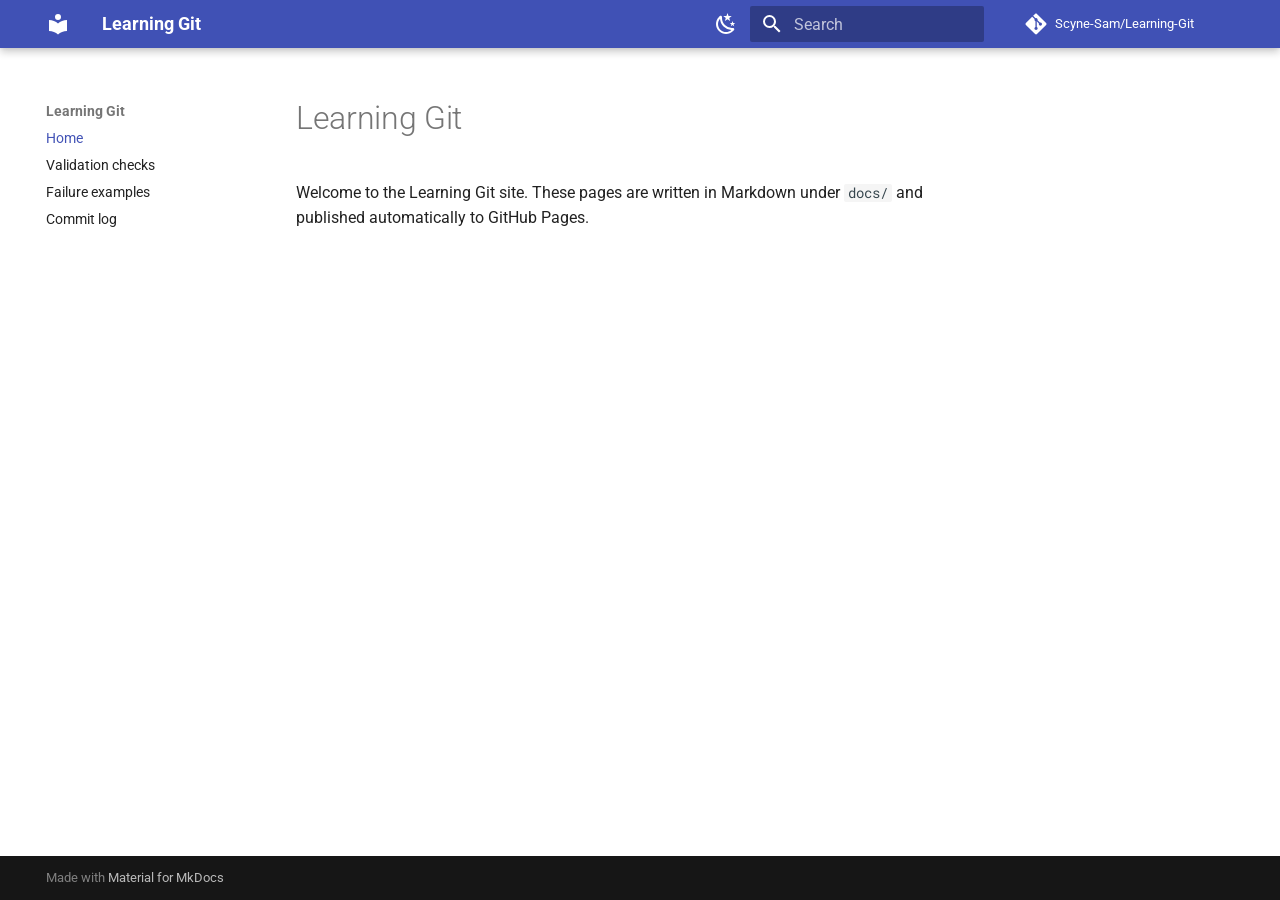
<file: index.html>
<!doctype html>
<html lang="en" class="no-js">
  <head>
    
      <meta charset="utf-8">
      <meta name="viewport" content="width=device-width,initial-scale=1">
      
        <meta name="description" content="Notes and exercises for learning Git">
      
      
      
        <link rel="canonical" href="https://scyne-sam.github.io/Learning-Git/">
      
      
      
        <link rel="next" href="validation/">
      
      
        
      
      
      <link rel="icon" href="assets/images/favicon.png">
      <meta name="generator" content="mkdocs-1.6.1, mkdocs-material-9.7.7">
    
    
      
        <title>Learning Git</title>
      
    
    
      <link rel="stylesheet" href="assets/stylesheets/main.ec1eaa64.min.css">
      
        
        <link rel="stylesheet" href="assets/stylesheets/palette.ab4e12ef.min.css">
      
      


    
    
      
    
    
      
        
        
        <link rel="preconnect" href="https://fonts.gstatic.com" crossorigin>
        <link rel="stylesheet" href="https://fonts.googleapis.com/css?family=Roboto:300,300i,400,400i,700,700i%7CRoboto+Mono:400,400i,700,700i&display=fallback">
        <style>:root{--md-text-font:"Roboto";--md-code-font:"Roboto Mono"}</style>
      
    
    
      <link rel="stylesheet" href="stylesheets/status.css">
    
    <script>__md_scope=new URL(".",location),__md_hash=e=>[...e].reduce(((e,_)=>(e<<5)-e+_.charCodeAt(0)),0),__md_get=(e,_=localStorage,t=__md_scope)=>JSON.parse(_.getItem(t.pathname+"."+e)),__md_set=(e,_,t=localStorage,a=__md_scope)=>{try{t.setItem(a.pathname+"."+e,JSON.stringify(_))}catch(e){}}</script>
    
      

    
    
  </head>
  
  
    
    
      
    
    
    
    
    <body dir="ltr" data-md-color-scheme="default" data-md-color-primary="indigo" data-md-color-accent="indigo">
  
    
    <input class="md-toggle" data-md-toggle="drawer" type="checkbox" id="__drawer" autocomplete="off">
    <input class="md-toggle" data-md-toggle="search" type="checkbox" id="__search" autocomplete="off">
    <label class="md-overlay" for="__drawer"></label>
    <div data-md-component="skip">
      
        
        <a href="#learning-git" class="md-skip">
          Skip to content
        </a>
      
    </div>
    <div data-md-component="announce">
      
    </div>
    
    
      

  

<header class="md-header md-header--shadow" data-md-component="header">
  <nav class="md-header__inner md-grid" aria-label="Header">
    <a href="." title="Learning Git" class="md-header__button md-logo" aria-label="Learning Git" data-md-component="logo">
      
  
  <svg xmlns="http://www.w3.org/2000/svg" viewBox="0 0 24 24"><path d="M12 8a3 3 0 0 0 3-3 3 3 0 0 0-3-3 3 3 0 0 0-3 3 3 3 0 0 0 3 3m0 3.54C9.64 9.35 6.5 8 3 8v11c3.5 0 6.64 1.35 9 3.54 2.36-2.19 5.5-3.54 9-3.54V8c-3.5 0-6.64 1.35-9 3.54"/></svg>

    </a>
    <label class="md-header__button md-icon" for="__drawer">
      
      <svg xmlns="http://www.w3.org/2000/svg" viewBox="0 0 24 24"><path d="M3 6h18v2H3zm0 5h18v2H3zm0 5h18v2H3z"/></svg>
    </label>
    <div class="md-header__title" data-md-component="header-title">
      <div class="md-header__ellipsis">
        <div class="md-header__topic">
          <span class="md-ellipsis">
            Learning Git
          </span>
        </div>
        <div class="md-header__topic" data-md-component="header-topic">
          <span class="md-ellipsis">
            
              Home
            
          </span>
        </div>
      </div>
    </div>
    
      
        <form class="md-header__option" data-md-component="palette">
  
    
    
    
    <input class="md-option" data-md-color-media="(prefers-color-scheme: light)" data-md-color-scheme="default" data-md-color-primary="indigo" data-md-color-accent="indigo"  aria-label="Switch to dark mode"  type="radio" name="__palette" id="__palette_0">
    
      <label class="md-header__button md-icon" title="Switch to dark mode" for="__palette_1" hidden>
        <svg xmlns="http://www.w3.org/2000/svg" viewBox="0 0 24 24"><path d="m17.75 4.09-2.53 1.94.91 3.06-2.63-1.81-2.63 1.81.91-3.06-2.53-1.94L12.44 4l1.06-3 1.06 3zm3.5 6.91-1.64 1.25.59 1.98-1.7-1.17-1.7 1.17.59-1.98L15.75 11l2.06-.05L18.5 9l.69 1.95zm-2.28 4.95c.83-.08 1.72 1.1 1.19 1.85-.32.45-.66.87-1.08 1.27C15.17 23 8.84 23 4.94 19.07c-3.91-3.9-3.91-10.24 0-14.14.4-.4.82-.76 1.27-1.08.75-.53 1.93.36 1.85 1.19-.27 2.86.69 5.83 2.89 8.02a9.96 9.96 0 0 0 8.02 2.89m-1.64 2.02a12.08 12.08 0 0 1-7.8-3.47c-2.17-2.19-3.33-5-3.49-7.82-2.81 3.14-2.7 7.96.31 10.98 3.02 3.01 7.84 3.12 10.98.31"/></svg>
      </label>
    
  
    
    
    
    <input class="md-option" data-md-color-media="(prefers-color-scheme: dark)" data-md-color-scheme="slate" data-md-color-primary="indigo" data-md-color-accent="indigo"  aria-label="Switch to light mode"  type="radio" name="__palette" id="__palette_1">
    
      <label class="md-header__button md-icon" title="Switch to light mode" for="__palette_0" hidden>
        <svg xmlns="http://www.w3.org/2000/svg" viewBox="0 0 24 24"><path d="M12 7a5 5 0 0 1 5 5 5 5 0 0 1-5 5 5 5 0 0 1-5-5 5 5 0 0 1 5-5m0 2a3 3 0 0 0-3 3 3 3 0 0 0 3 3 3 3 0 0 0 3-3 3 3 0 0 0-3-3m0-7 2.39 3.42C13.65 5.15 12.84 5 12 5s-1.65.15-2.39.42zM3.34 7l4.16-.35A7.2 7.2 0 0 0 5.94 8.5c-.44.74-.69 1.5-.83 2.29zm.02 10 1.76-3.77a7.131 7.131 0 0 0 2.38 4.14zM20.65 7l-1.77 3.79a7.02 7.02 0 0 0-2.38-4.15zm-.01 10-4.14.36c.59-.51 1.12-1.14 1.54-1.86.42-.73.69-1.5.83-2.29zM12 22l-2.41-3.44c.74.27 1.55.44 2.41.44.82 0 1.63-.17 2.37-.44z"/></svg>
      </label>
    
  
</form>
      
    
    
      <script>var palette=__md_get("__palette");if(palette&&palette.color){if("(prefers-color-scheme)"===palette.color.media){var media=matchMedia("(prefers-color-scheme: light)"),input=document.querySelector(media.matches?"[data-md-color-media='(prefers-color-scheme: light)']":"[data-md-color-media='(prefers-color-scheme: dark)']");palette.color.media=input.getAttribute("data-md-color-media"),palette.color.scheme=input.getAttribute("data-md-color-scheme"),palette.color.primary=input.getAttribute("data-md-color-primary"),palette.color.accent=input.getAttribute("data-md-color-accent")}for(var[key,value]of Object.entries(palette.color))document.body.setAttribute("data-md-color-"+key,value)}</script>
    
    
    
      
      
        <label class="md-header__button md-icon" for="__search">
          
          <svg xmlns="http://www.w3.org/2000/svg" viewBox="0 0 24 24"><path d="M9.5 3A6.5 6.5 0 0 1 16 9.5c0 1.61-.59 3.09-1.56 4.23l.27.27h.79l5 5-1.5 1.5-5-5v-.79l-.27-.27A6.52 6.52 0 0 1 9.5 16 6.5 6.5 0 0 1 3 9.5 6.5 6.5 0 0 1 9.5 3m0 2C7 5 5 7 5 9.5S7 14 9.5 14 14 12 14 9.5 12 5 9.5 5"/></svg>
        </label>
        <div class="md-search" data-md-component="search" role="dialog">
  <label class="md-search__overlay" for="__search"></label>
  <div class="md-search__inner" role="search">
    <form class="md-search__form" name="search">
      <input type="text" class="md-search__input" name="query" aria-label="Search" placeholder="Search" autocapitalize="off" autocorrect="off" autocomplete="off" spellcheck="false" data-md-component="search-query" required>
      <label class="md-search__icon md-icon" for="__search">
        
        <svg xmlns="http://www.w3.org/2000/svg" viewBox="0 0 24 24"><path d="M9.5 3A6.5 6.5 0 0 1 16 9.5c0 1.61-.59 3.09-1.56 4.23l.27.27h.79l5 5-1.5 1.5-5-5v-.79l-.27-.27A6.52 6.52 0 0 1 9.5 16 6.5 6.5 0 0 1 3 9.5 6.5 6.5 0 0 1 9.5 3m0 2C7 5 5 7 5 9.5S7 14 9.5 14 14 12 14 9.5 12 5 9.5 5"/></svg>
        
        <svg xmlns="http://www.w3.org/2000/svg" viewBox="0 0 24 24"><path d="M20 11v2H8l5.5 5.5-1.42 1.42L4.16 12l7.92-7.92L13.5 5.5 8 11z"/></svg>
      </label>
      <nav class="md-search__options" aria-label="Search">
        
        <button type="reset" class="md-search__icon md-icon" title="Clear" aria-label="Clear" tabindex="-1">
          
          <svg xmlns="http://www.w3.org/2000/svg" viewBox="0 0 24 24"><path d="M19 6.41 17.59 5 12 10.59 6.41 5 5 6.41 10.59 12 5 17.59 6.41 19 12 13.41 17.59 19 19 17.59 13.41 12z"/></svg>
        </button>
      </nav>
      
    </form>
    <div class="md-search__output">
      <div class="md-search__scrollwrap" tabindex="0" data-md-scrollfix>
        <div class="md-search-result" data-md-component="search-result">
          <div class="md-search-result__meta">
            Initializing search
          </div>
          <ol class="md-search-result__list" role="presentation"></ol>
        </div>
      </div>
    </div>
  </div>
</div>
      
    
    
      <div class="md-header__source">
        <a href="https://github.com/Scyne-Sam/Learning-Git" title="Go to repository" class="md-source" data-md-component="source">
  <div class="md-source__icon md-icon">
    
    <svg xmlns="http://www.w3.org/2000/svg" viewBox="0 0 448 512"><!--! Font Awesome Free 7.1.0 by @fontawesome - https://fontawesome.com License - https://fontawesome.com/license/free (Icons: CC BY 4.0, Fonts: SIL OFL 1.1, Code: MIT License) Copyright 2025 Fonticons, Inc.--><path d="M439.6 236.1 244 40.5c-5.4-5.5-12.8-8.5-20.4-8.5s-15 3-20.4 8.4L162.5 81l51.5 51.5c27.1-9.1 52.7 16.8 43.4 43.7l49.7 49.7c34.2-11.8 61.2 31 35.5 56.7-26.5 26.5-70.2-2.9-56-37.3L240.3 199v121.9c25.3 12.5 22.3 41.8 9.1 55-6.4 6.4-15.2 10.1-24.3 10.1s-17.8-3.6-24.3-10.1c-17.6-17.6-11.1-46.9 11.2-56v-123c-20.8-8.5-24.6-30.7-18.6-45L142.6 101 8.5 235.1C3 240.6 0 247.9 0 255.5s3 15 8.5 20.4l195.6 195.7c5.4 5.4 12.7 8.4 20.4 8.4s15-3 20.4-8.4l194.7-194.7c5.4-5.4 8.4-12.8 8.4-20.4s-3-15-8.4-20.4"/></svg>
  </div>
  <div class="md-source__repository">
    Scyne-Sam/Learning-Git
  </div>
</a>
      </div>
    
  </nav>
  
</header>
    
    <div class="md-container" data-md-component="container">
      
      
        
          
        
      
      <main class="md-main" data-md-component="main">
        <div class="md-main__inner md-grid">
          
            
              
              <div class="md-sidebar md-sidebar--primary" data-md-component="sidebar" data-md-type="navigation" >
                <div class="md-sidebar__scrollwrap">
                  <div class="md-sidebar__inner">
                    



<nav class="md-nav md-nav--primary" aria-label="Navigation" data-md-level="0">
  <label class="md-nav__title" for="__drawer">
    <a href="." title="Learning Git" class="md-nav__button md-logo" aria-label="Learning Git" data-md-component="logo">
      
  
  <svg xmlns="http://www.w3.org/2000/svg" viewBox="0 0 24 24"><path d="M12 8a3 3 0 0 0 3-3 3 3 0 0 0-3-3 3 3 0 0 0-3 3 3 3 0 0 0 3 3m0 3.54C9.64 9.35 6.5 8 3 8v11c3.5 0 6.64 1.35 9 3.54 2.36-2.19 5.5-3.54 9-3.54V8c-3.5 0-6.64 1.35-9 3.54"/></svg>

    </a>
    Learning Git
  </label>
  
    <div class="md-nav__source">
      <a href="https://github.com/Scyne-Sam/Learning-Git" title="Go to repository" class="md-source" data-md-component="source">
  <div class="md-source__icon md-icon">
    
    <svg xmlns="http://www.w3.org/2000/svg" viewBox="0 0 448 512"><!--! Font Awesome Free 7.1.0 by @fontawesome - https://fontawesome.com License - https://fontawesome.com/license/free (Icons: CC BY 4.0, Fonts: SIL OFL 1.1, Code: MIT License) Copyright 2025 Fonticons, Inc.--><path d="M439.6 236.1 244 40.5c-5.4-5.5-12.8-8.5-20.4-8.5s-15 3-20.4 8.4L162.5 81l51.5 51.5c27.1-9.1 52.7 16.8 43.4 43.7l49.7 49.7c34.2-11.8 61.2 31 35.5 56.7-26.5 26.5-70.2-2.9-56-37.3L240.3 199v121.9c25.3 12.5 22.3 41.8 9.1 55-6.4 6.4-15.2 10.1-24.3 10.1s-17.8-3.6-24.3-10.1c-17.6-17.6-11.1-46.9 11.2-56v-123c-20.8-8.5-24.6-30.7-18.6-45L142.6 101 8.5 235.1C3 240.6 0 247.9 0 255.5s3 15 8.5 20.4l195.6 195.7c5.4 5.4 12.7 8.4 20.4 8.4s15-3 20.4-8.4l194.7-194.7c5.4-5.4 8.4-12.8 8.4-20.4s-3-15-8.4-20.4"/></svg>
  </div>
  <div class="md-source__repository">
    Scyne-Sam/Learning-Git
  </div>
</a>
    </div>
  
  <ul class="md-nav__list" data-md-scrollfix>
    
      
      
  
  
    
  
  
  
    <li class="md-nav__item md-nav__item--active">
      
      <input class="md-nav__toggle md-toggle" type="checkbox" id="__toc">
      
      
        
      
      
      <a href="." class="md-nav__link md-nav__link--active">
        
  
  
  <span class="md-ellipsis">
    
  
    Home
  

    
  </span>
  
  

      </a>
      
    </li>
  

    
      
      
  
  
  
  
    <li class="md-nav__item">
      <a href="validation/" class="md-nav__link">
        
  
  
  <span class="md-ellipsis">
    
  
    Validation checks
  

    
  </span>
  
  

      </a>
    </li>
  

    
      
      
  
  
  
  
    <li class="md-nav__item">
      <a href="failures/" class="md-nav__link">
        
  
  
  <span class="md-ellipsis">
    
  
    Failure examples
  

    
  </span>
  
  

      </a>
    </li>
  

    
      
      
  
  
  
  
    <li class="md-nav__item">
      <a href="commits/" class="md-nav__link">
        
  
  
  <span class="md-ellipsis">
    
  
    Commit log
  

    
  </span>
  
  

      </a>
    </li>
  

    
  </ul>
</nav>
                  </div>
                </div>
              </div>
            
            
              
              <div class="md-sidebar md-sidebar--secondary" data-md-component="sidebar" data-md-type="toc" >
                <div class="md-sidebar__scrollwrap">
                  <div class="md-sidebar__inner">
                    

<nav class="md-nav md-nav--secondary" aria-label="Table of contents">
  
  
  
    
  
  
</nav>
                  </div>
                </div>
              </div>
            
          
          
            <div class="md-content" data-md-component="content">
              
              <article class="md-content__inner md-typeset">
                
                  


  
  


<h1 id="learning-git">Learning Git<a class="headerlink" href="#learning-git" title="Permanent link">&para;</a></h1>
<p>Welcome to the Learning Git site. These pages are written in Markdown under <code>docs/</code>
and published automatically to GitHub Pages.</p>












                
              </article>
            </div>
          
          
<script>var target=document.getElementById(location.hash.slice(1));target&&target.name&&(target.checked=target.name.startsWith("__tabbed_"))</script>
        </div>
        
          <button type="button" class="md-top md-icon" data-md-component="top" hidden>
  
  <svg xmlns="http://www.w3.org/2000/svg" viewBox="0 0 24 24"><path d="M13 20h-2V8l-5.5 5.5-1.42-1.42L12 4.16l7.92 7.92-1.42 1.42L13 8z"/></svg>
  Back to top
</button>
        
      </main>
      
        <footer class="md-footer">
  
  <div class="md-footer-meta md-typeset">
    <div class="md-footer-meta__inner md-grid">
      <div class="md-copyright">
  
  
    Made with
    <a href="https://squidfunk.github.io/mkdocs-material/" target="_blank" rel="noopener">
      Material for MkDocs
    </a>
  
</div>
      
    </div>
  </div>
</footer>
      
    </div>
    <div class="md-dialog" data-md-component="dialog">
      <div class="md-dialog__inner md-typeset"></div>
    </div>
    
    
    
      
      
      <script id="__config" type="application/json">{"annotate": null, "base": ".", "features": ["navigation.instant", "navigation.tracking", "navigation.top", "content.code.copy", "search.highlight"], "search": "assets/javascripts/workers/search.2c215733.min.js", "tags": null, "translations": {"clipboard.copied": "Copied to clipboard", "clipboard.copy": "Copy to clipboard", "search.result.more.one": "1 more on this page", "search.result.more.other": "# more on this page", "search.result.none": "No matching documents", "search.result.one": "1 matching document", "search.result.other": "# matching documents", "search.result.placeholder": "Type to start searching", "search.result.term.missing": "Missing", "select.version": "Select version"}, "version": null}</script>
    
    
      <script src="assets/javascripts/bundle.d7400e89.min.js"></script>
      
    
  </body>
</html>
</file>
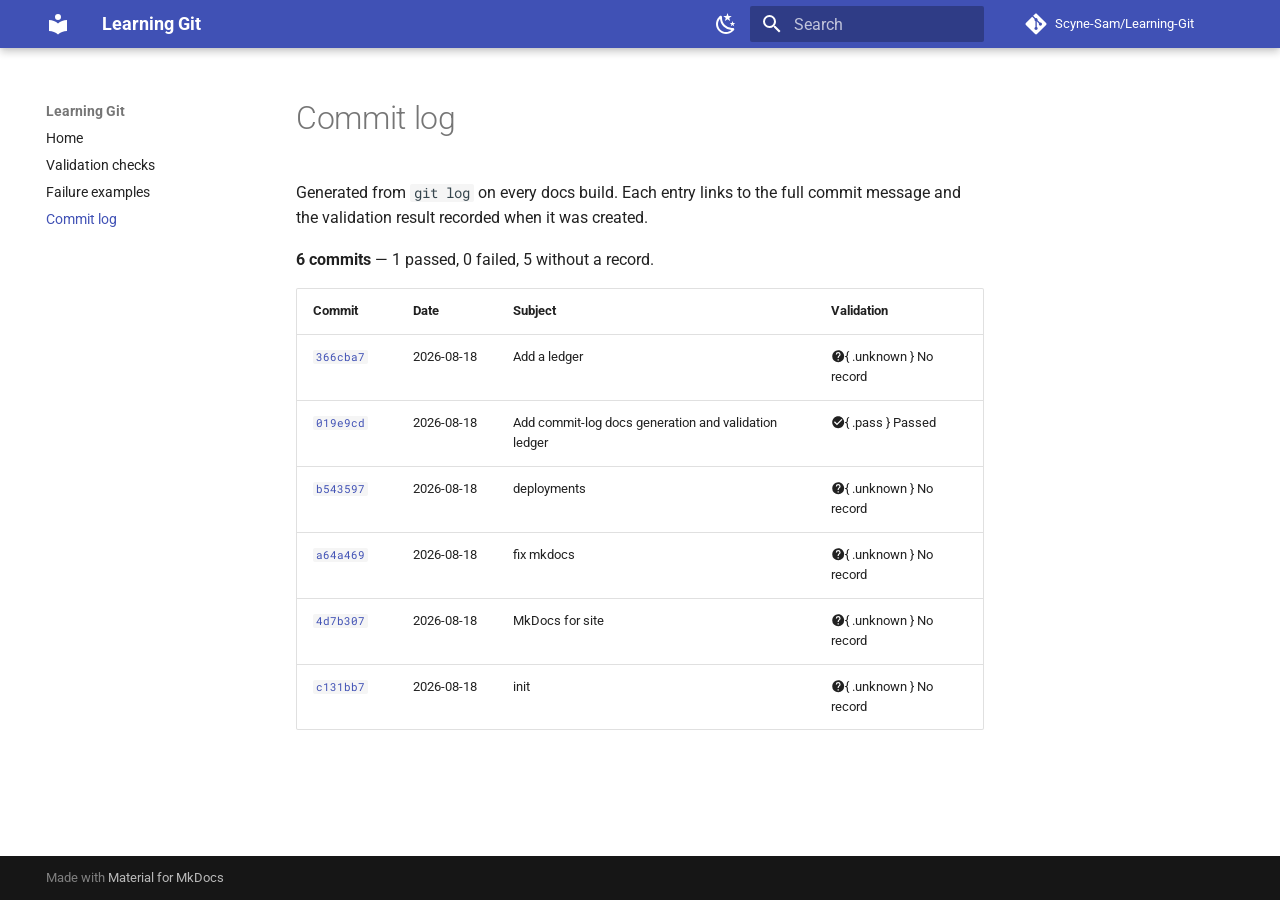
<file: commits/index.html>
<!doctype html>
<html lang="en" class="no-js">
  <head>
    
      <meta charset="utf-8">
      <meta name="viewport" content="width=device-width,initial-scale=1">
      
        <meta name="description" content="Notes and exercises for learning Git">
      
      
      
        <link rel="canonical" href="https://scyne-sam.github.io/Learning-Git/commits/">
      
      
        <link rel="prev" href="../failures/">
      
      
      
        
      
      
      <link rel="icon" href="../assets/images/favicon.png">
      <meta name="generator" content="mkdocs-1.6.1, mkdocs-material-9.7.7">
    
    
      
        <title>Commit log - Learning Git</title>
      
    
    
      <link rel="stylesheet" href="../assets/stylesheets/main.ec1eaa64.min.css">
      
        
        <link rel="stylesheet" href="../assets/stylesheets/palette.ab4e12ef.min.css">
      
      


    
    
      
    
    
      
        
        
        <link rel="preconnect" href="https://fonts.gstatic.com" crossorigin>
        <link rel="stylesheet" href="https://fonts.googleapis.com/css?family=Roboto:300,300i,400,400i,700,700i%7CRoboto+Mono:400,400i,700,700i&display=fallback">
        <style>:root{--md-text-font:"Roboto";--md-code-font:"Roboto Mono"}</style>
      
    
    
      <link rel="stylesheet" href="../stylesheets/status.css">
    
    <script>__md_scope=new URL("..",location),__md_hash=e=>[...e].reduce(((e,_)=>(e<<5)-e+_.charCodeAt(0)),0),__md_get=(e,_=localStorage,t=__md_scope)=>JSON.parse(_.getItem(t.pathname+"."+e)),__md_set=(e,_,t=localStorage,a=__md_scope)=>{try{t.setItem(a.pathname+"."+e,JSON.stringify(_))}catch(e){}}</script>
    
      

    
    
  </head>
  
  
    
    
      
    
    
    
    
    <body dir="ltr" data-md-color-scheme="default" data-md-color-primary="indigo" data-md-color-accent="indigo">
  
    
    <input class="md-toggle" data-md-toggle="drawer" type="checkbox" id="__drawer" autocomplete="off">
    <input class="md-toggle" data-md-toggle="search" type="checkbox" id="__search" autocomplete="off">
    <label class="md-overlay" for="__drawer"></label>
    <div data-md-component="skip">
      
        
        <a href="#commit-log" class="md-skip">
          Skip to content
        </a>
      
    </div>
    <div data-md-component="announce">
      
    </div>
    
    
      

  

<header class="md-header md-header--shadow" data-md-component="header">
  <nav class="md-header__inner md-grid" aria-label="Header">
    <a href=".." title="Learning Git" class="md-header__button md-logo" aria-label="Learning Git" data-md-component="logo">
      
  
  <svg xmlns="http://www.w3.org/2000/svg" viewBox="0 0 24 24"><path d="M12 8a3 3 0 0 0 3-3 3 3 0 0 0-3-3 3 3 0 0 0-3 3 3 3 0 0 0 3 3m0 3.54C9.64 9.35 6.5 8 3 8v11c3.5 0 6.64 1.35 9 3.54 2.36-2.19 5.5-3.54 9-3.54V8c-3.5 0-6.64 1.35-9 3.54"/></svg>

    </a>
    <label class="md-header__button md-icon" for="__drawer">
      
      <svg xmlns="http://www.w3.org/2000/svg" viewBox="0 0 24 24"><path d="M3 6h18v2H3zm0 5h18v2H3zm0 5h18v2H3z"/></svg>
    </label>
    <div class="md-header__title" data-md-component="header-title">
      <div class="md-header__ellipsis">
        <div class="md-header__topic">
          <span class="md-ellipsis">
            Learning Git
          </span>
        </div>
        <div class="md-header__topic" data-md-component="header-topic">
          <span class="md-ellipsis">
            
              Commit log
            
          </span>
        </div>
      </div>
    </div>
    
      
        <form class="md-header__option" data-md-component="palette">
  
    
    
    
    <input class="md-option" data-md-color-media="(prefers-color-scheme: light)" data-md-color-scheme="default" data-md-color-primary="indigo" data-md-color-accent="indigo"  aria-label="Switch to dark mode"  type="radio" name="__palette" id="__palette_0">
    
      <label class="md-header__button md-icon" title="Switch to dark mode" for="__palette_1" hidden>
        <svg xmlns="http://www.w3.org/2000/svg" viewBox="0 0 24 24"><path d="m17.75 4.09-2.53 1.94.91 3.06-2.63-1.81-2.63 1.81.91-3.06-2.53-1.94L12.44 4l1.06-3 1.06 3zm3.5 6.91-1.64 1.25.59 1.98-1.7-1.17-1.7 1.17.59-1.98L15.75 11l2.06-.05L18.5 9l.69 1.95zm-2.28 4.95c.83-.08 1.72 1.1 1.19 1.85-.32.45-.66.87-1.08 1.27C15.17 23 8.84 23 4.94 19.07c-3.91-3.9-3.91-10.24 0-14.14.4-.4.82-.76 1.27-1.08.75-.53 1.93.36 1.85 1.19-.27 2.86.69 5.83 2.89 8.02a9.96 9.96 0 0 0 8.02 2.89m-1.64 2.02a12.08 12.08 0 0 1-7.8-3.47c-2.17-2.19-3.33-5-3.49-7.82-2.81 3.14-2.7 7.96.31 10.98 3.02 3.01 7.84 3.12 10.98.31"/></svg>
      </label>
    
  
    
    
    
    <input class="md-option" data-md-color-media="(prefers-color-scheme: dark)" data-md-color-scheme="slate" data-md-color-primary="indigo" data-md-color-accent="indigo"  aria-label="Switch to light mode"  type="radio" name="__palette" id="__palette_1">
    
      <label class="md-header__button md-icon" title="Switch to light mode" for="__palette_0" hidden>
        <svg xmlns="http://www.w3.org/2000/svg" viewBox="0 0 24 24"><path d="M12 7a5 5 0 0 1 5 5 5 5 0 0 1-5 5 5 5 0 0 1-5-5 5 5 0 0 1 5-5m0 2a3 3 0 0 0-3 3 3 3 0 0 0 3 3 3 3 0 0 0 3-3 3 3 0 0 0-3-3m0-7 2.39 3.42C13.65 5.15 12.84 5 12 5s-1.65.15-2.39.42zM3.34 7l4.16-.35A7.2 7.2 0 0 0 5.94 8.5c-.44.74-.69 1.5-.83 2.29zm.02 10 1.76-3.77a7.131 7.131 0 0 0 2.38 4.14zM20.65 7l-1.77 3.79a7.02 7.02 0 0 0-2.38-4.15zm-.01 10-4.14.36c.59-.51 1.12-1.14 1.54-1.86.42-.73.69-1.5.83-2.29zM12 22l-2.41-3.44c.74.27 1.55.44 2.41.44.82 0 1.63-.17 2.37-.44z"/></svg>
      </label>
    
  
</form>
      
    
    
      <script>var palette=__md_get("__palette");if(palette&&palette.color){if("(prefers-color-scheme)"===palette.color.media){var media=matchMedia("(prefers-color-scheme: light)"),input=document.querySelector(media.matches?"[data-md-color-media='(prefers-color-scheme: light)']":"[data-md-color-media='(prefers-color-scheme: dark)']");palette.color.media=input.getAttribute("data-md-color-media"),palette.color.scheme=input.getAttribute("data-md-color-scheme"),palette.color.primary=input.getAttribute("data-md-color-primary"),palette.color.accent=input.getAttribute("data-md-color-accent")}for(var[key,value]of Object.entries(palette.color))document.body.setAttribute("data-md-color-"+key,value)}</script>
    
    
    
      
      
        <label class="md-header__button md-icon" for="__search">
          
          <svg xmlns="http://www.w3.org/2000/svg" viewBox="0 0 24 24"><path d="M9.5 3A6.5 6.5 0 0 1 16 9.5c0 1.61-.59 3.09-1.56 4.23l.27.27h.79l5 5-1.5 1.5-5-5v-.79l-.27-.27A6.52 6.52 0 0 1 9.5 16 6.5 6.5 0 0 1 3 9.5 6.5 6.5 0 0 1 9.5 3m0 2C7 5 5 7 5 9.5S7 14 9.5 14 14 12 14 9.5 12 5 9.5 5"/></svg>
        </label>
        <div class="md-search" data-md-component="search" role="dialog">
  <label class="md-search__overlay" for="__search"></label>
  <div class="md-search__inner" role="search">
    <form class="md-search__form" name="search">
      <input type="text" class="md-search__input" name="query" aria-label="Search" placeholder="Search" autocapitalize="off" autocorrect="off" autocomplete="off" spellcheck="false" data-md-component="search-query" required>
      <label class="md-search__icon md-icon" for="__search">
        
        <svg xmlns="http://www.w3.org/2000/svg" viewBox="0 0 24 24"><path d="M9.5 3A6.5 6.5 0 0 1 16 9.5c0 1.61-.59 3.09-1.56 4.23l.27.27h.79l5 5-1.5 1.5-5-5v-.79l-.27-.27A6.52 6.52 0 0 1 9.5 16 6.5 6.5 0 0 1 3 9.5 6.5 6.5 0 0 1 9.5 3m0 2C7 5 5 7 5 9.5S7 14 9.5 14 14 12 14 9.5 12 5 9.5 5"/></svg>
        
        <svg xmlns="http://www.w3.org/2000/svg" viewBox="0 0 24 24"><path d="M20 11v2H8l5.5 5.5-1.42 1.42L4.16 12l7.92-7.92L13.5 5.5 8 11z"/></svg>
      </label>
      <nav class="md-search__options" aria-label="Search">
        
        <button type="reset" class="md-search__icon md-icon" title="Clear" aria-label="Clear" tabindex="-1">
          
          <svg xmlns="http://www.w3.org/2000/svg" viewBox="0 0 24 24"><path d="M19 6.41 17.59 5 12 10.59 6.41 5 5 6.41 10.59 12 5 17.59 6.41 19 12 13.41 17.59 19 19 17.59 13.41 12z"/></svg>
        </button>
      </nav>
      
    </form>
    <div class="md-search__output">
      <div class="md-search__scrollwrap" tabindex="0" data-md-scrollfix>
        <div class="md-search-result" data-md-component="search-result">
          <div class="md-search-result__meta">
            Initializing search
          </div>
          <ol class="md-search-result__list" role="presentation"></ol>
        </div>
      </div>
    </div>
  </div>
</div>
      
    
    
      <div class="md-header__source">
        <a href="https://github.com/Scyne-Sam/Learning-Git" title="Go to repository" class="md-source" data-md-component="source">
  <div class="md-source__icon md-icon">
    
    <svg xmlns="http://www.w3.org/2000/svg" viewBox="0 0 448 512"><!--! Font Awesome Free 7.1.0 by @fontawesome - https://fontawesome.com License - https://fontawesome.com/license/free (Icons: CC BY 4.0, Fonts: SIL OFL 1.1, Code: MIT License) Copyright 2025 Fonticons, Inc.--><path d="M439.6 236.1 244 40.5c-5.4-5.5-12.8-8.5-20.4-8.5s-15 3-20.4 8.4L162.5 81l51.5 51.5c27.1-9.1 52.7 16.8 43.4 43.7l49.7 49.7c34.2-11.8 61.2 31 35.5 56.7-26.5 26.5-70.2-2.9-56-37.3L240.3 199v121.9c25.3 12.5 22.3 41.8 9.1 55-6.4 6.4-15.2 10.1-24.3 10.1s-17.8-3.6-24.3-10.1c-17.6-17.6-11.1-46.9 11.2-56v-123c-20.8-8.5-24.6-30.7-18.6-45L142.6 101 8.5 235.1C3 240.6 0 247.9 0 255.5s3 15 8.5 20.4l195.6 195.7c5.4 5.4 12.7 8.4 20.4 8.4s15-3 20.4-8.4l194.7-194.7c5.4-5.4 8.4-12.8 8.4-20.4s-3-15-8.4-20.4"/></svg>
  </div>
  <div class="md-source__repository">
    Scyne-Sam/Learning-Git
  </div>
</a>
      </div>
    
  </nav>
  
</header>
    
    <div class="md-container" data-md-component="container">
      
      
        
          
        
      
      <main class="md-main" data-md-component="main">
        <div class="md-main__inner md-grid">
          
            
              
              <div class="md-sidebar md-sidebar--primary" data-md-component="sidebar" data-md-type="navigation" >
                <div class="md-sidebar__scrollwrap">
                  <div class="md-sidebar__inner">
                    



<nav class="md-nav md-nav--primary" aria-label="Navigation" data-md-level="0">
  <label class="md-nav__title" for="__drawer">
    <a href=".." title="Learning Git" class="md-nav__button md-logo" aria-label="Learning Git" data-md-component="logo">
      
  
  <svg xmlns="http://www.w3.org/2000/svg" viewBox="0 0 24 24"><path d="M12 8a3 3 0 0 0 3-3 3 3 0 0 0-3-3 3 3 0 0 0-3 3 3 3 0 0 0 3 3m0 3.54C9.64 9.35 6.5 8 3 8v11c3.5 0 6.64 1.35 9 3.54 2.36-2.19 5.5-3.54 9-3.54V8c-3.5 0-6.64 1.35-9 3.54"/></svg>

    </a>
    Learning Git
  </label>
  
    <div class="md-nav__source">
      <a href="https://github.com/Scyne-Sam/Learning-Git" title="Go to repository" class="md-source" data-md-component="source">
  <div class="md-source__icon md-icon">
    
    <svg xmlns="http://www.w3.org/2000/svg" viewBox="0 0 448 512"><!--! Font Awesome Free 7.1.0 by @fontawesome - https://fontawesome.com License - https://fontawesome.com/license/free (Icons: CC BY 4.0, Fonts: SIL OFL 1.1, Code: MIT License) Copyright 2025 Fonticons, Inc.--><path d="M439.6 236.1 244 40.5c-5.4-5.5-12.8-8.5-20.4-8.5s-15 3-20.4 8.4L162.5 81l51.5 51.5c27.1-9.1 52.7 16.8 43.4 43.7l49.7 49.7c34.2-11.8 61.2 31 35.5 56.7-26.5 26.5-70.2-2.9-56-37.3L240.3 199v121.9c25.3 12.5 22.3 41.8 9.1 55-6.4 6.4-15.2 10.1-24.3 10.1s-17.8-3.6-24.3-10.1c-17.6-17.6-11.1-46.9 11.2-56v-123c-20.8-8.5-24.6-30.7-18.6-45L142.6 101 8.5 235.1C3 240.6 0 247.9 0 255.5s3 15 8.5 20.4l195.6 195.7c5.4 5.4 12.7 8.4 20.4 8.4s15-3 20.4-8.4l194.7-194.7c5.4-5.4 8.4-12.8 8.4-20.4s-3-15-8.4-20.4"/></svg>
  </div>
  <div class="md-source__repository">
    Scyne-Sam/Learning-Git
  </div>
</a>
    </div>
  
  <ul class="md-nav__list" data-md-scrollfix>
    
      
      
  
  
  
  
    <li class="md-nav__item">
      <a href=".." class="md-nav__link">
        
  
  
  <span class="md-ellipsis">
    
  
    Home
  

    
  </span>
  
  

      </a>
    </li>
  

    
      
      
  
  
  
  
    <li class="md-nav__item">
      <a href="../validation/" class="md-nav__link">
        
  
  
  <span class="md-ellipsis">
    
  
    Validation checks
  

    
  </span>
  
  

      </a>
    </li>
  

    
      
      
  
  
  
  
    <li class="md-nav__item">
      <a href="../failures/" class="md-nav__link">
        
  
  
  <span class="md-ellipsis">
    
  
    Failure examples
  

    
  </span>
  
  

      </a>
    </li>
  

    
      
      
  
  
    
  
  
  
    <li class="md-nav__item md-nav__item--active">
      
      <input class="md-nav__toggle md-toggle" type="checkbox" id="__toc">
      
      
        
      
      
      <a href="./" class="md-nav__link md-nav__link--active">
        
  
  
  <span class="md-ellipsis">
    
  
    Commit log
  

    
  </span>
  
  

      </a>
      
    </li>
  

    
  </ul>
</nav>
                  </div>
                </div>
              </div>
            
            
              
              <div class="md-sidebar md-sidebar--secondary" data-md-component="sidebar" data-md-type="toc" >
                <div class="md-sidebar__scrollwrap">
                  <div class="md-sidebar__inner">
                    

<nav class="md-nav md-nav--secondary" aria-label="Table of contents">
  
  
  
    
  
  
</nav>
                  </div>
                </div>
              </div>
            
          
          
            <div class="md-content" data-md-component="content">
              
              <article class="md-content__inner md-typeset">
                
                  


  
  


<h1 id="commit-log">Commit log<a class="headerlink" href="#commit-log" title="Permanent link">&para;</a></h1>
<p>Generated from <code>git log</code> on every docs build. Each entry links to the full
commit message and the validation result recorded when it was created.</p>
<p><strong>6 commits</strong> — 1 passed, 0 failed, 5 without a record.</p>
<table>
<thead>
<tr>
<th>Commit</th>
<th>Date</th>
<th>Subject</th>
<th>Validation</th>
</tr>
</thead>
<tbody>
<tr>
<td><a href="366cba7/"><code>366cba7</code></a></td>
<td>2026-08-18</td>
<td>Add a ledger</td>
<td><span class="twemoji"><svg xmlns="http://www.w3.org/2000/svg" viewBox="0 0 24 24"><path d="m15.07 11.25-.9.92C13.45 12.89 13 13.5 13 15h-2v-.5c0-1.11.45-2.11 1.17-2.83l1.24-1.26c.37-.36.59-.86.59-1.41a2 2 0 0 0-2-2 2 2 0 0 0-2 2H8a4 4 0 0 1 4-4 4 4 0 0 1 4 4 3.2 3.2 0 0 1-.93 2.25M13 19h-2v-2h2M12 2A10 10 0 0 0 2 12a10 10 0 0 0 10 10 10 10 0 0 0 10-10c0-5.53-4.5-10-10-10"/></svg></span>{ .unknown } No record</td>
</tr>
<tr>
<td><a href="019e9cd/"><code>019e9cd</code></a></td>
<td>2026-08-18</td>
<td>Add commit-log docs generation and validation ledger</td>
<td><span class="twemoji"><svg xmlns="http://www.w3.org/2000/svg" viewBox="0 0 24 24"><path d="M12 2C6.5 2 2 6.5 2 12s4.5 10 10 10 10-4.5 10-10S17.5 2 12 2m-2 15-5-5 1.41-1.41L10 14.17l7.59-7.59L19 8z"/></svg></span>{ .pass } Passed</td>
</tr>
<tr>
<td><a href="b543597/"><code>b543597</code></a></td>
<td>2026-08-18</td>
<td>deployments</td>
<td><span class="twemoji"><svg xmlns="http://www.w3.org/2000/svg" viewBox="0 0 24 24"><path d="m15.07 11.25-.9.92C13.45 12.89 13 13.5 13 15h-2v-.5c0-1.11.45-2.11 1.17-2.83l1.24-1.26c.37-.36.59-.86.59-1.41a2 2 0 0 0-2-2 2 2 0 0 0-2 2H8a4 4 0 0 1 4-4 4 4 0 0 1 4 4 3.2 3.2 0 0 1-.93 2.25M13 19h-2v-2h2M12 2A10 10 0 0 0 2 12a10 10 0 0 0 10 10 10 10 0 0 0 10-10c0-5.53-4.5-10-10-10"/></svg></span>{ .unknown } No record</td>
</tr>
<tr>
<td><a href="a64a469/"><code>a64a469</code></a></td>
<td>2026-08-18</td>
<td>fix mkdocs</td>
<td><span class="twemoji"><svg xmlns="http://www.w3.org/2000/svg" viewBox="0 0 24 24"><path d="m15.07 11.25-.9.92C13.45 12.89 13 13.5 13 15h-2v-.5c0-1.11.45-2.11 1.17-2.83l1.24-1.26c.37-.36.59-.86.59-1.41a2 2 0 0 0-2-2 2 2 0 0 0-2 2H8a4 4 0 0 1 4-4 4 4 0 0 1 4 4 3.2 3.2 0 0 1-.93 2.25M13 19h-2v-2h2M12 2A10 10 0 0 0 2 12a10 10 0 0 0 10 10 10 10 0 0 0 10-10c0-5.53-4.5-10-10-10"/></svg></span>{ .unknown } No record</td>
</tr>
<tr>
<td><a href="4d7b307/"><code>4d7b307</code></a></td>
<td>2026-08-18</td>
<td>MkDocs for site</td>
<td><span class="twemoji"><svg xmlns="http://www.w3.org/2000/svg" viewBox="0 0 24 24"><path d="m15.07 11.25-.9.92C13.45 12.89 13 13.5 13 15h-2v-.5c0-1.11.45-2.11 1.17-2.83l1.24-1.26c.37-.36.59-.86.59-1.41a2 2 0 0 0-2-2 2 2 0 0 0-2 2H8a4 4 0 0 1 4-4 4 4 0 0 1 4 4 3.2 3.2 0 0 1-.93 2.25M13 19h-2v-2h2M12 2A10 10 0 0 0 2 12a10 10 0 0 0 10 10 10 10 0 0 0 10-10c0-5.53-4.5-10-10-10"/></svg></span>{ .unknown } No record</td>
</tr>
<tr>
<td><a href="c131bb7/"><code>c131bb7</code></a></td>
<td>2026-08-18</td>
<td>init</td>
<td><span class="twemoji"><svg xmlns="http://www.w3.org/2000/svg" viewBox="0 0 24 24"><path d="m15.07 11.25-.9.92C13.45 12.89 13 13.5 13 15h-2v-.5c0-1.11.45-2.11 1.17-2.83l1.24-1.26c.37-.36.59-.86.59-1.41a2 2 0 0 0-2-2 2 2 0 0 0-2 2H8a4 4 0 0 1 4-4 4 4 0 0 1 4 4 3.2 3.2 0 0 1-.93 2.25M13 19h-2v-2h2M12 2A10 10 0 0 0 2 12a10 10 0 0 0 10 10 10 10 0 0 0 10-10c0-5.53-4.5-10-10-10"/></svg></span>{ .unknown } No record</td>
</tr>
</tbody>
</table>












                
              </article>
            </div>
          
          
<script>var target=document.getElementById(location.hash.slice(1));target&&target.name&&(target.checked=target.name.startsWith("__tabbed_"))</script>
        </div>
        
          <button type="button" class="md-top md-icon" data-md-component="top" hidden>
  
  <svg xmlns="http://www.w3.org/2000/svg" viewBox="0 0 24 24"><path d="M13 20h-2V8l-5.5 5.5-1.42-1.42L12 4.16l7.92 7.92-1.42 1.42L13 8z"/></svg>
  Back to top
</button>
        
      </main>
      
        <footer class="md-footer">
  
  <div class="md-footer-meta md-typeset">
    <div class="md-footer-meta__inner md-grid">
      <div class="md-copyright">
  
  
    Made with
    <a href="https://squidfunk.github.io/mkdocs-material/" target="_blank" rel="noopener">
      Material for MkDocs
    </a>
  
</div>
      
    </div>
  </div>
</footer>
      
    </div>
    <div class="md-dialog" data-md-component="dialog">
      <div class="md-dialog__inner md-typeset"></div>
    </div>
    
    
    
      
      
      <script id="__config" type="application/json">{"annotate": null, "base": "..", "features": ["navigation.instant", "navigation.tracking", "navigation.top", "content.code.copy", "search.highlight"], "search": "../assets/javascripts/workers/search.2c215733.min.js", "tags": null, "translations": {"clipboard.copied": "Copied to clipboard", "clipboard.copy": "Copy to clipboard", "search.result.more.one": "1 more on this page", "search.result.more.other": "# more on this page", "search.result.none": "No matching documents", "search.result.one": "1 matching document", "search.result.other": "# matching documents", "search.result.placeholder": "Type to start searching", "search.result.term.missing": "Missing", "select.version": "Select version"}, "version": null}</script>
    
    
      <script src="../assets/javascripts/bundle.d7400e89.min.js"></script>
      
    
  </body>
</html>
</file>
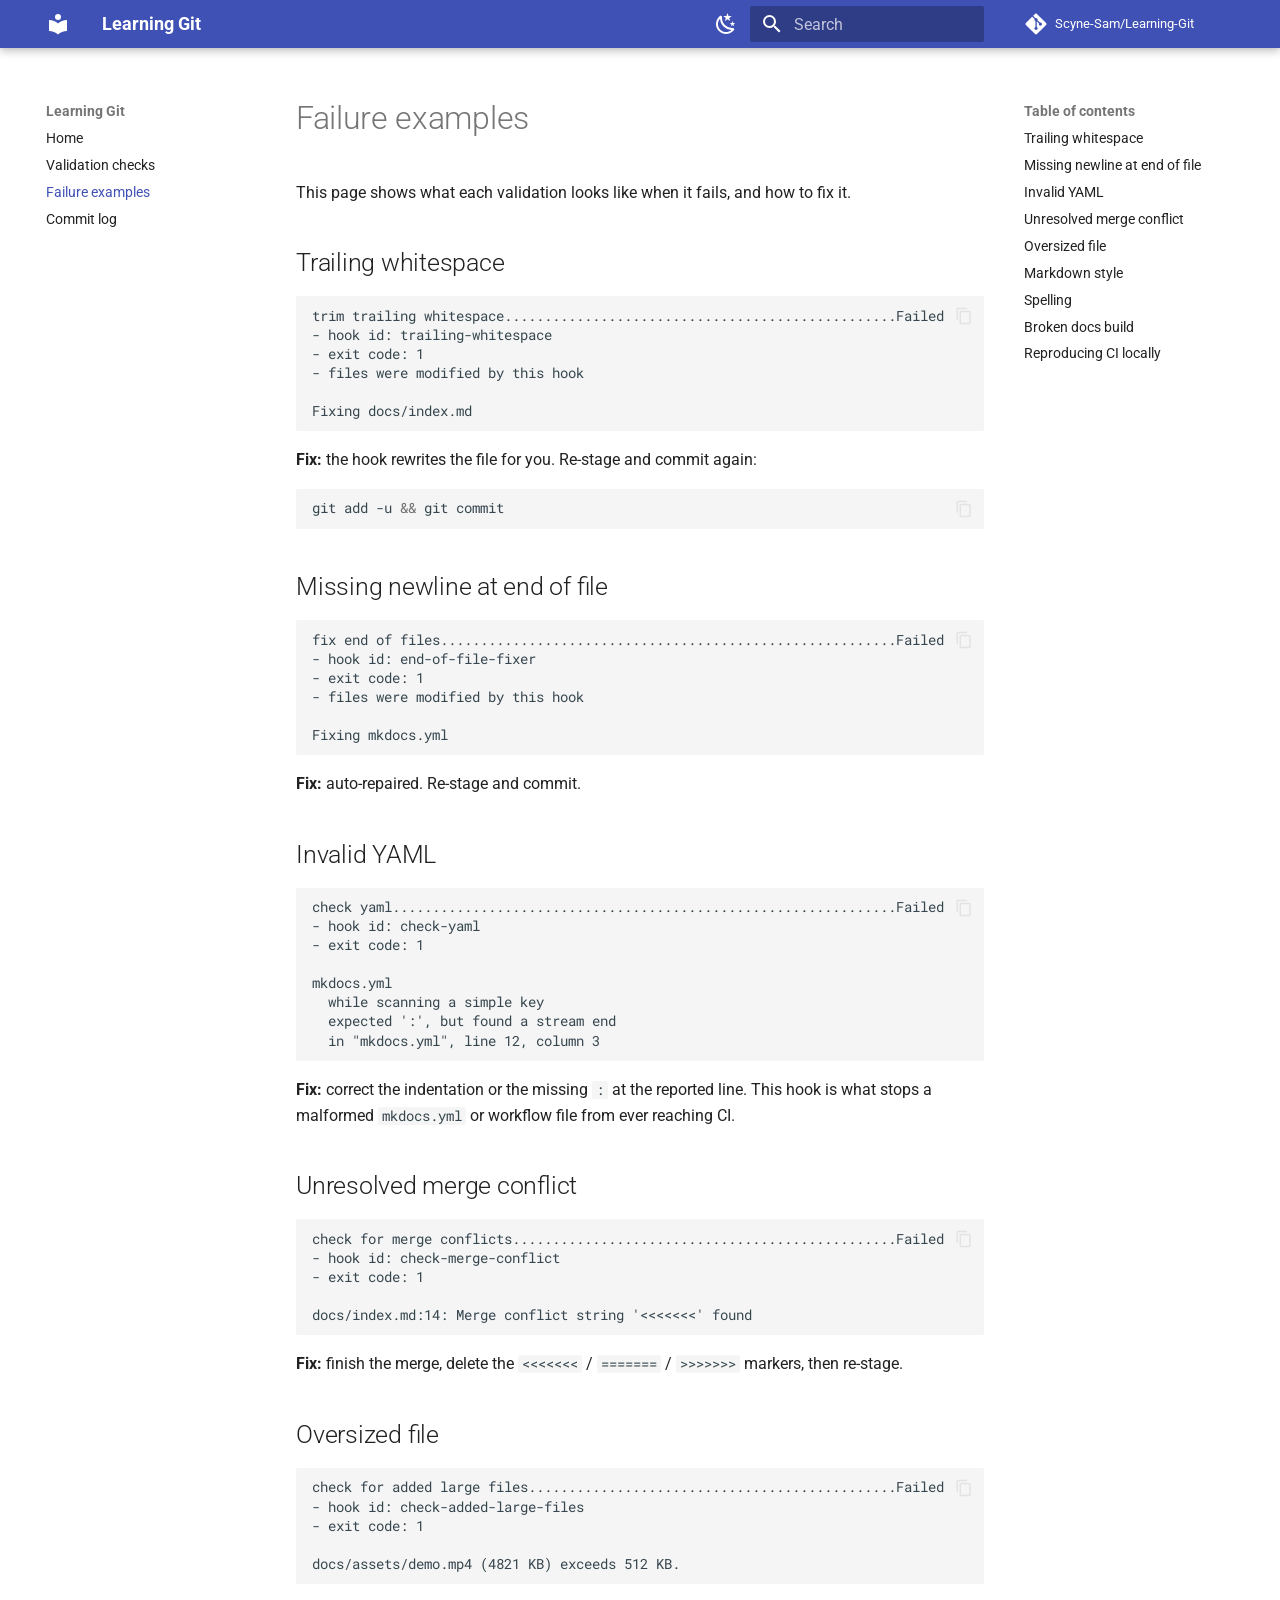
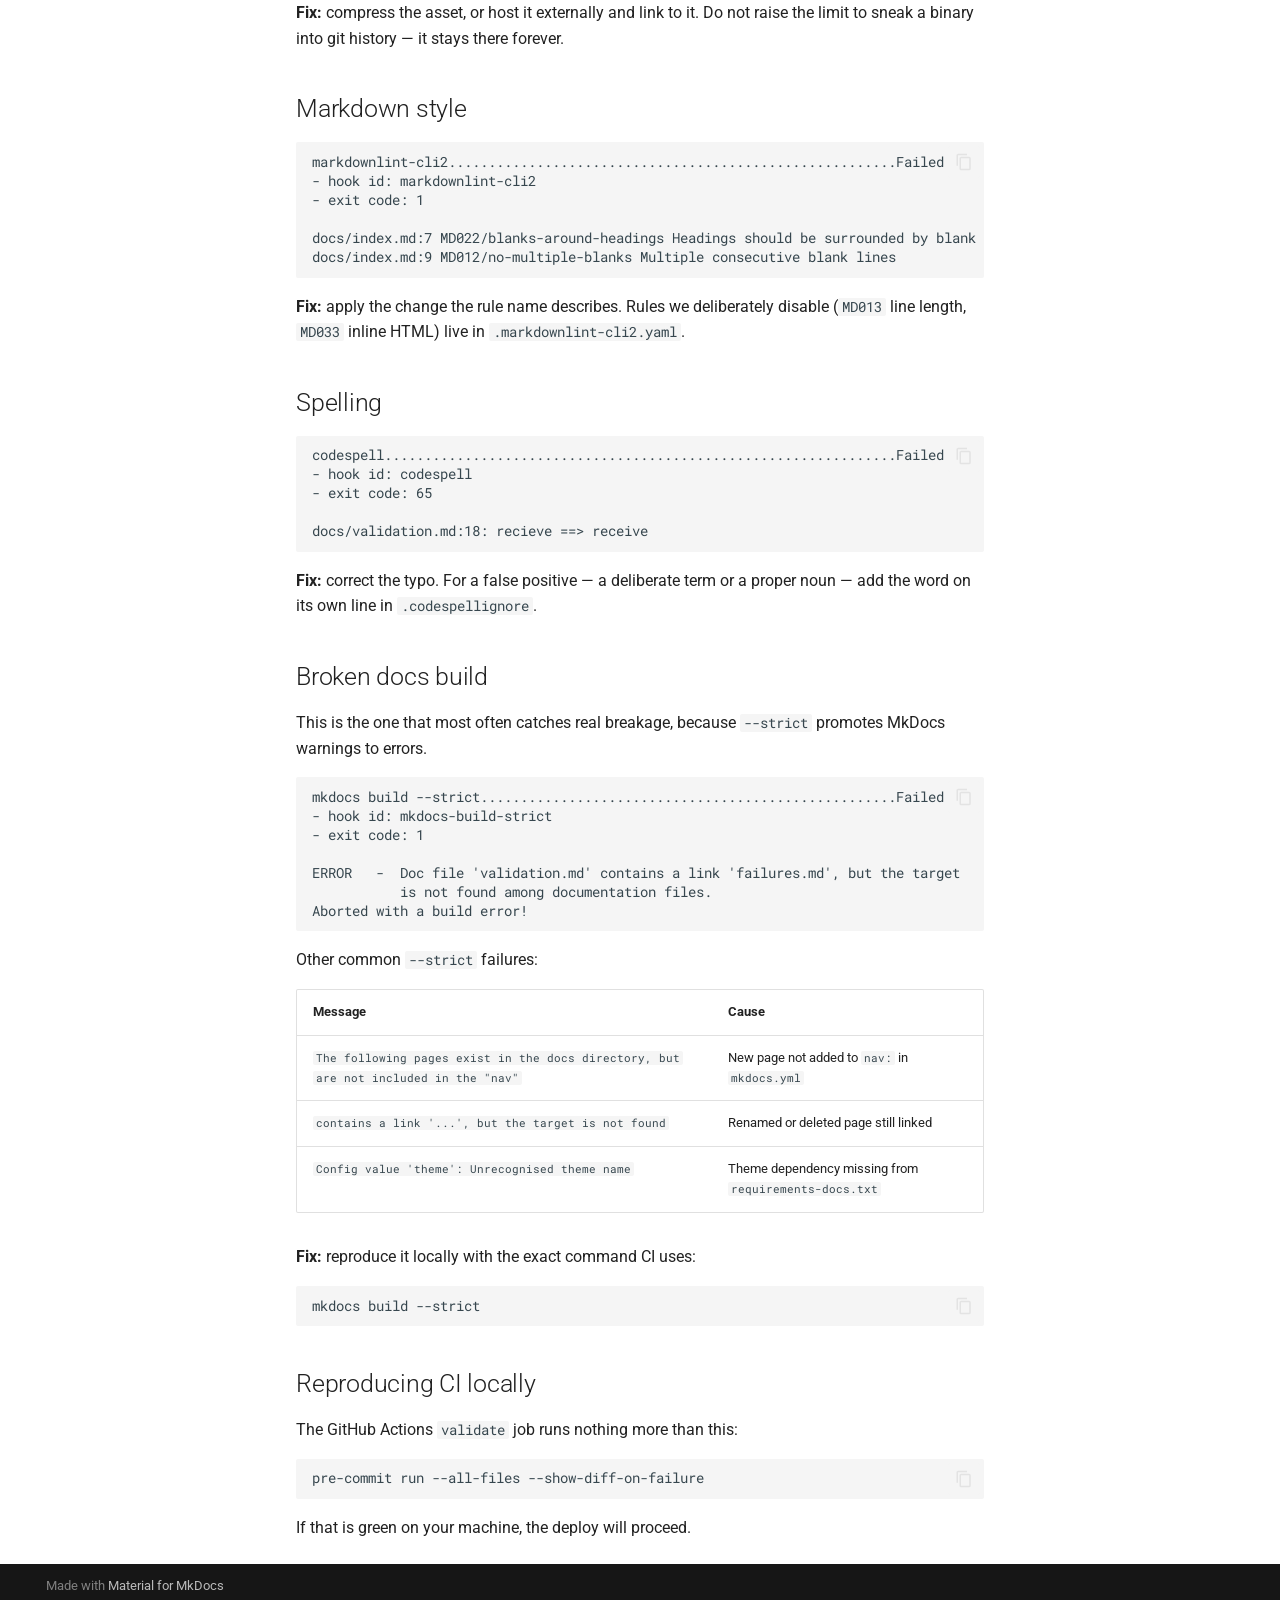
<file: failures/index.html>
<!doctype html>
<html lang="en" class="no-js">
  <head>
    
      <meta charset="utf-8">
      <meta name="viewport" content="width=device-width,initial-scale=1">
      
        <meta name="description" content="Notes and exercises for learning Git">
      
      
      
        <link rel="canonical" href="https://scyne-sam.github.io/Learning-Git/failures/">
      
      
        <link rel="prev" href="../validation/">
      
      
        <link rel="next" href="../commits/">
      
      
        
      
      
      <link rel="icon" href="../assets/images/favicon.png">
      <meta name="generator" content="mkdocs-1.6.1, mkdocs-material-9.7.7">
    
    
      
        <title>Failure examples - Learning Git</title>
      
    
    
      <link rel="stylesheet" href="../assets/stylesheets/main.ec1eaa64.min.css">
      
        
        <link rel="stylesheet" href="../assets/stylesheets/palette.ab4e12ef.min.css">
      
      


    
    
      
    
    
      
        
        
        <link rel="preconnect" href="https://fonts.gstatic.com" crossorigin>
        <link rel="stylesheet" href="https://fonts.googleapis.com/css?family=Roboto:300,300i,400,400i,700,700i%7CRoboto+Mono:400,400i,700,700i&display=fallback">
        <style>:root{--md-text-font:"Roboto";--md-code-font:"Roboto Mono"}</style>
      
    
    
      <link rel="stylesheet" href="../stylesheets/status.css">
    
    <script>__md_scope=new URL("..",location),__md_hash=e=>[...e].reduce(((e,_)=>(e<<5)-e+_.charCodeAt(0)),0),__md_get=(e,_=localStorage,t=__md_scope)=>JSON.parse(_.getItem(t.pathname+"."+e)),__md_set=(e,_,t=localStorage,a=__md_scope)=>{try{t.setItem(a.pathname+"."+e,JSON.stringify(_))}catch(e){}}</script>
    
      

    
    
  </head>
  
  
    
    
      
    
    
    
    
    <body dir="ltr" data-md-color-scheme="default" data-md-color-primary="indigo" data-md-color-accent="indigo">
  
    
    <input class="md-toggle" data-md-toggle="drawer" type="checkbox" id="__drawer" autocomplete="off">
    <input class="md-toggle" data-md-toggle="search" type="checkbox" id="__search" autocomplete="off">
    <label class="md-overlay" for="__drawer"></label>
    <div data-md-component="skip">
      
        
        <a href="#failure-examples" class="md-skip">
          Skip to content
        </a>
      
    </div>
    <div data-md-component="announce">
      
    </div>
    
    
      

  

<header class="md-header md-header--shadow" data-md-component="header">
  <nav class="md-header__inner md-grid" aria-label="Header">
    <a href=".." title="Learning Git" class="md-header__button md-logo" aria-label="Learning Git" data-md-component="logo">
      
  
  <svg xmlns="http://www.w3.org/2000/svg" viewBox="0 0 24 24"><path d="M12 8a3 3 0 0 0 3-3 3 3 0 0 0-3-3 3 3 0 0 0-3 3 3 3 0 0 0 3 3m0 3.54C9.64 9.35 6.5 8 3 8v11c3.5 0 6.64 1.35 9 3.54 2.36-2.19 5.5-3.54 9-3.54V8c-3.5 0-6.64 1.35-9 3.54"/></svg>

    </a>
    <label class="md-header__button md-icon" for="__drawer">
      
      <svg xmlns="http://www.w3.org/2000/svg" viewBox="0 0 24 24"><path d="M3 6h18v2H3zm0 5h18v2H3zm0 5h18v2H3z"/></svg>
    </label>
    <div class="md-header__title" data-md-component="header-title">
      <div class="md-header__ellipsis">
        <div class="md-header__topic">
          <span class="md-ellipsis">
            Learning Git
          </span>
        </div>
        <div class="md-header__topic" data-md-component="header-topic">
          <span class="md-ellipsis">
            
              Failure examples
            
          </span>
        </div>
      </div>
    </div>
    
      
        <form class="md-header__option" data-md-component="palette">
  
    
    
    
    <input class="md-option" data-md-color-media="(prefers-color-scheme: light)" data-md-color-scheme="default" data-md-color-primary="indigo" data-md-color-accent="indigo"  aria-label="Switch to dark mode"  type="radio" name="__palette" id="__palette_0">
    
      <label class="md-header__button md-icon" title="Switch to dark mode" for="__palette_1" hidden>
        <svg xmlns="http://www.w3.org/2000/svg" viewBox="0 0 24 24"><path d="m17.75 4.09-2.53 1.94.91 3.06-2.63-1.81-2.63 1.81.91-3.06-2.53-1.94L12.44 4l1.06-3 1.06 3zm3.5 6.91-1.64 1.25.59 1.98-1.7-1.17-1.7 1.17.59-1.98L15.75 11l2.06-.05L18.5 9l.69 1.95zm-2.28 4.95c.83-.08 1.72 1.1 1.19 1.85-.32.45-.66.87-1.08 1.27C15.17 23 8.84 23 4.94 19.07c-3.91-3.9-3.91-10.24 0-14.14.4-.4.82-.76 1.27-1.08.75-.53 1.93.36 1.85 1.19-.27 2.86.69 5.83 2.89 8.02a9.96 9.96 0 0 0 8.02 2.89m-1.64 2.02a12.08 12.08 0 0 1-7.8-3.47c-2.17-2.19-3.33-5-3.49-7.82-2.81 3.14-2.7 7.96.31 10.98 3.02 3.01 7.84 3.12 10.98.31"/></svg>
      </label>
    
  
    
    
    
    <input class="md-option" data-md-color-media="(prefers-color-scheme: dark)" data-md-color-scheme="slate" data-md-color-primary="indigo" data-md-color-accent="indigo"  aria-label="Switch to light mode"  type="radio" name="__palette" id="__palette_1">
    
      <label class="md-header__button md-icon" title="Switch to light mode" for="__palette_0" hidden>
        <svg xmlns="http://www.w3.org/2000/svg" viewBox="0 0 24 24"><path d="M12 7a5 5 0 0 1 5 5 5 5 0 0 1-5 5 5 5 0 0 1-5-5 5 5 0 0 1 5-5m0 2a3 3 0 0 0-3 3 3 3 0 0 0 3 3 3 3 0 0 0 3-3 3 3 0 0 0-3-3m0-7 2.39 3.42C13.65 5.15 12.84 5 12 5s-1.65.15-2.39.42zM3.34 7l4.16-.35A7.2 7.2 0 0 0 5.94 8.5c-.44.74-.69 1.5-.83 2.29zm.02 10 1.76-3.77a7.131 7.131 0 0 0 2.38 4.14zM20.65 7l-1.77 3.79a7.02 7.02 0 0 0-2.38-4.15zm-.01 10-4.14.36c.59-.51 1.12-1.14 1.54-1.86.42-.73.69-1.5.83-2.29zM12 22l-2.41-3.44c.74.27 1.55.44 2.41.44.82 0 1.63-.17 2.37-.44z"/></svg>
      </label>
    
  
</form>
      
    
    
      <script>var palette=__md_get("__palette");if(palette&&palette.color){if("(prefers-color-scheme)"===palette.color.media){var media=matchMedia("(prefers-color-scheme: light)"),input=document.querySelector(media.matches?"[data-md-color-media='(prefers-color-scheme: light)']":"[data-md-color-media='(prefers-color-scheme: dark)']");palette.color.media=input.getAttribute("data-md-color-media"),palette.color.scheme=input.getAttribute("data-md-color-scheme"),palette.color.primary=input.getAttribute("data-md-color-primary"),palette.color.accent=input.getAttribute("data-md-color-accent")}for(var[key,value]of Object.entries(palette.color))document.body.setAttribute("data-md-color-"+key,value)}</script>
    
    
    
      
      
        <label class="md-header__button md-icon" for="__search">
          
          <svg xmlns="http://www.w3.org/2000/svg" viewBox="0 0 24 24"><path d="M9.5 3A6.5 6.5 0 0 1 16 9.5c0 1.61-.59 3.09-1.56 4.23l.27.27h.79l5 5-1.5 1.5-5-5v-.79l-.27-.27A6.52 6.52 0 0 1 9.5 16 6.5 6.5 0 0 1 3 9.5 6.5 6.5 0 0 1 9.5 3m0 2C7 5 5 7 5 9.5S7 14 9.5 14 14 12 14 9.5 12 5 9.5 5"/></svg>
        </label>
        <div class="md-search" data-md-component="search" role="dialog">
  <label class="md-search__overlay" for="__search"></label>
  <div class="md-search__inner" role="search">
    <form class="md-search__form" name="search">
      <input type="text" class="md-search__input" name="query" aria-label="Search" placeholder="Search" autocapitalize="off" autocorrect="off" autocomplete="off" spellcheck="false" data-md-component="search-query" required>
      <label class="md-search__icon md-icon" for="__search">
        
        <svg xmlns="http://www.w3.org/2000/svg" viewBox="0 0 24 24"><path d="M9.5 3A6.5 6.5 0 0 1 16 9.5c0 1.61-.59 3.09-1.56 4.23l.27.27h.79l5 5-1.5 1.5-5-5v-.79l-.27-.27A6.52 6.52 0 0 1 9.5 16 6.5 6.5 0 0 1 3 9.5 6.5 6.5 0 0 1 9.5 3m0 2C7 5 5 7 5 9.5S7 14 9.5 14 14 12 14 9.5 12 5 9.5 5"/></svg>
        
        <svg xmlns="http://www.w3.org/2000/svg" viewBox="0 0 24 24"><path d="M20 11v2H8l5.5 5.5-1.42 1.42L4.16 12l7.92-7.92L13.5 5.5 8 11z"/></svg>
      </label>
      <nav class="md-search__options" aria-label="Search">
        
        <button type="reset" class="md-search__icon md-icon" title="Clear" aria-label="Clear" tabindex="-1">
          
          <svg xmlns="http://www.w3.org/2000/svg" viewBox="0 0 24 24"><path d="M19 6.41 17.59 5 12 10.59 6.41 5 5 6.41 10.59 12 5 17.59 6.41 19 12 13.41 17.59 19 19 17.59 13.41 12z"/></svg>
        </button>
      </nav>
      
    </form>
    <div class="md-search__output">
      <div class="md-search__scrollwrap" tabindex="0" data-md-scrollfix>
        <div class="md-search-result" data-md-component="search-result">
          <div class="md-search-result__meta">
            Initializing search
          </div>
          <ol class="md-search-result__list" role="presentation"></ol>
        </div>
      </div>
    </div>
  </div>
</div>
      
    
    
      <div class="md-header__source">
        <a href="https://github.com/Scyne-Sam/Learning-Git" title="Go to repository" class="md-source" data-md-component="source">
  <div class="md-source__icon md-icon">
    
    <svg xmlns="http://www.w3.org/2000/svg" viewBox="0 0 448 512"><!--! Font Awesome Free 7.1.0 by @fontawesome - https://fontawesome.com License - https://fontawesome.com/license/free (Icons: CC BY 4.0, Fonts: SIL OFL 1.1, Code: MIT License) Copyright 2025 Fonticons, Inc.--><path d="M439.6 236.1 244 40.5c-5.4-5.5-12.8-8.5-20.4-8.5s-15 3-20.4 8.4L162.5 81l51.5 51.5c27.1-9.1 52.7 16.8 43.4 43.7l49.7 49.7c34.2-11.8 61.2 31 35.5 56.7-26.5 26.5-70.2-2.9-56-37.3L240.3 199v121.9c25.3 12.5 22.3 41.8 9.1 55-6.4 6.4-15.2 10.1-24.3 10.1s-17.8-3.6-24.3-10.1c-17.6-17.6-11.1-46.9 11.2-56v-123c-20.8-8.5-24.6-30.7-18.6-45L142.6 101 8.5 235.1C3 240.6 0 247.9 0 255.5s3 15 8.5 20.4l195.6 195.7c5.4 5.4 12.7 8.4 20.4 8.4s15-3 20.4-8.4l194.7-194.7c5.4-5.4 8.4-12.8 8.4-20.4s-3-15-8.4-20.4"/></svg>
  </div>
  <div class="md-source__repository">
    Scyne-Sam/Learning-Git
  </div>
</a>
      </div>
    
  </nav>
  
</header>
    
    <div class="md-container" data-md-component="container">
      
      
        
          
        
      
      <main class="md-main" data-md-component="main">
        <div class="md-main__inner md-grid">
          
            
              
              <div class="md-sidebar md-sidebar--primary" data-md-component="sidebar" data-md-type="navigation" >
                <div class="md-sidebar__scrollwrap">
                  <div class="md-sidebar__inner">
                    



<nav class="md-nav md-nav--primary" aria-label="Navigation" data-md-level="0">
  <label class="md-nav__title" for="__drawer">
    <a href=".." title="Learning Git" class="md-nav__button md-logo" aria-label="Learning Git" data-md-component="logo">
      
  
  <svg xmlns="http://www.w3.org/2000/svg" viewBox="0 0 24 24"><path d="M12 8a3 3 0 0 0 3-3 3 3 0 0 0-3-3 3 3 0 0 0-3 3 3 3 0 0 0 3 3m0 3.54C9.64 9.35 6.5 8 3 8v11c3.5 0 6.64 1.35 9 3.54 2.36-2.19 5.5-3.54 9-3.54V8c-3.5 0-6.64 1.35-9 3.54"/></svg>

    </a>
    Learning Git
  </label>
  
    <div class="md-nav__source">
      <a href="https://github.com/Scyne-Sam/Learning-Git" title="Go to repository" class="md-source" data-md-component="source">
  <div class="md-source__icon md-icon">
    
    <svg xmlns="http://www.w3.org/2000/svg" viewBox="0 0 448 512"><!--! Font Awesome Free 7.1.0 by @fontawesome - https://fontawesome.com License - https://fontawesome.com/license/free (Icons: CC BY 4.0, Fonts: SIL OFL 1.1, Code: MIT License) Copyright 2025 Fonticons, Inc.--><path d="M439.6 236.1 244 40.5c-5.4-5.5-12.8-8.5-20.4-8.5s-15 3-20.4 8.4L162.5 81l51.5 51.5c27.1-9.1 52.7 16.8 43.4 43.7l49.7 49.7c34.2-11.8 61.2 31 35.5 56.7-26.5 26.5-70.2-2.9-56-37.3L240.3 199v121.9c25.3 12.5 22.3 41.8 9.1 55-6.4 6.4-15.2 10.1-24.3 10.1s-17.8-3.6-24.3-10.1c-17.6-17.6-11.1-46.9 11.2-56v-123c-20.8-8.5-24.6-30.7-18.6-45L142.6 101 8.5 235.1C3 240.6 0 247.9 0 255.5s3 15 8.5 20.4l195.6 195.7c5.4 5.4 12.7 8.4 20.4 8.4s15-3 20.4-8.4l194.7-194.7c5.4-5.4 8.4-12.8 8.4-20.4s-3-15-8.4-20.4"/></svg>
  </div>
  <div class="md-source__repository">
    Scyne-Sam/Learning-Git
  </div>
</a>
    </div>
  
  <ul class="md-nav__list" data-md-scrollfix>
    
      
      
  
  
  
  
    <li class="md-nav__item">
      <a href=".." class="md-nav__link">
        
  
  
  <span class="md-ellipsis">
    
  
    Home
  

    
  </span>
  
  

      </a>
    </li>
  

    
      
      
  
  
  
  
    <li class="md-nav__item">
      <a href="../validation/" class="md-nav__link">
        
  
  
  <span class="md-ellipsis">
    
  
    Validation checks
  

    
  </span>
  
  

      </a>
    </li>
  

    
      
      
  
  
    
  
  
  
    <li class="md-nav__item md-nav__item--active">
      
      <input class="md-nav__toggle md-toggle" type="checkbox" id="__toc">
      
      
        
      
      
        <label class="md-nav__link md-nav__link--active" for="__toc">
          
  
  
  <span class="md-ellipsis">
    
  
    Failure examples
  

    
  </span>
  
  

          <span class="md-nav__icon md-icon"></span>
        </label>
      
      <a href="./" class="md-nav__link md-nav__link--active">
        
  
  
  <span class="md-ellipsis">
    
  
    Failure examples
  

    
  </span>
  
  

      </a>
      
        

<nav class="md-nav md-nav--secondary" aria-label="Table of contents">
  
  
  
    
  
  
    <label class="md-nav__title" for="__toc">
      <span class="md-nav__icon md-icon"></span>
      Table of contents
    </label>
    <ul class="md-nav__list" data-md-component="toc" data-md-scrollfix>
      
        <li class="md-nav__item">
  <a href="#trailing-whitespace" class="md-nav__link">
    <span class="md-ellipsis">
      
        Trailing whitespace
      
    </span>
  </a>
  
</li>
      
        <li class="md-nav__item">
  <a href="#missing-newline-at-end-of-file" class="md-nav__link">
    <span class="md-ellipsis">
      
        Missing newline at end of file
      
    </span>
  </a>
  
</li>
      
        <li class="md-nav__item">
  <a href="#invalid-yaml" class="md-nav__link">
    <span class="md-ellipsis">
      
        Invalid YAML
      
    </span>
  </a>
  
</li>
      
        <li class="md-nav__item">
  <a href="#unresolved-merge-conflict" class="md-nav__link">
    <span class="md-ellipsis">
      
        Unresolved merge conflict
      
    </span>
  </a>
  
</li>
      
        <li class="md-nav__item">
  <a href="#oversized-file" class="md-nav__link">
    <span class="md-ellipsis">
      
        Oversized file
      
    </span>
  </a>
  
</li>
      
        <li class="md-nav__item">
  <a href="#markdown-style" class="md-nav__link">
    <span class="md-ellipsis">
      
        Markdown style
      
    </span>
  </a>
  
</li>
      
        <li class="md-nav__item">
  <a href="#spelling" class="md-nav__link">
    <span class="md-ellipsis">
      
        Spelling
      
    </span>
  </a>
  
</li>
      
        <li class="md-nav__item">
  <a href="#broken-docs-build" class="md-nav__link">
    <span class="md-ellipsis">
      
        Broken docs build
      
    </span>
  </a>
  
</li>
      
        <li class="md-nav__item">
  <a href="#reproducing-ci-locally" class="md-nav__link">
    <span class="md-ellipsis">
      
        Reproducing CI locally
      
    </span>
  </a>
  
</li>
      
    </ul>
  
</nav>
      
    </li>
  

    
      
      
  
  
  
  
    <li class="md-nav__item">
      <a href="../commits/" class="md-nav__link">
        
  
  
  <span class="md-ellipsis">
    
  
    Commit log
  

    
  </span>
  
  

      </a>
    </li>
  

    
  </ul>
</nav>
                  </div>
                </div>
              </div>
            
            
              
              <div class="md-sidebar md-sidebar--secondary" data-md-component="sidebar" data-md-type="toc" >
                <div class="md-sidebar__scrollwrap">
                  <div class="md-sidebar__inner">
                    

<nav class="md-nav md-nav--secondary" aria-label="Table of contents">
  
  
  
    
  
  
    <label class="md-nav__title" for="__toc">
      <span class="md-nav__icon md-icon"></span>
      Table of contents
    </label>
    <ul class="md-nav__list" data-md-component="toc" data-md-scrollfix>
      
        <li class="md-nav__item">
  <a href="#trailing-whitespace" class="md-nav__link">
    <span class="md-ellipsis">
      
        Trailing whitespace
      
    </span>
  </a>
  
</li>
      
        <li class="md-nav__item">
  <a href="#missing-newline-at-end-of-file" class="md-nav__link">
    <span class="md-ellipsis">
      
        Missing newline at end of file
      
    </span>
  </a>
  
</li>
      
        <li class="md-nav__item">
  <a href="#invalid-yaml" class="md-nav__link">
    <span class="md-ellipsis">
      
        Invalid YAML
      
    </span>
  </a>
  
</li>
      
        <li class="md-nav__item">
  <a href="#unresolved-merge-conflict" class="md-nav__link">
    <span class="md-ellipsis">
      
        Unresolved merge conflict
      
    </span>
  </a>
  
</li>
      
        <li class="md-nav__item">
  <a href="#oversized-file" class="md-nav__link">
    <span class="md-ellipsis">
      
        Oversized file
      
    </span>
  </a>
  
</li>
      
        <li class="md-nav__item">
  <a href="#markdown-style" class="md-nav__link">
    <span class="md-ellipsis">
      
        Markdown style
      
    </span>
  </a>
  
</li>
      
        <li class="md-nav__item">
  <a href="#spelling" class="md-nav__link">
    <span class="md-ellipsis">
      
        Spelling
      
    </span>
  </a>
  
</li>
      
        <li class="md-nav__item">
  <a href="#broken-docs-build" class="md-nav__link">
    <span class="md-ellipsis">
      
        Broken docs build
      
    </span>
  </a>
  
</li>
      
        <li class="md-nav__item">
  <a href="#reproducing-ci-locally" class="md-nav__link">
    <span class="md-ellipsis">
      
        Reproducing CI locally
      
    </span>
  </a>
  
</li>
      
    </ul>
  
</nav>
                  </div>
                </div>
              </div>
            
          
          
            <div class="md-content" data-md-component="content">
              
              <article class="md-content__inner md-typeset">
                
                  


  
  


<h1 id="failure-examples">Failure examples<a class="headerlink" href="#failure-examples" title="Permanent link">&para;</a></h1>
<p>This page shows what each validation looks like when it fails, and how to fix it.</p>
<h2 id="trailing-whitespace">Trailing whitespace<a class="headerlink" href="#trailing-whitespace" title="Permanent link">&para;</a></h2>
<div class="highlight"><pre><span></span><code>trim trailing whitespace.................................................Failed
- hook id: trailing-whitespace
- exit code: 1
- files were modified by this hook

Fixing docs/index.md
</code></pre></div>
<p><strong>Fix:</strong> the hook rewrites the file for you. Re-stage and commit again:</p>
<div class="highlight"><pre><span></span><code>git<span class="w"> </span>add<span class="w"> </span>-u<span class="w"> </span><span class="o">&amp;&amp;</span><span class="w"> </span>git<span class="w"> </span>commit
</code></pre></div>
<h2 id="missing-newline-at-end-of-file">Missing newline at end of file<a class="headerlink" href="#missing-newline-at-end-of-file" title="Permanent link">&para;</a></h2>
<div class="highlight"><pre><span></span><code>fix end of files.........................................................Failed
- hook id: end-of-file-fixer
- exit code: 1
- files were modified by this hook

Fixing mkdocs.yml
</code></pre></div>
<p><strong>Fix:</strong> auto-repaired. Re-stage and commit.</p>
<h2 id="invalid-yaml">Invalid YAML<a class="headerlink" href="#invalid-yaml" title="Permanent link">&para;</a></h2>
<div class="highlight"><pre><span></span><code>check yaml...............................................................Failed
- hook id: check-yaml
- exit code: 1

mkdocs.yml
  while scanning a simple key
  expected ':', but found a stream end
  in "mkdocs.yml", line 12, column 3
</code></pre></div>
<p><strong>Fix:</strong> correct the indentation or the missing <code>:</code> at the reported line. This hook is
what stops a malformed <code>mkdocs.yml</code> or workflow file from ever reaching CI.</p>
<h2 id="unresolved-merge-conflict">Unresolved merge conflict<a class="headerlink" href="#unresolved-merge-conflict" title="Permanent link">&para;</a></h2>
<div class="highlight"><pre><span></span><code>check for merge conflicts................................................Failed
- hook id: check-merge-conflict
- exit code: 1

docs/index.md:14: Merge conflict string '&lt;&lt;&lt;&lt;&lt;&lt;&lt;' found
</code></pre></div>
<p><strong>Fix:</strong> finish the merge, delete the <code>&lt;&lt;&lt;&lt;&lt;&lt;&lt;</code> / <code>=======</code> / <code>&gt;&gt;&gt;&gt;&gt;&gt;&gt;</code> markers, then
re-stage.</p>
<h2 id="oversized-file">Oversized file<a class="headerlink" href="#oversized-file" title="Permanent link">&para;</a></h2>
<div class="highlight"><pre><span></span><code>check for added large files..............................................Failed
- hook id: check-added-large-files
- exit code: 1

docs/assets/demo.mp4 (4821 KB) exceeds 512 KB.
</code></pre></div>
<p><strong>Fix:</strong> compress the asset, or host it externally and link to it. Do not raise the
limit to sneak a binary into git history — it stays there forever.</p>
<h2 id="markdown-style">Markdown style<a class="headerlink" href="#markdown-style" title="Permanent link">&para;</a></h2>
<div class="highlight"><pre><span></span><code>markdownlint-cli2........................................................Failed
- hook id: markdownlint-cli2
- exit code: 1

docs/index.md:7 MD022/blanks-around-headings Headings should be surrounded by blank lines
docs/index.md:9 MD012/no-multiple-blanks Multiple consecutive blank lines
</code></pre></div>
<p><strong>Fix:</strong> apply the change the rule name describes. Rules we deliberately disable
(<code>MD013</code> line length, <code>MD033</code> inline HTML) live in <code>.markdownlint-cli2.yaml</code>.</p>
<h2 id="spelling">Spelling<a class="headerlink" href="#spelling" title="Permanent link">&para;</a></h2>
<div class="highlight"><pre><span></span><code>codespell................................................................Failed
- hook id: codespell
- exit code: 65

docs/validation.md:18: recieve ==&gt; receive
</code></pre></div>
<p><strong>Fix:</strong> correct the typo. For a false positive — a deliberate term or a proper noun —
add the word on its own line in <code>.codespellignore</code>.</p>
<h2 id="broken-docs-build">Broken docs build<a class="headerlink" href="#broken-docs-build" title="Permanent link">&para;</a></h2>
<p>This is the one that most often catches real breakage, because <code>--strict</code> promotes
MkDocs warnings to errors.</p>
<div class="highlight"><pre><span></span><code>mkdocs build --strict....................................................Failed
- hook id: mkdocs-build-strict
- exit code: 1

ERROR   -  Doc file 'validation.md' contains a link 'failures.md', but the target
           is not found among documentation files.
Aborted with a build error!
</code></pre></div>
<p>Other common <code>--strict</code> failures:</p>
<table>
<thead>
<tr>
<th>Message</th>
<th>Cause</th>
</tr>
</thead>
<tbody>
<tr>
<td><code>The following pages exist in the docs directory, but are not included in the "nav"</code></td>
<td>New page not added to <code>nav:</code> in <code>mkdocs.yml</code></td>
</tr>
<tr>
<td><code>contains a link '...', but the target is not found</code></td>
<td>Renamed or deleted page still linked</td>
</tr>
<tr>
<td><code>Config value 'theme': Unrecognised theme name</code></td>
<td>Theme dependency missing from <code>requirements-docs.txt</code></td>
</tr>
</tbody>
</table>
<p><strong>Fix:</strong> reproduce it locally with the exact command CI uses:</p>
<div class="highlight"><pre><span></span><code>mkdocs<span class="w"> </span>build<span class="w"> </span>--strict
</code></pre></div>
<h2 id="reproducing-ci-locally">Reproducing CI locally<a class="headerlink" href="#reproducing-ci-locally" title="Permanent link">&para;</a></h2>
<p>The GitHub Actions <code>validate</code> job runs nothing more than this:</p>
<div class="highlight"><pre><span></span><code>pre-commit<span class="w"> </span>run<span class="w"> </span>--all-files<span class="w"> </span>--show-diff-on-failure
</code></pre></div>
<p>If that is green on your machine, the deploy will proceed.</p>












                
              </article>
            </div>
          
          
<script>var target=document.getElementById(location.hash.slice(1));target&&target.name&&(target.checked=target.name.startsWith("__tabbed_"))</script>
        </div>
        
          <button type="button" class="md-top md-icon" data-md-component="top" hidden>
  
  <svg xmlns="http://www.w3.org/2000/svg" viewBox="0 0 24 24"><path d="M13 20h-2V8l-5.5 5.5-1.42-1.42L12 4.16l7.92 7.92-1.42 1.42L13 8z"/></svg>
  Back to top
</button>
        
      </main>
      
        <footer class="md-footer">
  
  <div class="md-footer-meta md-typeset">
    <div class="md-footer-meta__inner md-grid">
      <div class="md-copyright">
  
  
    Made with
    <a href="https://squidfunk.github.io/mkdocs-material/" target="_blank" rel="noopener">
      Material for MkDocs
    </a>
  
</div>
      
    </div>
  </div>
</footer>
      
    </div>
    <div class="md-dialog" data-md-component="dialog">
      <div class="md-dialog__inner md-typeset"></div>
    </div>
    
    
    
      
      
      <script id="__config" type="application/json">{"annotate": null, "base": "..", "features": ["navigation.instant", "navigation.tracking", "navigation.top", "content.code.copy", "search.highlight"], "search": "../assets/javascripts/workers/search.2c215733.min.js", "tags": null, "translations": {"clipboard.copied": "Copied to clipboard", "clipboard.copy": "Copy to clipboard", "search.result.more.one": "1 more on this page", "search.result.more.other": "# more on this page", "search.result.none": "No matching documents", "search.result.one": "1 matching document", "search.result.other": "# matching documents", "search.result.placeholder": "Type to start searching", "search.result.term.missing": "Missing", "select.version": "Select version"}, "version": null}</script>
    
    
      <script src="../assets/javascripts/bundle.d7400e89.min.js"></script>
      
    
  </body>
</html>
</file>
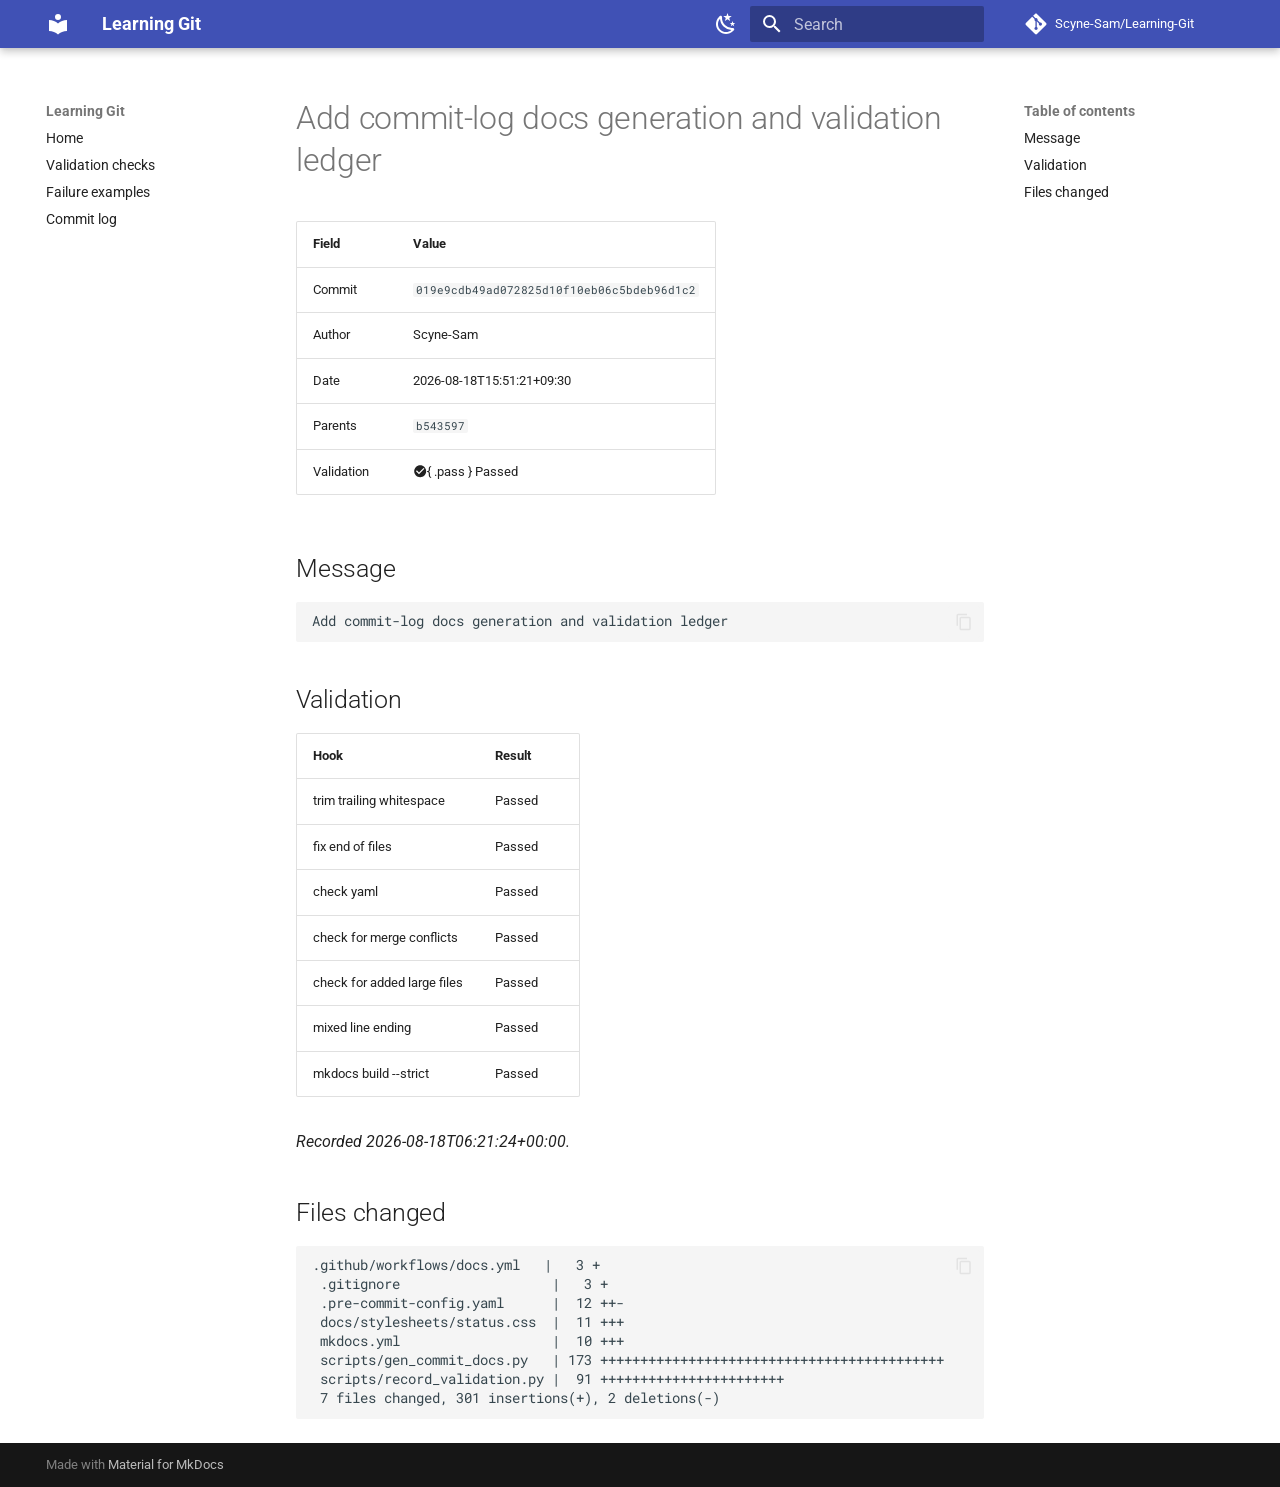
<file: commits/019e9cd/index.html>
<!doctype html>
<html lang="en" class="no-js">
  <head>
    
      <meta charset="utf-8">
      <meta name="viewport" content="width=device-width,initial-scale=1">
      
        <meta name="description" content="Notes and exercises for learning Git">
      
      
      
        <link rel="canonical" href="https://scyne-sam.github.io/Learning-Git/commits/019e9cd/">
      
      
      
      
        
      
      
      <link rel="icon" href="../../assets/images/favicon.png">
      <meta name="generator" content="mkdocs-1.6.1, mkdocs-material-9.7.7">
    
    
      
        <title>Add commit-log docs generation and validation ledger - Learning Git</title>
      
    
    
      <link rel="stylesheet" href="../../assets/stylesheets/main.ec1eaa64.min.css">
      
        
        <link rel="stylesheet" href="../../assets/stylesheets/palette.ab4e12ef.min.css">
      
      


    
    
      
    
    
      
        
        
        <link rel="preconnect" href="https://fonts.gstatic.com" crossorigin>
        <link rel="stylesheet" href="https://fonts.googleapis.com/css?family=Roboto:300,300i,400,400i,700,700i%7CRoboto+Mono:400,400i,700,700i&display=fallback">
        <style>:root{--md-text-font:"Roboto";--md-code-font:"Roboto Mono"}</style>
      
    
    
      <link rel="stylesheet" href="../../stylesheets/status.css">
    
    <script>__md_scope=new URL("../..",location),__md_hash=e=>[...e].reduce(((e,_)=>(e<<5)-e+_.charCodeAt(0)),0),__md_get=(e,_=localStorage,t=__md_scope)=>JSON.parse(_.getItem(t.pathname+"."+e)),__md_set=(e,_,t=localStorage,a=__md_scope)=>{try{t.setItem(a.pathname+"."+e,JSON.stringify(_))}catch(e){}}</script>
    
      

    
    
  </head>
  
  
    
    
      
    
    
    
    
    <body dir="ltr" data-md-color-scheme="default" data-md-color-primary="indigo" data-md-color-accent="indigo">
  
    
    <input class="md-toggle" data-md-toggle="drawer" type="checkbox" id="__drawer" autocomplete="off">
    <input class="md-toggle" data-md-toggle="search" type="checkbox" id="__search" autocomplete="off">
    <label class="md-overlay" for="__drawer"></label>
    <div data-md-component="skip">
      
        
        <a href="#add-commit-log-docs-generation-and-validation-ledger" class="md-skip">
          Skip to content
        </a>
      
    </div>
    <div data-md-component="announce">
      
    </div>
    
    
      

  

<header class="md-header md-header--shadow" data-md-component="header">
  <nav class="md-header__inner md-grid" aria-label="Header">
    <a href="../.." title="Learning Git" class="md-header__button md-logo" aria-label="Learning Git" data-md-component="logo">
      
  
  <svg xmlns="http://www.w3.org/2000/svg" viewBox="0 0 24 24"><path d="M12 8a3 3 0 0 0 3-3 3 3 0 0 0-3-3 3 3 0 0 0-3 3 3 3 0 0 0 3 3m0 3.54C9.64 9.35 6.5 8 3 8v11c3.5 0 6.64 1.35 9 3.54 2.36-2.19 5.5-3.54 9-3.54V8c-3.5 0-6.64 1.35-9 3.54"/></svg>

    </a>
    <label class="md-header__button md-icon" for="__drawer">
      
      <svg xmlns="http://www.w3.org/2000/svg" viewBox="0 0 24 24"><path d="M3 6h18v2H3zm0 5h18v2H3zm0 5h18v2H3z"/></svg>
    </label>
    <div class="md-header__title" data-md-component="header-title">
      <div class="md-header__ellipsis">
        <div class="md-header__topic">
          <span class="md-ellipsis">
            Learning Git
          </span>
        </div>
        <div class="md-header__topic" data-md-component="header-topic">
          <span class="md-ellipsis">
            
              Add commit-log docs generation and validation ledger
            
          </span>
        </div>
      </div>
    </div>
    
      
        <form class="md-header__option" data-md-component="palette">
  
    
    
    
    <input class="md-option" data-md-color-media="(prefers-color-scheme: light)" data-md-color-scheme="default" data-md-color-primary="indigo" data-md-color-accent="indigo"  aria-label="Switch to dark mode"  type="radio" name="__palette" id="__palette_0">
    
      <label class="md-header__button md-icon" title="Switch to dark mode" for="__palette_1" hidden>
        <svg xmlns="http://www.w3.org/2000/svg" viewBox="0 0 24 24"><path d="m17.75 4.09-2.53 1.94.91 3.06-2.63-1.81-2.63 1.81.91-3.06-2.53-1.94L12.44 4l1.06-3 1.06 3zm3.5 6.91-1.64 1.25.59 1.98-1.7-1.17-1.7 1.17.59-1.98L15.75 11l2.06-.05L18.5 9l.69 1.95zm-2.28 4.95c.83-.08 1.72 1.1 1.19 1.85-.32.45-.66.87-1.08 1.27C15.17 23 8.84 23 4.94 19.07c-3.91-3.9-3.91-10.24 0-14.14.4-.4.82-.76 1.27-1.08.75-.53 1.93.36 1.85 1.19-.27 2.86.69 5.83 2.89 8.02a9.96 9.96 0 0 0 8.02 2.89m-1.64 2.02a12.08 12.08 0 0 1-7.8-3.47c-2.17-2.19-3.33-5-3.49-7.82-2.81 3.14-2.7 7.96.31 10.98 3.02 3.01 7.84 3.12 10.98.31"/></svg>
      </label>
    
  
    
    
    
    <input class="md-option" data-md-color-media="(prefers-color-scheme: dark)" data-md-color-scheme="slate" data-md-color-primary="indigo" data-md-color-accent="indigo"  aria-label="Switch to light mode"  type="radio" name="__palette" id="__palette_1">
    
      <label class="md-header__button md-icon" title="Switch to light mode" for="__palette_0" hidden>
        <svg xmlns="http://www.w3.org/2000/svg" viewBox="0 0 24 24"><path d="M12 7a5 5 0 0 1 5 5 5 5 0 0 1-5 5 5 5 0 0 1-5-5 5 5 0 0 1 5-5m0 2a3 3 0 0 0-3 3 3 3 0 0 0 3 3 3 3 0 0 0 3-3 3 3 0 0 0-3-3m0-7 2.39 3.42C13.65 5.15 12.84 5 12 5s-1.65.15-2.39.42zM3.34 7l4.16-.35A7.2 7.2 0 0 0 5.94 8.5c-.44.74-.69 1.5-.83 2.29zm.02 10 1.76-3.77a7.131 7.131 0 0 0 2.38 4.14zM20.65 7l-1.77 3.79a7.02 7.02 0 0 0-2.38-4.15zm-.01 10-4.14.36c.59-.51 1.12-1.14 1.54-1.86.42-.73.69-1.5.83-2.29zM12 22l-2.41-3.44c.74.27 1.55.44 2.41.44.82 0 1.63-.17 2.37-.44z"/></svg>
      </label>
    
  
</form>
      
    
    
      <script>var palette=__md_get("__palette");if(palette&&palette.color){if("(prefers-color-scheme)"===palette.color.media){var media=matchMedia("(prefers-color-scheme: light)"),input=document.querySelector(media.matches?"[data-md-color-media='(prefers-color-scheme: light)']":"[data-md-color-media='(prefers-color-scheme: dark)']");palette.color.media=input.getAttribute("data-md-color-media"),palette.color.scheme=input.getAttribute("data-md-color-scheme"),palette.color.primary=input.getAttribute("data-md-color-primary"),palette.color.accent=input.getAttribute("data-md-color-accent")}for(var[key,value]of Object.entries(palette.color))document.body.setAttribute("data-md-color-"+key,value)}</script>
    
    
    
      
      
        <label class="md-header__button md-icon" for="__search">
          
          <svg xmlns="http://www.w3.org/2000/svg" viewBox="0 0 24 24"><path d="M9.5 3A6.5 6.5 0 0 1 16 9.5c0 1.61-.59 3.09-1.56 4.23l.27.27h.79l5 5-1.5 1.5-5-5v-.79l-.27-.27A6.52 6.52 0 0 1 9.5 16 6.5 6.5 0 0 1 3 9.5 6.5 6.5 0 0 1 9.5 3m0 2C7 5 5 7 5 9.5S7 14 9.5 14 14 12 14 9.5 12 5 9.5 5"/></svg>
        </label>
        <div class="md-search" data-md-component="search" role="dialog">
  <label class="md-search__overlay" for="__search"></label>
  <div class="md-search__inner" role="search">
    <form class="md-search__form" name="search">
      <input type="text" class="md-search__input" name="query" aria-label="Search" placeholder="Search" autocapitalize="off" autocorrect="off" autocomplete="off" spellcheck="false" data-md-component="search-query" required>
      <label class="md-search__icon md-icon" for="__search">
        
        <svg xmlns="http://www.w3.org/2000/svg" viewBox="0 0 24 24"><path d="M9.5 3A6.5 6.5 0 0 1 16 9.5c0 1.61-.59 3.09-1.56 4.23l.27.27h.79l5 5-1.5 1.5-5-5v-.79l-.27-.27A6.52 6.52 0 0 1 9.5 16 6.5 6.5 0 0 1 3 9.5 6.5 6.5 0 0 1 9.5 3m0 2C7 5 5 7 5 9.5S7 14 9.5 14 14 12 14 9.5 12 5 9.5 5"/></svg>
        
        <svg xmlns="http://www.w3.org/2000/svg" viewBox="0 0 24 24"><path d="M20 11v2H8l5.5 5.5-1.42 1.42L4.16 12l7.92-7.92L13.5 5.5 8 11z"/></svg>
      </label>
      <nav class="md-search__options" aria-label="Search">
        
        <button type="reset" class="md-search__icon md-icon" title="Clear" aria-label="Clear" tabindex="-1">
          
          <svg xmlns="http://www.w3.org/2000/svg" viewBox="0 0 24 24"><path d="M19 6.41 17.59 5 12 10.59 6.41 5 5 6.41 10.59 12 5 17.59 6.41 19 12 13.41 17.59 19 19 17.59 13.41 12z"/></svg>
        </button>
      </nav>
      
    </form>
    <div class="md-search__output">
      <div class="md-search__scrollwrap" tabindex="0" data-md-scrollfix>
        <div class="md-search-result" data-md-component="search-result">
          <div class="md-search-result__meta">
            Initializing search
          </div>
          <ol class="md-search-result__list" role="presentation"></ol>
        </div>
      </div>
    </div>
  </div>
</div>
      
    
    
      <div class="md-header__source">
        <a href="https://github.com/Scyne-Sam/Learning-Git" title="Go to repository" class="md-source" data-md-component="source">
  <div class="md-source__icon md-icon">
    
    <svg xmlns="http://www.w3.org/2000/svg" viewBox="0 0 448 512"><!--! Font Awesome Free 7.1.0 by @fontawesome - https://fontawesome.com License - https://fontawesome.com/license/free (Icons: CC BY 4.0, Fonts: SIL OFL 1.1, Code: MIT License) Copyright 2025 Fonticons, Inc.--><path d="M439.6 236.1 244 40.5c-5.4-5.5-12.8-8.5-20.4-8.5s-15 3-20.4 8.4L162.5 81l51.5 51.5c27.1-9.1 52.7 16.8 43.4 43.7l49.7 49.7c34.2-11.8 61.2 31 35.5 56.7-26.5 26.5-70.2-2.9-56-37.3L240.3 199v121.9c25.3 12.5 22.3 41.8 9.1 55-6.4 6.4-15.2 10.1-24.3 10.1s-17.8-3.6-24.3-10.1c-17.6-17.6-11.1-46.9 11.2-56v-123c-20.8-8.5-24.6-30.7-18.6-45L142.6 101 8.5 235.1C3 240.6 0 247.9 0 255.5s3 15 8.5 20.4l195.6 195.7c5.4 5.4 12.7 8.4 20.4 8.4s15-3 20.4-8.4l194.7-194.7c5.4-5.4 8.4-12.8 8.4-20.4s-3-15-8.4-20.4"/></svg>
  </div>
  <div class="md-source__repository">
    Scyne-Sam/Learning-Git
  </div>
</a>
      </div>
    
  </nav>
  
</header>
    
    <div class="md-container" data-md-component="container">
      
      
        
          
        
      
      <main class="md-main" data-md-component="main">
        <div class="md-main__inner md-grid">
          
            
              
              <div class="md-sidebar md-sidebar--primary" data-md-component="sidebar" data-md-type="navigation" >
                <div class="md-sidebar__scrollwrap">
                  <div class="md-sidebar__inner">
                    



<nav class="md-nav md-nav--primary" aria-label="Navigation" data-md-level="0">
  <label class="md-nav__title" for="__drawer">
    <a href="../.." title="Learning Git" class="md-nav__button md-logo" aria-label="Learning Git" data-md-component="logo">
      
  
  <svg xmlns="http://www.w3.org/2000/svg" viewBox="0 0 24 24"><path d="M12 8a3 3 0 0 0 3-3 3 3 0 0 0-3-3 3 3 0 0 0-3 3 3 3 0 0 0 3 3m0 3.54C9.64 9.35 6.5 8 3 8v11c3.5 0 6.64 1.35 9 3.54 2.36-2.19 5.5-3.54 9-3.54V8c-3.5 0-6.64 1.35-9 3.54"/></svg>

    </a>
    Learning Git
  </label>
  
    <div class="md-nav__source">
      <a href="https://github.com/Scyne-Sam/Learning-Git" title="Go to repository" class="md-source" data-md-component="source">
  <div class="md-source__icon md-icon">
    
    <svg xmlns="http://www.w3.org/2000/svg" viewBox="0 0 448 512"><!--! Font Awesome Free 7.1.0 by @fontawesome - https://fontawesome.com License - https://fontawesome.com/license/free (Icons: CC BY 4.0, Fonts: SIL OFL 1.1, Code: MIT License) Copyright 2025 Fonticons, Inc.--><path d="M439.6 236.1 244 40.5c-5.4-5.5-12.8-8.5-20.4-8.5s-15 3-20.4 8.4L162.5 81l51.5 51.5c27.1-9.1 52.7 16.8 43.4 43.7l49.7 49.7c34.2-11.8 61.2 31 35.5 56.7-26.5 26.5-70.2-2.9-56-37.3L240.3 199v121.9c25.3 12.5 22.3 41.8 9.1 55-6.4 6.4-15.2 10.1-24.3 10.1s-17.8-3.6-24.3-10.1c-17.6-17.6-11.1-46.9 11.2-56v-123c-20.8-8.5-24.6-30.7-18.6-45L142.6 101 8.5 235.1C3 240.6 0 247.9 0 255.5s3 15 8.5 20.4l195.6 195.7c5.4 5.4 12.7 8.4 20.4 8.4s15-3 20.4-8.4l194.7-194.7c5.4-5.4 8.4-12.8 8.4-20.4s-3-15-8.4-20.4"/></svg>
  </div>
  <div class="md-source__repository">
    Scyne-Sam/Learning-Git
  </div>
</a>
    </div>
  
  <ul class="md-nav__list" data-md-scrollfix>
    
      
      
  
  
  
  
    <li class="md-nav__item">
      <a href="../.." class="md-nav__link">
        
  
  
  <span class="md-ellipsis">
    
  
    Home
  

    
  </span>
  
  

      </a>
    </li>
  

    
      
      
  
  
  
  
    <li class="md-nav__item">
      <a href="../../validation/" class="md-nav__link">
        
  
  
  <span class="md-ellipsis">
    
  
    Validation checks
  

    
  </span>
  
  

      </a>
    </li>
  

    
      
      
  
  
  
  
    <li class="md-nav__item">
      <a href="../../failures/" class="md-nav__link">
        
  
  
  <span class="md-ellipsis">
    
  
    Failure examples
  

    
  </span>
  
  

      </a>
    </li>
  

    
      
      
  
  
  
  
    <li class="md-nav__item">
      <a href="../" class="md-nav__link">
        
  
  
  <span class="md-ellipsis">
    
  
    Commit log
  

    
  </span>
  
  

      </a>
    </li>
  

    
  </ul>
</nav>
                  </div>
                </div>
              </div>
            
            
              
              <div class="md-sidebar md-sidebar--secondary" data-md-component="sidebar" data-md-type="toc" >
                <div class="md-sidebar__scrollwrap">
                  <div class="md-sidebar__inner">
                    

<nav class="md-nav md-nav--secondary" aria-label="Table of contents">
  
  
  
    
  
  
    <label class="md-nav__title" for="__toc">
      <span class="md-nav__icon md-icon"></span>
      Table of contents
    </label>
    <ul class="md-nav__list" data-md-component="toc" data-md-scrollfix>
      
        <li class="md-nav__item">
  <a href="#message" class="md-nav__link">
    <span class="md-ellipsis">
      
        Message
      
    </span>
  </a>
  
</li>
      
        <li class="md-nav__item">
  <a href="#validation" class="md-nav__link">
    <span class="md-ellipsis">
      
        Validation
      
    </span>
  </a>
  
</li>
      
        <li class="md-nav__item">
  <a href="#files-changed" class="md-nav__link">
    <span class="md-ellipsis">
      
        Files changed
      
    </span>
  </a>
  
</li>
      
    </ul>
  
</nav>
                  </div>
                </div>
              </div>
            
          
          
            <div class="md-content" data-md-component="content">
              
              <article class="md-content__inner md-typeset">
                
                  


  
  


<h1 id="add-commit-log-docs-generation-and-validation-ledger">Add commit-log docs generation and validation ledger<a class="headerlink" href="#add-commit-log-docs-generation-and-validation-ledger" title="Permanent link">&para;</a></h1>
<table>
<thead>
<tr>
<th>Field</th>
<th>Value</th>
</tr>
</thead>
<tbody>
<tr>
<td>Commit</td>
<td><code>019e9cdb49ad072825d10f10eb06c5bdeb96d1c2</code></td>
</tr>
<tr>
<td>Author</td>
<td>Scyne-Sam</td>
</tr>
<tr>
<td>Date</td>
<td>2026-08-18T15:51:21+09:30</td>
</tr>
<tr>
<td>Parents</td>
<td><code>b543597</code></td>
</tr>
<tr>
<td>Validation</td>
<td><span class="twemoji"><svg xmlns="http://www.w3.org/2000/svg" viewBox="0 0 24 24"><path d="M12 2C6.5 2 2 6.5 2 12s4.5 10 10 10 10-4.5 10-10S17.5 2 12 2m-2 15-5-5 1.41-1.41L10 14.17l7.59-7.59L19 8z"/></svg></span>{ .pass } Passed</td>
</tr>
</tbody>
</table>
<h2 id="message">Message<a class="headerlink" href="#message" title="Permanent link">&para;</a></h2>
<div class="highlight"><pre><span></span><code>Add commit-log docs generation and validation ledger
</code></pre></div>
<h2 id="validation">Validation<a class="headerlink" href="#validation" title="Permanent link">&para;</a></h2>
<table>
<thead>
<tr>
<th>Hook</th>
<th>Result</th>
</tr>
</thead>
<tbody>
<tr>
<td>trim trailing whitespace</td>
<td>Passed</td>
</tr>
<tr>
<td>fix end of files</td>
<td>Passed</td>
</tr>
<tr>
<td>check yaml</td>
<td>Passed</td>
</tr>
<tr>
<td>check for merge conflicts</td>
<td>Passed</td>
</tr>
<tr>
<td>check for added large files</td>
<td>Passed</td>
</tr>
<tr>
<td>mixed line ending</td>
<td>Passed</td>
</tr>
<tr>
<td>mkdocs build --strict</td>
<td>Passed</td>
</tr>
</tbody>
</table>
<p><em>Recorded 2026-08-18T06:21:24+00:00.</em></p>
<h2 id="files-changed">Files changed<a class="headerlink" href="#files-changed" title="Permanent link">&para;</a></h2>
<div class="highlight"><pre><span></span><code>.github/workflows/docs.yml   |   3 +
 .gitignore                   |   3 +
 .pre-commit-config.yaml      |  12 ++-
 docs/stylesheets/status.css  |  11 +++
 mkdocs.yml                   |  10 +++
 scripts/gen_commit_docs.py   | 173 +++++++++++++++++++++++++++++++++++++++++++
 scripts/record_validation.py |  91 +++++++++++++++++++++++
 7 files changed, 301 insertions(+), 2 deletions(-)
</code></pre></div>












                
              </article>
            </div>
          
          
<script>var target=document.getElementById(location.hash.slice(1));target&&target.name&&(target.checked=target.name.startsWith("__tabbed_"))</script>
        </div>
        
          <button type="button" class="md-top md-icon" data-md-component="top" hidden>
  
  <svg xmlns="http://www.w3.org/2000/svg" viewBox="0 0 24 24"><path d="M13 20h-2V8l-5.5 5.5-1.42-1.42L12 4.16l7.92 7.92-1.42 1.42L13 8z"/></svg>
  Back to top
</button>
        
      </main>
      
        <footer class="md-footer">
  
  <div class="md-footer-meta md-typeset">
    <div class="md-footer-meta__inner md-grid">
      <div class="md-copyright">
  
  
    Made with
    <a href="https://squidfunk.github.io/mkdocs-material/" target="_blank" rel="noopener">
      Material for MkDocs
    </a>
  
</div>
      
    </div>
  </div>
</footer>
      
    </div>
    <div class="md-dialog" data-md-component="dialog">
      <div class="md-dialog__inner md-typeset"></div>
    </div>
    
    
    
      
      
      <script id="__config" type="application/json">{"annotate": null, "base": "../..", "features": ["navigation.instant", "navigation.tracking", "navigation.top", "content.code.copy", "search.highlight"], "search": "../../assets/javascripts/workers/search.2c215733.min.js", "tags": null, "translations": {"clipboard.copied": "Copied to clipboard", "clipboard.copy": "Copy to clipboard", "search.result.more.one": "1 more on this page", "search.result.more.other": "# more on this page", "search.result.none": "No matching documents", "search.result.one": "1 matching document", "search.result.other": "# matching documents", "search.result.placeholder": "Type to start searching", "search.result.term.missing": "Missing", "select.version": "Select version"}, "version": null}</script>
    
    
      <script src="../../assets/javascripts/bundle.d7400e89.min.js"></script>
      
    
  </body>
</html>
</file>
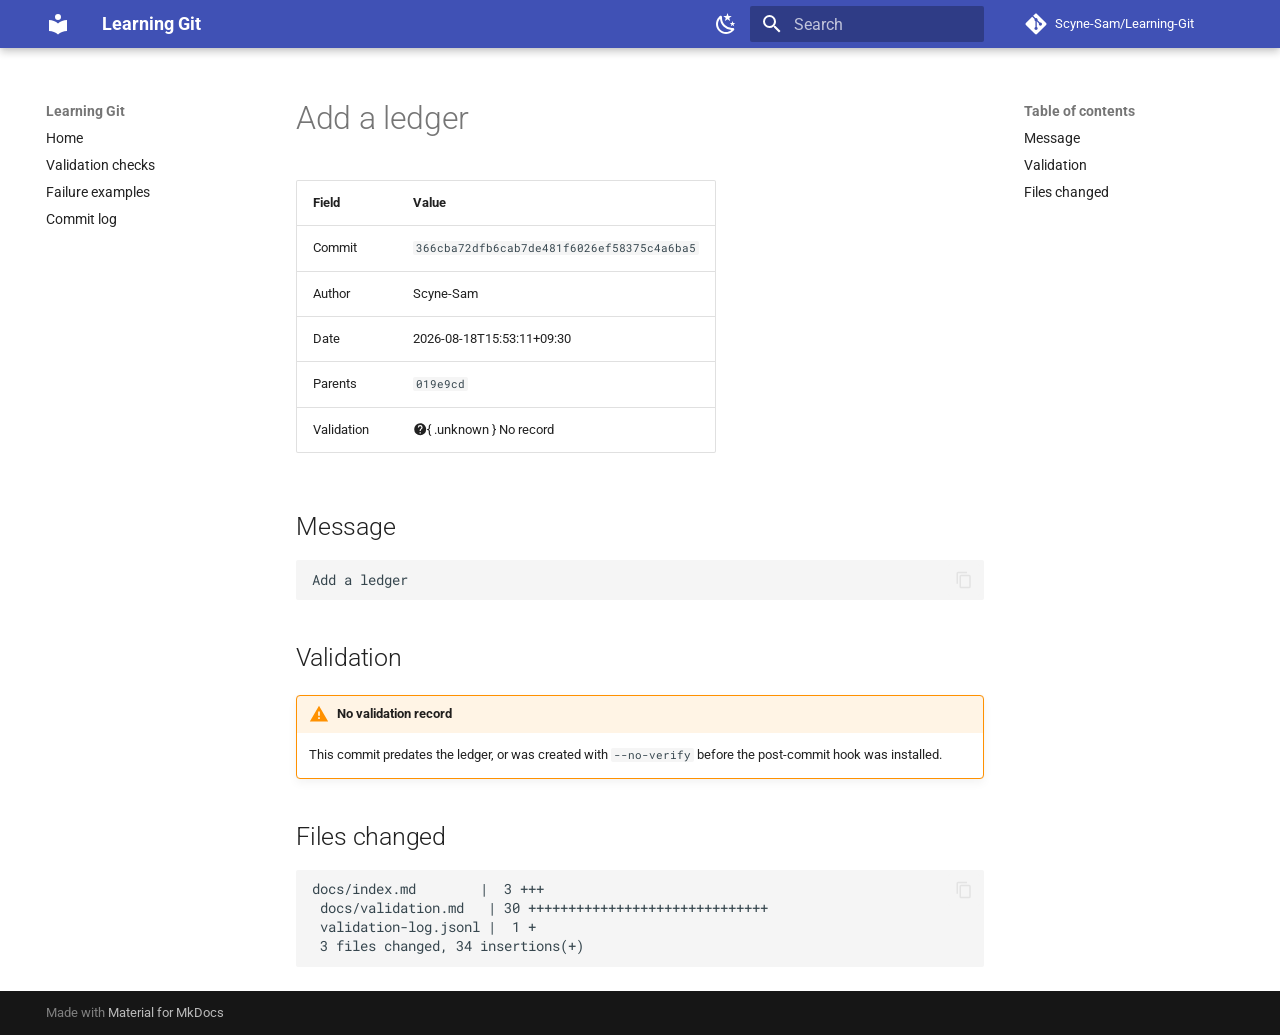
<file: commits/366cba7/index.html>
<!doctype html>
<html lang="en" class="no-js">
  <head>
    
      <meta charset="utf-8">
      <meta name="viewport" content="width=device-width,initial-scale=1">
      
        <meta name="description" content="Notes and exercises for learning Git">
      
      
      
        <link rel="canonical" href="https://scyne-sam.github.io/Learning-Git/commits/366cba7/">
      
      
      
      
        
      
      
      <link rel="icon" href="../../assets/images/favicon.png">
      <meta name="generator" content="mkdocs-1.6.1, mkdocs-material-9.7.7">
    
    
      
        <title>Add a ledger - Learning Git</title>
      
    
    
      <link rel="stylesheet" href="../../assets/stylesheets/main.ec1eaa64.min.css">
      
        
        <link rel="stylesheet" href="../../assets/stylesheets/palette.ab4e12ef.min.css">
      
      


    
    
      
    
    
      
        
        
        <link rel="preconnect" href="https://fonts.gstatic.com" crossorigin>
        <link rel="stylesheet" href="https://fonts.googleapis.com/css?family=Roboto:300,300i,400,400i,700,700i%7CRoboto+Mono:400,400i,700,700i&display=fallback">
        <style>:root{--md-text-font:"Roboto";--md-code-font:"Roboto Mono"}</style>
      
    
    
      <link rel="stylesheet" href="../../stylesheets/status.css">
    
    <script>__md_scope=new URL("../..",location),__md_hash=e=>[...e].reduce(((e,_)=>(e<<5)-e+_.charCodeAt(0)),0),__md_get=(e,_=localStorage,t=__md_scope)=>JSON.parse(_.getItem(t.pathname+"."+e)),__md_set=(e,_,t=localStorage,a=__md_scope)=>{try{t.setItem(a.pathname+"."+e,JSON.stringify(_))}catch(e){}}</script>
    
      

    
    
  </head>
  
  
    
    
      
    
    
    
    
    <body dir="ltr" data-md-color-scheme="default" data-md-color-primary="indigo" data-md-color-accent="indigo">
  
    
    <input class="md-toggle" data-md-toggle="drawer" type="checkbox" id="__drawer" autocomplete="off">
    <input class="md-toggle" data-md-toggle="search" type="checkbox" id="__search" autocomplete="off">
    <label class="md-overlay" for="__drawer"></label>
    <div data-md-component="skip">
      
        
        <a href="#add-a-ledger" class="md-skip">
          Skip to content
        </a>
      
    </div>
    <div data-md-component="announce">
      
    </div>
    
    
      

  

<header class="md-header md-header--shadow" data-md-component="header">
  <nav class="md-header__inner md-grid" aria-label="Header">
    <a href="../.." title="Learning Git" class="md-header__button md-logo" aria-label="Learning Git" data-md-component="logo">
      
  
  <svg xmlns="http://www.w3.org/2000/svg" viewBox="0 0 24 24"><path d="M12 8a3 3 0 0 0 3-3 3 3 0 0 0-3-3 3 3 0 0 0-3 3 3 3 0 0 0 3 3m0 3.54C9.64 9.35 6.5 8 3 8v11c3.5 0 6.64 1.35 9 3.54 2.36-2.19 5.5-3.54 9-3.54V8c-3.5 0-6.64 1.35-9 3.54"/></svg>

    </a>
    <label class="md-header__button md-icon" for="__drawer">
      
      <svg xmlns="http://www.w3.org/2000/svg" viewBox="0 0 24 24"><path d="M3 6h18v2H3zm0 5h18v2H3zm0 5h18v2H3z"/></svg>
    </label>
    <div class="md-header__title" data-md-component="header-title">
      <div class="md-header__ellipsis">
        <div class="md-header__topic">
          <span class="md-ellipsis">
            Learning Git
          </span>
        </div>
        <div class="md-header__topic" data-md-component="header-topic">
          <span class="md-ellipsis">
            
              Add a ledger
            
          </span>
        </div>
      </div>
    </div>
    
      
        <form class="md-header__option" data-md-component="palette">
  
    
    
    
    <input class="md-option" data-md-color-media="(prefers-color-scheme: light)" data-md-color-scheme="default" data-md-color-primary="indigo" data-md-color-accent="indigo"  aria-label="Switch to dark mode"  type="radio" name="__palette" id="__palette_0">
    
      <label class="md-header__button md-icon" title="Switch to dark mode" for="__palette_1" hidden>
        <svg xmlns="http://www.w3.org/2000/svg" viewBox="0 0 24 24"><path d="m17.75 4.09-2.53 1.94.91 3.06-2.63-1.81-2.63 1.81.91-3.06-2.53-1.94L12.44 4l1.06-3 1.06 3zm3.5 6.91-1.64 1.25.59 1.98-1.7-1.17-1.7 1.17.59-1.98L15.75 11l2.06-.05L18.5 9l.69 1.95zm-2.28 4.95c.83-.08 1.72 1.1 1.19 1.85-.32.45-.66.87-1.08 1.27C15.17 23 8.84 23 4.94 19.07c-3.91-3.9-3.91-10.24 0-14.14.4-.4.82-.76 1.27-1.08.75-.53 1.93.36 1.85 1.19-.27 2.86.69 5.83 2.89 8.02a9.96 9.96 0 0 0 8.02 2.89m-1.64 2.02a12.08 12.08 0 0 1-7.8-3.47c-2.17-2.19-3.33-5-3.49-7.82-2.81 3.14-2.7 7.96.31 10.98 3.02 3.01 7.84 3.12 10.98.31"/></svg>
      </label>
    
  
    
    
    
    <input class="md-option" data-md-color-media="(prefers-color-scheme: dark)" data-md-color-scheme="slate" data-md-color-primary="indigo" data-md-color-accent="indigo"  aria-label="Switch to light mode"  type="radio" name="__palette" id="__palette_1">
    
      <label class="md-header__button md-icon" title="Switch to light mode" for="__palette_0" hidden>
        <svg xmlns="http://www.w3.org/2000/svg" viewBox="0 0 24 24"><path d="M12 7a5 5 0 0 1 5 5 5 5 0 0 1-5 5 5 5 0 0 1-5-5 5 5 0 0 1 5-5m0 2a3 3 0 0 0-3 3 3 3 0 0 0 3 3 3 3 0 0 0 3-3 3 3 0 0 0-3-3m0-7 2.39 3.42C13.65 5.15 12.84 5 12 5s-1.65.15-2.39.42zM3.34 7l4.16-.35A7.2 7.2 0 0 0 5.94 8.5c-.44.74-.69 1.5-.83 2.29zm.02 10 1.76-3.77a7.131 7.131 0 0 0 2.38 4.14zM20.65 7l-1.77 3.79a7.02 7.02 0 0 0-2.38-4.15zm-.01 10-4.14.36c.59-.51 1.12-1.14 1.54-1.86.42-.73.69-1.5.83-2.29zM12 22l-2.41-3.44c.74.27 1.55.44 2.41.44.82 0 1.63-.17 2.37-.44z"/></svg>
      </label>
    
  
</form>
      
    
    
      <script>var palette=__md_get("__palette");if(palette&&palette.color){if("(prefers-color-scheme)"===palette.color.media){var media=matchMedia("(prefers-color-scheme: light)"),input=document.querySelector(media.matches?"[data-md-color-media='(prefers-color-scheme: light)']":"[data-md-color-media='(prefers-color-scheme: dark)']");palette.color.media=input.getAttribute("data-md-color-media"),palette.color.scheme=input.getAttribute("data-md-color-scheme"),palette.color.primary=input.getAttribute("data-md-color-primary"),palette.color.accent=input.getAttribute("data-md-color-accent")}for(var[key,value]of Object.entries(palette.color))document.body.setAttribute("data-md-color-"+key,value)}</script>
    
    
    
      
      
        <label class="md-header__button md-icon" for="__search">
          
          <svg xmlns="http://www.w3.org/2000/svg" viewBox="0 0 24 24"><path d="M9.5 3A6.5 6.5 0 0 1 16 9.5c0 1.61-.59 3.09-1.56 4.23l.27.27h.79l5 5-1.5 1.5-5-5v-.79l-.27-.27A6.52 6.52 0 0 1 9.5 16 6.5 6.5 0 0 1 3 9.5 6.5 6.5 0 0 1 9.5 3m0 2C7 5 5 7 5 9.5S7 14 9.5 14 14 12 14 9.5 12 5 9.5 5"/></svg>
        </label>
        <div class="md-search" data-md-component="search" role="dialog">
  <label class="md-search__overlay" for="__search"></label>
  <div class="md-search__inner" role="search">
    <form class="md-search__form" name="search">
      <input type="text" class="md-search__input" name="query" aria-label="Search" placeholder="Search" autocapitalize="off" autocorrect="off" autocomplete="off" spellcheck="false" data-md-component="search-query" required>
      <label class="md-search__icon md-icon" for="__search">
        
        <svg xmlns="http://www.w3.org/2000/svg" viewBox="0 0 24 24"><path d="M9.5 3A6.5 6.5 0 0 1 16 9.5c0 1.61-.59 3.09-1.56 4.23l.27.27h.79l5 5-1.5 1.5-5-5v-.79l-.27-.27A6.52 6.52 0 0 1 9.5 16 6.5 6.5 0 0 1 3 9.5 6.5 6.5 0 0 1 9.5 3m0 2C7 5 5 7 5 9.5S7 14 9.5 14 14 12 14 9.5 12 5 9.5 5"/></svg>
        
        <svg xmlns="http://www.w3.org/2000/svg" viewBox="0 0 24 24"><path d="M20 11v2H8l5.5 5.5-1.42 1.42L4.16 12l7.92-7.92L13.5 5.5 8 11z"/></svg>
      </label>
      <nav class="md-search__options" aria-label="Search">
        
        <button type="reset" class="md-search__icon md-icon" title="Clear" aria-label="Clear" tabindex="-1">
          
          <svg xmlns="http://www.w3.org/2000/svg" viewBox="0 0 24 24"><path d="M19 6.41 17.59 5 12 10.59 6.41 5 5 6.41 10.59 12 5 17.59 6.41 19 12 13.41 17.59 19 19 17.59 13.41 12z"/></svg>
        </button>
      </nav>
      
    </form>
    <div class="md-search__output">
      <div class="md-search__scrollwrap" tabindex="0" data-md-scrollfix>
        <div class="md-search-result" data-md-component="search-result">
          <div class="md-search-result__meta">
            Initializing search
          </div>
          <ol class="md-search-result__list" role="presentation"></ol>
        </div>
      </div>
    </div>
  </div>
</div>
      
    
    
      <div class="md-header__source">
        <a href="https://github.com/Scyne-Sam/Learning-Git" title="Go to repository" class="md-source" data-md-component="source">
  <div class="md-source__icon md-icon">
    
    <svg xmlns="http://www.w3.org/2000/svg" viewBox="0 0 448 512"><!--! Font Awesome Free 7.1.0 by @fontawesome - https://fontawesome.com License - https://fontawesome.com/license/free (Icons: CC BY 4.0, Fonts: SIL OFL 1.1, Code: MIT License) Copyright 2025 Fonticons, Inc.--><path d="M439.6 236.1 244 40.5c-5.4-5.5-12.8-8.5-20.4-8.5s-15 3-20.4 8.4L162.5 81l51.5 51.5c27.1-9.1 52.7 16.8 43.4 43.7l49.7 49.7c34.2-11.8 61.2 31 35.5 56.7-26.5 26.5-70.2-2.9-56-37.3L240.3 199v121.9c25.3 12.5 22.3 41.8 9.1 55-6.4 6.4-15.2 10.1-24.3 10.1s-17.8-3.6-24.3-10.1c-17.6-17.6-11.1-46.9 11.2-56v-123c-20.8-8.5-24.6-30.7-18.6-45L142.6 101 8.5 235.1C3 240.6 0 247.9 0 255.5s3 15 8.5 20.4l195.6 195.7c5.4 5.4 12.7 8.4 20.4 8.4s15-3 20.4-8.4l194.7-194.7c5.4-5.4 8.4-12.8 8.4-20.4s-3-15-8.4-20.4"/></svg>
  </div>
  <div class="md-source__repository">
    Scyne-Sam/Learning-Git
  </div>
</a>
      </div>
    
  </nav>
  
</header>
    
    <div class="md-container" data-md-component="container">
      
      
        
          
        
      
      <main class="md-main" data-md-component="main">
        <div class="md-main__inner md-grid">
          
            
              
              <div class="md-sidebar md-sidebar--primary" data-md-component="sidebar" data-md-type="navigation" >
                <div class="md-sidebar__scrollwrap">
                  <div class="md-sidebar__inner">
                    



<nav class="md-nav md-nav--primary" aria-label="Navigation" data-md-level="0">
  <label class="md-nav__title" for="__drawer">
    <a href="../.." title="Learning Git" class="md-nav__button md-logo" aria-label="Learning Git" data-md-component="logo">
      
  
  <svg xmlns="http://www.w3.org/2000/svg" viewBox="0 0 24 24"><path d="M12 8a3 3 0 0 0 3-3 3 3 0 0 0-3-3 3 3 0 0 0-3 3 3 3 0 0 0 3 3m0 3.54C9.64 9.35 6.5 8 3 8v11c3.5 0 6.64 1.35 9 3.54 2.36-2.19 5.5-3.54 9-3.54V8c-3.5 0-6.64 1.35-9 3.54"/></svg>

    </a>
    Learning Git
  </label>
  
    <div class="md-nav__source">
      <a href="https://github.com/Scyne-Sam/Learning-Git" title="Go to repository" class="md-source" data-md-component="source">
  <div class="md-source__icon md-icon">
    
    <svg xmlns="http://www.w3.org/2000/svg" viewBox="0 0 448 512"><!--! Font Awesome Free 7.1.0 by @fontawesome - https://fontawesome.com License - https://fontawesome.com/license/free (Icons: CC BY 4.0, Fonts: SIL OFL 1.1, Code: MIT License) Copyright 2025 Fonticons, Inc.--><path d="M439.6 236.1 244 40.5c-5.4-5.5-12.8-8.5-20.4-8.5s-15 3-20.4 8.4L162.5 81l51.5 51.5c27.1-9.1 52.7 16.8 43.4 43.7l49.7 49.7c34.2-11.8 61.2 31 35.5 56.7-26.5 26.5-70.2-2.9-56-37.3L240.3 199v121.9c25.3 12.5 22.3 41.8 9.1 55-6.4 6.4-15.2 10.1-24.3 10.1s-17.8-3.6-24.3-10.1c-17.6-17.6-11.1-46.9 11.2-56v-123c-20.8-8.5-24.6-30.7-18.6-45L142.6 101 8.5 235.1C3 240.6 0 247.9 0 255.5s3 15 8.5 20.4l195.6 195.7c5.4 5.4 12.7 8.4 20.4 8.4s15-3 20.4-8.4l194.7-194.7c5.4-5.4 8.4-12.8 8.4-20.4s-3-15-8.4-20.4"/></svg>
  </div>
  <div class="md-source__repository">
    Scyne-Sam/Learning-Git
  </div>
</a>
    </div>
  
  <ul class="md-nav__list" data-md-scrollfix>
    
      
      
  
  
  
  
    <li class="md-nav__item">
      <a href="../.." class="md-nav__link">
        
  
  
  <span class="md-ellipsis">
    
  
    Home
  

    
  </span>
  
  

      </a>
    </li>
  

    
      
      
  
  
  
  
    <li class="md-nav__item">
      <a href="../../validation/" class="md-nav__link">
        
  
  
  <span class="md-ellipsis">
    
  
    Validation checks
  

    
  </span>
  
  

      </a>
    </li>
  

    
      
      
  
  
  
  
    <li class="md-nav__item">
      <a href="../../failures/" class="md-nav__link">
        
  
  
  <span class="md-ellipsis">
    
  
    Failure examples
  

    
  </span>
  
  

      </a>
    </li>
  

    
      
      
  
  
  
  
    <li class="md-nav__item">
      <a href="../" class="md-nav__link">
        
  
  
  <span class="md-ellipsis">
    
  
    Commit log
  

    
  </span>
  
  

      </a>
    </li>
  

    
  </ul>
</nav>
                  </div>
                </div>
              </div>
            
            
              
              <div class="md-sidebar md-sidebar--secondary" data-md-component="sidebar" data-md-type="toc" >
                <div class="md-sidebar__scrollwrap">
                  <div class="md-sidebar__inner">
                    

<nav class="md-nav md-nav--secondary" aria-label="Table of contents">
  
  
  
    
  
  
    <label class="md-nav__title" for="__toc">
      <span class="md-nav__icon md-icon"></span>
      Table of contents
    </label>
    <ul class="md-nav__list" data-md-component="toc" data-md-scrollfix>
      
        <li class="md-nav__item">
  <a href="#message" class="md-nav__link">
    <span class="md-ellipsis">
      
        Message
      
    </span>
  </a>
  
</li>
      
        <li class="md-nav__item">
  <a href="#validation" class="md-nav__link">
    <span class="md-ellipsis">
      
        Validation
      
    </span>
  </a>
  
</li>
      
        <li class="md-nav__item">
  <a href="#files-changed" class="md-nav__link">
    <span class="md-ellipsis">
      
        Files changed
      
    </span>
  </a>
  
</li>
      
    </ul>
  
</nav>
                  </div>
                </div>
              </div>
            
          
          
            <div class="md-content" data-md-component="content">
              
              <article class="md-content__inner md-typeset">
                
                  


  
  


<h1 id="add-a-ledger">Add a ledger<a class="headerlink" href="#add-a-ledger" title="Permanent link">&para;</a></h1>
<table>
<thead>
<tr>
<th>Field</th>
<th>Value</th>
</tr>
</thead>
<tbody>
<tr>
<td>Commit</td>
<td><code>366cba72dfb6cab7de481f6026ef58375c4a6ba5</code></td>
</tr>
<tr>
<td>Author</td>
<td>Scyne-Sam</td>
</tr>
<tr>
<td>Date</td>
<td>2026-08-18T15:53:11+09:30</td>
</tr>
<tr>
<td>Parents</td>
<td><code>019e9cd</code></td>
</tr>
<tr>
<td>Validation</td>
<td><span class="twemoji"><svg xmlns="http://www.w3.org/2000/svg" viewBox="0 0 24 24"><path d="m15.07 11.25-.9.92C13.45 12.89 13 13.5 13 15h-2v-.5c0-1.11.45-2.11 1.17-2.83l1.24-1.26c.37-.36.59-.86.59-1.41a2 2 0 0 0-2-2 2 2 0 0 0-2 2H8a4 4 0 0 1 4-4 4 4 0 0 1 4 4 3.2 3.2 0 0 1-.93 2.25M13 19h-2v-2h2M12 2A10 10 0 0 0 2 12a10 10 0 0 0 10 10 10 10 0 0 0 10-10c0-5.53-4.5-10-10-10"/></svg></span>{ .unknown } No record</td>
</tr>
</tbody>
</table>
<h2 id="message">Message<a class="headerlink" href="#message" title="Permanent link">&para;</a></h2>
<div class="highlight"><pre><span></span><code>Add a ledger
</code></pre></div>
<h2 id="validation">Validation<a class="headerlink" href="#validation" title="Permanent link">&para;</a></h2>
<div class="admonition warning">
<p class="admonition-title">No validation record</p>
<p>This commit predates the ledger, or was created with <code>--no-verify</code>
before the post-commit hook was installed.</p>
</div>
<h2 id="files-changed">Files changed<a class="headerlink" href="#files-changed" title="Permanent link">&para;</a></h2>
<div class="highlight"><pre><span></span><code>docs/index.md        |  3 +++
 docs/validation.md   | 30 ++++++++++++++++++++++++++++++
 validation-log.jsonl |  1 +
 3 files changed, 34 insertions(+)
</code></pre></div>












                
              </article>
            </div>
          
          
<script>var target=document.getElementById(location.hash.slice(1));target&&target.name&&(target.checked=target.name.startsWith("__tabbed_"))</script>
        </div>
        
          <button type="button" class="md-top md-icon" data-md-component="top" hidden>
  
  <svg xmlns="http://www.w3.org/2000/svg" viewBox="0 0 24 24"><path d="M13 20h-2V8l-5.5 5.5-1.42-1.42L12 4.16l7.92 7.92-1.42 1.42L13 8z"/></svg>
  Back to top
</button>
        
      </main>
      
        <footer class="md-footer">
  
  <div class="md-footer-meta md-typeset">
    <div class="md-footer-meta__inner md-grid">
      <div class="md-copyright">
  
  
    Made with
    <a href="https://squidfunk.github.io/mkdocs-material/" target="_blank" rel="noopener">
      Material for MkDocs
    </a>
  
</div>
      
    </div>
  </div>
</footer>
      
    </div>
    <div class="md-dialog" data-md-component="dialog">
      <div class="md-dialog__inner md-typeset"></div>
    </div>
    
    
    
      
      
      <script id="__config" type="application/json">{"annotate": null, "base": "../..", "features": ["navigation.instant", "navigation.tracking", "navigation.top", "content.code.copy", "search.highlight"], "search": "../../assets/javascripts/workers/search.2c215733.min.js", "tags": null, "translations": {"clipboard.copied": "Copied to clipboard", "clipboard.copy": "Copy to clipboard", "search.result.more.one": "1 more on this page", "search.result.more.other": "# more on this page", "search.result.none": "No matching documents", "search.result.one": "1 matching document", "search.result.other": "# matching documents", "search.result.placeholder": "Type to start searching", "search.result.term.missing": "Missing", "select.version": "Select version"}, "version": null}</script>
    
    
      <script src="../../assets/javascripts/bundle.d7400e89.min.js"></script>
      
    
  </body>
</html>
</file>
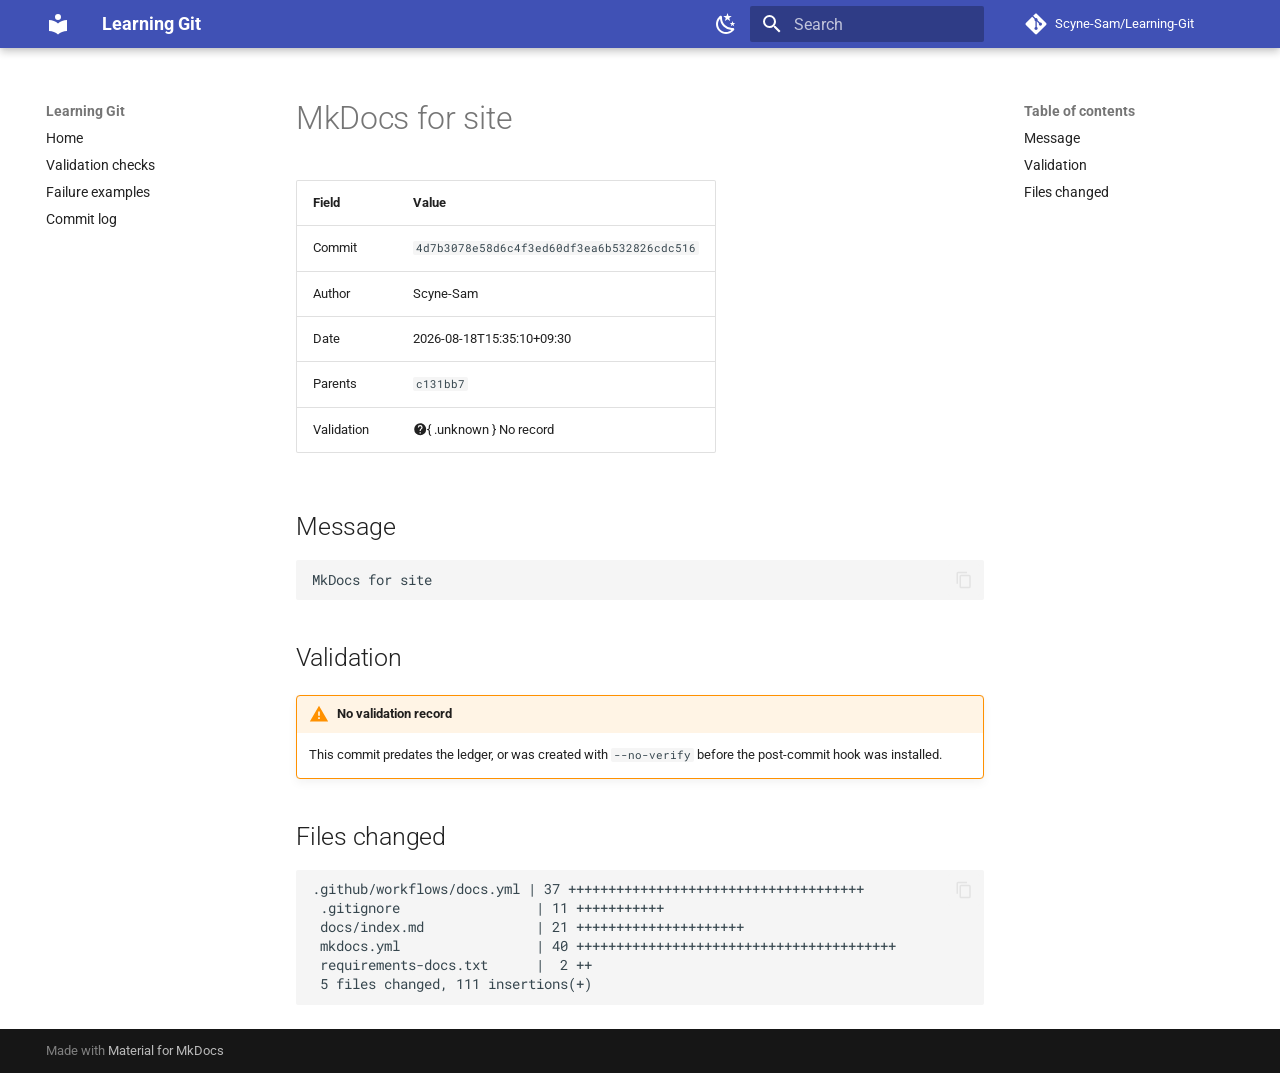
<file: commits/4d7b307/index.html>
<!doctype html>
<html lang="en" class="no-js">
  <head>
    
      <meta charset="utf-8">
      <meta name="viewport" content="width=device-width,initial-scale=1">
      
        <meta name="description" content="Notes and exercises for learning Git">
      
      
      
        <link rel="canonical" href="https://scyne-sam.github.io/Learning-Git/commits/4d7b307/">
      
      
      
      
        
      
      
      <link rel="icon" href="../../assets/images/favicon.png">
      <meta name="generator" content="mkdocs-1.6.1, mkdocs-material-9.7.7">
    
    
      
        <title>MkDocs for site - Learning Git</title>
      
    
    
      <link rel="stylesheet" href="../../assets/stylesheets/main.ec1eaa64.min.css">
      
        
        <link rel="stylesheet" href="../../assets/stylesheets/palette.ab4e12ef.min.css">
      
      


    
    
      
    
    
      
        
        
        <link rel="preconnect" href="https://fonts.gstatic.com" crossorigin>
        <link rel="stylesheet" href="https://fonts.googleapis.com/css?family=Roboto:300,300i,400,400i,700,700i%7CRoboto+Mono:400,400i,700,700i&display=fallback">
        <style>:root{--md-text-font:"Roboto";--md-code-font:"Roboto Mono"}</style>
      
    
    
      <link rel="stylesheet" href="../../stylesheets/status.css">
    
    <script>__md_scope=new URL("../..",location),__md_hash=e=>[...e].reduce(((e,_)=>(e<<5)-e+_.charCodeAt(0)),0),__md_get=(e,_=localStorage,t=__md_scope)=>JSON.parse(_.getItem(t.pathname+"."+e)),__md_set=(e,_,t=localStorage,a=__md_scope)=>{try{t.setItem(a.pathname+"."+e,JSON.stringify(_))}catch(e){}}</script>
    
      

    
    
  </head>
  
  
    
    
      
    
    
    
    
    <body dir="ltr" data-md-color-scheme="default" data-md-color-primary="indigo" data-md-color-accent="indigo">
  
    
    <input class="md-toggle" data-md-toggle="drawer" type="checkbox" id="__drawer" autocomplete="off">
    <input class="md-toggle" data-md-toggle="search" type="checkbox" id="__search" autocomplete="off">
    <label class="md-overlay" for="__drawer"></label>
    <div data-md-component="skip">
      
        
        <a href="#mkdocs-for-site" class="md-skip">
          Skip to content
        </a>
      
    </div>
    <div data-md-component="announce">
      
    </div>
    
    
      

  

<header class="md-header md-header--shadow" data-md-component="header">
  <nav class="md-header__inner md-grid" aria-label="Header">
    <a href="../.." title="Learning Git" class="md-header__button md-logo" aria-label="Learning Git" data-md-component="logo">
      
  
  <svg xmlns="http://www.w3.org/2000/svg" viewBox="0 0 24 24"><path d="M12 8a3 3 0 0 0 3-3 3 3 0 0 0-3-3 3 3 0 0 0-3 3 3 3 0 0 0 3 3m0 3.54C9.64 9.35 6.5 8 3 8v11c3.5 0 6.64 1.35 9 3.54 2.36-2.19 5.5-3.54 9-3.54V8c-3.5 0-6.64 1.35-9 3.54"/></svg>

    </a>
    <label class="md-header__button md-icon" for="__drawer">
      
      <svg xmlns="http://www.w3.org/2000/svg" viewBox="0 0 24 24"><path d="M3 6h18v2H3zm0 5h18v2H3zm0 5h18v2H3z"/></svg>
    </label>
    <div class="md-header__title" data-md-component="header-title">
      <div class="md-header__ellipsis">
        <div class="md-header__topic">
          <span class="md-ellipsis">
            Learning Git
          </span>
        </div>
        <div class="md-header__topic" data-md-component="header-topic">
          <span class="md-ellipsis">
            
              MkDocs for site
            
          </span>
        </div>
      </div>
    </div>
    
      
        <form class="md-header__option" data-md-component="palette">
  
    
    
    
    <input class="md-option" data-md-color-media="(prefers-color-scheme: light)" data-md-color-scheme="default" data-md-color-primary="indigo" data-md-color-accent="indigo"  aria-label="Switch to dark mode"  type="radio" name="__palette" id="__palette_0">
    
      <label class="md-header__button md-icon" title="Switch to dark mode" for="__palette_1" hidden>
        <svg xmlns="http://www.w3.org/2000/svg" viewBox="0 0 24 24"><path d="m17.75 4.09-2.53 1.94.91 3.06-2.63-1.81-2.63 1.81.91-3.06-2.53-1.94L12.44 4l1.06-3 1.06 3zm3.5 6.91-1.64 1.25.59 1.98-1.7-1.17-1.7 1.17.59-1.98L15.75 11l2.06-.05L18.5 9l.69 1.95zm-2.28 4.95c.83-.08 1.72 1.1 1.19 1.85-.32.45-.66.87-1.08 1.27C15.17 23 8.84 23 4.94 19.07c-3.91-3.9-3.91-10.24 0-14.14.4-.4.82-.76 1.27-1.08.75-.53 1.93.36 1.85 1.19-.27 2.86.69 5.83 2.89 8.02a9.96 9.96 0 0 0 8.02 2.89m-1.64 2.02a12.08 12.08 0 0 1-7.8-3.47c-2.17-2.19-3.33-5-3.49-7.82-2.81 3.14-2.7 7.96.31 10.98 3.02 3.01 7.84 3.12 10.98.31"/></svg>
      </label>
    
  
    
    
    
    <input class="md-option" data-md-color-media="(prefers-color-scheme: dark)" data-md-color-scheme="slate" data-md-color-primary="indigo" data-md-color-accent="indigo"  aria-label="Switch to light mode"  type="radio" name="__palette" id="__palette_1">
    
      <label class="md-header__button md-icon" title="Switch to light mode" for="__palette_0" hidden>
        <svg xmlns="http://www.w3.org/2000/svg" viewBox="0 0 24 24"><path d="M12 7a5 5 0 0 1 5 5 5 5 0 0 1-5 5 5 5 0 0 1-5-5 5 5 0 0 1 5-5m0 2a3 3 0 0 0-3 3 3 3 0 0 0 3 3 3 3 0 0 0 3-3 3 3 0 0 0-3-3m0-7 2.39 3.42C13.65 5.15 12.84 5 12 5s-1.65.15-2.39.42zM3.34 7l4.16-.35A7.2 7.2 0 0 0 5.94 8.5c-.44.74-.69 1.5-.83 2.29zm.02 10 1.76-3.77a7.131 7.131 0 0 0 2.38 4.14zM20.65 7l-1.77 3.79a7.02 7.02 0 0 0-2.38-4.15zm-.01 10-4.14.36c.59-.51 1.12-1.14 1.54-1.86.42-.73.69-1.5.83-2.29zM12 22l-2.41-3.44c.74.27 1.55.44 2.41.44.82 0 1.63-.17 2.37-.44z"/></svg>
      </label>
    
  
</form>
      
    
    
      <script>var palette=__md_get("__palette");if(palette&&palette.color){if("(prefers-color-scheme)"===palette.color.media){var media=matchMedia("(prefers-color-scheme: light)"),input=document.querySelector(media.matches?"[data-md-color-media='(prefers-color-scheme: light)']":"[data-md-color-media='(prefers-color-scheme: dark)']");palette.color.media=input.getAttribute("data-md-color-media"),palette.color.scheme=input.getAttribute("data-md-color-scheme"),palette.color.primary=input.getAttribute("data-md-color-primary"),palette.color.accent=input.getAttribute("data-md-color-accent")}for(var[key,value]of Object.entries(palette.color))document.body.setAttribute("data-md-color-"+key,value)}</script>
    
    
    
      
      
        <label class="md-header__button md-icon" for="__search">
          
          <svg xmlns="http://www.w3.org/2000/svg" viewBox="0 0 24 24"><path d="M9.5 3A6.5 6.5 0 0 1 16 9.5c0 1.61-.59 3.09-1.56 4.23l.27.27h.79l5 5-1.5 1.5-5-5v-.79l-.27-.27A6.52 6.52 0 0 1 9.5 16 6.5 6.5 0 0 1 3 9.5 6.5 6.5 0 0 1 9.5 3m0 2C7 5 5 7 5 9.5S7 14 9.5 14 14 12 14 9.5 12 5 9.5 5"/></svg>
        </label>
        <div class="md-search" data-md-component="search" role="dialog">
  <label class="md-search__overlay" for="__search"></label>
  <div class="md-search__inner" role="search">
    <form class="md-search__form" name="search">
      <input type="text" class="md-search__input" name="query" aria-label="Search" placeholder="Search" autocapitalize="off" autocorrect="off" autocomplete="off" spellcheck="false" data-md-component="search-query" required>
      <label class="md-search__icon md-icon" for="__search">
        
        <svg xmlns="http://www.w3.org/2000/svg" viewBox="0 0 24 24"><path d="M9.5 3A6.5 6.5 0 0 1 16 9.5c0 1.61-.59 3.09-1.56 4.23l.27.27h.79l5 5-1.5 1.5-5-5v-.79l-.27-.27A6.52 6.52 0 0 1 9.5 16 6.5 6.5 0 0 1 3 9.5 6.5 6.5 0 0 1 9.5 3m0 2C7 5 5 7 5 9.5S7 14 9.5 14 14 12 14 9.5 12 5 9.5 5"/></svg>
        
        <svg xmlns="http://www.w3.org/2000/svg" viewBox="0 0 24 24"><path d="M20 11v2H8l5.5 5.5-1.42 1.42L4.16 12l7.92-7.92L13.5 5.5 8 11z"/></svg>
      </label>
      <nav class="md-search__options" aria-label="Search">
        
        <button type="reset" class="md-search__icon md-icon" title="Clear" aria-label="Clear" tabindex="-1">
          
          <svg xmlns="http://www.w3.org/2000/svg" viewBox="0 0 24 24"><path d="M19 6.41 17.59 5 12 10.59 6.41 5 5 6.41 10.59 12 5 17.59 6.41 19 12 13.41 17.59 19 19 17.59 13.41 12z"/></svg>
        </button>
      </nav>
      
    </form>
    <div class="md-search__output">
      <div class="md-search__scrollwrap" tabindex="0" data-md-scrollfix>
        <div class="md-search-result" data-md-component="search-result">
          <div class="md-search-result__meta">
            Initializing search
          </div>
          <ol class="md-search-result__list" role="presentation"></ol>
        </div>
      </div>
    </div>
  </div>
</div>
      
    
    
      <div class="md-header__source">
        <a href="https://github.com/Scyne-Sam/Learning-Git" title="Go to repository" class="md-source" data-md-component="source">
  <div class="md-source__icon md-icon">
    
    <svg xmlns="http://www.w3.org/2000/svg" viewBox="0 0 448 512"><!--! Font Awesome Free 7.1.0 by @fontawesome - https://fontawesome.com License - https://fontawesome.com/license/free (Icons: CC BY 4.0, Fonts: SIL OFL 1.1, Code: MIT License) Copyright 2025 Fonticons, Inc.--><path d="M439.6 236.1 244 40.5c-5.4-5.5-12.8-8.5-20.4-8.5s-15 3-20.4 8.4L162.5 81l51.5 51.5c27.1-9.1 52.7 16.8 43.4 43.7l49.7 49.7c34.2-11.8 61.2 31 35.5 56.7-26.5 26.5-70.2-2.9-56-37.3L240.3 199v121.9c25.3 12.5 22.3 41.8 9.1 55-6.4 6.4-15.2 10.1-24.3 10.1s-17.8-3.6-24.3-10.1c-17.6-17.6-11.1-46.9 11.2-56v-123c-20.8-8.5-24.6-30.7-18.6-45L142.6 101 8.5 235.1C3 240.6 0 247.9 0 255.5s3 15 8.5 20.4l195.6 195.7c5.4 5.4 12.7 8.4 20.4 8.4s15-3 20.4-8.4l194.7-194.7c5.4-5.4 8.4-12.8 8.4-20.4s-3-15-8.4-20.4"/></svg>
  </div>
  <div class="md-source__repository">
    Scyne-Sam/Learning-Git
  </div>
</a>
      </div>
    
  </nav>
  
</header>
    
    <div class="md-container" data-md-component="container">
      
      
        
          
        
      
      <main class="md-main" data-md-component="main">
        <div class="md-main__inner md-grid">
          
            
              
              <div class="md-sidebar md-sidebar--primary" data-md-component="sidebar" data-md-type="navigation" >
                <div class="md-sidebar__scrollwrap">
                  <div class="md-sidebar__inner">
                    



<nav class="md-nav md-nav--primary" aria-label="Navigation" data-md-level="0">
  <label class="md-nav__title" for="__drawer">
    <a href="../.." title="Learning Git" class="md-nav__button md-logo" aria-label="Learning Git" data-md-component="logo">
      
  
  <svg xmlns="http://www.w3.org/2000/svg" viewBox="0 0 24 24"><path d="M12 8a3 3 0 0 0 3-3 3 3 0 0 0-3-3 3 3 0 0 0-3 3 3 3 0 0 0 3 3m0 3.54C9.64 9.35 6.5 8 3 8v11c3.5 0 6.64 1.35 9 3.54 2.36-2.19 5.5-3.54 9-3.54V8c-3.5 0-6.64 1.35-9 3.54"/></svg>

    </a>
    Learning Git
  </label>
  
    <div class="md-nav__source">
      <a href="https://github.com/Scyne-Sam/Learning-Git" title="Go to repository" class="md-source" data-md-component="source">
  <div class="md-source__icon md-icon">
    
    <svg xmlns="http://www.w3.org/2000/svg" viewBox="0 0 448 512"><!--! Font Awesome Free 7.1.0 by @fontawesome - https://fontawesome.com License - https://fontawesome.com/license/free (Icons: CC BY 4.0, Fonts: SIL OFL 1.1, Code: MIT License) Copyright 2025 Fonticons, Inc.--><path d="M439.6 236.1 244 40.5c-5.4-5.5-12.8-8.5-20.4-8.5s-15 3-20.4 8.4L162.5 81l51.5 51.5c27.1-9.1 52.7 16.8 43.4 43.7l49.7 49.7c34.2-11.8 61.2 31 35.5 56.7-26.5 26.5-70.2-2.9-56-37.3L240.3 199v121.9c25.3 12.5 22.3 41.8 9.1 55-6.4 6.4-15.2 10.1-24.3 10.1s-17.8-3.6-24.3-10.1c-17.6-17.6-11.1-46.9 11.2-56v-123c-20.8-8.5-24.6-30.7-18.6-45L142.6 101 8.5 235.1C3 240.6 0 247.9 0 255.5s3 15 8.5 20.4l195.6 195.7c5.4 5.4 12.7 8.4 20.4 8.4s15-3 20.4-8.4l194.7-194.7c5.4-5.4 8.4-12.8 8.4-20.4s-3-15-8.4-20.4"/></svg>
  </div>
  <div class="md-source__repository">
    Scyne-Sam/Learning-Git
  </div>
</a>
    </div>
  
  <ul class="md-nav__list" data-md-scrollfix>
    
      
      
  
  
  
  
    <li class="md-nav__item">
      <a href="../.." class="md-nav__link">
        
  
  
  <span class="md-ellipsis">
    
  
    Home
  

    
  </span>
  
  

      </a>
    </li>
  

    
      
      
  
  
  
  
    <li class="md-nav__item">
      <a href="../../validation/" class="md-nav__link">
        
  
  
  <span class="md-ellipsis">
    
  
    Validation checks
  

    
  </span>
  
  

      </a>
    </li>
  

    
      
      
  
  
  
  
    <li class="md-nav__item">
      <a href="../../failures/" class="md-nav__link">
        
  
  
  <span class="md-ellipsis">
    
  
    Failure examples
  

    
  </span>
  
  

      </a>
    </li>
  

    
      
      
  
  
  
  
    <li class="md-nav__item">
      <a href="../" class="md-nav__link">
        
  
  
  <span class="md-ellipsis">
    
  
    Commit log
  

    
  </span>
  
  

      </a>
    </li>
  

    
  </ul>
</nav>
                  </div>
                </div>
              </div>
            
            
              
              <div class="md-sidebar md-sidebar--secondary" data-md-component="sidebar" data-md-type="toc" >
                <div class="md-sidebar__scrollwrap">
                  <div class="md-sidebar__inner">
                    

<nav class="md-nav md-nav--secondary" aria-label="Table of contents">
  
  
  
    
  
  
    <label class="md-nav__title" for="__toc">
      <span class="md-nav__icon md-icon"></span>
      Table of contents
    </label>
    <ul class="md-nav__list" data-md-component="toc" data-md-scrollfix>
      
        <li class="md-nav__item">
  <a href="#message" class="md-nav__link">
    <span class="md-ellipsis">
      
        Message
      
    </span>
  </a>
  
</li>
      
        <li class="md-nav__item">
  <a href="#validation" class="md-nav__link">
    <span class="md-ellipsis">
      
        Validation
      
    </span>
  </a>
  
</li>
      
        <li class="md-nav__item">
  <a href="#files-changed" class="md-nav__link">
    <span class="md-ellipsis">
      
        Files changed
      
    </span>
  </a>
  
</li>
      
    </ul>
  
</nav>
                  </div>
                </div>
              </div>
            
          
          
            <div class="md-content" data-md-component="content">
              
              <article class="md-content__inner md-typeset">
                
                  


  
  


<h1 id="mkdocs-for-site">MkDocs for site<a class="headerlink" href="#mkdocs-for-site" title="Permanent link">&para;</a></h1>
<table>
<thead>
<tr>
<th>Field</th>
<th>Value</th>
</tr>
</thead>
<tbody>
<tr>
<td>Commit</td>
<td><code>4d7b3078e58d6c4f3ed60df3ea6b532826cdc516</code></td>
</tr>
<tr>
<td>Author</td>
<td>Scyne-Sam</td>
</tr>
<tr>
<td>Date</td>
<td>2026-08-18T15:35:10+09:30</td>
</tr>
<tr>
<td>Parents</td>
<td><code>c131bb7</code></td>
</tr>
<tr>
<td>Validation</td>
<td><span class="twemoji"><svg xmlns="http://www.w3.org/2000/svg" viewBox="0 0 24 24"><path d="m15.07 11.25-.9.92C13.45 12.89 13 13.5 13 15h-2v-.5c0-1.11.45-2.11 1.17-2.83l1.24-1.26c.37-.36.59-.86.59-1.41a2 2 0 0 0-2-2 2 2 0 0 0-2 2H8a4 4 0 0 1 4-4 4 4 0 0 1 4 4 3.2 3.2 0 0 1-.93 2.25M13 19h-2v-2h2M12 2A10 10 0 0 0 2 12a10 10 0 0 0 10 10 10 10 0 0 0 10-10c0-5.53-4.5-10-10-10"/></svg></span>{ .unknown } No record</td>
</tr>
</tbody>
</table>
<h2 id="message">Message<a class="headerlink" href="#message" title="Permanent link">&para;</a></h2>
<div class="highlight"><pre><span></span><code>MkDocs for site
</code></pre></div>
<h2 id="validation">Validation<a class="headerlink" href="#validation" title="Permanent link">&para;</a></h2>
<div class="admonition warning">
<p class="admonition-title">No validation record</p>
<p>This commit predates the ledger, or was created with <code>--no-verify</code>
before the post-commit hook was installed.</p>
</div>
<h2 id="files-changed">Files changed<a class="headerlink" href="#files-changed" title="Permanent link">&para;</a></h2>
<div class="highlight"><pre><span></span><code>.github/workflows/docs.yml | 37 +++++++++++++++++++++++++++++++++++++
 .gitignore                 | 11 +++++++++++
 docs/index.md              | 21 +++++++++++++++++++++
 mkdocs.yml                 | 40 ++++++++++++++++++++++++++++++++++++++++
 requirements-docs.txt      |  2 ++
 5 files changed, 111 insertions(+)
</code></pre></div>












                
              </article>
            </div>
          
          
<script>var target=document.getElementById(location.hash.slice(1));target&&target.name&&(target.checked=target.name.startsWith("__tabbed_"))</script>
        </div>
        
          <button type="button" class="md-top md-icon" data-md-component="top" hidden>
  
  <svg xmlns="http://www.w3.org/2000/svg" viewBox="0 0 24 24"><path d="M13 20h-2V8l-5.5 5.5-1.42-1.42L12 4.16l7.92 7.92-1.42 1.42L13 8z"/></svg>
  Back to top
</button>
        
      </main>
      
        <footer class="md-footer">
  
  <div class="md-footer-meta md-typeset">
    <div class="md-footer-meta__inner md-grid">
      <div class="md-copyright">
  
  
    Made with
    <a href="https://squidfunk.github.io/mkdocs-material/" target="_blank" rel="noopener">
      Material for MkDocs
    </a>
  
</div>
      
    </div>
  </div>
</footer>
      
    </div>
    <div class="md-dialog" data-md-component="dialog">
      <div class="md-dialog__inner md-typeset"></div>
    </div>
    
    
    
      
      
      <script id="__config" type="application/json">{"annotate": null, "base": "../..", "features": ["navigation.instant", "navigation.tracking", "navigation.top", "content.code.copy", "search.highlight"], "search": "../../assets/javascripts/workers/search.2c215733.min.js", "tags": null, "translations": {"clipboard.copied": "Copied to clipboard", "clipboard.copy": "Copy to clipboard", "search.result.more.one": "1 more on this page", "search.result.more.other": "# more on this page", "search.result.none": "No matching documents", "search.result.one": "1 matching document", "search.result.other": "# matching documents", "search.result.placeholder": "Type to start searching", "search.result.term.missing": "Missing", "select.version": "Select version"}, "version": null}</script>
    
    
      <script src="../../assets/javascripts/bundle.d7400e89.min.js"></script>
      
    
  </body>
</html>
</file>
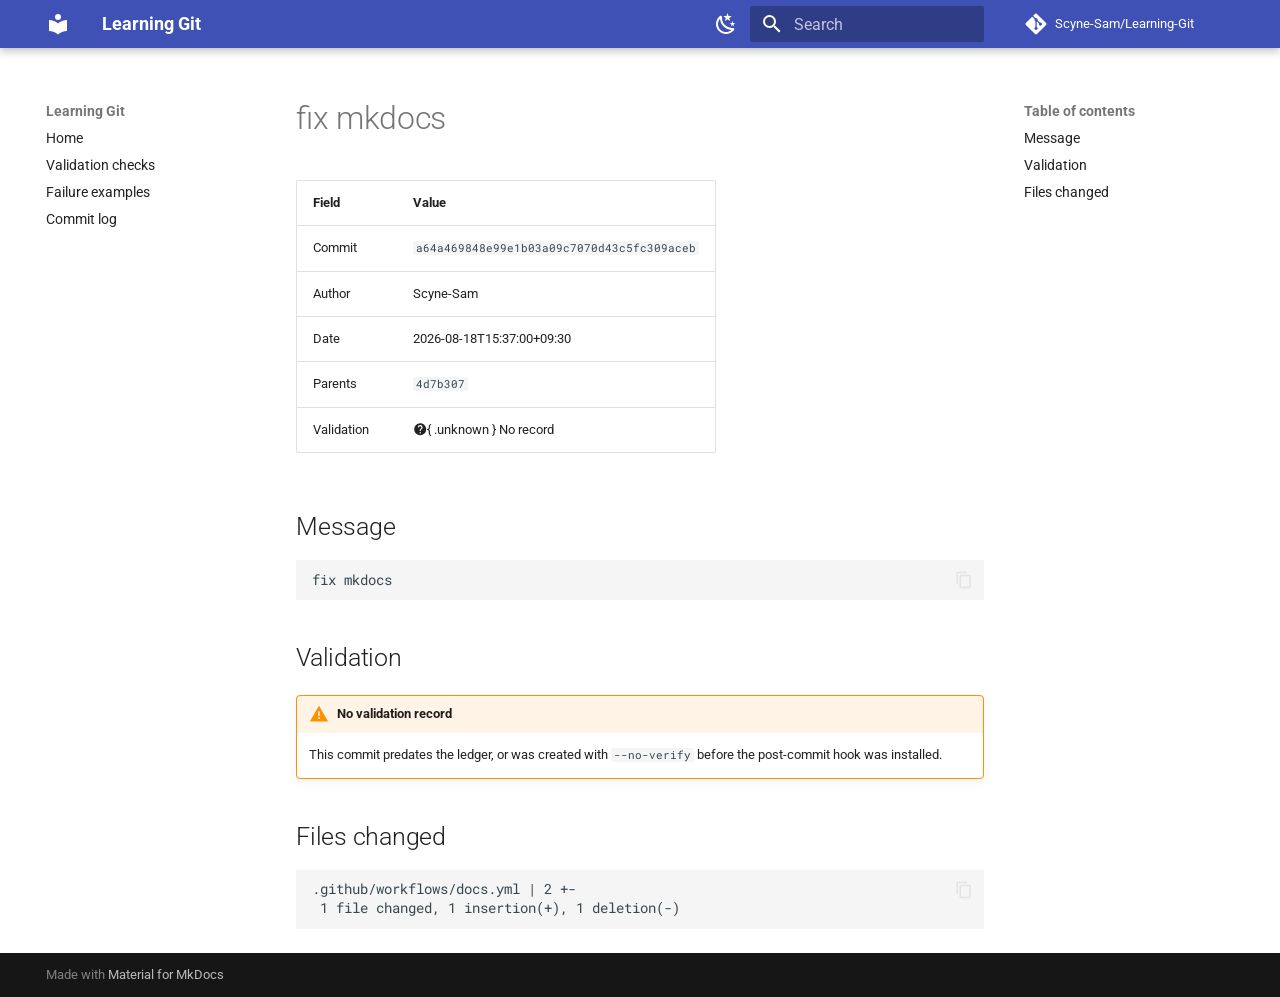
<file: commits/a64a469/index.html>
<!doctype html>
<html lang="en" class="no-js">
  <head>
    
      <meta charset="utf-8">
      <meta name="viewport" content="width=device-width,initial-scale=1">
      
        <meta name="description" content="Notes and exercises for learning Git">
      
      
      
        <link rel="canonical" href="https://scyne-sam.github.io/Learning-Git/commits/a64a469/">
      
      
      
      
        
      
      
      <link rel="icon" href="../../assets/images/favicon.png">
      <meta name="generator" content="mkdocs-1.6.1, mkdocs-material-9.7.7">
    
    
      
        <title>fix mkdocs - Learning Git</title>
      
    
    
      <link rel="stylesheet" href="../../assets/stylesheets/main.ec1eaa64.min.css">
      
        
        <link rel="stylesheet" href="../../assets/stylesheets/palette.ab4e12ef.min.css">
      
      


    
    
      
    
    
      
        
        
        <link rel="preconnect" href="https://fonts.gstatic.com" crossorigin>
        <link rel="stylesheet" href="https://fonts.googleapis.com/css?family=Roboto:300,300i,400,400i,700,700i%7CRoboto+Mono:400,400i,700,700i&display=fallback">
        <style>:root{--md-text-font:"Roboto";--md-code-font:"Roboto Mono"}</style>
      
    
    
      <link rel="stylesheet" href="../../stylesheets/status.css">
    
    <script>__md_scope=new URL("../..",location),__md_hash=e=>[...e].reduce(((e,_)=>(e<<5)-e+_.charCodeAt(0)),0),__md_get=(e,_=localStorage,t=__md_scope)=>JSON.parse(_.getItem(t.pathname+"."+e)),__md_set=(e,_,t=localStorage,a=__md_scope)=>{try{t.setItem(a.pathname+"."+e,JSON.stringify(_))}catch(e){}}</script>
    
      

    
    
  </head>
  
  
    
    
      
    
    
    
    
    <body dir="ltr" data-md-color-scheme="default" data-md-color-primary="indigo" data-md-color-accent="indigo">
  
    
    <input class="md-toggle" data-md-toggle="drawer" type="checkbox" id="__drawer" autocomplete="off">
    <input class="md-toggle" data-md-toggle="search" type="checkbox" id="__search" autocomplete="off">
    <label class="md-overlay" for="__drawer"></label>
    <div data-md-component="skip">
      
        
        <a href="#fix-mkdocs" class="md-skip">
          Skip to content
        </a>
      
    </div>
    <div data-md-component="announce">
      
    </div>
    
    
      

  

<header class="md-header md-header--shadow" data-md-component="header">
  <nav class="md-header__inner md-grid" aria-label="Header">
    <a href="../.." title="Learning Git" class="md-header__button md-logo" aria-label="Learning Git" data-md-component="logo">
      
  
  <svg xmlns="http://www.w3.org/2000/svg" viewBox="0 0 24 24"><path d="M12 8a3 3 0 0 0 3-3 3 3 0 0 0-3-3 3 3 0 0 0-3 3 3 3 0 0 0 3 3m0 3.54C9.64 9.35 6.5 8 3 8v11c3.5 0 6.64 1.35 9 3.54 2.36-2.19 5.5-3.54 9-3.54V8c-3.5 0-6.64 1.35-9 3.54"/></svg>

    </a>
    <label class="md-header__button md-icon" for="__drawer">
      
      <svg xmlns="http://www.w3.org/2000/svg" viewBox="0 0 24 24"><path d="M3 6h18v2H3zm0 5h18v2H3zm0 5h18v2H3z"/></svg>
    </label>
    <div class="md-header__title" data-md-component="header-title">
      <div class="md-header__ellipsis">
        <div class="md-header__topic">
          <span class="md-ellipsis">
            Learning Git
          </span>
        </div>
        <div class="md-header__topic" data-md-component="header-topic">
          <span class="md-ellipsis">
            
              fix mkdocs
            
          </span>
        </div>
      </div>
    </div>
    
      
        <form class="md-header__option" data-md-component="palette">
  
    
    
    
    <input class="md-option" data-md-color-media="(prefers-color-scheme: light)" data-md-color-scheme="default" data-md-color-primary="indigo" data-md-color-accent="indigo"  aria-label="Switch to dark mode"  type="radio" name="__palette" id="__palette_0">
    
      <label class="md-header__button md-icon" title="Switch to dark mode" for="__palette_1" hidden>
        <svg xmlns="http://www.w3.org/2000/svg" viewBox="0 0 24 24"><path d="m17.75 4.09-2.53 1.94.91 3.06-2.63-1.81-2.63 1.81.91-3.06-2.53-1.94L12.44 4l1.06-3 1.06 3zm3.5 6.91-1.64 1.25.59 1.98-1.7-1.17-1.7 1.17.59-1.98L15.75 11l2.06-.05L18.5 9l.69 1.95zm-2.28 4.95c.83-.08 1.72 1.1 1.19 1.85-.32.45-.66.87-1.08 1.27C15.17 23 8.84 23 4.94 19.07c-3.91-3.9-3.91-10.24 0-14.14.4-.4.82-.76 1.27-1.08.75-.53 1.93.36 1.85 1.19-.27 2.86.69 5.83 2.89 8.02a9.96 9.96 0 0 0 8.02 2.89m-1.64 2.02a12.08 12.08 0 0 1-7.8-3.47c-2.17-2.19-3.33-5-3.49-7.82-2.81 3.14-2.7 7.96.31 10.98 3.02 3.01 7.84 3.12 10.98.31"/></svg>
      </label>
    
  
    
    
    
    <input class="md-option" data-md-color-media="(prefers-color-scheme: dark)" data-md-color-scheme="slate" data-md-color-primary="indigo" data-md-color-accent="indigo"  aria-label="Switch to light mode"  type="radio" name="__palette" id="__palette_1">
    
      <label class="md-header__button md-icon" title="Switch to light mode" for="__palette_0" hidden>
        <svg xmlns="http://www.w3.org/2000/svg" viewBox="0 0 24 24"><path d="M12 7a5 5 0 0 1 5 5 5 5 0 0 1-5 5 5 5 0 0 1-5-5 5 5 0 0 1 5-5m0 2a3 3 0 0 0-3 3 3 3 0 0 0 3 3 3 3 0 0 0 3-3 3 3 0 0 0-3-3m0-7 2.39 3.42C13.65 5.15 12.84 5 12 5s-1.65.15-2.39.42zM3.34 7l4.16-.35A7.2 7.2 0 0 0 5.94 8.5c-.44.74-.69 1.5-.83 2.29zm.02 10 1.76-3.77a7.131 7.131 0 0 0 2.38 4.14zM20.65 7l-1.77 3.79a7.02 7.02 0 0 0-2.38-4.15zm-.01 10-4.14.36c.59-.51 1.12-1.14 1.54-1.86.42-.73.69-1.5.83-2.29zM12 22l-2.41-3.44c.74.27 1.55.44 2.41.44.82 0 1.63-.17 2.37-.44z"/></svg>
      </label>
    
  
</form>
      
    
    
      <script>var palette=__md_get("__palette");if(palette&&palette.color){if("(prefers-color-scheme)"===palette.color.media){var media=matchMedia("(prefers-color-scheme: light)"),input=document.querySelector(media.matches?"[data-md-color-media='(prefers-color-scheme: light)']":"[data-md-color-media='(prefers-color-scheme: dark)']");palette.color.media=input.getAttribute("data-md-color-media"),palette.color.scheme=input.getAttribute("data-md-color-scheme"),palette.color.primary=input.getAttribute("data-md-color-primary"),palette.color.accent=input.getAttribute("data-md-color-accent")}for(var[key,value]of Object.entries(palette.color))document.body.setAttribute("data-md-color-"+key,value)}</script>
    
    
    
      
      
        <label class="md-header__button md-icon" for="__search">
          
          <svg xmlns="http://www.w3.org/2000/svg" viewBox="0 0 24 24"><path d="M9.5 3A6.5 6.5 0 0 1 16 9.5c0 1.61-.59 3.09-1.56 4.23l.27.27h.79l5 5-1.5 1.5-5-5v-.79l-.27-.27A6.52 6.52 0 0 1 9.5 16 6.5 6.5 0 0 1 3 9.5 6.5 6.5 0 0 1 9.5 3m0 2C7 5 5 7 5 9.5S7 14 9.5 14 14 12 14 9.5 12 5 9.5 5"/></svg>
        </label>
        <div class="md-search" data-md-component="search" role="dialog">
  <label class="md-search__overlay" for="__search"></label>
  <div class="md-search__inner" role="search">
    <form class="md-search__form" name="search">
      <input type="text" class="md-search__input" name="query" aria-label="Search" placeholder="Search" autocapitalize="off" autocorrect="off" autocomplete="off" spellcheck="false" data-md-component="search-query" required>
      <label class="md-search__icon md-icon" for="__search">
        
        <svg xmlns="http://www.w3.org/2000/svg" viewBox="0 0 24 24"><path d="M9.5 3A6.5 6.5 0 0 1 16 9.5c0 1.61-.59 3.09-1.56 4.23l.27.27h.79l5 5-1.5 1.5-5-5v-.79l-.27-.27A6.52 6.52 0 0 1 9.5 16 6.5 6.5 0 0 1 3 9.5 6.5 6.5 0 0 1 9.5 3m0 2C7 5 5 7 5 9.5S7 14 9.5 14 14 12 14 9.5 12 5 9.5 5"/></svg>
        
        <svg xmlns="http://www.w3.org/2000/svg" viewBox="0 0 24 24"><path d="M20 11v2H8l5.5 5.5-1.42 1.42L4.16 12l7.92-7.92L13.5 5.5 8 11z"/></svg>
      </label>
      <nav class="md-search__options" aria-label="Search">
        
        <button type="reset" class="md-search__icon md-icon" title="Clear" aria-label="Clear" tabindex="-1">
          
          <svg xmlns="http://www.w3.org/2000/svg" viewBox="0 0 24 24"><path d="M19 6.41 17.59 5 12 10.59 6.41 5 5 6.41 10.59 12 5 17.59 6.41 19 12 13.41 17.59 19 19 17.59 13.41 12z"/></svg>
        </button>
      </nav>
      
    </form>
    <div class="md-search__output">
      <div class="md-search__scrollwrap" tabindex="0" data-md-scrollfix>
        <div class="md-search-result" data-md-component="search-result">
          <div class="md-search-result__meta">
            Initializing search
          </div>
          <ol class="md-search-result__list" role="presentation"></ol>
        </div>
      </div>
    </div>
  </div>
</div>
      
    
    
      <div class="md-header__source">
        <a href="https://github.com/Scyne-Sam/Learning-Git" title="Go to repository" class="md-source" data-md-component="source">
  <div class="md-source__icon md-icon">
    
    <svg xmlns="http://www.w3.org/2000/svg" viewBox="0 0 448 512"><!--! Font Awesome Free 7.1.0 by @fontawesome - https://fontawesome.com License - https://fontawesome.com/license/free (Icons: CC BY 4.0, Fonts: SIL OFL 1.1, Code: MIT License) Copyright 2025 Fonticons, Inc.--><path d="M439.6 236.1 244 40.5c-5.4-5.5-12.8-8.5-20.4-8.5s-15 3-20.4 8.4L162.5 81l51.5 51.5c27.1-9.1 52.7 16.8 43.4 43.7l49.7 49.7c34.2-11.8 61.2 31 35.5 56.7-26.5 26.5-70.2-2.9-56-37.3L240.3 199v121.9c25.3 12.5 22.3 41.8 9.1 55-6.4 6.4-15.2 10.1-24.3 10.1s-17.8-3.6-24.3-10.1c-17.6-17.6-11.1-46.9 11.2-56v-123c-20.8-8.5-24.6-30.7-18.6-45L142.6 101 8.5 235.1C3 240.6 0 247.9 0 255.5s3 15 8.5 20.4l195.6 195.7c5.4 5.4 12.7 8.4 20.4 8.4s15-3 20.4-8.4l194.7-194.7c5.4-5.4 8.4-12.8 8.4-20.4s-3-15-8.4-20.4"/></svg>
  </div>
  <div class="md-source__repository">
    Scyne-Sam/Learning-Git
  </div>
</a>
      </div>
    
  </nav>
  
</header>
    
    <div class="md-container" data-md-component="container">
      
      
        
          
        
      
      <main class="md-main" data-md-component="main">
        <div class="md-main__inner md-grid">
          
            
              
              <div class="md-sidebar md-sidebar--primary" data-md-component="sidebar" data-md-type="navigation" >
                <div class="md-sidebar__scrollwrap">
                  <div class="md-sidebar__inner">
                    



<nav class="md-nav md-nav--primary" aria-label="Navigation" data-md-level="0">
  <label class="md-nav__title" for="__drawer">
    <a href="../.." title="Learning Git" class="md-nav__button md-logo" aria-label="Learning Git" data-md-component="logo">
      
  
  <svg xmlns="http://www.w3.org/2000/svg" viewBox="0 0 24 24"><path d="M12 8a3 3 0 0 0 3-3 3 3 0 0 0-3-3 3 3 0 0 0-3 3 3 3 0 0 0 3 3m0 3.54C9.64 9.35 6.5 8 3 8v11c3.5 0 6.64 1.35 9 3.54 2.36-2.19 5.5-3.54 9-3.54V8c-3.5 0-6.64 1.35-9 3.54"/></svg>

    </a>
    Learning Git
  </label>
  
    <div class="md-nav__source">
      <a href="https://github.com/Scyne-Sam/Learning-Git" title="Go to repository" class="md-source" data-md-component="source">
  <div class="md-source__icon md-icon">
    
    <svg xmlns="http://www.w3.org/2000/svg" viewBox="0 0 448 512"><!--! Font Awesome Free 7.1.0 by @fontawesome - https://fontawesome.com License - https://fontawesome.com/license/free (Icons: CC BY 4.0, Fonts: SIL OFL 1.1, Code: MIT License) Copyright 2025 Fonticons, Inc.--><path d="M439.6 236.1 244 40.5c-5.4-5.5-12.8-8.5-20.4-8.5s-15 3-20.4 8.4L162.5 81l51.5 51.5c27.1-9.1 52.7 16.8 43.4 43.7l49.7 49.7c34.2-11.8 61.2 31 35.5 56.7-26.5 26.5-70.2-2.9-56-37.3L240.3 199v121.9c25.3 12.5 22.3 41.8 9.1 55-6.4 6.4-15.2 10.1-24.3 10.1s-17.8-3.6-24.3-10.1c-17.6-17.6-11.1-46.9 11.2-56v-123c-20.8-8.5-24.6-30.7-18.6-45L142.6 101 8.5 235.1C3 240.6 0 247.9 0 255.5s3 15 8.5 20.4l195.6 195.7c5.4 5.4 12.7 8.4 20.4 8.4s15-3 20.4-8.4l194.7-194.7c5.4-5.4 8.4-12.8 8.4-20.4s-3-15-8.4-20.4"/></svg>
  </div>
  <div class="md-source__repository">
    Scyne-Sam/Learning-Git
  </div>
</a>
    </div>
  
  <ul class="md-nav__list" data-md-scrollfix>
    
      
      
  
  
  
  
    <li class="md-nav__item">
      <a href="../.." class="md-nav__link">
        
  
  
  <span class="md-ellipsis">
    
  
    Home
  

    
  </span>
  
  

      </a>
    </li>
  

    
      
      
  
  
  
  
    <li class="md-nav__item">
      <a href="../../validation/" class="md-nav__link">
        
  
  
  <span class="md-ellipsis">
    
  
    Validation checks
  

    
  </span>
  
  

      </a>
    </li>
  

    
      
      
  
  
  
  
    <li class="md-nav__item">
      <a href="../../failures/" class="md-nav__link">
        
  
  
  <span class="md-ellipsis">
    
  
    Failure examples
  

    
  </span>
  
  

      </a>
    </li>
  

    
      
      
  
  
  
  
    <li class="md-nav__item">
      <a href="../" class="md-nav__link">
        
  
  
  <span class="md-ellipsis">
    
  
    Commit log
  

    
  </span>
  
  

      </a>
    </li>
  

    
  </ul>
</nav>
                  </div>
                </div>
              </div>
            
            
              
              <div class="md-sidebar md-sidebar--secondary" data-md-component="sidebar" data-md-type="toc" >
                <div class="md-sidebar__scrollwrap">
                  <div class="md-sidebar__inner">
                    

<nav class="md-nav md-nav--secondary" aria-label="Table of contents">
  
  
  
    
  
  
    <label class="md-nav__title" for="__toc">
      <span class="md-nav__icon md-icon"></span>
      Table of contents
    </label>
    <ul class="md-nav__list" data-md-component="toc" data-md-scrollfix>
      
        <li class="md-nav__item">
  <a href="#message" class="md-nav__link">
    <span class="md-ellipsis">
      
        Message
      
    </span>
  </a>
  
</li>
      
        <li class="md-nav__item">
  <a href="#validation" class="md-nav__link">
    <span class="md-ellipsis">
      
        Validation
      
    </span>
  </a>
  
</li>
      
        <li class="md-nav__item">
  <a href="#files-changed" class="md-nav__link">
    <span class="md-ellipsis">
      
        Files changed
      
    </span>
  </a>
  
</li>
      
    </ul>
  
</nav>
                  </div>
                </div>
              </div>
            
          
          
            <div class="md-content" data-md-component="content">
              
              <article class="md-content__inner md-typeset">
                
                  


  
  


<h1 id="fix-mkdocs">fix mkdocs<a class="headerlink" href="#fix-mkdocs" title="Permanent link">&para;</a></h1>
<table>
<thead>
<tr>
<th>Field</th>
<th>Value</th>
</tr>
</thead>
<tbody>
<tr>
<td>Commit</td>
<td><code>a64a469848e99e1b03a09c7070d43c5fc309aceb</code></td>
</tr>
<tr>
<td>Author</td>
<td>Scyne-Sam</td>
</tr>
<tr>
<td>Date</td>
<td>2026-08-18T15:37:00+09:30</td>
</tr>
<tr>
<td>Parents</td>
<td><code>4d7b307</code></td>
</tr>
<tr>
<td>Validation</td>
<td><span class="twemoji"><svg xmlns="http://www.w3.org/2000/svg" viewBox="0 0 24 24"><path d="m15.07 11.25-.9.92C13.45 12.89 13 13.5 13 15h-2v-.5c0-1.11.45-2.11 1.17-2.83l1.24-1.26c.37-.36.59-.86.59-1.41a2 2 0 0 0-2-2 2 2 0 0 0-2 2H8a4 4 0 0 1 4-4 4 4 0 0 1 4 4 3.2 3.2 0 0 1-.93 2.25M13 19h-2v-2h2M12 2A10 10 0 0 0 2 12a10 10 0 0 0 10 10 10 10 0 0 0 10-10c0-5.53-4.5-10-10-10"/></svg></span>{ .unknown } No record</td>
</tr>
</tbody>
</table>
<h2 id="message">Message<a class="headerlink" href="#message" title="Permanent link">&para;</a></h2>
<div class="highlight"><pre><span></span><code>fix mkdocs
</code></pre></div>
<h2 id="validation">Validation<a class="headerlink" href="#validation" title="Permanent link">&para;</a></h2>
<div class="admonition warning">
<p class="admonition-title">No validation record</p>
<p>This commit predates the ledger, or was created with <code>--no-verify</code>
before the post-commit hook was installed.</p>
</div>
<h2 id="files-changed">Files changed<a class="headerlink" href="#files-changed" title="Permanent link">&para;</a></h2>
<div class="highlight"><pre><span></span><code>.github/workflows/docs.yml | 2 +-
 1 file changed, 1 insertion(+), 1 deletion(-)
</code></pre></div>












                
              </article>
            </div>
          
          
<script>var target=document.getElementById(location.hash.slice(1));target&&target.name&&(target.checked=target.name.startsWith("__tabbed_"))</script>
        </div>
        
          <button type="button" class="md-top md-icon" data-md-component="top" hidden>
  
  <svg xmlns="http://www.w3.org/2000/svg" viewBox="0 0 24 24"><path d="M13 20h-2V8l-5.5 5.5-1.42-1.42L12 4.16l7.92 7.92-1.42 1.42L13 8z"/></svg>
  Back to top
</button>
        
      </main>
      
        <footer class="md-footer">
  
  <div class="md-footer-meta md-typeset">
    <div class="md-footer-meta__inner md-grid">
      <div class="md-copyright">
  
  
    Made with
    <a href="https://squidfunk.github.io/mkdocs-material/" target="_blank" rel="noopener">
      Material for MkDocs
    </a>
  
</div>
      
    </div>
  </div>
</footer>
      
    </div>
    <div class="md-dialog" data-md-component="dialog">
      <div class="md-dialog__inner md-typeset"></div>
    </div>
    
    
    
      
      
      <script id="__config" type="application/json">{"annotate": null, "base": "../..", "features": ["navigation.instant", "navigation.tracking", "navigation.top", "content.code.copy", "search.highlight"], "search": "../../assets/javascripts/workers/search.2c215733.min.js", "tags": null, "translations": {"clipboard.copied": "Copied to clipboard", "clipboard.copy": "Copy to clipboard", "search.result.more.one": "1 more on this page", "search.result.more.other": "# more on this page", "search.result.none": "No matching documents", "search.result.one": "1 matching document", "search.result.other": "# matching documents", "search.result.placeholder": "Type to start searching", "search.result.term.missing": "Missing", "select.version": "Select version"}, "version": null}</script>
    
    
      <script src="../../assets/javascripts/bundle.d7400e89.min.js"></script>
      
    
  </body>
</html>
</file>
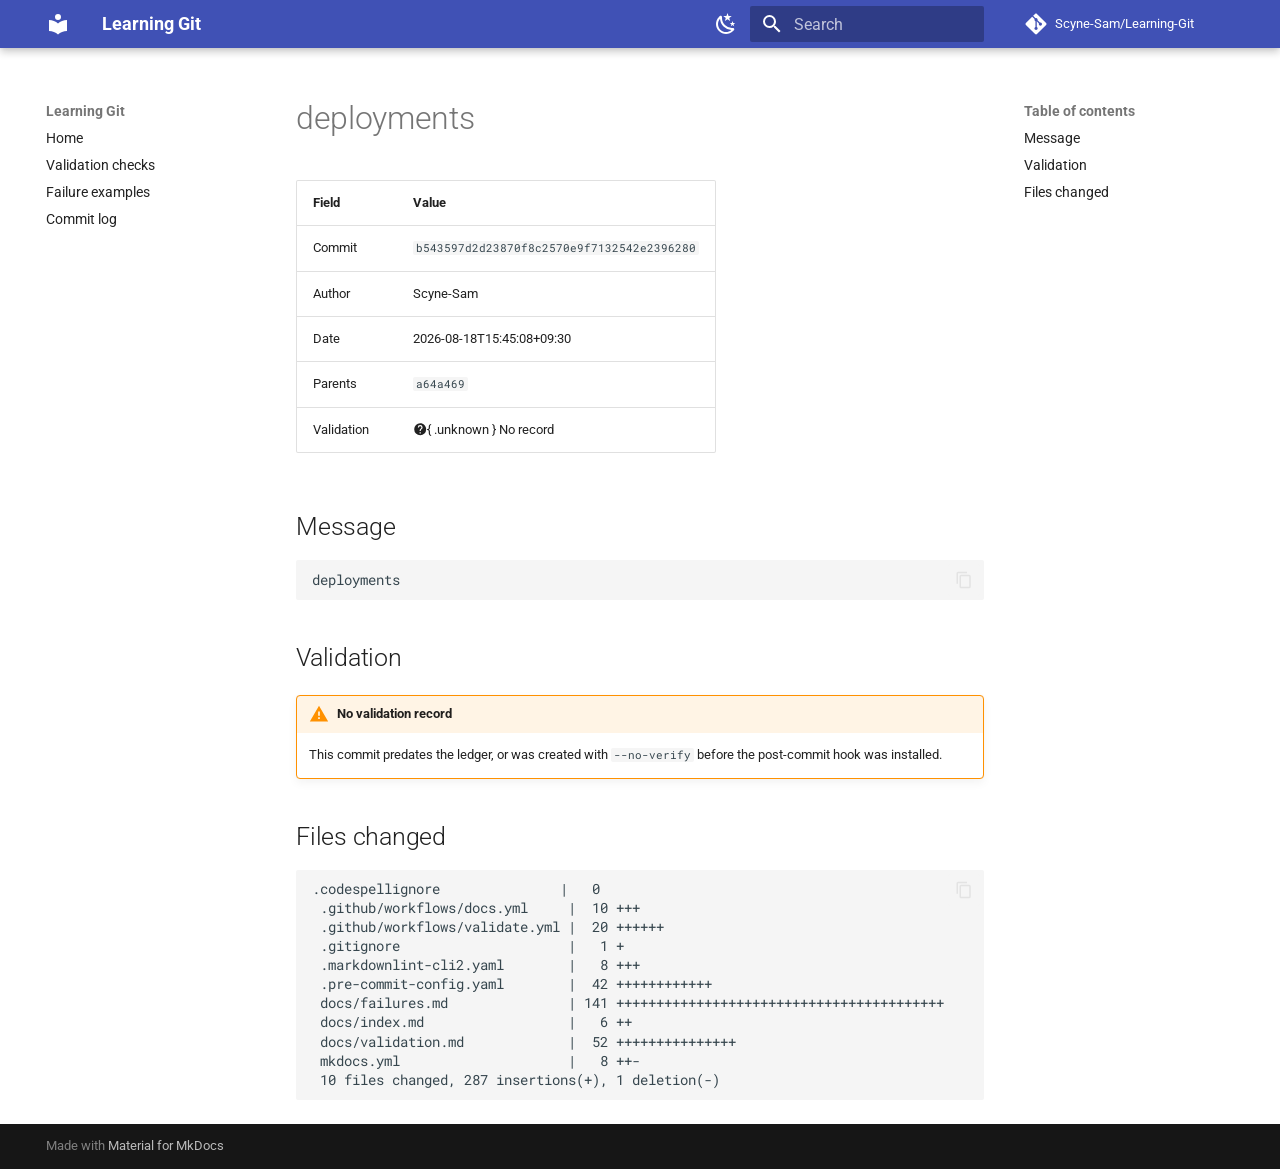
<file: commits/b543597/index.html>
<!doctype html>
<html lang="en" class="no-js">
  <head>
    
      <meta charset="utf-8">
      <meta name="viewport" content="width=device-width,initial-scale=1">
      
        <meta name="description" content="Notes and exercises for learning Git">
      
      
      
        <link rel="canonical" href="https://scyne-sam.github.io/Learning-Git/commits/b543597/">
      
      
      
      
        
      
      
      <link rel="icon" href="../../assets/images/favicon.png">
      <meta name="generator" content="mkdocs-1.6.1, mkdocs-material-9.7.7">
    
    
      
        <title>deployments - Learning Git</title>
      
    
    
      <link rel="stylesheet" href="../../assets/stylesheets/main.ec1eaa64.min.css">
      
        
        <link rel="stylesheet" href="../../assets/stylesheets/palette.ab4e12ef.min.css">
      
      


    
    
      
    
    
      
        
        
        <link rel="preconnect" href="https://fonts.gstatic.com" crossorigin>
        <link rel="stylesheet" href="https://fonts.googleapis.com/css?family=Roboto:300,300i,400,400i,700,700i%7CRoboto+Mono:400,400i,700,700i&display=fallback">
        <style>:root{--md-text-font:"Roboto";--md-code-font:"Roboto Mono"}</style>
      
    
    
      <link rel="stylesheet" href="../../stylesheets/status.css">
    
    <script>__md_scope=new URL("../..",location),__md_hash=e=>[...e].reduce(((e,_)=>(e<<5)-e+_.charCodeAt(0)),0),__md_get=(e,_=localStorage,t=__md_scope)=>JSON.parse(_.getItem(t.pathname+"."+e)),__md_set=(e,_,t=localStorage,a=__md_scope)=>{try{t.setItem(a.pathname+"."+e,JSON.stringify(_))}catch(e){}}</script>
    
      

    
    
  </head>
  
  
    
    
      
    
    
    
    
    <body dir="ltr" data-md-color-scheme="default" data-md-color-primary="indigo" data-md-color-accent="indigo">
  
    
    <input class="md-toggle" data-md-toggle="drawer" type="checkbox" id="__drawer" autocomplete="off">
    <input class="md-toggle" data-md-toggle="search" type="checkbox" id="__search" autocomplete="off">
    <label class="md-overlay" for="__drawer"></label>
    <div data-md-component="skip">
      
        
        <a href="#deployments" class="md-skip">
          Skip to content
        </a>
      
    </div>
    <div data-md-component="announce">
      
    </div>
    
    
      

  

<header class="md-header md-header--shadow" data-md-component="header">
  <nav class="md-header__inner md-grid" aria-label="Header">
    <a href="../.." title="Learning Git" class="md-header__button md-logo" aria-label="Learning Git" data-md-component="logo">
      
  
  <svg xmlns="http://www.w3.org/2000/svg" viewBox="0 0 24 24"><path d="M12 8a3 3 0 0 0 3-3 3 3 0 0 0-3-3 3 3 0 0 0-3 3 3 3 0 0 0 3 3m0 3.54C9.64 9.35 6.5 8 3 8v11c3.5 0 6.64 1.35 9 3.54 2.36-2.19 5.5-3.54 9-3.54V8c-3.5 0-6.64 1.35-9 3.54"/></svg>

    </a>
    <label class="md-header__button md-icon" for="__drawer">
      
      <svg xmlns="http://www.w3.org/2000/svg" viewBox="0 0 24 24"><path d="M3 6h18v2H3zm0 5h18v2H3zm0 5h18v2H3z"/></svg>
    </label>
    <div class="md-header__title" data-md-component="header-title">
      <div class="md-header__ellipsis">
        <div class="md-header__topic">
          <span class="md-ellipsis">
            Learning Git
          </span>
        </div>
        <div class="md-header__topic" data-md-component="header-topic">
          <span class="md-ellipsis">
            
              deployments
            
          </span>
        </div>
      </div>
    </div>
    
      
        <form class="md-header__option" data-md-component="palette">
  
    
    
    
    <input class="md-option" data-md-color-media="(prefers-color-scheme: light)" data-md-color-scheme="default" data-md-color-primary="indigo" data-md-color-accent="indigo"  aria-label="Switch to dark mode"  type="radio" name="__palette" id="__palette_0">
    
      <label class="md-header__button md-icon" title="Switch to dark mode" for="__palette_1" hidden>
        <svg xmlns="http://www.w3.org/2000/svg" viewBox="0 0 24 24"><path d="m17.75 4.09-2.53 1.94.91 3.06-2.63-1.81-2.63 1.81.91-3.06-2.53-1.94L12.44 4l1.06-3 1.06 3zm3.5 6.91-1.64 1.25.59 1.98-1.7-1.17-1.7 1.17.59-1.98L15.75 11l2.06-.05L18.5 9l.69 1.95zm-2.28 4.95c.83-.08 1.72 1.1 1.19 1.85-.32.45-.66.87-1.08 1.27C15.17 23 8.84 23 4.94 19.07c-3.91-3.9-3.91-10.24 0-14.14.4-.4.82-.76 1.27-1.08.75-.53 1.93.36 1.85 1.19-.27 2.86.69 5.83 2.89 8.02a9.96 9.96 0 0 0 8.02 2.89m-1.64 2.02a12.08 12.08 0 0 1-7.8-3.47c-2.17-2.19-3.33-5-3.49-7.82-2.81 3.14-2.7 7.96.31 10.98 3.02 3.01 7.84 3.12 10.98.31"/></svg>
      </label>
    
  
    
    
    
    <input class="md-option" data-md-color-media="(prefers-color-scheme: dark)" data-md-color-scheme="slate" data-md-color-primary="indigo" data-md-color-accent="indigo"  aria-label="Switch to light mode"  type="radio" name="__palette" id="__palette_1">
    
      <label class="md-header__button md-icon" title="Switch to light mode" for="__palette_0" hidden>
        <svg xmlns="http://www.w3.org/2000/svg" viewBox="0 0 24 24"><path d="M12 7a5 5 0 0 1 5 5 5 5 0 0 1-5 5 5 5 0 0 1-5-5 5 5 0 0 1 5-5m0 2a3 3 0 0 0-3 3 3 3 0 0 0 3 3 3 3 0 0 0 3-3 3 3 0 0 0-3-3m0-7 2.39 3.42C13.65 5.15 12.84 5 12 5s-1.65.15-2.39.42zM3.34 7l4.16-.35A7.2 7.2 0 0 0 5.94 8.5c-.44.74-.69 1.5-.83 2.29zm.02 10 1.76-3.77a7.131 7.131 0 0 0 2.38 4.14zM20.65 7l-1.77 3.79a7.02 7.02 0 0 0-2.38-4.15zm-.01 10-4.14.36c.59-.51 1.12-1.14 1.54-1.86.42-.73.69-1.5.83-2.29zM12 22l-2.41-3.44c.74.27 1.55.44 2.41.44.82 0 1.63-.17 2.37-.44z"/></svg>
      </label>
    
  
</form>
      
    
    
      <script>var palette=__md_get("__palette");if(palette&&palette.color){if("(prefers-color-scheme)"===palette.color.media){var media=matchMedia("(prefers-color-scheme: light)"),input=document.querySelector(media.matches?"[data-md-color-media='(prefers-color-scheme: light)']":"[data-md-color-media='(prefers-color-scheme: dark)']");palette.color.media=input.getAttribute("data-md-color-media"),palette.color.scheme=input.getAttribute("data-md-color-scheme"),palette.color.primary=input.getAttribute("data-md-color-primary"),palette.color.accent=input.getAttribute("data-md-color-accent")}for(var[key,value]of Object.entries(palette.color))document.body.setAttribute("data-md-color-"+key,value)}</script>
    
    
    
      
      
        <label class="md-header__button md-icon" for="__search">
          
          <svg xmlns="http://www.w3.org/2000/svg" viewBox="0 0 24 24"><path d="M9.5 3A6.5 6.5 0 0 1 16 9.5c0 1.61-.59 3.09-1.56 4.23l.27.27h.79l5 5-1.5 1.5-5-5v-.79l-.27-.27A6.52 6.52 0 0 1 9.5 16 6.5 6.5 0 0 1 3 9.5 6.5 6.5 0 0 1 9.5 3m0 2C7 5 5 7 5 9.5S7 14 9.5 14 14 12 14 9.5 12 5 9.5 5"/></svg>
        </label>
        <div class="md-search" data-md-component="search" role="dialog">
  <label class="md-search__overlay" for="__search"></label>
  <div class="md-search__inner" role="search">
    <form class="md-search__form" name="search">
      <input type="text" class="md-search__input" name="query" aria-label="Search" placeholder="Search" autocapitalize="off" autocorrect="off" autocomplete="off" spellcheck="false" data-md-component="search-query" required>
      <label class="md-search__icon md-icon" for="__search">
        
        <svg xmlns="http://www.w3.org/2000/svg" viewBox="0 0 24 24"><path d="M9.5 3A6.5 6.5 0 0 1 16 9.5c0 1.61-.59 3.09-1.56 4.23l.27.27h.79l5 5-1.5 1.5-5-5v-.79l-.27-.27A6.52 6.52 0 0 1 9.5 16 6.5 6.5 0 0 1 3 9.5 6.5 6.5 0 0 1 9.5 3m0 2C7 5 5 7 5 9.5S7 14 9.5 14 14 12 14 9.5 12 5 9.5 5"/></svg>
        
        <svg xmlns="http://www.w3.org/2000/svg" viewBox="0 0 24 24"><path d="M20 11v2H8l5.5 5.5-1.42 1.42L4.16 12l7.92-7.92L13.5 5.5 8 11z"/></svg>
      </label>
      <nav class="md-search__options" aria-label="Search">
        
        <button type="reset" class="md-search__icon md-icon" title="Clear" aria-label="Clear" tabindex="-1">
          
          <svg xmlns="http://www.w3.org/2000/svg" viewBox="0 0 24 24"><path d="M19 6.41 17.59 5 12 10.59 6.41 5 5 6.41 10.59 12 5 17.59 6.41 19 12 13.41 17.59 19 19 17.59 13.41 12z"/></svg>
        </button>
      </nav>
      
    </form>
    <div class="md-search__output">
      <div class="md-search__scrollwrap" tabindex="0" data-md-scrollfix>
        <div class="md-search-result" data-md-component="search-result">
          <div class="md-search-result__meta">
            Initializing search
          </div>
          <ol class="md-search-result__list" role="presentation"></ol>
        </div>
      </div>
    </div>
  </div>
</div>
      
    
    
      <div class="md-header__source">
        <a href="https://github.com/Scyne-Sam/Learning-Git" title="Go to repository" class="md-source" data-md-component="source">
  <div class="md-source__icon md-icon">
    
    <svg xmlns="http://www.w3.org/2000/svg" viewBox="0 0 448 512"><!--! Font Awesome Free 7.1.0 by @fontawesome - https://fontawesome.com License - https://fontawesome.com/license/free (Icons: CC BY 4.0, Fonts: SIL OFL 1.1, Code: MIT License) Copyright 2025 Fonticons, Inc.--><path d="M439.6 236.1 244 40.5c-5.4-5.5-12.8-8.5-20.4-8.5s-15 3-20.4 8.4L162.5 81l51.5 51.5c27.1-9.1 52.7 16.8 43.4 43.7l49.7 49.7c34.2-11.8 61.2 31 35.5 56.7-26.5 26.5-70.2-2.9-56-37.3L240.3 199v121.9c25.3 12.5 22.3 41.8 9.1 55-6.4 6.4-15.2 10.1-24.3 10.1s-17.8-3.6-24.3-10.1c-17.6-17.6-11.1-46.9 11.2-56v-123c-20.8-8.5-24.6-30.7-18.6-45L142.6 101 8.5 235.1C3 240.6 0 247.9 0 255.5s3 15 8.5 20.4l195.6 195.7c5.4 5.4 12.7 8.4 20.4 8.4s15-3 20.4-8.4l194.7-194.7c5.4-5.4 8.4-12.8 8.4-20.4s-3-15-8.4-20.4"/></svg>
  </div>
  <div class="md-source__repository">
    Scyne-Sam/Learning-Git
  </div>
</a>
      </div>
    
  </nav>
  
</header>
    
    <div class="md-container" data-md-component="container">
      
      
        
          
        
      
      <main class="md-main" data-md-component="main">
        <div class="md-main__inner md-grid">
          
            
              
              <div class="md-sidebar md-sidebar--primary" data-md-component="sidebar" data-md-type="navigation" >
                <div class="md-sidebar__scrollwrap">
                  <div class="md-sidebar__inner">
                    



<nav class="md-nav md-nav--primary" aria-label="Navigation" data-md-level="0">
  <label class="md-nav__title" for="__drawer">
    <a href="../.." title="Learning Git" class="md-nav__button md-logo" aria-label="Learning Git" data-md-component="logo">
      
  
  <svg xmlns="http://www.w3.org/2000/svg" viewBox="0 0 24 24"><path d="M12 8a3 3 0 0 0 3-3 3 3 0 0 0-3-3 3 3 0 0 0-3 3 3 3 0 0 0 3 3m0 3.54C9.64 9.35 6.5 8 3 8v11c3.5 0 6.64 1.35 9 3.54 2.36-2.19 5.5-3.54 9-3.54V8c-3.5 0-6.64 1.35-9 3.54"/></svg>

    </a>
    Learning Git
  </label>
  
    <div class="md-nav__source">
      <a href="https://github.com/Scyne-Sam/Learning-Git" title="Go to repository" class="md-source" data-md-component="source">
  <div class="md-source__icon md-icon">
    
    <svg xmlns="http://www.w3.org/2000/svg" viewBox="0 0 448 512"><!--! Font Awesome Free 7.1.0 by @fontawesome - https://fontawesome.com License - https://fontawesome.com/license/free (Icons: CC BY 4.0, Fonts: SIL OFL 1.1, Code: MIT License) Copyright 2025 Fonticons, Inc.--><path d="M439.6 236.1 244 40.5c-5.4-5.5-12.8-8.5-20.4-8.5s-15 3-20.4 8.4L162.5 81l51.5 51.5c27.1-9.1 52.7 16.8 43.4 43.7l49.7 49.7c34.2-11.8 61.2 31 35.5 56.7-26.5 26.5-70.2-2.9-56-37.3L240.3 199v121.9c25.3 12.5 22.3 41.8 9.1 55-6.4 6.4-15.2 10.1-24.3 10.1s-17.8-3.6-24.3-10.1c-17.6-17.6-11.1-46.9 11.2-56v-123c-20.8-8.5-24.6-30.7-18.6-45L142.6 101 8.5 235.1C3 240.6 0 247.9 0 255.5s3 15 8.5 20.4l195.6 195.7c5.4 5.4 12.7 8.4 20.4 8.4s15-3 20.4-8.4l194.7-194.7c5.4-5.4 8.4-12.8 8.4-20.4s-3-15-8.4-20.4"/></svg>
  </div>
  <div class="md-source__repository">
    Scyne-Sam/Learning-Git
  </div>
</a>
    </div>
  
  <ul class="md-nav__list" data-md-scrollfix>
    
      
      
  
  
  
  
    <li class="md-nav__item">
      <a href="../.." class="md-nav__link">
        
  
  
  <span class="md-ellipsis">
    
  
    Home
  

    
  </span>
  
  

      </a>
    </li>
  

    
      
      
  
  
  
  
    <li class="md-nav__item">
      <a href="../../validation/" class="md-nav__link">
        
  
  
  <span class="md-ellipsis">
    
  
    Validation checks
  

    
  </span>
  
  

      </a>
    </li>
  

    
      
      
  
  
  
  
    <li class="md-nav__item">
      <a href="../../failures/" class="md-nav__link">
        
  
  
  <span class="md-ellipsis">
    
  
    Failure examples
  

    
  </span>
  
  

      </a>
    </li>
  

    
      
      
  
  
  
  
    <li class="md-nav__item">
      <a href="../" class="md-nav__link">
        
  
  
  <span class="md-ellipsis">
    
  
    Commit log
  

    
  </span>
  
  

      </a>
    </li>
  

    
  </ul>
</nav>
                  </div>
                </div>
              </div>
            
            
              
              <div class="md-sidebar md-sidebar--secondary" data-md-component="sidebar" data-md-type="toc" >
                <div class="md-sidebar__scrollwrap">
                  <div class="md-sidebar__inner">
                    

<nav class="md-nav md-nav--secondary" aria-label="Table of contents">
  
  
  
    
  
  
    <label class="md-nav__title" for="__toc">
      <span class="md-nav__icon md-icon"></span>
      Table of contents
    </label>
    <ul class="md-nav__list" data-md-component="toc" data-md-scrollfix>
      
        <li class="md-nav__item">
  <a href="#message" class="md-nav__link">
    <span class="md-ellipsis">
      
        Message
      
    </span>
  </a>
  
</li>
      
        <li class="md-nav__item">
  <a href="#validation" class="md-nav__link">
    <span class="md-ellipsis">
      
        Validation
      
    </span>
  </a>
  
</li>
      
        <li class="md-nav__item">
  <a href="#files-changed" class="md-nav__link">
    <span class="md-ellipsis">
      
        Files changed
      
    </span>
  </a>
  
</li>
      
    </ul>
  
</nav>
                  </div>
                </div>
              </div>
            
          
          
            <div class="md-content" data-md-component="content">
              
              <article class="md-content__inner md-typeset">
                
                  


  
  


<h1 id="deployments">deployments<a class="headerlink" href="#deployments" title="Permanent link">&para;</a></h1>
<table>
<thead>
<tr>
<th>Field</th>
<th>Value</th>
</tr>
</thead>
<tbody>
<tr>
<td>Commit</td>
<td><code>b543597d2d23870f8c2570e9f7132542e2396280</code></td>
</tr>
<tr>
<td>Author</td>
<td>Scyne-Sam</td>
</tr>
<tr>
<td>Date</td>
<td>2026-08-18T15:45:08+09:30</td>
</tr>
<tr>
<td>Parents</td>
<td><code>a64a469</code></td>
</tr>
<tr>
<td>Validation</td>
<td><span class="twemoji"><svg xmlns="http://www.w3.org/2000/svg" viewBox="0 0 24 24"><path d="m15.07 11.25-.9.92C13.45 12.89 13 13.5 13 15h-2v-.5c0-1.11.45-2.11 1.17-2.83l1.24-1.26c.37-.36.59-.86.59-1.41a2 2 0 0 0-2-2 2 2 0 0 0-2 2H8a4 4 0 0 1 4-4 4 4 0 0 1 4 4 3.2 3.2 0 0 1-.93 2.25M13 19h-2v-2h2M12 2A10 10 0 0 0 2 12a10 10 0 0 0 10 10 10 10 0 0 0 10-10c0-5.53-4.5-10-10-10"/></svg></span>{ .unknown } No record</td>
</tr>
</tbody>
</table>
<h2 id="message">Message<a class="headerlink" href="#message" title="Permanent link">&para;</a></h2>
<div class="highlight"><pre><span></span><code>deployments
</code></pre></div>
<h2 id="validation">Validation<a class="headerlink" href="#validation" title="Permanent link">&para;</a></h2>
<div class="admonition warning">
<p class="admonition-title">No validation record</p>
<p>This commit predates the ledger, or was created with <code>--no-verify</code>
before the post-commit hook was installed.</p>
</div>
<h2 id="files-changed">Files changed<a class="headerlink" href="#files-changed" title="Permanent link">&para;</a></h2>
<div class="highlight"><pre><span></span><code>.codespellignore               |   0
 .github/workflows/docs.yml     |  10 +++
 .github/workflows/validate.yml |  20 ++++++
 .gitignore                     |   1 +
 .markdownlint-cli2.yaml        |   8 +++
 .pre-commit-config.yaml        |  42 ++++++++++++
 docs/failures.md               | 141 +++++++++++++++++++++++++++++++++++++++++
 docs/index.md                  |   6 ++
 docs/validation.md             |  52 +++++++++++++++
 mkdocs.yml                     |   8 ++-
 10 files changed, 287 insertions(+), 1 deletion(-)
</code></pre></div>












                
              </article>
            </div>
          
          
<script>var target=document.getElementById(location.hash.slice(1));target&&target.name&&(target.checked=target.name.startsWith("__tabbed_"))</script>
        </div>
        
          <button type="button" class="md-top md-icon" data-md-component="top" hidden>
  
  <svg xmlns="http://www.w3.org/2000/svg" viewBox="0 0 24 24"><path d="M13 20h-2V8l-5.5 5.5-1.42-1.42L12 4.16l7.92 7.92-1.42 1.42L13 8z"/></svg>
  Back to top
</button>
        
      </main>
      
        <footer class="md-footer">
  
  <div class="md-footer-meta md-typeset">
    <div class="md-footer-meta__inner md-grid">
      <div class="md-copyright">
  
  
    Made with
    <a href="https://squidfunk.github.io/mkdocs-material/" target="_blank" rel="noopener">
      Material for MkDocs
    </a>
  
</div>
      
    </div>
  </div>
</footer>
      
    </div>
    <div class="md-dialog" data-md-component="dialog">
      <div class="md-dialog__inner md-typeset"></div>
    </div>
    
    
    
      
      
      <script id="__config" type="application/json">{"annotate": null, "base": "../..", "features": ["navigation.instant", "navigation.tracking", "navigation.top", "content.code.copy", "search.highlight"], "search": "../../assets/javascripts/workers/search.2c215733.min.js", "tags": null, "translations": {"clipboard.copied": "Copied to clipboard", "clipboard.copy": "Copy to clipboard", "search.result.more.one": "1 more on this page", "search.result.more.other": "# more on this page", "search.result.none": "No matching documents", "search.result.one": "1 matching document", "search.result.other": "# matching documents", "search.result.placeholder": "Type to start searching", "search.result.term.missing": "Missing", "select.version": "Select version"}, "version": null}</script>
    
    
      <script src="../../assets/javascripts/bundle.d7400e89.min.js"></script>
      
    
  </body>
</html>
</file>
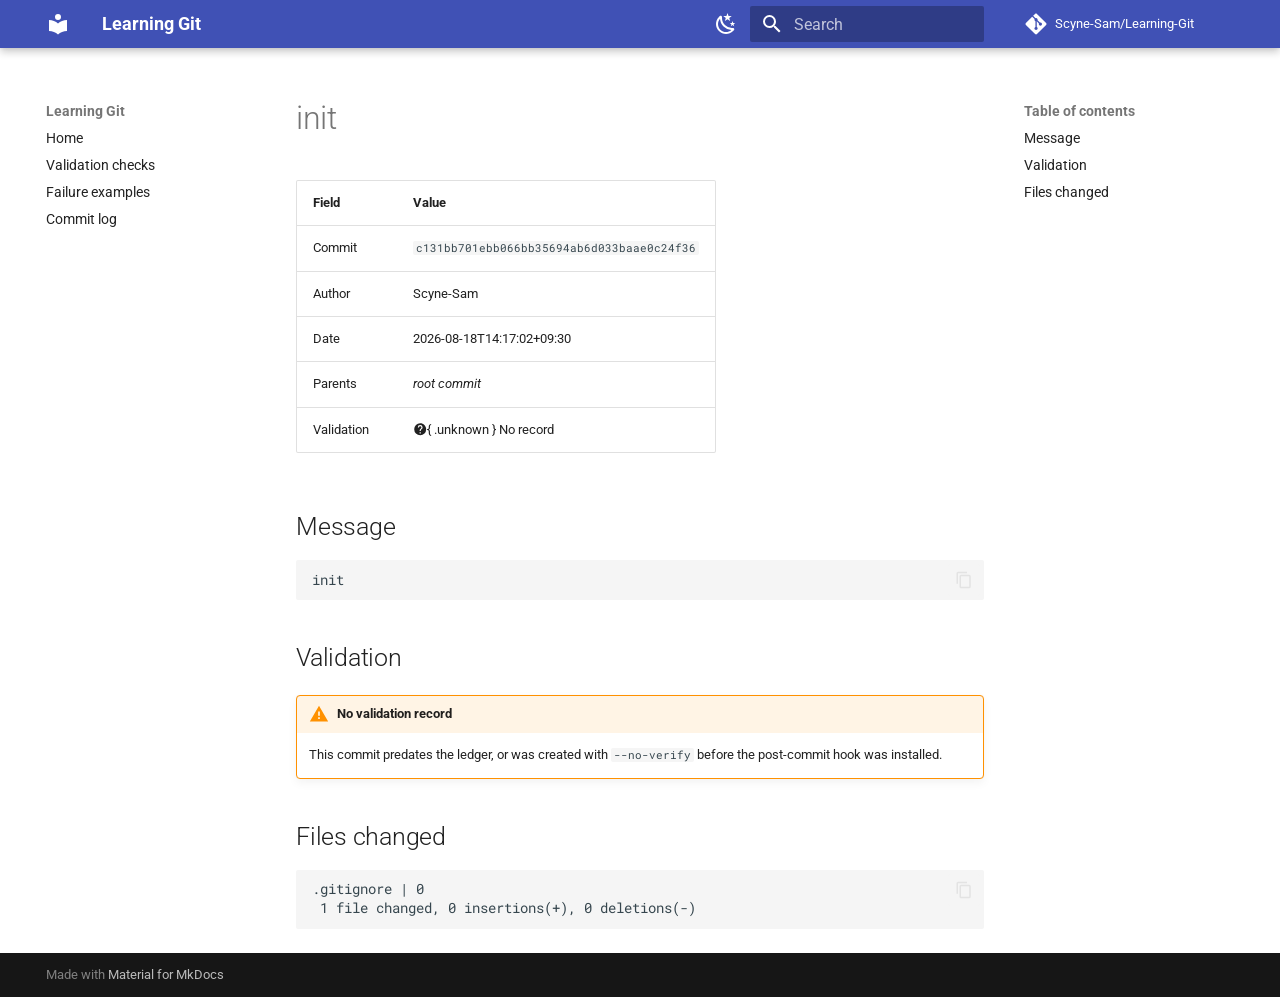
<file: commits/c131bb7/index.html>
<!doctype html>
<html lang="en" class="no-js">
  <head>
    
      <meta charset="utf-8">
      <meta name="viewport" content="width=device-width,initial-scale=1">
      
        <meta name="description" content="Notes and exercises for learning Git">
      
      
      
        <link rel="canonical" href="https://scyne-sam.github.io/Learning-Git/commits/c131bb7/">
      
      
      
      
        
      
      
      <link rel="icon" href="../../assets/images/favicon.png">
      <meta name="generator" content="mkdocs-1.6.1, mkdocs-material-9.7.7">
    
    
      
        <title>init - Learning Git</title>
      
    
    
      <link rel="stylesheet" href="../../assets/stylesheets/main.ec1eaa64.min.css">
      
        
        <link rel="stylesheet" href="../../assets/stylesheets/palette.ab4e12ef.min.css">
      
      


    
    
      
    
    
      
        
        
        <link rel="preconnect" href="https://fonts.gstatic.com" crossorigin>
        <link rel="stylesheet" href="https://fonts.googleapis.com/css?family=Roboto:300,300i,400,400i,700,700i%7CRoboto+Mono:400,400i,700,700i&display=fallback">
        <style>:root{--md-text-font:"Roboto";--md-code-font:"Roboto Mono"}</style>
      
    
    
      <link rel="stylesheet" href="../../stylesheets/status.css">
    
    <script>__md_scope=new URL("../..",location),__md_hash=e=>[...e].reduce(((e,_)=>(e<<5)-e+_.charCodeAt(0)),0),__md_get=(e,_=localStorage,t=__md_scope)=>JSON.parse(_.getItem(t.pathname+"."+e)),__md_set=(e,_,t=localStorage,a=__md_scope)=>{try{t.setItem(a.pathname+"."+e,JSON.stringify(_))}catch(e){}}</script>
    
      

    
    
  </head>
  
  
    
    
      
    
    
    
    
    <body dir="ltr" data-md-color-scheme="default" data-md-color-primary="indigo" data-md-color-accent="indigo">
  
    
    <input class="md-toggle" data-md-toggle="drawer" type="checkbox" id="__drawer" autocomplete="off">
    <input class="md-toggle" data-md-toggle="search" type="checkbox" id="__search" autocomplete="off">
    <label class="md-overlay" for="__drawer"></label>
    <div data-md-component="skip">
      
        
        <a href="#init" class="md-skip">
          Skip to content
        </a>
      
    </div>
    <div data-md-component="announce">
      
    </div>
    
    
      

  

<header class="md-header md-header--shadow" data-md-component="header">
  <nav class="md-header__inner md-grid" aria-label="Header">
    <a href="../.." title="Learning Git" class="md-header__button md-logo" aria-label="Learning Git" data-md-component="logo">
      
  
  <svg xmlns="http://www.w3.org/2000/svg" viewBox="0 0 24 24"><path d="M12 8a3 3 0 0 0 3-3 3 3 0 0 0-3-3 3 3 0 0 0-3 3 3 3 0 0 0 3 3m0 3.54C9.64 9.35 6.5 8 3 8v11c3.5 0 6.64 1.35 9 3.54 2.36-2.19 5.5-3.54 9-3.54V8c-3.5 0-6.64 1.35-9 3.54"/></svg>

    </a>
    <label class="md-header__button md-icon" for="__drawer">
      
      <svg xmlns="http://www.w3.org/2000/svg" viewBox="0 0 24 24"><path d="M3 6h18v2H3zm0 5h18v2H3zm0 5h18v2H3z"/></svg>
    </label>
    <div class="md-header__title" data-md-component="header-title">
      <div class="md-header__ellipsis">
        <div class="md-header__topic">
          <span class="md-ellipsis">
            Learning Git
          </span>
        </div>
        <div class="md-header__topic" data-md-component="header-topic">
          <span class="md-ellipsis">
            
              init
            
          </span>
        </div>
      </div>
    </div>
    
      
        <form class="md-header__option" data-md-component="palette">
  
    
    
    
    <input class="md-option" data-md-color-media="(prefers-color-scheme: light)" data-md-color-scheme="default" data-md-color-primary="indigo" data-md-color-accent="indigo"  aria-label="Switch to dark mode"  type="radio" name="__palette" id="__palette_0">
    
      <label class="md-header__button md-icon" title="Switch to dark mode" for="__palette_1" hidden>
        <svg xmlns="http://www.w3.org/2000/svg" viewBox="0 0 24 24"><path d="m17.75 4.09-2.53 1.94.91 3.06-2.63-1.81-2.63 1.81.91-3.06-2.53-1.94L12.44 4l1.06-3 1.06 3zm3.5 6.91-1.64 1.25.59 1.98-1.7-1.17-1.7 1.17.59-1.98L15.75 11l2.06-.05L18.5 9l.69 1.95zm-2.28 4.95c.83-.08 1.72 1.1 1.19 1.85-.32.45-.66.87-1.08 1.27C15.17 23 8.84 23 4.94 19.07c-3.91-3.9-3.91-10.24 0-14.14.4-.4.82-.76 1.27-1.08.75-.53 1.93.36 1.85 1.19-.27 2.86.69 5.83 2.89 8.02a9.96 9.96 0 0 0 8.02 2.89m-1.64 2.02a12.08 12.08 0 0 1-7.8-3.47c-2.17-2.19-3.33-5-3.49-7.82-2.81 3.14-2.7 7.96.31 10.98 3.02 3.01 7.84 3.12 10.98.31"/></svg>
      </label>
    
  
    
    
    
    <input class="md-option" data-md-color-media="(prefers-color-scheme: dark)" data-md-color-scheme="slate" data-md-color-primary="indigo" data-md-color-accent="indigo"  aria-label="Switch to light mode"  type="radio" name="__palette" id="__palette_1">
    
      <label class="md-header__button md-icon" title="Switch to light mode" for="__palette_0" hidden>
        <svg xmlns="http://www.w3.org/2000/svg" viewBox="0 0 24 24"><path d="M12 7a5 5 0 0 1 5 5 5 5 0 0 1-5 5 5 5 0 0 1-5-5 5 5 0 0 1 5-5m0 2a3 3 0 0 0-3 3 3 3 0 0 0 3 3 3 3 0 0 0 3-3 3 3 0 0 0-3-3m0-7 2.39 3.42C13.65 5.15 12.84 5 12 5s-1.65.15-2.39.42zM3.34 7l4.16-.35A7.2 7.2 0 0 0 5.94 8.5c-.44.74-.69 1.5-.83 2.29zm.02 10 1.76-3.77a7.131 7.131 0 0 0 2.38 4.14zM20.65 7l-1.77 3.79a7.02 7.02 0 0 0-2.38-4.15zm-.01 10-4.14.36c.59-.51 1.12-1.14 1.54-1.86.42-.73.69-1.5.83-2.29zM12 22l-2.41-3.44c.74.27 1.55.44 2.41.44.82 0 1.63-.17 2.37-.44z"/></svg>
      </label>
    
  
</form>
      
    
    
      <script>var palette=__md_get("__palette");if(palette&&palette.color){if("(prefers-color-scheme)"===palette.color.media){var media=matchMedia("(prefers-color-scheme: light)"),input=document.querySelector(media.matches?"[data-md-color-media='(prefers-color-scheme: light)']":"[data-md-color-media='(prefers-color-scheme: dark)']");palette.color.media=input.getAttribute("data-md-color-media"),palette.color.scheme=input.getAttribute("data-md-color-scheme"),palette.color.primary=input.getAttribute("data-md-color-primary"),palette.color.accent=input.getAttribute("data-md-color-accent")}for(var[key,value]of Object.entries(palette.color))document.body.setAttribute("data-md-color-"+key,value)}</script>
    
    
    
      
      
        <label class="md-header__button md-icon" for="__search">
          
          <svg xmlns="http://www.w3.org/2000/svg" viewBox="0 0 24 24"><path d="M9.5 3A6.5 6.5 0 0 1 16 9.5c0 1.61-.59 3.09-1.56 4.23l.27.27h.79l5 5-1.5 1.5-5-5v-.79l-.27-.27A6.52 6.52 0 0 1 9.5 16 6.5 6.5 0 0 1 3 9.5 6.5 6.5 0 0 1 9.5 3m0 2C7 5 5 7 5 9.5S7 14 9.5 14 14 12 14 9.5 12 5 9.5 5"/></svg>
        </label>
        <div class="md-search" data-md-component="search" role="dialog">
  <label class="md-search__overlay" for="__search"></label>
  <div class="md-search__inner" role="search">
    <form class="md-search__form" name="search">
      <input type="text" class="md-search__input" name="query" aria-label="Search" placeholder="Search" autocapitalize="off" autocorrect="off" autocomplete="off" spellcheck="false" data-md-component="search-query" required>
      <label class="md-search__icon md-icon" for="__search">
        
        <svg xmlns="http://www.w3.org/2000/svg" viewBox="0 0 24 24"><path d="M9.5 3A6.5 6.5 0 0 1 16 9.5c0 1.61-.59 3.09-1.56 4.23l.27.27h.79l5 5-1.5 1.5-5-5v-.79l-.27-.27A6.52 6.52 0 0 1 9.5 16 6.5 6.5 0 0 1 3 9.5 6.5 6.5 0 0 1 9.5 3m0 2C7 5 5 7 5 9.5S7 14 9.5 14 14 12 14 9.5 12 5 9.5 5"/></svg>
        
        <svg xmlns="http://www.w3.org/2000/svg" viewBox="0 0 24 24"><path d="M20 11v2H8l5.5 5.5-1.42 1.42L4.16 12l7.92-7.92L13.5 5.5 8 11z"/></svg>
      </label>
      <nav class="md-search__options" aria-label="Search">
        
        <button type="reset" class="md-search__icon md-icon" title="Clear" aria-label="Clear" tabindex="-1">
          
          <svg xmlns="http://www.w3.org/2000/svg" viewBox="0 0 24 24"><path d="M19 6.41 17.59 5 12 10.59 6.41 5 5 6.41 10.59 12 5 17.59 6.41 19 12 13.41 17.59 19 19 17.59 13.41 12z"/></svg>
        </button>
      </nav>
      
    </form>
    <div class="md-search__output">
      <div class="md-search__scrollwrap" tabindex="0" data-md-scrollfix>
        <div class="md-search-result" data-md-component="search-result">
          <div class="md-search-result__meta">
            Initializing search
          </div>
          <ol class="md-search-result__list" role="presentation"></ol>
        </div>
      </div>
    </div>
  </div>
</div>
      
    
    
      <div class="md-header__source">
        <a href="https://github.com/Scyne-Sam/Learning-Git" title="Go to repository" class="md-source" data-md-component="source">
  <div class="md-source__icon md-icon">
    
    <svg xmlns="http://www.w3.org/2000/svg" viewBox="0 0 448 512"><!--! Font Awesome Free 7.1.0 by @fontawesome - https://fontawesome.com License - https://fontawesome.com/license/free (Icons: CC BY 4.0, Fonts: SIL OFL 1.1, Code: MIT License) Copyright 2025 Fonticons, Inc.--><path d="M439.6 236.1 244 40.5c-5.4-5.5-12.8-8.5-20.4-8.5s-15 3-20.4 8.4L162.5 81l51.5 51.5c27.1-9.1 52.7 16.8 43.4 43.7l49.7 49.7c34.2-11.8 61.2 31 35.5 56.7-26.5 26.5-70.2-2.9-56-37.3L240.3 199v121.9c25.3 12.5 22.3 41.8 9.1 55-6.4 6.4-15.2 10.1-24.3 10.1s-17.8-3.6-24.3-10.1c-17.6-17.6-11.1-46.9 11.2-56v-123c-20.8-8.5-24.6-30.7-18.6-45L142.6 101 8.5 235.1C3 240.6 0 247.9 0 255.5s3 15 8.5 20.4l195.6 195.7c5.4 5.4 12.7 8.4 20.4 8.4s15-3 20.4-8.4l194.7-194.7c5.4-5.4 8.4-12.8 8.4-20.4s-3-15-8.4-20.4"/></svg>
  </div>
  <div class="md-source__repository">
    Scyne-Sam/Learning-Git
  </div>
</a>
      </div>
    
  </nav>
  
</header>
    
    <div class="md-container" data-md-component="container">
      
      
        
          
        
      
      <main class="md-main" data-md-component="main">
        <div class="md-main__inner md-grid">
          
            
              
              <div class="md-sidebar md-sidebar--primary" data-md-component="sidebar" data-md-type="navigation" >
                <div class="md-sidebar__scrollwrap">
                  <div class="md-sidebar__inner">
                    



<nav class="md-nav md-nav--primary" aria-label="Navigation" data-md-level="0">
  <label class="md-nav__title" for="__drawer">
    <a href="../.." title="Learning Git" class="md-nav__button md-logo" aria-label="Learning Git" data-md-component="logo">
      
  
  <svg xmlns="http://www.w3.org/2000/svg" viewBox="0 0 24 24"><path d="M12 8a3 3 0 0 0 3-3 3 3 0 0 0-3-3 3 3 0 0 0-3 3 3 3 0 0 0 3 3m0 3.54C9.64 9.35 6.5 8 3 8v11c3.5 0 6.64 1.35 9 3.54 2.36-2.19 5.5-3.54 9-3.54V8c-3.5 0-6.64 1.35-9 3.54"/></svg>

    </a>
    Learning Git
  </label>
  
    <div class="md-nav__source">
      <a href="https://github.com/Scyne-Sam/Learning-Git" title="Go to repository" class="md-source" data-md-component="source">
  <div class="md-source__icon md-icon">
    
    <svg xmlns="http://www.w3.org/2000/svg" viewBox="0 0 448 512"><!--! Font Awesome Free 7.1.0 by @fontawesome - https://fontawesome.com License - https://fontawesome.com/license/free (Icons: CC BY 4.0, Fonts: SIL OFL 1.1, Code: MIT License) Copyright 2025 Fonticons, Inc.--><path d="M439.6 236.1 244 40.5c-5.4-5.5-12.8-8.5-20.4-8.5s-15 3-20.4 8.4L162.5 81l51.5 51.5c27.1-9.1 52.7 16.8 43.4 43.7l49.7 49.7c34.2-11.8 61.2 31 35.5 56.7-26.5 26.5-70.2-2.9-56-37.3L240.3 199v121.9c25.3 12.5 22.3 41.8 9.1 55-6.4 6.4-15.2 10.1-24.3 10.1s-17.8-3.6-24.3-10.1c-17.6-17.6-11.1-46.9 11.2-56v-123c-20.8-8.5-24.6-30.7-18.6-45L142.6 101 8.5 235.1C3 240.6 0 247.9 0 255.5s3 15 8.5 20.4l195.6 195.7c5.4 5.4 12.7 8.4 20.4 8.4s15-3 20.4-8.4l194.7-194.7c5.4-5.4 8.4-12.8 8.4-20.4s-3-15-8.4-20.4"/></svg>
  </div>
  <div class="md-source__repository">
    Scyne-Sam/Learning-Git
  </div>
</a>
    </div>
  
  <ul class="md-nav__list" data-md-scrollfix>
    
      
      
  
  
  
  
    <li class="md-nav__item">
      <a href="../.." class="md-nav__link">
        
  
  
  <span class="md-ellipsis">
    
  
    Home
  

    
  </span>
  
  

      </a>
    </li>
  

    
      
      
  
  
  
  
    <li class="md-nav__item">
      <a href="../../validation/" class="md-nav__link">
        
  
  
  <span class="md-ellipsis">
    
  
    Validation checks
  

    
  </span>
  
  

      </a>
    </li>
  

    
      
      
  
  
  
  
    <li class="md-nav__item">
      <a href="../../failures/" class="md-nav__link">
        
  
  
  <span class="md-ellipsis">
    
  
    Failure examples
  

    
  </span>
  
  

      </a>
    </li>
  

    
      
      
  
  
  
  
    <li class="md-nav__item">
      <a href="../" class="md-nav__link">
        
  
  
  <span class="md-ellipsis">
    
  
    Commit log
  

    
  </span>
  
  

      </a>
    </li>
  

    
  </ul>
</nav>
                  </div>
                </div>
              </div>
            
            
              
              <div class="md-sidebar md-sidebar--secondary" data-md-component="sidebar" data-md-type="toc" >
                <div class="md-sidebar__scrollwrap">
                  <div class="md-sidebar__inner">
                    

<nav class="md-nav md-nav--secondary" aria-label="Table of contents">
  
  
  
    
  
  
    <label class="md-nav__title" for="__toc">
      <span class="md-nav__icon md-icon"></span>
      Table of contents
    </label>
    <ul class="md-nav__list" data-md-component="toc" data-md-scrollfix>
      
        <li class="md-nav__item">
  <a href="#message" class="md-nav__link">
    <span class="md-ellipsis">
      
        Message
      
    </span>
  </a>
  
</li>
      
        <li class="md-nav__item">
  <a href="#validation" class="md-nav__link">
    <span class="md-ellipsis">
      
        Validation
      
    </span>
  </a>
  
</li>
      
        <li class="md-nav__item">
  <a href="#files-changed" class="md-nav__link">
    <span class="md-ellipsis">
      
        Files changed
      
    </span>
  </a>
  
</li>
      
    </ul>
  
</nav>
                  </div>
                </div>
              </div>
            
          
          
            <div class="md-content" data-md-component="content">
              
              <article class="md-content__inner md-typeset">
                
                  


  
  


<h1 id="init">init<a class="headerlink" href="#init" title="Permanent link">&para;</a></h1>
<table>
<thead>
<tr>
<th>Field</th>
<th>Value</th>
</tr>
</thead>
<tbody>
<tr>
<td>Commit</td>
<td><code>c131bb701ebb066bb35694ab6d033baae0c24f36</code></td>
</tr>
<tr>
<td>Author</td>
<td>Scyne-Sam</td>
</tr>
<tr>
<td>Date</td>
<td>2026-08-18T14:17:02+09:30</td>
</tr>
<tr>
<td>Parents</td>
<td><em>root commit</em></td>
</tr>
<tr>
<td>Validation</td>
<td><span class="twemoji"><svg xmlns="http://www.w3.org/2000/svg" viewBox="0 0 24 24"><path d="m15.07 11.25-.9.92C13.45 12.89 13 13.5 13 15h-2v-.5c0-1.11.45-2.11 1.17-2.83l1.24-1.26c.37-.36.59-.86.59-1.41a2 2 0 0 0-2-2 2 2 0 0 0-2 2H8a4 4 0 0 1 4-4 4 4 0 0 1 4 4 3.2 3.2 0 0 1-.93 2.25M13 19h-2v-2h2M12 2A10 10 0 0 0 2 12a10 10 0 0 0 10 10 10 10 0 0 0 10-10c0-5.53-4.5-10-10-10"/></svg></span>{ .unknown } No record</td>
</tr>
</tbody>
</table>
<h2 id="message">Message<a class="headerlink" href="#message" title="Permanent link">&para;</a></h2>
<div class="highlight"><pre><span></span><code>init
</code></pre></div>
<h2 id="validation">Validation<a class="headerlink" href="#validation" title="Permanent link">&para;</a></h2>
<div class="admonition warning">
<p class="admonition-title">No validation record</p>
<p>This commit predates the ledger, or was created with <code>--no-verify</code>
before the post-commit hook was installed.</p>
</div>
<h2 id="files-changed">Files changed<a class="headerlink" href="#files-changed" title="Permanent link">&para;</a></h2>
<div class="highlight"><pre><span></span><code>.gitignore | 0
 1 file changed, 0 insertions(+), 0 deletions(-)
</code></pre></div>












                
              </article>
            </div>
          
          
<script>var target=document.getElementById(location.hash.slice(1));target&&target.name&&(target.checked=target.name.startsWith("__tabbed_"))</script>
        </div>
        
          <button type="button" class="md-top md-icon" data-md-component="top" hidden>
  
  <svg xmlns="http://www.w3.org/2000/svg" viewBox="0 0 24 24"><path d="M13 20h-2V8l-5.5 5.5-1.42-1.42L12 4.16l7.92 7.92-1.42 1.42L13 8z"/></svg>
  Back to top
</button>
        
      </main>
      
        <footer class="md-footer">
  
  <div class="md-footer-meta md-typeset">
    <div class="md-footer-meta__inner md-grid">
      <div class="md-copyright">
  
  
    Made with
    <a href="https://squidfunk.github.io/mkdocs-material/" target="_blank" rel="noopener">
      Material for MkDocs
    </a>
  
</div>
      
    </div>
  </div>
</footer>
      
    </div>
    <div class="md-dialog" data-md-component="dialog">
      <div class="md-dialog__inner md-typeset"></div>
    </div>
    
    
    
      
      
      <script id="__config" type="application/json">{"annotate": null, "base": "../..", "features": ["navigation.instant", "navigation.tracking", "navigation.top", "content.code.copy", "search.highlight"], "search": "../../assets/javascripts/workers/search.2c215733.min.js", "tags": null, "translations": {"clipboard.copied": "Copied to clipboard", "clipboard.copy": "Copy to clipboard", "search.result.more.one": "1 more on this page", "search.result.more.other": "# more on this page", "search.result.none": "No matching documents", "search.result.one": "1 matching document", "search.result.other": "# matching documents", "search.result.placeholder": "Type to start searching", "search.result.term.missing": "Missing", "select.version": "Select version"}, "version": null}</script>
    
    
      <script src="../../assets/javascripts/bundle.d7400e89.min.js"></script>
      
    
  </body>
</html>
</file>
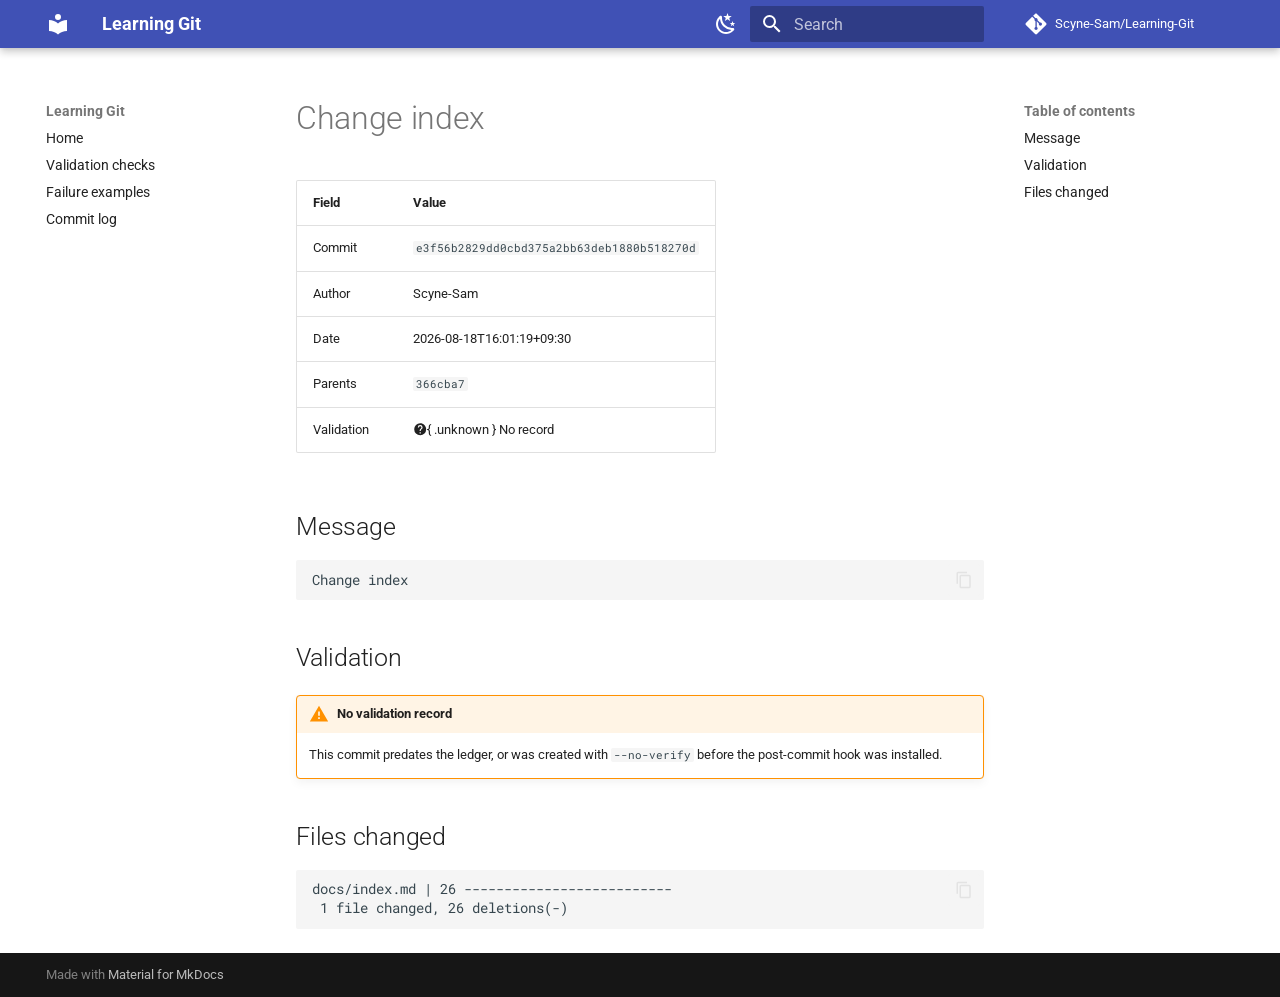
<file: commits/e3f56b2/index.html>
<!doctype html>
<html lang="en" class="no-js">
  <head>
    
      <meta charset="utf-8">
      <meta name="viewport" content="width=device-width,initial-scale=1">
      
        <meta name="description" content="Notes and exercises for learning Git">
      
      
      
        <link rel="canonical" href="https://scyne-sam.github.io/Learning-Git/commits/e3f56b2/">
      
      
      
      
        
      
      
      <link rel="icon" href="../../assets/images/favicon.png">
      <meta name="generator" content="mkdocs-1.6.1, mkdocs-material-9.7.7">
    
    
      
        <title>Change index - Learning Git</title>
      
    
    
      <link rel="stylesheet" href="../../assets/stylesheets/main.ec1eaa64.min.css">
      
        
        <link rel="stylesheet" href="../../assets/stylesheets/palette.ab4e12ef.min.css">
      
      


    
    
      
    
    
      
        
        
        <link rel="preconnect" href="https://fonts.gstatic.com" crossorigin>
        <link rel="stylesheet" href="https://fonts.googleapis.com/css?family=Roboto:300,300i,400,400i,700,700i%7CRoboto+Mono:400,400i,700,700i&display=fallback">
        <style>:root{--md-text-font:"Roboto";--md-code-font:"Roboto Mono"}</style>
      
    
    
      <link rel="stylesheet" href="../../stylesheets/status.css">
    
    <script>__md_scope=new URL("../..",location),__md_hash=e=>[...e].reduce(((e,_)=>(e<<5)-e+_.charCodeAt(0)),0),__md_get=(e,_=localStorage,t=__md_scope)=>JSON.parse(_.getItem(t.pathname+"."+e)),__md_set=(e,_,t=localStorage,a=__md_scope)=>{try{t.setItem(a.pathname+"."+e,JSON.stringify(_))}catch(e){}}</script>
    
      

    
    
  </head>
  
  
    
    
      
    
    
    
    
    <body dir="ltr" data-md-color-scheme="default" data-md-color-primary="indigo" data-md-color-accent="indigo">
  
    
    <input class="md-toggle" data-md-toggle="drawer" type="checkbox" id="__drawer" autocomplete="off">
    <input class="md-toggle" data-md-toggle="search" type="checkbox" id="__search" autocomplete="off">
    <label class="md-overlay" for="__drawer"></label>
    <div data-md-component="skip">
      
        
        <a href="#change-index" class="md-skip">
          Skip to content
        </a>
      
    </div>
    <div data-md-component="announce">
      
    </div>
    
    
      

  

<header class="md-header md-header--shadow" data-md-component="header">
  <nav class="md-header__inner md-grid" aria-label="Header">
    <a href="../.." title="Learning Git" class="md-header__button md-logo" aria-label="Learning Git" data-md-component="logo">
      
  
  <svg xmlns="http://www.w3.org/2000/svg" viewBox="0 0 24 24"><path d="M12 8a3 3 0 0 0 3-3 3 3 0 0 0-3-3 3 3 0 0 0-3 3 3 3 0 0 0 3 3m0 3.54C9.64 9.35 6.5 8 3 8v11c3.5 0 6.64 1.35 9 3.54 2.36-2.19 5.5-3.54 9-3.54V8c-3.5 0-6.64 1.35-9 3.54"/></svg>

    </a>
    <label class="md-header__button md-icon" for="__drawer">
      
      <svg xmlns="http://www.w3.org/2000/svg" viewBox="0 0 24 24"><path d="M3 6h18v2H3zm0 5h18v2H3zm0 5h18v2H3z"/></svg>
    </label>
    <div class="md-header__title" data-md-component="header-title">
      <div class="md-header__ellipsis">
        <div class="md-header__topic">
          <span class="md-ellipsis">
            Learning Git
          </span>
        </div>
        <div class="md-header__topic" data-md-component="header-topic">
          <span class="md-ellipsis">
            
              Change index
            
          </span>
        </div>
      </div>
    </div>
    
      
        <form class="md-header__option" data-md-component="palette">
  
    
    
    
    <input class="md-option" data-md-color-media="(prefers-color-scheme: light)" data-md-color-scheme="default" data-md-color-primary="indigo" data-md-color-accent="indigo"  aria-label="Switch to dark mode"  type="radio" name="__palette" id="__palette_0">
    
      <label class="md-header__button md-icon" title="Switch to dark mode" for="__palette_1" hidden>
        <svg xmlns="http://www.w3.org/2000/svg" viewBox="0 0 24 24"><path d="m17.75 4.09-2.53 1.94.91 3.06-2.63-1.81-2.63 1.81.91-3.06-2.53-1.94L12.44 4l1.06-3 1.06 3zm3.5 6.91-1.64 1.25.59 1.98-1.7-1.17-1.7 1.17.59-1.98L15.75 11l2.06-.05L18.5 9l.69 1.95zm-2.28 4.95c.83-.08 1.72 1.1 1.19 1.85-.32.45-.66.87-1.08 1.27C15.17 23 8.84 23 4.94 19.07c-3.91-3.9-3.91-10.24 0-14.14.4-.4.82-.76 1.27-1.08.75-.53 1.93.36 1.85 1.19-.27 2.86.69 5.83 2.89 8.02a9.96 9.96 0 0 0 8.02 2.89m-1.64 2.02a12.08 12.08 0 0 1-7.8-3.47c-2.17-2.19-3.33-5-3.49-7.82-2.81 3.14-2.7 7.96.31 10.98 3.02 3.01 7.84 3.12 10.98.31"/></svg>
      </label>
    
  
    
    
    
    <input class="md-option" data-md-color-media="(prefers-color-scheme: dark)" data-md-color-scheme="slate" data-md-color-primary="indigo" data-md-color-accent="indigo"  aria-label="Switch to light mode"  type="radio" name="__palette" id="__palette_1">
    
      <label class="md-header__button md-icon" title="Switch to light mode" for="__palette_0" hidden>
        <svg xmlns="http://www.w3.org/2000/svg" viewBox="0 0 24 24"><path d="M12 7a5 5 0 0 1 5 5 5 5 0 0 1-5 5 5 5 0 0 1-5-5 5 5 0 0 1 5-5m0 2a3 3 0 0 0-3 3 3 3 0 0 0 3 3 3 3 0 0 0 3-3 3 3 0 0 0-3-3m0-7 2.39 3.42C13.65 5.15 12.84 5 12 5s-1.65.15-2.39.42zM3.34 7l4.16-.35A7.2 7.2 0 0 0 5.94 8.5c-.44.74-.69 1.5-.83 2.29zm.02 10 1.76-3.77a7.131 7.131 0 0 0 2.38 4.14zM20.65 7l-1.77 3.79a7.02 7.02 0 0 0-2.38-4.15zm-.01 10-4.14.36c.59-.51 1.12-1.14 1.54-1.86.42-.73.69-1.5.83-2.29zM12 22l-2.41-3.44c.74.27 1.55.44 2.41.44.82 0 1.63-.17 2.37-.44z"/></svg>
      </label>
    
  
</form>
      
    
    
      <script>var palette=__md_get("__palette");if(palette&&palette.color){if("(prefers-color-scheme)"===palette.color.media){var media=matchMedia("(prefers-color-scheme: light)"),input=document.querySelector(media.matches?"[data-md-color-media='(prefers-color-scheme: light)']":"[data-md-color-media='(prefers-color-scheme: dark)']");palette.color.media=input.getAttribute("data-md-color-media"),palette.color.scheme=input.getAttribute("data-md-color-scheme"),palette.color.primary=input.getAttribute("data-md-color-primary"),palette.color.accent=input.getAttribute("data-md-color-accent")}for(var[key,value]of Object.entries(palette.color))document.body.setAttribute("data-md-color-"+key,value)}</script>
    
    
    
      
      
        <label class="md-header__button md-icon" for="__search">
          
          <svg xmlns="http://www.w3.org/2000/svg" viewBox="0 0 24 24"><path d="M9.5 3A6.5 6.5 0 0 1 16 9.5c0 1.61-.59 3.09-1.56 4.23l.27.27h.79l5 5-1.5 1.5-5-5v-.79l-.27-.27A6.52 6.52 0 0 1 9.5 16 6.5 6.5 0 0 1 3 9.5 6.5 6.5 0 0 1 9.5 3m0 2C7 5 5 7 5 9.5S7 14 9.5 14 14 12 14 9.5 12 5 9.5 5"/></svg>
        </label>
        <div class="md-search" data-md-component="search" role="dialog">
  <label class="md-search__overlay" for="__search"></label>
  <div class="md-search__inner" role="search">
    <form class="md-search__form" name="search">
      <input type="text" class="md-search__input" name="query" aria-label="Search" placeholder="Search" autocapitalize="off" autocorrect="off" autocomplete="off" spellcheck="false" data-md-component="search-query" required>
      <label class="md-search__icon md-icon" for="__search">
        
        <svg xmlns="http://www.w3.org/2000/svg" viewBox="0 0 24 24"><path d="M9.5 3A6.5 6.5 0 0 1 16 9.5c0 1.61-.59 3.09-1.56 4.23l.27.27h.79l5 5-1.5 1.5-5-5v-.79l-.27-.27A6.52 6.52 0 0 1 9.5 16 6.5 6.5 0 0 1 3 9.5 6.5 6.5 0 0 1 9.5 3m0 2C7 5 5 7 5 9.5S7 14 9.5 14 14 12 14 9.5 12 5 9.5 5"/></svg>
        
        <svg xmlns="http://www.w3.org/2000/svg" viewBox="0 0 24 24"><path d="M20 11v2H8l5.5 5.5-1.42 1.42L4.16 12l7.92-7.92L13.5 5.5 8 11z"/></svg>
      </label>
      <nav class="md-search__options" aria-label="Search">
        
        <button type="reset" class="md-search__icon md-icon" title="Clear" aria-label="Clear" tabindex="-1">
          
          <svg xmlns="http://www.w3.org/2000/svg" viewBox="0 0 24 24"><path d="M19 6.41 17.59 5 12 10.59 6.41 5 5 6.41 10.59 12 5 17.59 6.41 19 12 13.41 17.59 19 19 17.59 13.41 12z"/></svg>
        </button>
      </nav>
      
    </form>
    <div class="md-search__output">
      <div class="md-search__scrollwrap" tabindex="0" data-md-scrollfix>
        <div class="md-search-result" data-md-component="search-result">
          <div class="md-search-result__meta">
            Initializing search
          </div>
          <ol class="md-search-result__list" role="presentation"></ol>
        </div>
      </div>
    </div>
  </div>
</div>
      
    
    
      <div class="md-header__source">
        <a href="https://github.com/Scyne-Sam/Learning-Git" title="Go to repository" class="md-source" data-md-component="source">
  <div class="md-source__icon md-icon">
    
    <svg xmlns="http://www.w3.org/2000/svg" viewBox="0 0 448 512"><!--! Font Awesome Free 7.1.0 by @fontawesome - https://fontawesome.com License - https://fontawesome.com/license/free (Icons: CC BY 4.0, Fonts: SIL OFL 1.1, Code: MIT License) Copyright 2025 Fonticons, Inc.--><path d="M439.6 236.1 244 40.5c-5.4-5.5-12.8-8.5-20.4-8.5s-15 3-20.4 8.4L162.5 81l51.5 51.5c27.1-9.1 52.7 16.8 43.4 43.7l49.7 49.7c34.2-11.8 61.2 31 35.5 56.7-26.5 26.5-70.2-2.9-56-37.3L240.3 199v121.9c25.3 12.5 22.3 41.8 9.1 55-6.4 6.4-15.2 10.1-24.3 10.1s-17.8-3.6-24.3-10.1c-17.6-17.6-11.1-46.9 11.2-56v-123c-20.8-8.5-24.6-30.7-18.6-45L142.6 101 8.5 235.1C3 240.6 0 247.9 0 255.5s3 15 8.5 20.4l195.6 195.7c5.4 5.4 12.7 8.4 20.4 8.4s15-3 20.4-8.4l194.7-194.7c5.4-5.4 8.4-12.8 8.4-20.4s-3-15-8.4-20.4"/></svg>
  </div>
  <div class="md-source__repository">
    Scyne-Sam/Learning-Git
  </div>
</a>
      </div>
    
  </nav>
  
</header>
    
    <div class="md-container" data-md-component="container">
      
      
        
          
        
      
      <main class="md-main" data-md-component="main">
        <div class="md-main__inner md-grid">
          
            
              
              <div class="md-sidebar md-sidebar--primary" data-md-component="sidebar" data-md-type="navigation" >
                <div class="md-sidebar__scrollwrap">
                  <div class="md-sidebar__inner">
                    



<nav class="md-nav md-nav--primary" aria-label="Navigation" data-md-level="0">
  <label class="md-nav__title" for="__drawer">
    <a href="../.." title="Learning Git" class="md-nav__button md-logo" aria-label="Learning Git" data-md-component="logo">
      
  
  <svg xmlns="http://www.w3.org/2000/svg" viewBox="0 0 24 24"><path d="M12 8a3 3 0 0 0 3-3 3 3 0 0 0-3-3 3 3 0 0 0-3 3 3 3 0 0 0 3 3m0 3.54C9.64 9.35 6.5 8 3 8v11c3.5 0 6.64 1.35 9 3.54 2.36-2.19 5.5-3.54 9-3.54V8c-3.5 0-6.64 1.35-9 3.54"/></svg>

    </a>
    Learning Git
  </label>
  
    <div class="md-nav__source">
      <a href="https://github.com/Scyne-Sam/Learning-Git" title="Go to repository" class="md-source" data-md-component="source">
  <div class="md-source__icon md-icon">
    
    <svg xmlns="http://www.w3.org/2000/svg" viewBox="0 0 448 512"><!--! Font Awesome Free 7.1.0 by @fontawesome - https://fontawesome.com License - https://fontawesome.com/license/free (Icons: CC BY 4.0, Fonts: SIL OFL 1.1, Code: MIT License) Copyright 2025 Fonticons, Inc.--><path d="M439.6 236.1 244 40.5c-5.4-5.5-12.8-8.5-20.4-8.5s-15 3-20.4 8.4L162.5 81l51.5 51.5c27.1-9.1 52.7 16.8 43.4 43.7l49.7 49.7c34.2-11.8 61.2 31 35.5 56.7-26.5 26.5-70.2-2.9-56-37.3L240.3 199v121.9c25.3 12.5 22.3 41.8 9.1 55-6.4 6.4-15.2 10.1-24.3 10.1s-17.8-3.6-24.3-10.1c-17.6-17.6-11.1-46.9 11.2-56v-123c-20.8-8.5-24.6-30.7-18.6-45L142.6 101 8.5 235.1C3 240.6 0 247.9 0 255.5s3 15 8.5 20.4l195.6 195.7c5.4 5.4 12.7 8.4 20.4 8.4s15-3 20.4-8.4l194.7-194.7c5.4-5.4 8.4-12.8 8.4-20.4s-3-15-8.4-20.4"/></svg>
  </div>
  <div class="md-source__repository">
    Scyne-Sam/Learning-Git
  </div>
</a>
    </div>
  
  <ul class="md-nav__list" data-md-scrollfix>
    
      
      
  
  
  
  
    <li class="md-nav__item">
      <a href="../.." class="md-nav__link">
        
  
  
  <span class="md-ellipsis">
    
  
    Home
  

    
  </span>
  
  

      </a>
    </li>
  

    
      
      
  
  
  
  
    <li class="md-nav__item">
      <a href="../../validation/" class="md-nav__link">
        
  
  
  <span class="md-ellipsis">
    
  
    Validation checks
  

    
  </span>
  
  

      </a>
    </li>
  

    
      
      
  
  
  
  
    <li class="md-nav__item">
      <a href="../../failures/" class="md-nav__link">
        
  
  
  <span class="md-ellipsis">
    
  
    Failure examples
  

    
  </span>
  
  

      </a>
    </li>
  

    
      
      
  
  
  
  
    <li class="md-nav__item">
      <a href="../" class="md-nav__link">
        
  
  
  <span class="md-ellipsis">
    
  
    Commit log
  

    
  </span>
  
  

      </a>
    </li>
  

    
  </ul>
</nav>
                  </div>
                </div>
              </div>
            
            
              
              <div class="md-sidebar md-sidebar--secondary" data-md-component="sidebar" data-md-type="toc" >
                <div class="md-sidebar__scrollwrap">
                  <div class="md-sidebar__inner">
                    

<nav class="md-nav md-nav--secondary" aria-label="Table of contents">
  
  
  
    
  
  
    <label class="md-nav__title" for="__toc">
      <span class="md-nav__icon md-icon"></span>
      Table of contents
    </label>
    <ul class="md-nav__list" data-md-component="toc" data-md-scrollfix>
      
        <li class="md-nav__item">
  <a href="#message" class="md-nav__link">
    <span class="md-ellipsis">
      
        Message
      
    </span>
  </a>
  
</li>
      
        <li class="md-nav__item">
  <a href="#validation" class="md-nav__link">
    <span class="md-ellipsis">
      
        Validation
      
    </span>
  </a>
  
</li>
      
        <li class="md-nav__item">
  <a href="#files-changed" class="md-nav__link">
    <span class="md-ellipsis">
      
        Files changed
      
    </span>
  </a>
  
</li>
      
    </ul>
  
</nav>
                  </div>
                </div>
              </div>
            
          
          
            <div class="md-content" data-md-component="content">
              
              <article class="md-content__inner md-typeset">
                
                  


  
  


<h1 id="change-index">Change index<a class="headerlink" href="#change-index" title="Permanent link">&para;</a></h1>
<table>
<thead>
<tr>
<th>Field</th>
<th>Value</th>
</tr>
</thead>
<tbody>
<tr>
<td>Commit</td>
<td><code>e3f56b2829dd0cbd375a2bb63deb1880b518270d</code></td>
</tr>
<tr>
<td>Author</td>
<td>Scyne-Sam</td>
</tr>
<tr>
<td>Date</td>
<td>2026-08-18T16:01:19+09:30</td>
</tr>
<tr>
<td>Parents</td>
<td><code>366cba7</code></td>
</tr>
<tr>
<td>Validation</td>
<td><span class="twemoji"><svg xmlns="http://www.w3.org/2000/svg" viewBox="0 0 24 24"><path d="m15.07 11.25-.9.92C13.45 12.89 13 13.5 13 15h-2v-.5c0-1.11.45-2.11 1.17-2.83l1.24-1.26c.37-.36.59-.86.59-1.41a2 2 0 0 0-2-2 2 2 0 0 0-2 2H8a4 4 0 0 1 4-4 4 4 0 0 1 4 4 3.2 3.2 0 0 1-.93 2.25M13 19h-2v-2h2M12 2A10 10 0 0 0 2 12a10 10 0 0 0 10 10 10 10 0 0 0 10-10c0-5.53-4.5-10-10-10"/></svg></span>{ .unknown } No record</td>
</tr>
</tbody>
</table>
<h2 id="message">Message<a class="headerlink" href="#message" title="Permanent link">&para;</a></h2>
<div class="highlight"><pre><span></span><code>Change index
</code></pre></div>
<h2 id="validation">Validation<a class="headerlink" href="#validation" title="Permanent link">&para;</a></h2>
<div class="admonition warning">
<p class="admonition-title">No validation record</p>
<p>This commit predates the ledger, or was created with <code>--no-verify</code>
before the post-commit hook was installed.</p>
</div>
<h2 id="files-changed">Files changed<a class="headerlink" href="#files-changed" title="Permanent link">&para;</a></h2>
<div class="highlight"><pre><span></span><code>docs/index.md | 26 --------------------------
 1 file changed, 26 deletions(-)
</code></pre></div>












                
              </article>
            </div>
          
          
<script>var target=document.getElementById(location.hash.slice(1));target&&target.name&&(target.checked=target.name.startsWith("__tabbed_"))</script>
        </div>
        
          <button type="button" class="md-top md-icon" data-md-component="top" hidden>
  
  <svg xmlns="http://www.w3.org/2000/svg" viewBox="0 0 24 24"><path d="M13 20h-2V8l-5.5 5.5-1.42-1.42L12 4.16l7.92 7.92-1.42 1.42L13 8z"/></svg>
  Back to top
</button>
        
      </main>
      
        <footer class="md-footer">
  
  <div class="md-footer-meta md-typeset">
    <div class="md-footer-meta__inner md-grid">
      <div class="md-copyright">
  
  
    Made with
    <a href="https://squidfunk.github.io/mkdocs-material/" target="_blank" rel="noopener">
      Material for MkDocs
    </a>
  
</div>
      
    </div>
  </div>
</footer>
      
    </div>
    <div class="md-dialog" data-md-component="dialog">
      <div class="md-dialog__inner md-typeset"></div>
    </div>
    
    
    
      
      
      <script id="__config" type="application/json">{"annotate": null, "base": "../..", "features": ["navigation.instant", "navigation.tracking", "navigation.top", "content.code.copy", "search.highlight"], "search": "../../assets/javascripts/workers/search.2c215733.min.js", "tags": null, "translations": {"clipboard.copied": "Copied to clipboard", "clipboard.copy": "Copy to clipboard", "search.result.more.one": "1 more on this page", "search.result.more.other": "# more on this page", "search.result.none": "No matching documents", "search.result.one": "1 matching document", "search.result.other": "# matching documents", "search.result.placeholder": "Type to start searching", "search.result.term.missing": "Missing", "select.version": "Select version"}, "version": null}</script>
    
    
      <script src="../../assets/javascripts/bundle.d7400e89.min.js"></script>
      
    
  </body>
</html>
</file>
<file: stylesheets/status.css>
.md-typeset .pass svg {
  fill: #2e7d32;
}

.md-typeset .fail svg {
  fill: #c62828;
}

.md-typeset .unknown svg {
  fill: #9e9e9e;
}
</file>
<file: assets/stylesheets/main.ec1eaa64.min.css>
@charset "UTF-8";html{-webkit-text-size-adjust:none;-moz-text-size-adjust:none;text-size-adjust:none;box-sizing:border-box}*,:after,:before{box-sizing:inherit}@media (prefers-reduced-motion){*,:after,:before{transition:none!important}}body{margin:0}a,button,input,label{-webkit-tap-highlight-color:transparent}a{color:inherit;text-decoration:none}hr{border:0;box-sizing:initial;display:block;height:.05rem;overflow:visible;padding:0}small{font-size:80%}sub,sup{line-height:1em}img{border-style:none}table{border-collapse:initial;border-spacing:0}td,th{font-weight:400;vertical-align:top}button{background:#0000;border:0;font-family:inherit;font-size:inherit;margin:0;padding:0}input{border:0;outline:none}:root{--md-primary-fg-color:#4051b5;--md-primary-fg-color--light:#5d6cc0;--md-primary-fg-color--dark:#303fa1;--md-primary-bg-color:#fff;--md-primary-bg-color--light:#ffffffb3;--md-accent-fg-color:#526cfe;--md-accent-fg-color--transparent:#526cfe1a;--md-accent-bg-color:#fff;--md-accent-bg-color--light:#ffffffb3}[data-md-color-scheme=default]{color-scheme:light}[data-md-color-scheme=default] img[src$="#gh-dark-mode-only"],[data-md-color-scheme=default] img[src$="#only-dark"]{display:none}:root,[data-md-color-scheme=default]{--md-hue:225deg;--md-default-fg-color:#000000de;--md-default-fg-color--light:#0000008a;--md-default-fg-color--lighter:#00000052;--md-default-fg-color--lightest:#00000012;--md-default-bg-color:#fff;--md-default-bg-color--light:#ffffffb3;--md-default-bg-color--lighter:#ffffff4d;--md-default-bg-color--lightest:#ffffff1f;--md-code-fg-color:#36464e;--md-code-bg-color:#f5f5f5;--md-code-bg-color--light:#f5f5f5b3;--md-code-bg-color--lighter:#f5f5f54d;--md-code-hl-color:#4287ff;--md-code-hl-color--light:#4287ff1a;--md-code-hl-number-color:#d52a2a;--md-code-hl-special-color:#db1457;--md-code-hl-function-color:#a846b9;--md-code-hl-constant-color:#6e59d9;--md-code-hl-keyword-color:#3f6ec6;--md-code-hl-string-color:#1c7d4d;--md-code-hl-name-color:var(--md-code-fg-color);--md-code-hl-operator-color:var(--md-default-fg-color--light);--md-code-hl-punctuation-color:var(--md-default-fg-color--light);--md-code-hl-comment-color:var(--md-default-fg-color--light);--md-code-hl-generic-color:var(--md-default-fg-color--light);--md-code-hl-variable-color:var(--md-default-fg-color--light);--md-typeset-color:var(--md-default-fg-color);--md-typeset-a-color:var(--md-primary-fg-color);--md-typeset-del-color:#f5503d26;--md-typeset-ins-color:#0bd57026;--md-typeset-kbd-color:#fafafa;--md-typeset-kbd-accent-color:#fff;--md-typeset-kbd-border-color:#b8b8b8;--md-typeset-mark-color:#ffff0080;--md-typeset-table-color:#0000001f;--md-typeset-table-color--light:rgba(0,0,0,.035);--md-admonition-fg-color:var(--md-default-fg-color);--md-admonition-bg-color:var(--md-default-bg-color);--md-warning-fg-color:#000000de;--md-warning-bg-color:#ff9;--md-footer-fg-color:#fff;--md-footer-fg-color--light:#ffffffb3;--md-footer-fg-color--lighter:#ffffff73;--md-footer-bg-color:#000000de;--md-footer-bg-color--dark:#00000052;--md-shadow-z1:0 0.2rem 0.5rem #0000000d,0 0 0.05rem #0000001a;--md-shadow-z2:0 0.2rem 0.5rem #0000001a,0 0 0.05rem #00000040;--md-shadow-z3:0 0.2rem 0.5rem #0003,0 0 0.05rem #00000059}.md-icon svg{fill:currentcolor;display:block;height:1.2rem;width:1.2rem}body{-webkit-font-smoothing:antialiased;-moz-osx-font-smoothing:grayscale;--md-text-font-family:var(--md-text-font,_),-apple-system,BlinkMacSystemFont,Helvetica,Arial,sans-serif;--md-code-font-family:var(--md-code-font,_),SFMono-Regular,Consolas,Menlo,monospace}aside,body,input{font-feature-settings:"kern","liga";color:var(--md-typeset-color);font-family:var(--md-text-font-family)}code,kbd,pre{font-feature-settings:"kern";font-family:var(--md-code-font-family)}:root{--md-typeset-table-sort-icon:url('data:image/svg+xml;charset=utf-8,<svg xmlns="http://www.w3.org/2000/svg" viewBox="0 0 24 24"><path d="m18 21-4-4h3V7h-3l4-4 4 4h-3v10h3M2 19v-2h10v2M2 13v-2h7v2M2 7V5h4v2z"/></svg>');--md-typeset-table-sort-icon--asc:url('data:image/svg+xml;charset=utf-8,<svg xmlns="http://www.w3.org/2000/svg" viewBox="0 0 24 24"><path d="M19 17h3l-4 4-4-4h3V3h2M2 17h10v2H2M6 5v2H2V5m0 6h7v2H2z"/></svg>');--md-typeset-table-sort-icon--desc:url('data:image/svg+xml;charset=utf-8,<svg xmlns="http://www.w3.org/2000/svg" viewBox="0 0 24 24"><path d="M19 7h3l-4-4-4 4h3v14h2M2 17h10v2H2M6 5v2H2V5m0 6h7v2H2z"/></svg>')}.md-typeset{-webkit-print-color-adjust:exact;color-adjust:exact;font-size:.8rem;line-height:1.6;overflow-wrap:break-word}@media print{.md-typeset{font-size:.68rem}}.md-typeset blockquote,.md-typeset dl,.md-typeset figure,.md-typeset ol,.md-typeset pre,.md-typeset ul{margin-bottom:1em;margin-top:1em}.md-typeset h1{color:var(--md-default-fg-color--light);font-size:2em;line-height:1.3;margin:0 0 1.25em}.md-typeset h1,.md-typeset h2{font-weight:300;letter-spacing:-.01em}.md-typeset h2{font-size:1.5625em;line-height:1.4;margin:1.6em 0 .64em}.md-typeset h3{font-size:1.25em;font-weight:400;letter-spacing:-.01em;line-height:1.5;margin:1.6em 0 .8em}.md-typeset h2+h3{margin-top:.8em}.md-typeset h4{font-weight:700;letter-spacing:-.01em;margin:1em 0}.md-typeset h5,.md-typeset h6{color:var(--md-default-fg-color--light);font-size:.8em;font-weight:700;letter-spacing:-.01em;margin:1.25em 0}.md-typeset h5{text-transform:uppercase}.md-typeset h5 code{text-transform:none}.md-typeset hr{border-bottom:.05rem solid var(--md-default-fg-color--lightest);display:flow-root;margin:1.5em 0}.md-typeset a{color:var(--md-typeset-a-color);word-break:break-word}.md-typeset a,.md-typeset a:before{transition:color 125ms}.md-typeset a:focus,.md-typeset a:hover{color:var(--md-accent-fg-color)}.md-typeset a:focus code,.md-typeset a:hover code{background-color:var(--md-accent-fg-color--transparent);color:var(--md-accent-fg-color)}.md-typeset a code{color:var(--md-typeset-a-color)}.md-typeset a.focus-visible{outline-color:var(--md-accent-fg-color);outline-offset:.2rem}.md-typeset code,.md-typeset kbd,.md-typeset pre{color:var(--md-code-fg-color);direction:ltr;font-variant-ligatures:none;transition:background-color 125ms}@media print{.md-typeset code,.md-typeset kbd,.md-typeset pre{white-space:pre-wrap}}.md-typeset code{background-color:var(--md-code-bg-color);border-radius:.1rem;-webkit-box-decoration-break:clone;box-decoration-break:clone;font-size:.85em;padding:0 .2941176471em;transition:color 125ms,background-color 125ms;word-break:break-word}.md-typeset code:not(.focus-visible){-webkit-tap-highlight-color:transparent;outline:none}.md-typeset pre{display:flow-root;line-height:1.4;position:relative}.md-typeset pre>code{-webkit-box-decoration-break:slice;box-decoration-break:slice;box-shadow:none;display:block;margin:0;outline-color:var(--md-accent-fg-color);overflow:auto;padding:.7720588235em 1.1764705882em;scrollbar-color:var(--md-default-fg-color--lighter) #0000;scrollbar-width:thin;touch-action:auto;word-break:normal}.md-typeset pre>code:hover{scrollbar-color:var(--md-accent-fg-color) #0000}.md-typeset pre>code::-webkit-scrollbar{height:.2rem;width:.2rem}.md-typeset pre>code::-webkit-scrollbar-thumb{background-color:var(--md-default-fg-color--lighter)}.md-typeset pre>code::-webkit-scrollbar-thumb:hover{background-color:var(--md-accent-fg-color)}.md-typeset kbd{background-color:var(--md-typeset-kbd-color);border-radius:.1rem;box-shadow:0 .1rem 0 .05rem var(--md-typeset-kbd-border-color),0 .1rem 0 var(--md-typeset-kbd-border-color),0 -.1rem .2rem var(--md-typeset-kbd-accent-color) inset;color:var(--md-default-fg-color);display:inline-block;font-size:.75em;padding:0 .6666666667em;vertical-align:text-top;word-break:break-word}.md-typeset mark{background-color:var(--md-typeset-mark-color);-webkit-box-decoration-break:clone;box-decoration-break:clone;color:inherit;word-break:break-word}.md-typeset abbr{cursor:help;text-decoration:none}.md-typeset [data-preview],.md-typeset abbr{border-bottom:.05rem dotted var(--md-default-fg-color--light)}.md-typeset small{opacity:.75}[dir=ltr] .md-typeset sub,[dir=ltr] .md-typeset sup{margin-left:.078125em}[dir=rtl] .md-typeset sub,[dir=rtl] .md-typeset sup{margin-right:.078125em}[dir=ltr] .md-typeset blockquote{padding-left:.6rem}[dir=rtl] .md-typeset blockquote{padding-right:.6rem}[dir=ltr] .md-typeset blockquote{border-left:.2rem solid var(--md-default-fg-color--lighter)}[dir=rtl] .md-typeset blockquote{border-right:.2rem solid var(--md-default-fg-color--lighter)}.md-typeset blockquote{color:var(--md-default-fg-color--light);margin-left:0;margin-right:0}.md-typeset ul{list-style-type:disc}.md-typeset ul[type]{list-style-type:revert-layer}[dir=ltr] .md-typeset ol,[dir=ltr] .md-typeset ul{margin-left:.625em}[dir=rtl] .md-typeset ol,[dir=rtl] .md-typeset ul{margin-right:.625em}.md-typeset ol,.md-typeset ul{padding:0}.md-typeset ol:not([hidden]),.md-typeset ul:not([hidden]){display:flow-root}.md-typeset ol ol,.md-typeset ul ol{list-style-type:lower-alpha}.md-typeset ol ol ol,.md-typeset ul ol ol{list-style-type:lower-roman}.md-typeset ol ol ol ol,.md-typeset ul ol ol ol{list-style-type:upper-alpha}.md-typeset ol ol ol ol ol,.md-typeset ul ol ol ol ol{list-style-type:upper-roman}.md-typeset ol[type],.md-typeset ul[type]{list-style-type:revert-layer}[dir=ltr] .md-typeset ol li,[dir=ltr] .md-typeset ul li{margin-left:1.25em}[dir=rtl] .md-typeset ol li,[dir=rtl] .md-typeset ul li{margin-right:1.25em}.md-typeset ol li,.md-typeset ul li{margin-bottom:.5em}.md-typeset ol li blockquote,.md-typeset ol li p,.md-typeset ul li blockquote,.md-typeset ul li p{margin:.5em 0}.md-typeset ol li:last-child,.md-typeset ul li:last-child{margin-bottom:0}[dir=ltr] .md-typeset ol li ol,[dir=ltr] .md-typeset ol li ul,[dir=ltr] .md-typeset ul li ol,[dir=ltr] .md-typeset ul li ul{margin-left:.625em}[dir=rtl] .md-typeset ol li ol,[dir=rtl] .md-typeset ol li ul,[dir=rtl] .md-typeset ul li ol,[dir=rtl] .md-typeset ul li ul{margin-right:.625em}.md-typeset ol li ol,.md-typeset ol li ul,.md-typeset ul li ol,.md-typeset ul li ul{margin-bottom:.5em;margin-top:.5em}[dir=ltr] .md-typeset dd{margin-left:1.875em}[dir=rtl] .md-typeset dd{margin-right:1.875em}.md-typeset dd{margin-bottom:1.5em;margin-top:1em}.md-typeset img,.md-typeset svg,.md-typeset video{height:auto;max-width:100%}.md-typeset img[align=left]{margin:1em 1em 1em 0}.md-typeset img[align=right]{margin:1em 0 1em 1em}.md-typeset img[align]:only-child{margin-top:0}.md-typeset figure{display:flow-root;margin:1em auto;max-width:100%;text-align:center;width:fit-content}.md-typeset figure img{display:block;margin:0 auto}.md-typeset figcaption{font-style:italic;margin:1em auto;max-width:24rem}.md-typeset iframe{max-width:100%}.md-typeset table:not([class]){background-color:var(--md-default-bg-color);border:.05rem solid var(--md-typeset-table-color);border-radius:.1rem;display:inline-block;font-size:.64rem;max-width:100%;overflow:auto;touch-action:auto}@media print{.md-typeset table:not([class]){display:table}}.md-typeset table:not([class])+*{margin-top:1.5em}.md-typeset table:not([class]) td>:first-child,.md-typeset table:not([class]) th>:first-child{margin-top:0}.md-typeset table:not([class]) td>:last-child,.md-typeset table:not([class]) th>:last-child{margin-bottom:0}.md-typeset table:not([class]) td:not([align]),.md-typeset table:not([class]) th:not([align]){text-align:left}[dir=rtl] .md-typeset table:not([class]) td:not([align]),[dir=rtl] .md-typeset table:not([class]) th:not([align]){text-align:right}.md-typeset table:not([class]) th{font-weight:700;min-width:5rem;padding:.9375em 1.25em;vertical-align:top}.md-typeset table:not([class]) td{border-top:.05rem solid var(--md-typeset-table-color);padding:.9375em 1.25em;vertical-align:top}.md-typeset table:not([class]) tbody tr{transition:background-color 125ms}.md-typeset table:not([class]) tbody tr:hover{background-color:var(--md-typeset-table-color--light);box-shadow:0 .05rem 0 var(--md-default-bg-color) inset}.md-typeset table:not([class]) a{word-break:normal}.md-typeset table th[role=columnheader]{cursor:pointer}[dir=ltr] .md-typeset table th[role=columnheader]:after{margin-left:.5em}[dir=rtl] .md-typeset table th[role=columnheader]:after{margin-right:.5em}.md-typeset table th[role=columnheader]:after{content:"";display:inline-block;height:1.2em;-webkit-mask-image:var(--md-typeset-table-sort-icon);mask-image:var(--md-typeset-table-sort-icon);-webkit-mask-repeat:no-repeat;mask-repeat:no-repeat;-webkit-mask-size:contain;mask-size:contain;transition:background-color 125ms;vertical-align:text-bottom;width:1.2em}.md-typeset table th[role=columnheader]:hover:after{background-color:var(--md-default-fg-color--lighter)}.md-typeset table th[role=columnheader][aria-sort=ascending]:after{background-color:var(--md-default-fg-color--light);-webkit-mask-image:var(--md-typeset-table-sort-icon--asc);mask-image:var(--md-typeset-table-sort-icon--asc)}.md-typeset table th[role=columnheader][aria-sort=descending]:after{background-color:var(--md-default-fg-color--light);-webkit-mask-image:var(--md-typeset-table-sort-icon--desc);mask-image:var(--md-typeset-table-sort-icon--desc)}.md-typeset__scrollwrap{margin:1em -.8rem;overflow-x:auto;touch-action:auto}.md-typeset__table{display:inline-block;margin-bottom:.5em;padding:0 .8rem}@media print{.md-typeset__table{display:block}}html .md-typeset__table table{display:table;margin:0;overflow:hidden;width:100%}@media screen and (max-width:44.984375em){.md-content__inner>pre{margin:1em -.8rem}.md-content__inner>pre code{border-radius:0}}.md-typeset .md-author{border-radius:100%;display:block;flex-shrink:0;height:1.6rem;overflow:hidden;position:relative;transition:color 125ms,transform 125ms;width:1.6rem}.md-typeset .md-author img{display:block}.md-typeset .md-author--more{background:var(--md-default-fg-color--lightest);color:var(--md-default-fg-color--lighter);font-size:.6rem;font-weight:700;line-height:1.6rem;text-align:center}.md-typeset .md-author--long{height:2.4rem;width:2.4rem}.md-typeset a.md-author{transform:scale(1)}.md-typeset a.md-author img{border-radius:100%;filter:grayscale(100%) opacity(75%);transition:filter 125ms}.md-typeset a.md-author:focus,.md-typeset a.md-author:hover{transform:scale(1.1);z-index:1}.md-typeset a.md-author:focus img,.md-typeset a.md-author:hover img{filter:grayscale(0)}.md-banner{background-color:var(--md-footer-bg-color);color:var(--md-footer-fg-color);overflow:auto}@media print{.md-banner{display:none}}.md-banner--warning{background-color:var(--md-warning-bg-color);color:var(--md-warning-fg-color)}.md-banner__inner{font-size:.7rem;margin:.6rem auto;padding:0 .8rem}[dir=ltr] .md-banner__button{float:right}[dir=rtl] .md-banner__button{float:left}.md-banner__button{color:inherit;cursor:pointer;transition:opacity .25s}.no-js .md-banner__button{display:none}.md-banner__button:hover{opacity:.7}html{font-size:125%;height:100%;overflow-x:hidden}@media screen and (min-width:100em){html{font-size:137.5%}}@media screen and (min-width:125em){html{font-size:150%}}body{background-color:var(--md-default-bg-color);display:flex;flex-direction:column;font-size:.5rem;min-height:100%;position:relative;width:100%}@media print{body{display:block}}@media screen and (max-width:59.984375em){body[data-md-scrolllock]{position:fixed}}.md-grid{margin-left:auto;margin-right:auto;max-width:61rem}.md-container{display:flex;flex-direction:column;flex-grow:1}@media print{.md-container{display:block}}.md-main{flex-grow:1}.md-main__inner{display:flex;height:100%;margin-top:1.5rem}.md-ellipsis{overflow:hidden;text-overflow:ellipsis}.md-toggle{display:none}.md-option{height:0;opacity:0;position:absolute;width:0}.md-option:checked+label:not([hidden]){display:block}.md-option.focus-visible+label{outline-color:var(--md-accent-fg-color);outline-style:auto}.md-skip{background-color:var(--md-default-fg-color);border-radius:.1rem;color:var(--md-default-bg-color);font-size:.64rem;margin:.5rem;opacity:0;outline-color:var(--md-accent-fg-color);padding:.3rem .5rem;position:fixed;transform:translateY(.4rem);z-index:-1}.md-skip:focus{opacity:1;transform:translateY(0);transition:transform .25s cubic-bezier(.4,0,.2,1),opacity 175ms 75ms;z-index:10}@page{margin:25mm}:root{--md-clipboard-icon:url('data:image/svg+xml;charset=utf-8,<svg xmlns="http://www.w3.org/2000/svg" viewBox="0 0 24 24"><path d="M19 21H8V7h11m0-2H8a2 2 0 0 0-2 2v14a2 2 0 0 0 2 2h11a2 2 0 0 0 2-2V7a2 2 0 0 0-2-2m-3-4H4a2 2 0 0 0-2 2v14h2V3h12z"/></svg>')}.md-clipboard{border-radius:.1rem;color:var(--md-default-fg-color--lightest);cursor:pointer;height:1.5em;outline-color:var(--md-accent-fg-color);outline-offset:.1rem;transition:color .25s;width:1.5em;z-index:1}@media print{.md-clipboard{display:none}}.md-clipboard:not(.focus-visible){-webkit-tap-highlight-color:transparent;outline:none}:hover>.md-clipboard{color:var(--md-default-fg-color--light)}.md-clipboard:focus,.md-clipboard:hover{color:var(--md-accent-fg-color)}.md-clipboard:after{background-color:currentcolor;content:"";display:block;height:1.125em;margin:0 auto;-webkit-mask-image:var(--md-clipboard-icon);mask-image:var(--md-clipboard-icon);-webkit-mask-position:center;mask-position:center;-webkit-mask-repeat:no-repeat;mask-repeat:no-repeat;-webkit-mask-size:contain;mask-size:contain;width:1.125em}.md-clipboard--inline{cursor:pointer}.md-clipboard--inline code{transition:color .25s,background-color .25s}.md-clipboard--inline:focus code,.md-clipboard--inline:hover code{background-color:var(--md-accent-fg-color--transparent);color:var(--md-accent-fg-color)}:root{--md-code-select-icon:url('data:image/svg+xml;charset=utf-8,<svg xmlns="http://www.w3.org/2000/svg" viewBox="0 0 24 24"><path d="M19 19h-4v2h4c1.1 0 2-.9 2-2v-4h-2m0-12h-4v2h4v4h2V5c0-1.1-.9-2-2-2M5 5h4V3H5c-1.1 0-2 .9-2 2v4h2m0 6H3v4c0 1.1.9 2 2 2h4v-2H5zm2-4h2v2H7zm4 0h2v2h-2zm4 0h2v2h-2zM7 7h2v2H7zm4 0h2v2h-2zm4 0h2v2h-2zm-8 8h2v2H7zm4 0h2v2h-2zm4 0h2v2h-2z"/></svg>');--md-code-copy-icon:url('data:image/svg+xml;charset=utf-8,<svg xmlns="http://www.w3.org/2000/svg" viewBox="0 0 24 24"><path d="M19 21H8V7h11m0-2H8a2 2 0 0 0-2 2v14a2 2 0 0 0 2 2h11a2 2 0 0 0 2-2V7a2 2 0 0 0-2-2m-3-4H4a2 2 0 0 0-2 2v14h2V3h12z"/></svg>')}.md-typeset .md-code__content{display:grid}.md-code__nav{background-color:var(--md-code-bg-color--lighter);border-radius:.1rem;display:flex;gap:.2rem;padding:.2rem;position:absolute;right:.25em;top:.25em;transition:background-color .25s;z-index:1}:hover>.md-code__nav{background-color:var(--md-code-bg-color--light)}.md-code__button{color:var(--md-default-fg-color--lightest);cursor:pointer;display:block;height:1.5em;outline-color:var(--md-accent-fg-color);outline-offset:.1rem;transition:color .25s;width:1.5em}:hover>*>.md-code__button{color:var(--md-default-fg-color--light)}.md-code__button.focus-visible,.md-code__button:hover{color:var(--md-accent-fg-color)}.md-code__button--active{color:var(--md-default-fg-color)!important}.md-code__button:after{background-color:currentcolor;content:"";display:block;height:1.125em;margin:0 auto;-webkit-mask-position:center;mask-position:center;-webkit-mask-repeat:no-repeat;mask-repeat:no-repeat;-webkit-mask-size:contain;mask-size:contain;width:1.125em}.md-code__button[data-md-type=select]:after{-webkit-mask-image:var(--md-code-select-icon);mask-image:var(--md-code-select-icon)}.md-code__button[data-md-type=copy]:after{-webkit-mask-image:var(--md-code-copy-icon);mask-image:var(--md-code-copy-icon)}@keyframes consent{0%{opacity:0;transform:translateY(100%)}to{opacity:1;transform:translateY(0)}}@keyframes overlay{0%{opacity:0}to{opacity:1}}.md-consent__overlay{animation:overlay .25s both;-webkit-backdrop-filter:blur(.1rem);backdrop-filter:blur(.1rem);background-color:#0000008a;height:100%;opacity:1;position:fixed;top:0;width:100%;z-index:5}.md-consent__inner{animation:consent .5s cubic-bezier(.1,.7,.1,1) both;background-color:var(--md-default-bg-color);border:0;border-radius:.1rem;bottom:0;box-shadow:0 0 .2rem #0000001a,0 .2rem .4rem #0003;max-height:100%;overflow:auto;padding:0;position:fixed;width:100%;z-index:5}.md-consent__form{padding:.8rem}.md-consent__settings{display:none;margin:1em 0}input:checked+.md-consent__settings{display:block}.md-consent__controls{margin-bottom:.8rem}.md-typeset .md-consent__controls .md-button{display:inline}@media screen and (max-width:44.984375em){.md-typeset .md-consent__controls .md-button{display:block;margin-top:.4rem;text-align:center;width:100%}}.md-consent label{cursor:pointer}.md-content{flex-grow:1;min-width:0}.md-content__inner{margin:0 .8rem 1.2rem;padding-top:.6rem}@media screen and (min-width:76.25em){[dir=ltr] .md-sidebar--primary:not([hidden])~.md-content>.md-content__inner{margin-left:1.2rem}[dir=ltr] .md-sidebar--secondary:not([hidden])~.md-content>.md-content__inner,[dir=rtl] .md-sidebar--primary:not([hidden])~.md-content>.md-content__inner{margin-right:1.2rem}[dir=rtl] .md-sidebar--secondary:not([hidden])~.md-content>.md-content__inner{margin-left:1.2rem}}.md-content__inner:before{content:"";display:block;height:.4rem}.md-content__inner>:last-child{margin-bottom:0}[dir=ltr] .md-content__button{float:right}[dir=rtl] .md-content__button{float:left}[dir=ltr] .md-content__button{margin-left:.4rem}[dir=rtl] .md-content__button{margin-right:.4rem}.md-content__button{margin:.4rem 0;padding:0}@media print{.md-content__button{display:none}}.md-typeset .md-content__button{color:var(--md-default-fg-color--lighter)}.md-content__button svg{display:inline;vertical-align:top}[dir=rtl] .md-content__button svg{transform:scaleX(-1)}[dir=ltr] .md-dialog{right:.8rem}[dir=rtl] .md-dialog{left:.8rem}.md-dialog{background-color:var(--md-default-fg-color);border-radius:.1rem;bottom:.8rem;box-shadow:var(--md-shadow-z3);min-width:11.1rem;opacity:0;padding:.4rem .6rem;pointer-events:none;position:fixed;transform:translateY(100%);transition:transform 0ms .4s,opacity .4s;z-index:4}@media print{.md-dialog{display:none}}.md-dialog--active{opacity:1;pointer-events:auto;transform:translateY(0);transition:transform .4s cubic-bezier(.075,.85,.175,1),opacity .4s}.md-dialog__inner{color:var(--md-default-bg-color);font-size:.7rem}.md-feedback{margin:2em 0 1em;text-align:center}.md-feedback fieldset{border:none;margin:0;padding:0}.md-feedback__title{font-weight:700;margin:1em auto}.md-feedback__inner{position:relative}.md-feedback__list{display:flex;flex-wrap:wrap;place-content:baseline center;position:relative}.md-feedback__list:hover .md-icon:not(:disabled){color:var(--md-default-fg-color--lighter)}:disabled .md-feedback__list{min-height:1.8rem}.md-feedback__icon{color:var(--md-default-fg-color--light);cursor:pointer;flex-shrink:0;margin:0 .1rem;transition:color 125ms}.md-feedback__icon:not(:disabled).md-icon:hover{color:var(--md-accent-fg-color)}.md-feedback__icon:disabled{color:var(--md-default-fg-color--lightest);pointer-events:none}.md-feedback__note{opacity:0;position:relative;transform:translateY(.4rem);transition:transform .4s cubic-bezier(.1,.7,.1,1),opacity .15s}.md-feedback__note>*{margin:0 auto;max-width:16rem}:disabled .md-feedback__note{opacity:1;transform:translateY(0)}@media print{.md-feedback{display:none}}.md-footer{background-color:var(--md-footer-bg-color);color:var(--md-footer-fg-color)}@media print{.md-footer{display:none}}.md-footer__inner{justify-content:space-between;overflow:auto;padding:.2rem}.md-footer__inner:not([hidden]){display:flex}.md-footer__link{align-items:end;display:flex;flex-grow:0.01;margin-bottom:.4rem;margin-top:1rem;max-width:100%;outline-color:var(--md-accent-fg-color);overflow:hidden;transition:opacity .25s}.md-footer__link:focus,.md-footer__link:hover{opacity:.7}[dir=rtl] .md-footer__link svg{transform:scaleX(-1)}@media screen and (max-width:44.984375em){.md-footer__link--prev{flex-shrink:0}.md-footer__link--prev .md-footer__title{display:none}}[dir=ltr] .md-footer__link--next{margin-left:auto}[dir=rtl] .md-footer__link--next{margin-right:auto}.md-footer__link--next{text-align:right}[dir=rtl] .md-footer__link--next{text-align:left}.md-footer__title{flex-grow:1;font-size:.9rem;margin-bottom:.7rem;max-width:calc(100% - 2.4rem);padding:0 1rem;white-space:nowrap}.md-footer__button{margin:.2rem;padding:.4rem}.md-footer__direction{font-size:.64rem;opacity:.7}.md-footer-meta{background-color:var(--md-footer-bg-color--dark)}.md-footer-meta__inner{display:flex;flex-wrap:wrap;justify-content:space-between;padding:.2rem}html .md-footer-meta.md-typeset a{color:var(--md-footer-fg-color--light)}html .md-footer-meta.md-typeset a:focus,html .md-footer-meta.md-typeset a:hover{color:var(--md-footer-fg-color)}.md-copyright{color:var(--md-footer-fg-color--lighter);font-size:.64rem;margin:auto .6rem;padding:.4rem 0;width:100%}@media screen and (min-width:45em){.md-copyright{width:auto}}.md-copyright__highlight{color:var(--md-footer-fg-color--light)}.md-social{display:inline-flex;gap:.2rem;margin:0 .4rem;padding:.2rem 0 .6rem}@media screen and (min-width:45em){.md-social{padding:.6rem 0}}.md-social__link{display:inline-block;height:1.6rem;text-align:center;width:1.6rem}.md-social__link:before{line-height:1.9}.md-social__link svg{fill:currentcolor;max-height:.8rem;vertical-align:-25%}.md-typeset .md-button{border:.1rem solid;border-radius:.1rem;color:var(--md-primary-fg-color);cursor:pointer;display:inline-block;font-weight:700;padding:.625em 2em;transition:color 125ms,background-color 125ms,border-color 125ms}.md-typeset .md-button--primary{background-color:var(--md-primary-fg-color);border-color:var(--md-primary-fg-color);color:var(--md-primary-bg-color)}.md-typeset .md-button:focus,.md-typeset .md-button:hover{background-color:var(--md-accent-fg-color);border-color:var(--md-accent-fg-color);color:var(--md-accent-bg-color)}[dir=ltr] .md-typeset .md-input{border-top-left-radius:.1rem}[dir=ltr] .md-typeset .md-input,[dir=rtl] .md-typeset .md-input{border-top-right-radius:.1rem}[dir=rtl] .md-typeset .md-input{border-top-left-radius:.1rem}.md-typeset .md-input{border-bottom:.1rem solid var(--md-default-fg-color--lighter);box-shadow:var(--md-shadow-z1);font-size:.8rem;height:1.8rem;padding:0 .6rem;transition:border .25s,box-shadow .25s}.md-typeset .md-input:focus,.md-typeset .md-input:hover{border-bottom-color:var(--md-accent-fg-color);box-shadow:var(--md-shadow-z2)}.md-typeset .md-input--stretch{width:100%}.md-header{background-color:var(--md-primary-fg-color);box-shadow:0 0 .2rem #0000,0 .2rem .4rem #0000;color:var(--md-primary-bg-color);display:block;left:0;position:sticky;right:0;top:0;z-index:4}@media print{.md-header{display:none}}.md-header[hidden]{transform:translateY(-100%);transition:transform .25s cubic-bezier(.8,0,.6,1),box-shadow .25s}.md-header--shadow{box-shadow:0 0 .2rem #0000001a,0 .2rem .4rem #0003;transition:transform .25s cubic-bezier(.1,.7,.1,1),box-shadow .25s}.md-header__inner{align-items:center;display:flex;padding:0 .2rem}.md-header__button{color:currentcolor;cursor:pointer;margin:.2rem;outline-color:var(--md-accent-fg-color);padding:.4rem;position:relative;transition:opacity .25s;vertical-align:middle;z-index:1}.md-header__button:hover{opacity:.7}.md-header__button:not([hidden]){display:inline-block}.md-header__button:not(.focus-visible){-webkit-tap-highlight-color:transparent;outline:none}.md-header__button.md-logo{margin:.2rem;padding:.4rem}@media screen and (max-width:76.234375em){.md-header__button.md-logo{display:none}}.md-header__button.md-logo img,.md-header__button.md-logo svg{fill:currentcolor;display:block;height:1.2rem;width:auto}@media screen and (min-width:60em){.md-header__button[for=__search]{display:none}}.no-js .md-header__button[for=__search]{display:none}[dir=rtl] .md-header__button[for=__search] svg{transform:scaleX(-1)}@media screen and (min-width:76.25em){.md-header__button[for=__drawer]{display:none}}.md-header__topic{display:flex;max-width:100%;position:absolute;transition:transform .4s cubic-bezier(.1,.7,.1,1),opacity .15s;white-space:nowrap}.md-header__topic+.md-header__topic{opacity:0;pointer-events:none;transform:translateX(1.25rem);transition:transform .4s cubic-bezier(1,.7,.1,.1),opacity .15s;z-index:-1}[dir=rtl] .md-header__topic+.md-header__topic{transform:translateX(-1.25rem)}.md-header__topic:first-child{font-weight:700}[dir=ltr] .md-header__title{margin-left:1rem;margin-right:.4rem}[dir=rtl] .md-header__title{margin-left:.4rem;margin-right:1rem}.md-header__title{flex-grow:1;font-size:.9rem;height:2.4rem;line-height:2.4rem}.md-header__title--active .md-header__topic{opacity:0;pointer-events:none;transform:translateX(-1.25rem);transition:transform .4s cubic-bezier(1,.7,.1,.1),opacity .15s;z-index:-1}[dir=rtl] .md-header__title--active .md-header__topic{transform:translateX(1.25rem)}.md-header__title--active .md-header__topic+.md-header__topic{opacity:1;pointer-events:auto;transform:translateX(0);transition:transform .4s cubic-bezier(.1,.7,.1,1),opacity .15s;z-index:0}.md-header__title>.md-header__ellipsis{height:100%;position:relative;width:100%}.md-header__option{display:flex;flex-shrink:0;max-width:100%;transition:max-width 0ms .25s,opacity .25s .25s;white-space:nowrap}[data-md-toggle=search]:checked~.md-header .md-header__option{max-width:0;opacity:0;transition:max-width 0ms,opacity 0ms}.md-header__option>input{bottom:0}.md-header__source{display:none}@media screen and (min-width:60em){[dir=ltr] .md-header__source{margin-left:1rem}[dir=rtl] .md-header__source{margin-right:1rem}.md-header__source{display:block;max-width:11.7rem;width:11.7rem}}@media screen and (min-width:76.25em){[dir=ltr] .md-header__source{margin-left:1.4rem}[dir=rtl] .md-header__source{margin-right:1.4rem}}.md-meta{color:var(--md-default-fg-color--light);font-size:.7rem;line-height:1.3}.md-meta__list{display:inline-flex;flex-wrap:wrap;list-style:none;margin:0;padding:0}.md-meta__item:not(:last-child):after{content:"·";margin-left:.2rem;margin-right:.2rem}.md-meta__link{color:var(--md-typeset-a-color)}.md-meta__link:focus,.md-meta__link:hover{color:var(--md-accent-fg-color)}.md-draft{background-color:#ff1744;border-radius:.125em;color:#fff;display:inline-block;font-weight:700;padding-left:.5714285714em;padding-right:.5714285714em}:root{--md-nav-icon--prev:url('data:image/svg+xml;charset=utf-8,<svg xmlns="http://www.w3.org/2000/svg" viewBox="0 0 24 24"><path d="M20 11v2H8l5.5 5.5-1.42 1.42L4.16 12l7.92-7.92L13.5 5.5 8 11z"/></svg>');--md-nav-icon--next:url('data:image/svg+xml;charset=utf-8,<svg xmlns="http://www.w3.org/2000/svg" viewBox="0 0 24 24"><path d="M8.59 16.58 13.17 12 8.59 7.41 10 6l6 6-6 6z"/></svg>');--md-toc-icon:url('data:image/svg+xml;charset=utf-8,<svg xmlns="http://www.w3.org/2000/svg" viewBox="0 0 24 24"><path d="M3 9h14V7H3zm0 4h14v-2H3zm0 4h14v-2H3zm16 0h2v-2h-2zm0-10v2h2V7zm0 6h2v-2h-2z"/></svg>')}.md-nav{font-size:.7rem;line-height:1.3}.md-nav__title{color:var(--md-default-fg-color--light);display:block;font-weight:700;overflow:hidden;padding:0 .6rem;text-overflow:ellipsis}.md-nav__title .md-nav__button{display:none}.md-nav__title .md-nav__button img{height:100%;width:auto}.md-nav__title .md-nav__button.md-logo img,.md-nav__title .md-nav__button.md-logo svg{fill:currentcolor;display:block;height:2.4rem;max-width:100%;object-fit:contain;width:auto}.md-nav__list{list-style:none;margin:0;padding:0}.md-nav__link{align-items:flex-start;display:flex;gap:.4rem;margin-top:.625em;scroll-snap-align:start;transition:color 125ms}.md-nav__link--passed,.md-nav__link--passed code{color:var(--md-default-fg-color--light)}.md-nav__item .md-nav__link--active,.md-nav__item .md-nav__link--active code{color:var(--md-typeset-a-color)}.md-nav__link .md-ellipsis{position:relative}.md-nav__link .md-ellipsis code{word-break:normal}[dir=ltr] .md-nav__link .md-icon:last-child{margin-left:auto}[dir=rtl] .md-nav__link .md-icon:last-child{margin-right:auto}.md-nav__link .md-typeset{font-size:.7rem;line-height:1.3}.md-nav__link svg{fill:currentcolor;flex-shrink:0;height:1.3em;position:relative}.md-nav__link[for]:focus,.md-nav__link[for]:hover,.md-nav__link[href]:focus,.md-nav__link[href]:hover{color:var(--md-accent-fg-color);cursor:pointer}.md-nav__link[for]:focus code,.md-nav__link[for]:hover code,.md-nav__link[href]:focus code,.md-nav__link[href]:hover code{background-color:var(--md-accent-fg-color--transparent);color:var(--md-accent-fg-color)}.md-nav__link.focus-visible{outline-color:var(--md-accent-fg-color);outline-offset:.2rem}.md-nav--primary .md-nav__link[for=__toc]{display:none}.md-nav--primary .md-nav__link[for=__toc] .md-icon:after{background-color:currentcolor;display:block;height:100%;-webkit-mask-image:var(--md-toc-icon);mask-image:var(--md-toc-icon);width:100%}.md-nav--primary .md-nav__link[for=__toc]~.md-nav{display:none}.md-nav__container>.md-nav__link{margin-top:0}.md-nav__container>.md-nav__link:first-child{flex-grow:1;min-width:0}.md-nav__icon{flex-shrink:0}.md-nav__source{display:none}@media screen and (max-width:76.234375em){.md-nav--primary,.md-nav--primary .md-nav{background-color:var(--md-default-bg-color);display:flex;flex-direction:column;height:100%;left:0;position:absolute;right:0;top:0;z-index:1}.md-nav--primary .md-nav__item,.md-nav--primary .md-nav__title{font-size:.8rem;line-height:1.5}.md-nav--primary .md-nav__title{background-color:var(--md-default-fg-color--lightest);color:var(--md-default-fg-color--light);cursor:pointer;height:5.6rem;line-height:2.4rem;padding:3rem .8rem .2rem;position:relative;white-space:nowrap}[dir=ltr] .md-nav--primary .md-nav__title .md-nav__icon{left:.4rem}[dir=rtl] .md-nav--primary .md-nav__title .md-nav__icon{right:.4rem}.md-nav--primary .md-nav__title .md-nav__icon{display:block;height:1.2rem;margin:.2rem;position:absolute;top:.4rem;width:1.2rem}.md-nav--primary .md-nav__title .md-nav__icon:after{background-color:currentcolor;content:"";display:block;height:100%;-webkit-mask-image:var(--md-nav-icon--prev);mask-image:var(--md-nav-icon--prev);-webkit-mask-position:center;mask-position:center;-webkit-mask-repeat:no-repeat;mask-repeat:no-repeat;-webkit-mask-size:contain;mask-size:contain;width:100%}.md-nav--primary .md-nav__title~.md-nav__list{background-color:var(--md-default-bg-color);box-shadow:0 .05rem 0 var(--md-default-fg-color--lightest) inset;overflow-y:auto;scroll-snap-type:y mandatory;touch-action:pan-y}.md-nav--primary .md-nav__title~.md-nav__list>:first-child{border-top:0}.md-nav--primary .md-nav__title[for=__drawer]{background-color:var(--md-primary-fg-color);color:var(--md-primary-bg-color);font-weight:700}.md-nav--primary .md-nav__title .md-logo{display:block;left:.2rem;margin:.2rem;padding:.4rem;position:absolute;right:.2rem;top:.2rem}.md-nav--primary .md-nav__list{flex:1}.md-nav--primary .md-nav__item{border-top:.05rem solid var(--md-default-fg-color--lightest)}.md-nav--primary .md-nav__item--active>.md-nav__link{color:var(--md-typeset-a-color)}.md-nav--primary .md-nav__item--active>.md-nav__link:focus,.md-nav--primary .md-nav__item--active>.md-nav__link:hover{color:var(--md-accent-fg-color)}.md-nav--primary .md-nav__link{margin-top:0;padding:.6rem .8rem}.md-nav--primary .md-nav__link svg{margin-top:.1em}.md-nav--primary .md-nav__link>.md-nav__link{padding:0}[dir=ltr] .md-nav--primary .md-nav__link .md-nav__icon{margin-right:-.2rem}[dir=rtl] .md-nav--primary .md-nav__link .md-nav__icon{margin-left:-.2rem}.md-nav--primary .md-nav__link .md-nav__icon{font-size:1.2rem;height:1.2rem;width:1.2rem}.md-nav--primary .md-nav__link .md-nav__icon:after{background-color:currentcolor;content:"";display:block;height:100%;-webkit-mask-image:var(--md-nav-icon--next);mask-image:var(--md-nav-icon--next);-webkit-mask-position:center;mask-position:center;-webkit-mask-repeat:no-repeat;mask-repeat:no-repeat;-webkit-mask-size:contain;mask-size:contain;width:100%}[dir=rtl] .md-nav--primary .md-nav__icon:after{transform:scale(-1)}.md-nav--primary .md-nav--secondary .md-nav{background-color:initial;position:static}[dir=ltr] .md-nav--primary .md-nav--secondary .md-nav .md-nav__link{padding-left:1.4rem}[dir=rtl] .md-nav--primary .md-nav--secondary .md-nav .md-nav__link{padding-right:1.4rem}[dir=ltr] .md-nav--primary .md-nav--secondary .md-nav .md-nav .md-nav__link{padding-left:2rem}[dir=rtl] .md-nav--primary .md-nav--secondary .md-nav .md-nav .md-nav__link{padding-right:2rem}[dir=ltr] .md-nav--primary .md-nav--secondary .md-nav .md-nav .md-nav .md-nav__link{padding-left:2.6rem}[dir=rtl] .md-nav--primary .md-nav--secondary .md-nav .md-nav .md-nav .md-nav__link{padding-right:2.6rem}[dir=ltr] .md-nav--primary .md-nav--secondary .md-nav .md-nav .md-nav .md-nav .md-nav__link{padding-left:3.2rem}[dir=rtl] .md-nav--primary .md-nav--secondary .md-nav .md-nav .md-nav .md-nav .md-nav__link{padding-right:3.2rem}.md-nav--secondary{background-color:initial}.md-nav__toggle~.md-nav{display:flex;opacity:0;transform:translateX(100%);transition:transform .25s cubic-bezier(.8,0,.6,1),opacity 125ms 50ms}[dir=rtl] .md-nav__toggle~.md-nav{transform:translateX(-100%)}.md-nav__toggle:checked~.md-nav{opacity:1;transform:translateX(0);transition:transform .25s cubic-bezier(.4,0,.2,1),opacity 125ms 125ms}.md-nav__toggle:checked~.md-nav>.md-nav__list{backface-visibility:hidden}}@media screen and (max-width:59.984375em){.md-nav--primary .md-nav__link[for=__toc]{display:flex}.md-nav--primary .md-nav__link[for=__toc] .md-icon:after{content:""}.md-nav--primary .md-nav__link[for=__toc]+.md-nav__link{display:none}.md-nav--primary .md-nav__link[for=__toc]~.md-nav{display:flex}.md-nav__source{background-color:var(--md-primary-fg-color--dark);color:var(--md-primary-bg-color);display:block;padding:0 .2rem}}@media screen and (min-width:60em) and (max-width:76.234375em){.md-nav--integrated .md-nav__link[for=__toc]{display:flex}.md-nav--integrated .md-nav__link[for=__toc] .md-icon:after{content:""}.md-nav--integrated .md-nav__link[for=__toc]+.md-nav__link{display:none}.md-nav--integrated .md-nav__link[for=__toc]~.md-nav{display:flex}}@media screen and (min-width:60em){.md-nav{margin-bottom:-.4rem}.md-nav--secondary .md-nav__title{background:var(--md-default-bg-color);box-shadow:0 0 .4rem .4rem var(--md-default-bg-color);position:sticky;top:0;z-index:1}.md-nav--secondary .md-nav__title[for=__toc]{scroll-snap-align:start}.md-nav--secondary .md-nav__title .md-nav__icon{display:none}[dir=ltr] .md-nav--secondary .md-nav__list{padding-left:.6rem}[dir=rtl] .md-nav--secondary .md-nav__list{padding-right:.6rem}.md-nav--secondary .md-nav__list{padding-bottom:.4rem}[dir=ltr] .md-nav--secondary .md-nav__item>.md-nav__link{margin-right:.4rem}[dir=rtl] .md-nav--secondary .md-nav__item>.md-nav__link{margin-left:.4rem}}@media screen and (min-width:76.25em){.md-nav{margin-bottom:-.4rem;transition:max-height .25s cubic-bezier(.86,0,.07,1)}.md-nav--primary .md-nav__title{background:var(--md-default-bg-color);box-shadow:0 0 .4rem .4rem var(--md-default-bg-color);position:sticky;top:0;z-index:1}.md-nav--primary .md-nav__title[for=__drawer]{scroll-snap-align:start}.md-nav--primary .md-nav__title .md-nav__icon{display:none}[dir=ltr] .md-nav--primary .md-nav__list{padding-left:.6rem}[dir=rtl] .md-nav--primary .md-nav__list{padding-right:.6rem}.md-nav--primary .md-nav__list{padding-bottom:.4rem}[dir=ltr] .md-nav--primary .md-nav__item>.md-nav__link{margin-right:.4rem}[dir=rtl] .md-nav--primary .md-nav__item>.md-nav__link{margin-left:.4rem}.md-nav__toggle~.md-nav{display:grid;grid-template-rows:minmax(.4rem,0fr);opacity:0;transition:grid-template-rows .25s cubic-bezier(.86,0,.07,1),opacity .25s,visibility 0ms .25s;visibility:collapse}.md-nav__toggle~.md-nav>.md-nav__list{overflow:hidden}.md-nav__toggle.md-toggle--indeterminate~.md-nav,.md-nav__toggle:checked~.md-nav{grid-template-rows:minmax(.4rem,1fr);opacity:1;transition:grid-template-rows .25s cubic-bezier(.86,0,.07,1),opacity .15s .1s,visibility 0ms;visibility:visible}.md-nav__toggle.md-toggle--indeterminate~.md-nav{transition:none}.md-nav__item--nested>.md-nav>.md-nav__title{display:none}.md-nav__item--section{display:block;margin:1.25em 0}.md-nav__item--section:last-child{margin-bottom:0}.md-nav__item--section>.md-nav__link{font-weight:700}.md-nav__item--section>.md-nav__link[for]{color:var(--md-default-fg-color--light)}.md-nav__item--section>.md-nav__link:not(.md-nav__container){pointer-events:none}.md-nav__item--section>.md-nav__link .md-icon,.md-nav__item--section>.md-nav__link>[for]{display:none}[dir=ltr] .md-nav__item--section>.md-nav{margin-left:-.6rem}[dir=rtl] .md-nav__item--section>.md-nav{margin-right:-.6rem}.md-nav__item--section>.md-nav{display:block;opacity:1;visibility:visible}.md-nav__item--section>.md-nav>.md-nav__list>.md-nav__item{padding:0}.md-nav__icon{border-radius:100%;height:.9rem;transition:background-color .25s;width:.9rem}.md-nav__icon:hover{background-color:var(--md-accent-fg-color--transparent)}.md-nav__icon:after{background-color:currentcolor;border-radius:100%;content:"";display:inline-block;height:100%;-webkit-mask-image:var(--md-nav-icon--next);mask-image:var(--md-nav-icon--next);-webkit-mask-position:center;mask-position:center;-webkit-mask-repeat:no-repeat;mask-repeat:no-repeat;-webkit-mask-size:contain;mask-size:contain;transition:transform .25s;vertical-align:-.1rem;width:100%}[dir=rtl] .md-nav__icon:after{transform:rotate(180deg)}.md-nav__item--nested .md-nav__toggle:checked~.md-nav__link .md-nav__icon:after,.md-nav__item--nested .md-toggle--indeterminate~.md-nav__link .md-nav__icon:after{transform:rotate(90deg)}.md-nav--lifted>.md-nav__list>.md-nav__item,.md-nav--lifted>.md-nav__title{display:none}.md-nav--lifted>.md-nav__list>.md-nav__item--active{display:block}.md-nav--lifted>.md-nav__list>.md-nav__item--active>.md-nav__link{background:var(--md-default-bg-color);box-shadow:0 0 .4rem .4rem var(--md-default-bg-color);margin-top:0;position:sticky;top:0;z-index:1}.md-nav--lifted>.md-nav__list>.md-nav__item--active>.md-nav__link:not(.md-nav__container){pointer-events:none}.md-nav--lifted>.md-nav__list>.md-nav__item--active.md-nav__item--section{margin:0}[dir=ltr] .md-nav--lifted>.md-nav__list>.md-nav__item>.md-nav:not(.md-nav--secondary){margin-left:-.6rem}[dir=rtl] .md-nav--lifted>.md-nav__list>.md-nav__item>.md-nav:not(.md-nav--secondary){margin-right:-.6rem}.md-nav--lifted>.md-nav__list>.md-nav__item>[for]{color:var(--md-default-fg-color--light)}.md-nav--lifted .md-nav[data-md-level="1"]{grid-template-rows:minmax(.4rem,1fr);opacity:1;visibility:visible}[dir=ltr] .md-nav--integrated>.md-nav__list>.md-nav__item--active .md-nav--secondary{border-left:.05rem solid var(--md-primary-fg-color)}[dir=rtl] .md-nav--integrated>.md-nav__list>.md-nav__item--active .md-nav--secondary{border-right:.05rem solid var(--md-primary-fg-color)}.md-nav--integrated>.md-nav__list>.md-nav__item--active .md-nav--secondary{display:block;margin-bottom:1.25em;opacity:1;visibility:visible}.md-nav--integrated>.md-nav__list>.md-nav__item--active .md-nav--secondary>.md-nav__list{overflow:visible;padding-bottom:0}.md-nav--integrated>.md-nav__list>.md-nav__item--active .md-nav--secondary>.md-nav__title{display:none}}.md-pagination{font-size:.8rem;font-weight:700;gap:.4rem}.md-pagination,.md-pagination>*{align-items:center;display:flex;justify-content:center}.md-pagination>*{border-radius:.2rem;height:1.8rem;min-width:1.8rem;text-align:center}.md-pagination__current{background-color:var(--md-default-fg-color--lightest);color:var(--md-default-fg-color--light)}.md-pagination__link{transition:color 125ms,background-color 125ms}.md-pagination__link:focus,.md-pagination__link:hover{background-color:var(--md-accent-fg-color--transparent);color:var(--md-accent-fg-color)}.md-pagination__link:focus svg,.md-pagination__link:hover svg{color:var(--md-accent-fg-color)}.md-pagination__link.focus-visible{outline-color:var(--md-accent-fg-color);outline-offset:.2rem}.md-pagination__link svg{fill:currentcolor;color:var(--md-default-fg-color--lighter);display:block;max-height:100%;width:1.2rem}:root{--md-path-icon:url('data:image/svg+xml;charset=utf-8,<svg xmlns="http://www.w3.org/2000/svg" viewBox="0 0 24 24"><path d="M8.59 16.58 13.17 12 8.59 7.41 10 6l6 6-6 6z"/></svg>')}.md-path{font-size:.7rem;margin:0 .8rem;overflow:auto;padding-top:1.2rem}.md-path:not([hidden]){display:block}@media screen and (min-width:76.25em){.md-path{margin:0 1.2rem}}.md-path__list{align-items:center;display:flex;gap:.2rem;list-style:none;margin:0;padding:0}.md-path__item:not(:first-child){display:inline-flex;gap:.2rem;white-space:nowrap}.md-path__item:not(:first-child):before{background-color:var(--md-default-fg-color--lighter);content:"";display:inline;height:.8rem;-webkit-mask-image:var(--md-path-icon);mask-image:var(--md-path-icon);width:.8rem}.md-path__link{align-items:center;color:var(--md-default-fg-color--light);display:flex}.md-path__link:focus,.md-path__link:hover{color:var(--md-accent-fg-color)}:root{--md-post-pin-icon:url('data:image/svg+xml;charset=utf-8,<svg xmlns="http://www.w3.org/2000/svg" viewBox="0 0 24 24"><path d="M16 12V4h1V2H7v2h1v8l-2 2v2h5.2v6h1.6v-6H18v-2z"/></svg>')}.md-post__back{border-bottom:.05rem solid var(--md-default-fg-color--lightest);margin-bottom:1.2rem;padding-bottom:1.2rem}@media screen and (max-width:76.234375em){.md-post__back{display:none}}[dir=rtl] .md-post__back svg{transform:scaleX(-1)}.md-post__authors{display:flex;flex-direction:column;gap:.6rem;margin:0 .6rem 1.2rem}.md-post .md-post__meta a{transition:color 125ms}.md-post .md-post__meta a:focus,.md-post .md-post__meta a:hover{color:var(--md-accent-fg-color)}.md-post__title{color:var(--md-default-fg-color--light);font-weight:700}.md-post--excerpt{margin-bottom:3.2rem}.md-post--excerpt .md-post__header{align-items:center;display:flex;gap:.6rem;min-height:1.6rem}.md-post--excerpt .md-post__authors{align-items:center;display:inline-flex;flex-direction:row;gap:.2rem;margin:0;min-height:2.4rem}[dir=ltr] .md-post--excerpt .md-post__meta .md-meta__list{margin-right:.4rem}[dir=rtl] .md-post--excerpt .md-post__meta .md-meta__list{margin-left:.4rem}.md-post--excerpt .md-post__content>:first-child{--md-scroll-margin:6rem;margin-top:0}.md-post>.md-nav--secondary{margin:1em 0}.md-pin{background:var(--md-default-fg-color--lightest);border-radius:1rem;margin-top:-.05rem;padding:.2rem}.md-pin:after{background-color:currentcolor;content:"";display:block;height:.6rem;margin:0 auto;-webkit-mask-image:var(--md-post-pin-icon);mask-image:var(--md-post-pin-icon);-webkit-mask-position:center;mask-position:center;-webkit-mask-repeat:no-repeat;mask-repeat:no-repeat;-webkit-mask-size:contain;mask-size:contain;width:.6rem}.md-profile{align-items:center;display:flex;font-size:.7rem;gap:.6rem;line-height:1.4;width:100%}.md-profile__description{flex-grow:1}.md-content--post{display:flex}@media screen and (max-width:76.234375em){.md-content--post{flex-flow:column-reverse}}.md-content--post>.md-content__inner{flex-grow:1;min-width:0}@media screen and (min-width:76.25em){[dir=ltr] .md-content--post>.md-content__inner{margin-left:1.2rem}[dir=rtl] .md-content--post>.md-content__inner{margin-right:1.2rem}}@media screen and (max-width:76.234375em){.md-sidebar.md-sidebar--post{padding:0;position:static;width:100%}.md-sidebar.md-sidebar--post .md-sidebar__scrollwrap{overflow:visible}.md-sidebar.md-sidebar--post .md-sidebar__inner{padding:0}.md-sidebar.md-sidebar--post .md-post__meta{margin-left:.6rem;margin-right:.6rem}.md-sidebar.md-sidebar--post .md-nav__item{border:none;display:inline}.md-sidebar.md-sidebar--post .md-nav__list{display:inline-flex;flex-wrap:wrap;gap:.6rem;padding-bottom:.6rem;padding-top:.6rem}.md-sidebar.md-sidebar--post .md-nav__link{padding:0}.md-sidebar.md-sidebar--post .md-nav{height:auto;margin-bottom:0;position:static}}:root{--md-progress-value:0;--md-progress-delay:400ms}.md-progress{background:var(--md-primary-bg-color);height:.075rem;opacity:min(clamp(0,var(--md-progress-value),1),clamp(0,100 - var(--md-progress-value),1));position:fixed;top:0;transform:scaleX(calc(var(--md-progress-value)*1%));transform-origin:left;transition:transform .5s cubic-bezier(.19,1,.22,1),opacity .25s var(--md-progress-delay);width:100%;z-index:4}:root{--md-search-result-icon:url('data:image/svg+xml;charset=utf-8,<svg xmlns="http://www.w3.org/2000/svg" viewBox="0 0 24 24"><path d="M14 2H6a2 2 0 0 0-2 2v16a2 2 0 0 0 2 2h7c-.41-.25-.8-.56-1.14-.9-.33-.33-.61-.7-.86-1.1H6V4h7v5h5v1.18c.71.16 1.39.43 2 .82V8zm6.31 16.9c1.33-2.11.69-4.9-1.4-6.22-2.11-1.33-4.91-.68-6.22 1.4-1.34 2.11-.69 4.89 1.4 6.22 1.46.93 3.32.93 4.79.02L22 23.39 23.39 22zm-3.81.1a2.5 2.5 0 0 1-2.5-2.5 2.5 2.5 0 0 1 2.5-2.5 2.5 2.5 0 0 1 2.5 2.5 2.5 2.5 0 0 1-2.5 2.5"/></svg>')}.md-search{position:relative}@media screen and (min-width:60em){.md-search{padding:.2rem 0}}.no-js .md-search{display:none}.md-search__overlay{opacity:0;z-index:1}@media screen and (max-width:59.984375em){[dir=ltr] .md-search__overlay{left:-2.2rem}[dir=rtl] .md-search__overlay{right:-2.2rem}.md-search__overlay{background-color:var(--md-default-bg-color);border-radius:1rem;height:2rem;overflow:hidden;pointer-events:none;position:absolute;top:-1rem;transform-origin:center;transition:transform .3s .1s,opacity .2s .2s;width:2rem}[data-md-toggle=search]:checked~.md-header .md-search__overlay{opacity:1;transition:transform .4s,opacity .1s}}@media screen and (min-width:60em){[dir=ltr] .md-search__overlay{left:0}[dir=rtl] .md-search__overlay{right:0}.md-search__overlay{background-color:#0000008a;cursor:pointer;height:0;position:fixed;top:0;transition:width 0ms .25s,height 0ms .25s,opacity .25s;width:0}[data-md-toggle=search]:checked~.md-header .md-search__overlay{height:200vh;opacity:1;transition:width 0ms,height 0ms,opacity .25s;width:100%}}@media screen and (max-width:29.984375em){[data-md-toggle=search]:checked~.md-header .md-search__overlay{transform:scale(45)}}@media screen and (min-width:30em) and (max-width:44.984375em){[data-md-toggle=search]:checked~.md-header .md-search__overlay{transform:scale(60)}}@media screen and (min-width:45em) and (max-width:59.984375em){[data-md-toggle=search]:checked~.md-header .md-search__overlay{transform:scale(75)}}.md-search__inner{backface-visibility:hidden}@media screen and (max-width:59.984375em){[dir=ltr] .md-search__inner{left:0}[dir=rtl] .md-search__inner{right:0}.md-search__inner{height:0;opacity:0;overflow:hidden;position:fixed;top:0;transform:translateX(5%);transition:width 0ms .3s,height 0ms .3s,transform .15s cubic-bezier(.4,0,.2,1) .15s,opacity .15s .15s;width:0;z-index:2}[dir=rtl] .md-search__inner{transform:translateX(-5%)}[data-md-toggle=search]:checked~.md-header .md-search__inner{height:100%;opacity:1;transform:translateX(0);transition:width 0ms 0ms,height 0ms 0ms,transform .15s cubic-bezier(.1,.7,.1,1) .15s,opacity .15s .15s;width:100%}}@media screen and (min-width:60em){[dir=ltr] .md-search__inner{float:right}[dir=rtl] .md-search__inner{float:left}.md-search__inner{padding:.1rem 0;position:relative;transition:width .25s cubic-bezier(.1,.7,.1,1);width:11.7rem}}@media screen and (min-width:60em) and (max-width:76.234375em){[data-md-toggle=search]:checked~.md-header .md-search__inner{width:23.4rem}}@media screen and (min-width:76.25em){[data-md-toggle=search]:checked~.md-header .md-search__inner{width:34.4rem}}.md-search__form{background-color:var(--md-default-bg-color);box-shadow:0 0 .6rem #0000;height:2.4rem;position:relative;transition:color .25s,background-color .25s;z-index:2}@media screen and (min-width:60em){.md-search__form{background-color:#00000042;border-radius:.1rem;height:1.8rem}.md-search__form:hover{background-color:#ffffff1f}}[data-md-toggle=search]:checked~.md-header .md-search__form{background-color:var(--md-default-bg-color);border-radius:.1rem .1rem 0 0;box-shadow:0 0 .6rem #00000012;color:var(--md-default-fg-color)}[dir=ltr] .md-search__input{padding-left:3.6rem;padding-right:2.2rem}[dir=rtl] .md-search__input{padding-left:2.2rem;padding-right:3.6rem}.md-search__input{background:#0000;font-size:.9rem;height:100%;position:relative;text-overflow:ellipsis;width:100%;z-index:2}.md-search__input::placeholder{transition:color .25s}.md-search__input::placeholder,.md-search__input~.md-search__icon{color:var(--md-default-fg-color--light)}.md-search__input::-ms-clear{display:none}@media screen and (max-width:59.984375em){.md-search__input{font-size:.9rem;height:2.4rem;width:100%}}@media screen and (min-width:60em){[dir=ltr] .md-search__input{padding-left:2.2rem}[dir=rtl] .md-search__input{padding-right:2.2rem}.md-search__input{color:inherit;font-size:.8rem}.md-search__input::placeholder{color:var(--md-primary-bg-color--light)}.md-search__input+.md-search__icon{color:var(--md-primary-bg-color)}[data-md-toggle=search]:checked~.md-header .md-search__input{text-overflow:clip}[data-md-toggle=search]:checked~.md-header .md-search__input+.md-search__icon{color:var(--md-default-fg-color--light)}[data-md-toggle=search]:checked~.md-header .md-search__input::placeholder{color:#0000}}.md-search__icon{cursor:pointer;display:inline-block;height:1.2rem;transition:color .25s,opacity .25s;width:1.2rem}.md-search__icon:hover{opacity:.7}[dir=ltr] .md-search__icon[for=__search]{left:.5rem}[dir=rtl] .md-search__icon[for=__search]{right:.5rem}.md-search__icon[for=__search]{position:absolute;top:.3rem;z-index:2}[dir=rtl] .md-search__icon[for=__search] svg{transform:scaleX(-1)}@media screen and (max-width:59.984375em){[dir=ltr] .md-search__icon[for=__search]{left:.8rem}[dir=rtl] .md-search__icon[for=__search]{right:.8rem}.md-search__icon[for=__search]{top:.6rem}.md-search__icon[for=__search] svg:first-child{display:none}}@media screen and (min-width:60em){.md-search__icon[for=__search]{pointer-events:none}.md-search__icon[for=__search] svg:last-child{display:none}}[dir=ltr] .md-search__options{right:.5rem}[dir=rtl] .md-search__options{left:.5rem}.md-search__options{pointer-events:none;position:absolute;top:.3rem;z-index:2}@media screen and (max-width:59.984375em){[dir=ltr] .md-search__options{right:.8rem}[dir=rtl] .md-search__options{left:.8rem}.md-search__options{top:.6rem}}[dir=ltr] .md-search__options>.md-icon{margin-left:.2rem}[dir=rtl] .md-search__options>.md-icon{margin-right:.2rem}.md-search__options>.md-icon{color:var(--md-default-fg-color--light);opacity:0;transform:scale(.75);transition:transform .15s cubic-bezier(.1,.7,.1,1),opacity .15s}.md-search__options>.md-icon:not(.focus-visible){-webkit-tap-highlight-color:transparent;outline:none}[data-md-toggle=search]:checked~.md-header .md-search__input:valid~.md-search__options>.md-icon{opacity:1;pointer-events:auto;transform:scale(1)}[data-md-toggle=search]:checked~.md-header .md-search__input:valid~.md-search__options>.md-icon:hover{opacity:.7}[dir=ltr] .md-search__suggest{padding-left:3.6rem;padding-right:2.2rem}[dir=rtl] .md-search__suggest{padding-left:2.2rem;padding-right:3.6rem}.md-search__suggest{align-items:center;color:var(--md-default-fg-color--lighter);display:flex;font-size:.9rem;height:100%;opacity:0;position:absolute;top:0;transition:opacity 50ms;white-space:pre;width:100%}@media screen and (min-width:60em){[dir=ltr] .md-search__suggest{padding-left:2.2rem}[dir=rtl] .md-search__suggest{padding-right:2.2rem}.md-search__suggest{font-size:.8rem}}[data-md-toggle=search]:checked~.md-header .md-search__suggest{opacity:1;transition:opacity .3s .1s}[dir=ltr] .md-search__output{border-bottom-left-radius:.1rem}[dir=ltr] .md-search__output,[dir=rtl] .md-search__output{border-bottom-right-radius:.1rem}[dir=rtl] .md-search__output{border-bottom-left-radius:.1rem}.md-search__output{overflow:hidden;position:absolute;width:100%;z-index:1}@media screen and (max-width:59.984375em){.md-search__output{bottom:0;top:2.4rem}}@media screen and (min-width:60em){.md-search__output{opacity:0;top:1.9rem;transition:opacity .4s}[data-md-toggle=search]:checked~.md-header .md-search__output{box-shadow:var(--md-shadow-z3);opacity:1}}.md-search__scrollwrap{backface-visibility:hidden;background-color:var(--md-default-bg-color);height:100%;overflow-y:auto;touch-action:pan-y}@media (-webkit-max-device-pixel-ratio:1),(max-resolution:1dppx){.md-search__scrollwrap{transform:translateZ(0)}}@media screen and (min-width:60em) and (max-width:76.234375em){.md-search__scrollwrap{width:23.4rem}}@media screen and (min-width:76.25em){.md-search__scrollwrap{width:34.4rem}}@media screen and (min-width:60em){.md-search__scrollwrap{max-height:0;scrollbar-color:var(--md-default-fg-color--lighter) #0000;scrollbar-width:thin}[data-md-toggle=search]:checked~.md-header .md-search__scrollwrap{max-height:75vh}.md-search__scrollwrap:hover{scrollbar-color:var(--md-accent-fg-color) #0000}.md-search__scrollwrap::-webkit-scrollbar{height:.2rem;width:.2rem}.md-search__scrollwrap::-webkit-scrollbar-thumb{background-color:var(--md-default-fg-color--lighter)}.md-search__scrollwrap::-webkit-scrollbar-thumb:hover{background-color:var(--md-accent-fg-color)}}.md-search-result{color:var(--md-default-fg-color);word-break:break-word}.md-search-result__meta{background-color:var(--md-default-fg-color--lightest);color:var(--md-default-fg-color--light);font-size:.64rem;line-height:1.8rem;padding:0 .8rem;scroll-snap-align:start}@media screen and (min-width:60em){[dir=ltr] .md-search-result__meta{padding-left:2.2rem}[dir=rtl] .md-search-result__meta{padding-right:2.2rem}}.md-search-result__list{list-style:none;margin:0;padding:0;-webkit-user-select:none;user-select:none}.md-search-result__item{box-shadow:0 -.05rem var(--md-default-fg-color--lightest)}.md-search-result__item:first-child{box-shadow:none}.md-search-result__link{display:block;outline:none;scroll-snap-align:start;transition:background-color .25s}.md-search-result__link:focus,.md-search-result__link:hover{background-color:var(--md-accent-fg-color--transparent)}.md-search-result__link:last-child p:last-child{margin-bottom:.6rem}.md-search-result__more>summary{cursor:pointer;display:block;outline:none;position:sticky;scroll-snap-align:start;top:0;z-index:1}.md-search-result__more>summary::marker{display:none}.md-search-result__more>summary::-webkit-details-marker{display:none}.md-search-result__more>summary>div{color:var(--md-typeset-a-color);font-size:.64rem;padding:.75em .8rem;transition:color .25s,background-color .25s}@media screen and (min-width:60em){[dir=ltr] .md-search-result__more>summary>div{padding-left:2.2rem}[dir=rtl] .md-search-result__more>summary>div{padding-right:2.2rem}}.md-search-result__more>summary:focus>div,.md-search-result__more>summary:hover>div{background-color:var(--md-accent-fg-color--transparent);color:var(--md-accent-fg-color)}.md-search-result__more[open]>summary{background-color:var(--md-default-bg-color)}.md-search-result__article{overflow:hidden;padding:0 .8rem;position:relative}@media screen and (min-width:60em){[dir=ltr] .md-search-result__article{padding-left:2.2rem}[dir=rtl] .md-search-result__article{padding-right:2.2rem}}[dir=ltr] .md-search-result__icon{left:0}[dir=rtl] .md-search-result__icon{right:0}.md-search-result__icon{color:var(--md-default-fg-color--light);height:1.2rem;margin:.5rem;position:absolute;width:1.2rem}@media screen and (max-width:59.984375em){.md-search-result__icon{display:none}}.md-search-result__icon:after{background-color:currentcolor;content:"";display:inline-block;height:100%;-webkit-mask-image:var(--md-search-result-icon);mask-image:var(--md-search-result-icon);-webkit-mask-position:center;mask-position:center;-webkit-mask-repeat:no-repeat;mask-repeat:no-repeat;-webkit-mask-size:contain;mask-size:contain;width:100%}[dir=rtl] .md-search-result__icon:after{transform:scaleX(-1)}.md-search-result .md-typeset{color:var(--md-default-fg-color--light);font-size:.64rem;line-height:1.6}.md-search-result .md-typeset h1{color:var(--md-default-fg-color);font-size:.8rem;font-weight:400;line-height:1.4;margin:.55rem 0}.md-search-result .md-typeset h1 mark{text-decoration:none}.md-search-result .md-typeset h2{color:var(--md-default-fg-color);font-size:.64rem;font-weight:700;line-height:1.6;margin:.5em 0}.md-search-result .md-typeset h2 mark{text-decoration:none}.md-search-result__terms{color:var(--md-default-fg-color);display:block;font-size:.64rem;font-style:italic;margin:.5em 0}.md-search-result mark{background-color:initial;color:var(--md-accent-fg-color);text-decoration:underline}.md-select{position:relative;z-index:1}.md-select__inner{background-color:var(--md-default-bg-color);border-radius:.1rem;box-shadow:var(--md-shadow-z2);color:var(--md-default-fg-color);left:50%;margin-top:.2rem;max-height:0;opacity:0;position:absolute;top:calc(100% - .2rem);transform:translate3d(-50%,.3rem,0);transition:transform .25s 375ms,opacity .25s .25s,max-height 0ms .5s}.md-select:focus-within .md-select__inner,.md-select:hover .md-select__inner{max-height:10rem;opacity:1;transform:translate3d(-50%,0,0);transition:transform .25s cubic-bezier(.1,.7,.1,1),opacity .25s,max-height 0ms}.md-select__inner:after{border-bottom:.2rem solid #0000;border-bottom-color:var(--md-default-bg-color);border-left:.2rem solid #0000;border-right:.2rem solid #0000;border-top:0;content:"";height:0;left:50%;margin-left:-.2rem;margin-top:-.2rem;position:absolute;top:0;width:0}.md-select__list{border-radius:.1rem;font-size:.8rem;list-style-type:none;margin:0;max-height:inherit;overflow:auto;padding:0}.md-select__item{line-height:1.8rem}[dir=ltr] .md-select__link{padding-left:.6rem;padding-right:1.2rem}[dir=rtl] .md-select__link{padding-left:1.2rem;padding-right:.6rem}.md-select__link{cursor:pointer;display:block;outline:none;scroll-snap-align:start;transition:background-color .25s,color .25s;width:100%}.md-select__link:focus,.md-select__link:hover{color:var(--md-accent-fg-color)}.md-select__link:focus{background-color:var(--md-default-fg-color--lightest)}.md-sidebar{align-self:flex-start;flex-shrink:0;padding:1.2rem 0;position:sticky;top:2.4rem;width:12.1rem}@media print{.md-sidebar{display:none}}@media screen and (max-width:76.234375em){[dir=ltr] .md-sidebar--primary{left:-12.1rem}[dir=rtl] .md-sidebar--primary{right:-12.1rem}.md-sidebar--primary{background-color:var(--md-default-bg-color);display:block;height:100%;position:fixed;top:0;transform:translateX(0);transition:transform .25s cubic-bezier(.4,0,.2,1),box-shadow .25s;width:12.1rem;z-index:5}[data-md-toggle=drawer]:checked~.md-container .md-sidebar--primary{box-shadow:var(--md-shadow-z3);transform:translateX(12.1rem)}[dir=rtl] [data-md-toggle=drawer]:checked~.md-container .md-sidebar--primary{transform:translateX(-12.1rem)}.md-sidebar--primary .md-sidebar__scrollwrap{bottom:0;left:0;margin:0;overflow:hidden;position:absolute;right:0;scroll-snap-type:none;top:0}}@media screen and (min-width:76.25em){.md-sidebar{height:0}.no-js .md-sidebar{height:auto}.md-header--lifted~.md-container .md-sidebar{top:4.8rem}}.md-sidebar--secondary{display:none;order:2}@media screen and (min-width:60em){.md-sidebar--secondary{height:0}.no-js .md-sidebar--secondary{height:auto}.md-sidebar--secondary:not([hidden]){display:block}.md-sidebar--secondary .md-sidebar__scrollwrap{touch-action:pan-y}}.md-sidebar__scrollwrap{backface-visibility:hidden;margin:0 .2rem;overflow-y:auto;scrollbar-color:var(--md-default-fg-color--lighter) #0000}@media screen and (min-width:60em){.md-sidebar__scrollwrap{scrollbar-gutter:stable;scrollbar-width:thin}}.md-sidebar__scrollwrap::-webkit-scrollbar{height:.2rem;width:.2rem}.md-sidebar__scrollwrap:focus-within,.md-sidebar__scrollwrap:hover{scrollbar-color:var(--md-accent-fg-color) #0000}.md-sidebar__scrollwrap:focus-within::-webkit-scrollbar-thumb,.md-sidebar__scrollwrap:hover::-webkit-scrollbar-thumb{background-color:var(--md-default-fg-color--lighter)}.md-sidebar__scrollwrap:focus-within::-webkit-scrollbar-thumb:hover,.md-sidebar__scrollwrap:hover::-webkit-scrollbar-thumb:hover{background-color:var(--md-accent-fg-color)}@supports selector(::-webkit-scrollbar){.md-sidebar__scrollwrap{scrollbar-gutter:auto}[dir=ltr] .md-sidebar__inner{padding-right:calc(100% - 11.5rem)}[dir=rtl] .md-sidebar__inner{padding-left:calc(100% - 11.5rem)}}@media screen and (max-width:76.234375em){.md-overlay{background-color:#0000008a;height:0;opacity:0;position:fixed;top:0;transition:width 0ms .25s,height 0ms .25s,opacity .25s;width:0;z-index:5}[data-md-toggle=drawer]:checked~.md-overlay{height:100%;opacity:1;transition:width 0ms,height 0ms,opacity .25s;width:100%}}@keyframes facts{0%{height:0}to{height:.65rem}}@keyframes fact{0%{opacity:0;transform:translateY(100%)}50%{opacity:0}to{opacity:1;transform:translateY(0)}}:root{--md-source-forks-icon:url('data:image/svg+xml;charset=utf-8,<svg xmlns="http://www.w3.org/2000/svg" viewBox="0 0 16 16"><path d="M5 5.372v.878c0 .414.336.75.75.75h4.5a.75.75 0 0 0 .75-.75v-.878a2.25 2.25 0 1 1 1.5 0v.878a2.25 2.25 0 0 1-2.25 2.25h-1.5v2.128a2.251 2.251 0 1 1-1.5 0V8.5h-1.5A2.25 2.25 0 0 1 3.5 6.25v-.878a2.25 2.25 0 1 1 1.5 0M5 3.25a.75.75 0 1 0-1.5 0 .75.75 0 0 0 1.5 0m6.75.75a.75.75 0 1 0 0-1.5.75.75 0 0 0 0 1.5m-3 8.75a.75.75 0 1 0-1.5 0 .75.75 0 0 0 1.5 0"/></svg>');--md-source-repositories-icon:url('data:image/svg+xml;charset=utf-8,<svg xmlns="http://www.w3.org/2000/svg" viewBox="0 0 16 16"><path d="M2 2.5A2.5 2.5 0 0 1 4.5 0h8.75a.75.75 0 0 1 .75.75v12.5a.75.75 0 0 1-.75.75h-2.5a.75.75 0 0 1 0-1.5h1.75v-2h-8a1 1 0 0 0-.714 1.7.75.75 0 1 1-1.072 1.05A2.5 2.5 0 0 1 2 11.5Zm10.5-1h-8a1 1 0 0 0-1 1v6.708A2.5 2.5 0 0 1 4.5 9h8ZM5 12.25a.25.25 0 0 1 .25-.25h3.5a.25.25 0 0 1 .25.25v3.25a.25.25 0 0 1-.4.2l-1.45-1.087a.25.25 0 0 0-.3 0L5.4 15.7a.25.25 0 0 1-.4-.2Z"/></svg>');--md-source-stars-icon:url('data:image/svg+xml;charset=utf-8,<svg xmlns="http://www.w3.org/2000/svg" viewBox="0 0 16 16"><path d="M8 .25a.75.75 0 0 1 .673.418l1.882 3.815 4.21.612a.75.75 0 0 1 .416 1.279l-3.046 2.97.719 4.192a.751.751 0 0 1-1.088.791L8 12.347l-3.766 1.98a.75.75 0 0 1-1.088-.79l.72-4.194L.818 6.374a.75.75 0 0 1 .416-1.28l4.21-.611L7.327.668A.75.75 0 0 1 8 .25m0 2.445L6.615 5.5a.75.75 0 0 1-.564.41l-3.097.45 2.24 2.184a.75.75 0 0 1 .216.664l-.528 3.084 2.769-1.456a.75.75 0 0 1 .698 0l2.77 1.456-.53-3.084a.75.75 0 0 1 .216-.664l2.24-2.183-3.096-.45a.75.75 0 0 1-.564-.41z"/></svg>');--md-source-version-icon:url('data:image/svg+xml;charset=utf-8,<svg xmlns="http://www.w3.org/2000/svg" viewBox="0 0 16 16"><path d="M1 7.775V2.75C1 1.784 1.784 1 2.75 1h5.025c.464 0 .91.184 1.238.513l6.25 6.25a1.75 1.75 0 0 1 0 2.474l-5.026 5.026a1.75 1.75 0 0 1-2.474 0l-6.25-6.25A1.75 1.75 0 0 1 1 7.775m1.5 0c0 .066.026.13.073.177l6.25 6.25a.25.25 0 0 0 .354 0l5.025-5.025a.25.25 0 0 0 0-.354l-6.25-6.25a.25.25 0 0 0-.177-.073H2.75a.25.25 0 0 0-.25.25ZM6 5a1 1 0 1 1 0 2 1 1 0 0 1 0-2"/></svg>')}.md-source{backface-visibility:hidden;display:block;font-size:.65rem;line-height:1.2;outline-color:var(--md-accent-fg-color);transition:opacity .25s;white-space:nowrap}.md-source:hover{opacity:.7}.md-source__icon{display:inline-block;height:2.4rem;vertical-align:middle;width:2rem}[dir=ltr] .md-source__icon svg{margin-left:.6rem}[dir=rtl] .md-source__icon svg{margin-right:.6rem}.md-source__icon svg{margin-top:.6rem}[dir=ltr] .md-source__icon+.md-source__repository{padding-left:2rem}[dir=rtl] .md-source__icon+.md-source__repository{padding-right:2rem}[dir=ltr] .md-source__icon+.md-source__repository{margin-left:-2rem}[dir=rtl] .md-source__icon+.md-source__repository{margin-right:-2rem}[dir=ltr] .md-source__repository{margin-left:.6rem}[dir=rtl] .md-source__repository{margin-right:.6rem}.md-source__repository{display:inline-block;max-width:calc(100% - 1.2rem);overflow:hidden;text-overflow:ellipsis;vertical-align:middle}.md-source__facts{display:flex;font-size:.55rem;gap:.4rem;list-style-type:none;margin:.1rem 0 0;opacity:.75;overflow:hidden;padding:0;width:100%}.md-source__repository--active .md-source__facts{animation:facts .25s ease-in}.md-source__fact{overflow:hidden;text-overflow:ellipsis}.md-source__repository--active .md-source__fact{animation:fact .4s ease-out}[dir=ltr] .md-source__fact:before{margin-right:.1rem}[dir=rtl] .md-source__fact:before{margin-left:.1rem}.md-source__fact:before{background-color:currentcolor;content:"";display:inline-block;height:.6rem;-webkit-mask-position:center;mask-position:center;-webkit-mask-repeat:no-repeat;mask-repeat:no-repeat;-webkit-mask-size:contain;mask-size:contain;vertical-align:text-top;width:.6rem}.md-source__fact:nth-child(1n+2){flex-shrink:0}.md-source__fact--version:before{-webkit-mask-image:var(--md-source-version-icon);mask-image:var(--md-source-version-icon)}.md-source__fact--stars:before{-webkit-mask-image:var(--md-source-stars-icon);mask-image:var(--md-source-stars-icon)}.md-source__fact--forks:before{-webkit-mask-image:var(--md-source-forks-icon);mask-image:var(--md-source-forks-icon)}.md-source__fact--repositories:before{-webkit-mask-image:var(--md-source-repositories-icon);mask-image:var(--md-source-repositories-icon)}.md-source-file{margin:1em 0}[dir=ltr] .md-source-file__fact{margin-right:.6rem}[dir=rtl] .md-source-file__fact{margin-left:.6rem}.md-source-file__fact{align-items:center;color:var(--md-default-fg-color--light);display:inline-flex;font-size:.68rem;gap:.3rem}.md-source-file__fact .md-icon{flex-shrink:0;margin-bottom:.05rem}[dir=ltr] .md-source-file__fact .md-author{float:left}[dir=rtl] .md-source-file__fact .md-author{float:right}.md-source-file__fact .md-author{margin-right:.2rem}.md-source-file__fact svg{width:.9rem}:root{--md-status:url('data:image/svg+xml;charset=utf-8,<svg xmlns="http://www.w3.org/2000/svg" viewBox="0 0 24 24"><path d="M11 9h2V7h-2m1 13c-4.41 0-8-3.59-8-8s3.59-8 8-8 8 3.59 8 8-3.59 8-8 8m0-18A10 10 0 0 0 2 12a10 10 0 0 0 10 10 10 10 0 0 0 10-10A10 10 0 0 0 12 2m-1 15h2v-6h-2z"/></svg>');--md-status--new:url('data:image/svg+xml;charset=utf-8,<svg xmlns="http://www.w3.org/2000/svg" viewBox="0 0 24 24"><path d="m23 12-2.44-2.78.34-3.68-3.61-.82-1.89-3.18L12 3 8.6 1.54 6.71 4.72l-3.61.81.34 3.68L1 12l2.44 2.78-.34 3.69 3.61.82 1.89 3.18L12 21l3.4 1.46 1.89-3.18 3.61-.82-.34-3.68zm-10 5h-2v-2h2zm0-4h-2V7h2z"/></svg>');--md-status--deprecated:url('data:image/svg+xml;charset=utf-8,<svg xmlns="http://www.w3.org/2000/svg" viewBox="0 0 24 24"><path d="M9 3v1H4v2h1v13a2 2 0 0 0 2 2h10a2 2 0 0 0 2-2V6h1V4h-5V3zm0 5h2v9H9zm4 0h2v9h-2z"/></svg>');--md-status--encrypted:url('data:image/svg+xml;charset=utf-8,<svg xmlns="http://www.w3.org/2000/svg" viewBox="0 0 24 24"><path d="M12 1 3 5v6c0 5.55 3.84 10.74 9 12 5.16-1.26 9-6.45 9-12V5zm0 6c1.4 0 2.8 1.1 2.8 2.5V11c.6 0 1.2.6 1.2 1.3v3.5c0 .6-.6 1.2-1.3 1.2H9.2c-.6 0-1.2-.6-1.2-1.3v-3.5c0-.6.6-1.2 1.2-1.2V9.5C9.2 8.1 10.6 7 12 7m0 1.2c-.8 0-1.5.5-1.5 1.3V11h3V9.5c0-.8-.7-1.3-1.5-1.3"/></svg>')}.md-status:after{background-color:var(--md-default-fg-color--light);content:"";display:inline-block;height:1.125em;-webkit-mask-image:var(--md-status);mask-image:var(--md-status);-webkit-mask-position:center;mask-position:center;-webkit-mask-repeat:no-repeat;mask-repeat:no-repeat;-webkit-mask-size:contain;mask-size:contain;vertical-align:text-bottom;width:1.125em}.md-status:hover:after{background-color:currentcolor}.md-status--new:after{-webkit-mask-image:var(--md-status--new);mask-image:var(--md-status--new)}.md-status--deprecated:after{-webkit-mask-image:var(--md-status--deprecated);mask-image:var(--md-status--deprecated)}.md-status--encrypted:after{-webkit-mask-image:var(--md-status--encrypted);mask-image:var(--md-status--encrypted)}.md-tabs{background-color:var(--md-primary-fg-color);color:var(--md-primary-bg-color);display:block;line-height:1.3;overflow:auto;width:100%;z-index:3}@media print{.md-tabs{display:none}}@media screen and (max-width:76.234375em){.md-tabs{display:none}}.md-tabs[hidden]{pointer-events:none}[dir=ltr] .md-tabs__list{margin-left:.2rem}[dir=rtl] .md-tabs__list{margin-right:.2rem}.md-tabs__list{contain:content;display:flex;list-style:none;margin:0;overflow:auto;padding:0;scrollbar-width:none;white-space:nowrap}.md-tabs__list::-webkit-scrollbar{display:none}.md-tabs__item{height:2.4rem;padding-left:.6rem;padding-right:.6rem}.md-tabs__item--active .md-tabs__link{color:inherit;opacity:1}.md-tabs__link{backface-visibility:hidden;display:flex;font-size:.7rem;margin-top:.8rem;opacity:.7;outline-color:var(--md-accent-fg-color);outline-offset:.2rem;transition:transform .4s cubic-bezier(.1,.7,.1,1),opacity .25s}.md-tabs__link:focus,.md-tabs__link:hover{color:inherit;opacity:1}[dir=ltr] .md-tabs__link svg{margin-right:.4rem}[dir=rtl] .md-tabs__link svg{margin-left:.4rem}.md-tabs__link svg{fill:currentcolor;height:1.3em}.md-tabs__item:nth-child(2) .md-tabs__link{transition-delay:20ms}.md-tabs__item:nth-child(3) .md-tabs__link{transition-delay:40ms}.md-tabs__item:nth-child(4) .md-tabs__link{transition-delay:60ms}.md-tabs__item:nth-child(5) .md-tabs__link{transition-delay:80ms}.md-tabs__item:nth-child(6) .md-tabs__link{transition-delay:.1s}.md-tabs__item:nth-child(7) .md-tabs__link{transition-delay:.12s}.md-tabs__item:nth-child(8) .md-tabs__link{transition-delay:.14s}.md-tabs__item:nth-child(9) .md-tabs__link{transition-delay:.16s}.md-tabs__item:nth-child(10) .md-tabs__link{transition-delay:.18s}.md-tabs__item:nth-child(11) .md-tabs__link{transition-delay:.2s}.md-tabs__item:nth-child(12) .md-tabs__link{transition-delay:.22s}.md-tabs__item:nth-child(13) .md-tabs__link{transition-delay:.24s}.md-tabs__item:nth-child(14) .md-tabs__link{transition-delay:.26s}.md-tabs__item:nth-child(15) .md-tabs__link{transition-delay:.28s}.md-tabs__item:nth-child(16) .md-tabs__link{transition-delay:.3s}.md-tabs[hidden] .md-tabs__link{opacity:0;transform:translateY(50%);transition:transform 0ms .1s,opacity .1s}:root{--md-tag-icon:url('data:image/svg+xml;charset=utf-8,<svg xmlns="http://www.w3.org/2000/svg" viewBox="0 0 24 24"><path d="m5.41 21 .71-4h-4l.35-2h4l1.06-6h-4l.35-2h4l.71-4h2l-.71 4h6l.71-4h2l-.71 4h4l-.35 2h-4l-1.06 6h4l-.35 2h-4l-.71 4h-2l.71-4h-6l-.71 4zM9.53 9l-1.06 6h6l1.06-6z"/></svg>')}.md-typeset .md-tags:not([hidden]){display:inline-flex;flex-wrap:wrap;gap:.5em;margin-bottom:.75em;margin-top:-.125em}.md-typeset .md-tag{align-items:center;background:var(--md-default-fg-color--lightest);border-radius:2.4rem;display:inline-flex;font-size:.64rem;font-size:min(.8em,.64rem);font-weight:700;gap:.5em;letter-spacing:normal;line-height:1.6;padding:.3125em .78125em}.md-typeset .md-tag[href]{-webkit-tap-highlight-color:transparent;color:inherit;outline:none;transition:color 125ms,background-color 125ms}.md-typeset .md-tag[href]:focus,.md-typeset .md-tag[href]:hover{background-color:var(--md-accent-fg-color);color:var(--md-accent-bg-color)}[id]>.md-typeset .md-tag{vertical-align:text-top}.md-typeset .md-tag-shadow{opacity:.5}.md-typeset .md-tag-icon:before{background-color:var(--md-default-fg-color--lighter);content:"";display:inline-block;height:1.2em;-webkit-mask-image:var(--md-tag-icon);mask-image:var(--md-tag-icon);-webkit-mask-position:center;mask-position:center;-webkit-mask-repeat:no-repeat;mask-repeat:no-repeat;-webkit-mask-size:contain;mask-size:contain;transition:background-color 125ms;vertical-align:text-bottom;width:1.2em}.md-typeset .md-tag-icon[href]:focus:before,.md-typeset .md-tag-icon[href]:hover:before{background-color:var(--md-accent-bg-color)}@keyframes pulse{0%{transform:scale(.95)}75%{transform:scale(1)}to{transform:scale(.95)}}:root{--md-annotation-bg-icon:url('data:image/svg+xml;charset=utf-8,<svg xmlns="http://www.w3.org/2000/svg" viewBox="0 0 24 24"><path d="M12 2A10 10 0 0 0 2 12a10 10 0 0 0 10 10 10 10 0 0 0 10-10A10 10 0 0 0 12 2"/></svg>');--md-annotation-icon:url('data:image/svg+xml;charset=utf-8,<svg xmlns="http://www.w3.org/2000/svg" viewBox="0 0 24 24"><path d="M17 13h-4v4h-2v-4H7v-2h4V7h2v4h4m-5-9A10 10 0 0 0 2 12a10 10 0 0 0 10 10 10 10 0 0 0 10-10A10 10 0 0 0 12 2"/></svg>')}.md-tooltip{backface-visibility:hidden;background-color:var(--md-default-bg-color);border-radius:.1rem;box-shadow:var(--md-shadow-z2);color:var(--md-default-fg-color);font-family:var(--md-text-font-family);left:clamp(var(--md-tooltip-0,0rem) + .8rem,var(--md-tooltip-x),100vw + var(--md-tooltip-0,0rem) + .8rem - var(--md-tooltip-width) - 2 * .8rem);max-width:calc(100vw - 1.6rem);opacity:0;position:absolute;top:var(--md-tooltip-y);transform:translateY(-.4rem);transition:transform 0ms .25s,opacity .25s,z-index .25s;width:var(--md-tooltip-width);z-index:0}.md-tooltip--active{opacity:1;transform:translateY(0);transition:transform .25s cubic-bezier(.1,.7,.1,1),opacity .25s,z-index 0ms;z-index:2}.md-tooltip--inline{font-weight:700;-webkit-user-select:none;user-select:none;width:auto}.md-tooltip--inline:not(.md-tooltip--active){transform:translateY(.2rem) scale(.9)}.md-tooltip--inline .md-tooltip__inner{font-size:.5rem;padding:.2rem .4rem}[hidden]+.md-tooltip--inline{display:none}.focus-visible>.md-tooltip,.md-tooltip:target{outline:var(--md-accent-fg-color) auto}.md-tooltip__inner{font-size:.64rem;padding:.8rem}.md-tooltip__inner.md-typeset>:first-child{margin-top:0}.md-tooltip__inner.md-typeset>:last-child{margin-bottom:0}.md-annotation{font-style:normal;font-weight:400;outline:none;text-align:initial;vertical-align:text-bottom;white-space:normal}[dir=rtl] .md-annotation{direction:rtl}code .md-annotation{font-family:var(--md-code-font-family);font-size:inherit}.md-annotation:not([hidden]){display:inline-block;line-height:1.25}.md-annotation__index{border-radius:.01px;cursor:pointer;display:inline-block;margin-left:.4ch;margin-right:.4ch;outline:none;overflow:hidden;position:relative;-webkit-user-select:none;user-select:none;vertical-align:text-top;z-index:0}.md-annotation .md-annotation__index{transition:z-index .25s}@media screen{.md-annotation__index{width:2.2ch}[data-md-visible]>.md-annotation__index{animation:pulse 2s infinite}.md-annotation__index:before{background:var(--md-default-bg-color);-webkit-mask-image:var(--md-annotation-bg-icon);mask-image:var(--md-annotation-bg-icon)}.md-annotation__index:after,.md-annotation__index:before{content:"";height:2.2ch;-webkit-mask-position:center;mask-position:center;-webkit-mask-repeat:no-repeat;mask-repeat:no-repeat;-webkit-mask-size:contain;mask-size:contain;position:absolute;top:-.1ch;width:2.2ch;z-index:-1}.md-annotation__index:after{background-color:var(--md-default-fg-color--lighter);-webkit-mask-image:var(--md-annotation-icon);mask-image:var(--md-annotation-icon);transform:scale(1.0001);transition:background-color .25s,transform .25s}.md-tooltip--active+.md-annotation__index:after{transform:rotate(45deg)}.md-tooltip--active+.md-annotation__index:after,:hover>.md-annotation__index:after{background-color:var(--md-accent-fg-color)}}.md-tooltip--active+.md-annotation__index{animation-play-state:paused;transition-duration:0ms;z-index:2}.md-annotation__index [data-md-annotation-id]{display:inline-block}@media print{.md-annotation__index [data-md-annotation-id]{background:var(--md-default-fg-color--lighter);border-radius:2ch;color:var(--md-default-bg-color);font-weight:700;padding:0 .6ch;white-space:nowrap}.md-annotation__index [data-md-annotation-id]:after{content:attr(data-md-annotation-id)}}.md-typeset .md-annotation-list{counter-reset:annotation;list-style:none!important}.md-typeset .md-annotation-list li{position:relative}[dir=ltr] .md-typeset .md-annotation-list li:before{left:-2.125em}[dir=rtl] .md-typeset .md-annotation-list li:before{right:-2.125em}.md-typeset .md-annotation-list li:before{background:var(--md-default-fg-color--lighter);border-radius:2ch;color:var(--md-default-bg-color);content:counter(annotation);counter-increment:annotation;font-size:.8875em;font-weight:700;height:2ch;line-height:1.25;min-width:2ch;padding:0 .6ch;position:absolute;text-align:center;top:.25em}:root{--md-tooltip-width:20rem;--md-tooltip-tail:0.3rem}.md-tooltip2{backface-visibility:hidden;color:var(--md-default-fg-color);font-family:var(--md-text-font-family);opacity:0;pointer-events:none;position:absolute;top:calc(var(--md-tooltip-host-y) + var(--md-tooltip-y));transform:translateY(-.4rem);transform-origin:calc(var(--md-tooltip-host-x) + var(--md-tooltip-x)) 0;transition:transform 0ms .25s,opacity .25s,z-index .25s;width:100%;z-index:0}.md-tooltip2:before{border-left:var(--md-tooltip-tail) solid #0000;border-right:var(--md-tooltip-tail) solid #0000;content:"";display:block;left:clamp(1.5 * .8rem,var(--md-tooltip-host-x) + var(--md-tooltip-x) - var(--md-tooltip-tail),100vw - 2 * var(--md-tooltip-tail) - 1.5 * .8rem);position:absolute;z-index:1}.md-tooltip2--top:before{border-top:var(--md-tooltip-tail) solid var(--md-default-bg-color);bottom:calc(var(--md-tooltip-tail)*-1 + .025rem);filter:drop-shadow(0 1px 0 hsla(0,0%,0%,.05))}.md-tooltip2--bottom:before{border-bottom:var(--md-tooltip-tail) solid var(--md-default-bg-color);filter:drop-shadow(0 -1px 0 hsla(0,0%,0%,.05));top:calc(var(--md-tooltip-tail)*-1 + .025rem)}.md-tooltip2--active{opacity:1;transform:translateY(0);transition:transform .4s cubic-bezier(0,1,.5,1),opacity .25s,z-index 0ms;z-index:2}.md-tooltip2__inner{scrollbar-gutter:stable;background-color:var(--md-default-bg-color);border-radius:.1rem;box-shadow:var(--md-shadow-z2);left:clamp(.8rem,var(--md-tooltip-host-x) - .8rem,100vw - var(--md-tooltip-width) - .8rem);max-height:40vh;max-width:calc(100vw - 1.6rem);position:relative;scrollbar-width:thin}.md-tooltip2__inner::-webkit-scrollbar{height:.2rem;width:.2rem}.md-tooltip2__inner::-webkit-scrollbar-thumb{background-color:var(--md-default-fg-color--lighter)}.md-tooltip2__inner::-webkit-scrollbar-thumb:hover{background-color:var(--md-accent-fg-color)}[role=dialog]>.md-tooltip2__inner{font-size:.64rem;overflow:auto;padding:0 .8rem;pointer-events:auto;width:var(--md-tooltip-width)}[role=dialog]>.md-tooltip2__inner:after,[role=dialog]>.md-tooltip2__inner:before{content:"";display:block;height:.8rem;position:sticky;width:100%;z-index:10}[role=dialog]>.md-tooltip2__inner:before{background:linear-gradient(var(--md-default-bg-color),#0000 75%);top:0}[role=dialog]>.md-tooltip2__inner:after{background:linear-gradient(#0000,var(--md-default-bg-color) 75%);bottom:0}[role=tooltip]>.md-tooltip2__inner{font-size:.5rem;font-weight:700;left:clamp(.8rem,var(--md-tooltip-host-x) + var(--md-tooltip-x) - var(--md-tooltip-width)/2,100vw - var(--md-tooltip-width) - .8rem);max-width:min(100vw - 2 * .8rem,400px);padding:.2rem .4rem;-webkit-user-select:none;user-select:none;width:fit-content}.md-tooltip2__inner.md-typeset>:first-child{margin-top:0}.md-tooltip2__inner.md-typeset>:last-child{margin-bottom:0}[dir=ltr] .md-top{margin-left:50%}[dir=rtl] .md-top{margin-right:50%}.md-top{background-color:var(--md-default-bg-color);border-radius:1.6rem;box-shadow:var(--md-shadow-z2);color:var(--md-default-fg-color--light);cursor:pointer;display:block;font-size:.7rem;outline:none;padding:.4rem .8rem;position:fixed;top:3.2rem;transform:translate(-50%);transition:color 125ms,background-color 125ms,transform 125ms cubic-bezier(.4,0,.2,1),opacity 125ms;z-index:2}@media print{.md-top{display:none}}[dir=rtl] .md-top{transform:translate(50%)}.md-top[hidden]{opacity:0;pointer-events:none;transform:translate(-50%,.2rem);transition-duration:0ms}[dir=rtl] .md-top[hidden]{transform:translate(50%,.2rem)}.md-top:focus,.md-top:hover{background-color:var(--md-accent-fg-color);color:var(--md-accent-bg-color)}.md-top svg{display:inline-block;vertical-align:-.5em}@keyframes hoverfix{0%{pointer-events:none}}:root{--md-version-icon:url('data:image/svg+xml;charset=utf-8,<svg xmlns="http://www.w3.org/2000/svg" viewBox="0 0 320 512"><!--! Font Awesome Free 7.1.0 by @fontawesome - https://fontawesome.com License - https://fontawesome.com/license/free (Icons: CC BY 4.0, Fonts: SIL OFL 1.1, Code: MIT License) Copyright 2025 Fonticons, Inc.--><path d="M140.3 376.8c12.6 10.2 31.1 9.5 42.8-2.2l128-128c9.2-9.2 11.9-22.9 6.9-34.9S301.4 192 288.5 192h-256c-12.9 0-24.6 7.8-29.6 19.8s-2.2 25.7 7 34.8l128 128z"/></svg>')}.md-version{flex-shrink:0;font-size:.8rem;height:2.4rem}[dir=ltr] .md-version__current{margin-left:1.4rem;margin-right:.4rem}[dir=rtl] .md-version__current{margin-left:.4rem;margin-right:1.4rem}.md-version__current{color:inherit;cursor:pointer;outline:none;position:relative;top:.05rem}[dir=ltr] .md-version__current:after{margin-left:.4rem}[dir=rtl] .md-version__current:after{margin-right:.4rem}.md-version__current:after{background-color:currentcolor;content:"";display:inline-block;height:.6rem;-webkit-mask-image:var(--md-version-icon);mask-image:var(--md-version-icon);-webkit-mask-position:center;mask-position:center;-webkit-mask-repeat:no-repeat;mask-repeat:no-repeat;-webkit-mask-size:contain;mask-size:contain;width:.4rem}.md-version__alias{margin-left:.3rem;opacity:.7}.md-version__list{background-color:var(--md-default-bg-color);border-radius:.1rem;box-shadow:var(--md-shadow-z2);color:var(--md-default-fg-color);list-style-type:none;margin:.2rem .8rem;max-height:0;opacity:0;overflow:auto;padding:0;position:absolute;scroll-snap-type:y mandatory;top:.15rem;transition:max-height 0ms .5s,opacity .25s .25s;z-index:3}.md-version:focus-within .md-version__list,.md-version:hover .md-version__list{max-height:10rem;opacity:1;transition:max-height 0ms,opacity .25s}@media (hover:none),(pointer:coarse){.md-version:hover .md-version__list{animation:hoverfix .25s forwards}.md-version:focus-within .md-version__list{animation:none}}.md-version__item{line-height:1.8rem}[dir=ltr] .md-version__link{padding-left:.6rem;padding-right:1.2rem}[dir=rtl] .md-version__link{padding-left:1.2rem;padding-right:.6rem}.md-version__link{cursor:pointer;display:block;outline:none;scroll-snap-align:start;transition:color .25s,background-color .25s;white-space:nowrap;width:100%}.md-version__link:focus,.md-version__link:hover{color:var(--md-accent-fg-color)}.md-version__link:focus{background-color:var(--md-default-fg-color--lightest)}:root{--md-admonition-icon--note:url('data:image/svg+xml;charset=utf-8,<svg xmlns="http://www.w3.org/2000/svg" viewBox="0 0 24 24"><path d="M12 2C6.47 2 2 6.47 2 12s4.47 10 10 10 10-4.47 10-10S17.53 2 12 2m3.1 5.07c.14 0 .28.05.4.16l1.27 1.27c.23.22.23.57 0 .78l-1 1-2.05-2.05 1-1c.1-.11.24-.16.38-.16m-1.97 1.74 2.06 2.06-6.06 6.06H7.07v-2.06z"/></svg>');--md-admonition-icon--abstract:url('data:image/svg+xml;charset=utf-8,<svg xmlns="http://www.w3.org/2000/svg" viewBox="0 0 24 24"><path d="M17 9H7V7h10m0 6H7v-2h10m-3 6H7v-2h7M12 3a1 1 0 0 1 1 1 1 1 0 0 1-1 1 1 1 0 0 1-1-1 1 1 0 0 1 1-1m7 0h-4.18C14.4 1.84 13.3 1 12 1s-2.4.84-2.82 2H5a2 2 0 0 0-2 2v14a2 2 0 0 0 2 2h14a2 2 0 0 0 2-2V5a2 2 0 0 0-2-2"/></svg>');--md-admonition-icon--info:url('data:image/svg+xml;charset=utf-8,<svg xmlns="http://www.w3.org/2000/svg" viewBox="0 0 24 24"><path d="M13 9h-2V7h2m0 10h-2v-6h2m-1-9A10 10 0 0 0 2 12a10 10 0 0 0 10 10 10 10 0 0 0 10-10A10 10 0 0 0 12 2"/></svg>');--md-admonition-icon--tip:url('data:image/svg+xml;charset=utf-8,<svg xmlns="http://www.w3.org/2000/svg" viewBox="0 0 24 24"><path d="M17.66 11.2c-.23-.3-.51-.56-.77-.82-.67-.6-1.43-1.03-2.07-1.66C13.33 7.26 13 4.85 13.95 3c-.95.23-1.78.75-2.49 1.32-2.59 2.08-3.61 5.75-2.39 8.9.04.1.08.2.08.33 0 .22-.15.42-.35.5-.23.1-.47.04-.66-.12a.6.6 0 0 1-.14-.17c-1.13-1.43-1.31-3.48-.55-5.12C5.78 10 4.87 12.3 5 14.47c.06.5.12 1 .29 1.5.14.6.41 1.2.71 1.73 1.08 1.73 2.95 2.97 4.96 3.22 2.14.27 4.43-.12 6.07-1.6 1.83-1.66 2.47-4.32 1.53-6.6l-.13-.26c-.21-.46-.77-1.26-.77-1.26m-3.16 6.3c-.28.24-.74.5-1.1.6-1.12.4-2.24-.16-2.9-.82 1.19-.28 1.9-1.16 2.11-2.05.17-.8-.15-1.46-.28-2.23-.12-.74-.1-1.37.17-2.06.19.38.39.76.63 1.06.77 1 1.98 1.44 2.24 2.8.04.14.06.28.06.43.03.82-.33 1.72-.93 2.27"/></svg>');--md-admonition-icon--success:url('data:image/svg+xml;charset=utf-8,<svg xmlns="http://www.w3.org/2000/svg" viewBox="0 0 24 24"><path d="M21 7 9 19l-5.5-5.5 1.41-1.41L9 16.17 19.59 5.59z"/></svg>');--md-admonition-icon--question:url('data:image/svg+xml;charset=utf-8,<svg xmlns="http://www.w3.org/2000/svg" viewBox="0 0 24 24"><path d="m15.07 11.25-.9.92C13.45 12.89 13 13.5 13 15h-2v-.5c0-1.11.45-2.11 1.17-2.83l1.24-1.26c.37-.36.59-.86.59-1.41a2 2 0 0 0-2-2 2 2 0 0 0-2 2H8a4 4 0 0 1 4-4 4 4 0 0 1 4 4 3.2 3.2 0 0 1-.93 2.25M13 19h-2v-2h2M12 2A10 10 0 0 0 2 12a10 10 0 0 0 10 10 10 10 0 0 0 10-10c0-5.53-4.5-10-10-10"/></svg>');--md-admonition-icon--warning:url('data:image/svg+xml;charset=utf-8,<svg xmlns="http://www.w3.org/2000/svg" viewBox="0 0 24 24"><path d="M13 14h-2V9h2m0 9h-2v-2h2M1 21h22L12 2z"/></svg>');--md-admonition-icon--failure:url('data:image/svg+xml;charset=utf-8,<svg xmlns="http://www.w3.org/2000/svg" viewBox="0 0 24 24"><path d="M19 6.41 17.59 5 12 10.59 6.41 5 5 6.41 10.59 12 5 17.59 6.41 19 12 13.41 17.59 19 19 17.59 13.41 12z"/></svg>');--md-admonition-icon--danger:url('data:image/svg+xml;charset=utf-8,<svg xmlns="http://www.w3.org/2000/svg" viewBox="0 0 24 24"><path d="m11.5 20 4.86-9.73H13V4l-5 9.73h3.5zM12 2c2.75 0 5.1 1 7.05 2.95S22 9.25 22 12s-1 5.1-2.95 7.05S14.75 22 12 22s-5.1-1-7.05-2.95S2 14.75 2 12s1-5.1 2.95-7.05S9.25 2 12 2"/></svg>');--md-admonition-icon--bug:url('data:image/svg+xml;charset=utf-8,<svg xmlns="http://www.w3.org/2000/svg" viewBox="0 0 24 24"><path d="M11 13h2v1h-2zm10-8v6c0 5.5-3.8 10.7-9 12-5.2-1.3-9-6.5-9-12V5l9-4zm-4 5h-2.2c-.2-.6-.6-1.1-1.1-1.5l1.2-1.2-.7-.7L12.8 8H12c-.2 0-.5 0-.7.1L9.9 6.6l-.8.8 1.2 1.2c-.5.3-.9.8-1.1 1.4H7v1h2v1H7v1h2v1H7v1h2.2c.4 1.2 1.5 2 2.8 2s2.4-.8 2.8-2H17v-1h-2v-1h2v-1h-2v-1h2zm-6 2h2v-1h-2z"/></svg>');--md-admonition-icon--example:url('data:image/svg+xml;charset=utf-8,<svg xmlns="http://www.w3.org/2000/svg" viewBox="0 0 24 24"><path d="M7 2v2h1v14a4 4 0 0 0 4 4 4 4 0 0 0 4-4V4h1V2zm4 14c-.6 0-1-.4-1-1s.4-1 1-1 1 .4 1 1-.4 1-1 1m2-4c-.6 0-1-.4-1-1s.4-1 1-1 1 .4 1 1-.4 1-1 1m1-5h-4V4h4z"/></svg>');--md-admonition-icon--quote:url('data:image/svg+xml;charset=utf-8,<svg xmlns="http://www.w3.org/2000/svg" viewBox="0 0 24 24"><path d="M14 17h3l2-4V7h-6v6h3M6 17h3l2-4V7H5v6h3z"/></svg>')}.md-typeset .admonition,.md-typeset details{background-color:var(--md-admonition-bg-color);border:.075rem solid #448aff;border-radius:.2rem;box-shadow:var(--md-shadow-z1);color:var(--md-admonition-fg-color);display:flow-root;font-size:.64rem;margin:1.5625em 0;padding:0 .6rem;page-break-inside:avoid;transition:box-shadow 125ms}@media print{.md-typeset .admonition,.md-typeset details{box-shadow:none}}.md-typeset .admonition:focus-within,.md-typeset details:focus-within{box-shadow:0 0 0 .2rem #448aff1a}.md-typeset .admonition>*,.md-typeset details>*{box-sizing:border-box}.md-typeset .admonition .admonition,.md-typeset .admonition details,.md-typeset details .admonition,.md-typeset details details{margin-bottom:1em;margin-top:1em}.md-typeset .admonition .md-typeset__scrollwrap,.md-typeset details .md-typeset__scrollwrap{margin:1em -.6rem}.md-typeset .admonition .md-typeset__table,.md-typeset details .md-typeset__table{padding:0 .6rem}.md-typeset .admonition>.tabbed-set:only-child,.md-typeset details>.tabbed-set:only-child{margin-top:0}html .md-typeset .admonition>:last-child,html .md-typeset details>:last-child{margin-bottom:.6rem}[dir=ltr] .md-typeset .admonition-title,[dir=ltr] .md-typeset summary{padding-left:2rem;padding-right:.6rem}[dir=rtl] .md-typeset .admonition-title,[dir=rtl] .md-typeset summary{padding-left:.6rem;padding-right:2rem}[dir=ltr] .md-typeset .admonition-title,[dir=ltr] .md-typeset summary{border-left-width:.2rem}[dir=rtl] .md-typeset .admonition-title,[dir=rtl] .md-typeset summary{border-right-width:.2rem}[dir=ltr] .md-typeset .admonition-title,[dir=ltr] .md-typeset summary{border-top-left-radius:.1rem}[dir=ltr] .md-typeset .admonition-title,[dir=ltr] .md-typeset summary,[dir=rtl] .md-typeset .admonition-title,[dir=rtl] .md-typeset summary{border-top-right-radius:.1rem}[dir=rtl] .md-typeset .admonition-title,[dir=rtl] .md-typeset summary{border-top-left-radius:.1rem}.md-typeset .admonition-title,.md-typeset summary{background-color:#448aff1a;border:none;font-weight:700;margin:0 -.6rem;padding-bottom:.4rem;padding-top:.4rem;position:relative}html .md-typeset .admonition-title:last-child,html .md-typeset summary:last-child{margin-bottom:0}[dir=ltr] .md-typeset .admonition-title:before,[dir=ltr] .md-typeset summary:before{left:.6rem}[dir=rtl] .md-typeset .admonition-title:before,[dir=rtl] .md-typeset summary:before{right:.6rem}.md-typeset .admonition-title:before,.md-typeset summary:before{background-color:#448aff;content:"";height:1rem;-webkit-mask-image:var(--md-admonition-icon--note);mask-image:var(--md-admonition-icon--note);-webkit-mask-position:center;mask-position:center;-webkit-mask-repeat:no-repeat;mask-repeat:no-repeat;-webkit-mask-size:contain;mask-size:contain;position:absolute;top:.625em;width:1rem}.md-typeset .admonition-title code,.md-typeset summary code{box-shadow:0 0 0 .05rem var(--md-default-fg-color--lightest)}.md-typeset .admonition.note,.md-typeset details.note{border-color:#448aff}.md-typeset .admonition.note:focus-within,.md-typeset details.note:focus-within{box-shadow:0 0 0 .2rem #448aff1a}.md-typeset .note>.admonition-title,.md-typeset .note>summary{background-color:#448aff1a}.md-typeset .note>.admonition-title:before,.md-typeset .note>summary:before{background-color:#448aff;-webkit-mask-image:var(--md-admonition-icon--note);mask-image:var(--md-admonition-icon--note)}.md-typeset .note>.admonition-title:after,.md-typeset .note>summary:after{color:#448aff}.md-typeset .admonition.abstract,.md-typeset details.abstract{border-color:#00b0ff}.md-typeset .admonition.abstract:focus-within,.md-typeset details.abstract:focus-within{box-shadow:0 0 0 .2rem #00b0ff1a}.md-typeset .abstract>.admonition-title,.md-typeset .abstract>summary{background-color:#00b0ff1a}.md-typeset .abstract>.admonition-title:before,.md-typeset .abstract>summary:before{background-color:#00b0ff;-webkit-mask-image:var(--md-admonition-icon--abstract);mask-image:var(--md-admonition-icon--abstract)}.md-typeset .abstract>.admonition-title:after,.md-typeset .abstract>summary:after{color:#00b0ff}.md-typeset .admonition.info,.md-typeset details.info{border-color:#00b8d4}.md-typeset .admonition.info:focus-within,.md-typeset details.info:focus-within{box-shadow:0 0 0 .2rem #00b8d41a}.md-typeset .info>.admonition-title,.md-typeset .info>summary{background-color:#00b8d41a}.md-typeset .info>.admonition-title:before,.md-typeset .info>summary:before{background-color:#00b8d4;-webkit-mask-image:var(--md-admonition-icon--info);mask-image:var(--md-admonition-icon--info)}.md-typeset .info>.admonition-title:after,.md-typeset .info>summary:after{color:#00b8d4}.md-typeset .admonition.tip,.md-typeset details.tip{border-color:#00bfa5}.md-typeset .admonition.tip:focus-within,.md-typeset details.tip:focus-within{box-shadow:0 0 0 .2rem #00bfa51a}.md-typeset .tip>.admonition-title,.md-typeset .tip>summary{background-color:#00bfa51a}.md-typeset .tip>.admonition-title:before,.md-typeset .tip>summary:before{background-color:#00bfa5;-webkit-mask-image:var(--md-admonition-icon--tip);mask-image:var(--md-admonition-icon--tip)}.md-typeset .tip>.admonition-title:after,.md-typeset .tip>summary:after{color:#00bfa5}.md-typeset .admonition.success,.md-typeset details.success{border-color:#00c853}.md-typeset .admonition.success:focus-within,.md-typeset details.success:focus-within{box-shadow:0 0 0 .2rem #00c8531a}.md-typeset .success>.admonition-title,.md-typeset .success>summary{background-color:#00c8531a}.md-typeset .success>.admonition-title:before,.md-typeset .success>summary:before{background-color:#00c853;-webkit-mask-image:var(--md-admonition-icon--success);mask-image:var(--md-admonition-icon--success)}.md-typeset .success>.admonition-title:after,.md-typeset .success>summary:after{color:#00c853}.md-typeset .admonition.question,.md-typeset details.question{border-color:#64dd17}.md-typeset .admonition.question:focus-within,.md-typeset details.question:focus-within{box-shadow:0 0 0 .2rem #64dd171a}.md-typeset .question>.admonition-title,.md-typeset .question>summary{background-color:#64dd171a}.md-typeset .question>.admonition-title:before,.md-typeset .question>summary:before{background-color:#64dd17;-webkit-mask-image:var(--md-admonition-icon--question);mask-image:var(--md-admonition-icon--question)}.md-typeset .question>.admonition-title:after,.md-typeset .question>summary:after{color:#64dd17}.md-typeset .admonition.warning,.md-typeset details.warning{border-color:#ff9100}.md-typeset .admonition.warning:focus-within,.md-typeset details.warning:focus-within{box-shadow:0 0 0 .2rem #ff91001a}.md-typeset .warning>.admonition-title,.md-typeset .warning>summary{background-color:#ff91001a}.md-typeset .warning>.admonition-title:before,.md-typeset .warning>summary:before{background-color:#ff9100;-webkit-mask-image:var(--md-admonition-icon--warning);mask-image:var(--md-admonition-icon--warning)}.md-typeset .warning>.admonition-title:after,.md-typeset .warning>summary:after{color:#ff9100}.md-typeset .admonition.failure,.md-typeset details.failure{border-color:#ff5252}.md-typeset .admonition.failure:focus-within,.md-typeset details.failure:focus-within{box-shadow:0 0 0 .2rem #ff52521a}.md-typeset .failure>.admonition-title,.md-typeset .failure>summary{background-color:#ff52521a}.md-typeset .failure>.admonition-title:before,.md-typeset .failure>summary:before{background-color:#ff5252;-webkit-mask-image:var(--md-admonition-icon--failure);mask-image:var(--md-admonition-icon--failure)}.md-typeset .failure>.admonition-title:after,.md-typeset .failure>summary:after{color:#ff5252}.md-typeset .admonition.danger,.md-typeset details.danger{border-color:#ff1744}.md-typeset .admonition.danger:focus-within,.md-typeset details.danger:focus-within{box-shadow:0 0 0 .2rem #ff17441a}.md-typeset .danger>.admonition-title,.md-typeset .danger>summary{background-color:#ff17441a}.md-typeset .danger>.admonition-title:before,.md-typeset .danger>summary:before{background-color:#ff1744;-webkit-mask-image:var(--md-admonition-icon--danger);mask-image:var(--md-admonition-icon--danger)}.md-typeset .danger>.admonition-title:after,.md-typeset .danger>summary:after{color:#ff1744}.md-typeset .admonition.bug,.md-typeset details.bug{border-color:#f50057}.md-typeset .admonition.bug:focus-within,.md-typeset details.bug:focus-within{box-shadow:0 0 0 .2rem #f500571a}.md-typeset .bug>.admonition-title,.md-typeset .bug>summary{background-color:#f500571a}.md-typeset .bug>.admonition-title:before,.md-typeset .bug>summary:before{background-color:#f50057;-webkit-mask-image:var(--md-admonition-icon--bug);mask-image:var(--md-admonition-icon--bug)}.md-typeset .bug>.admonition-title:after,.md-typeset .bug>summary:after{color:#f50057}.md-typeset .admonition.example,.md-typeset details.example{border-color:#7c4dff}.md-typeset .admonition.example:focus-within,.md-typeset details.example:focus-within{box-shadow:0 0 0 .2rem #7c4dff1a}.md-typeset .example>.admonition-title,.md-typeset .example>summary{background-color:#7c4dff1a}.md-typeset .example>.admonition-title:before,.md-typeset .example>summary:before{background-color:#7c4dff;-webkit-mask-image:var(--md-admonition-icon--example);mask-image:var(--md-admonition-icon--example)}.md-typeset .example>.admonition-title:after,.md-typeset .example>summary:after{color:#7c4dff}.md-typeset .admonition.quote,.md-typeset details.quote{border-color:#9e9e9e}.md-typeset .admonition.quote:focus-within,.md-typeset details.quote:focus-within{box-shadow:0 0 0 .2rem #9e9e9e1a}.md-typeset .quote>.admonition-title,.md-typeset .quote>summary{background-color:#9e9e9e1a}.md-typeset .quote>.admonition-title:before,.md-typeset .quote>summary:before{background-color:#9e9e9e;-webkit-mask-image:var(--md-admonition-icon--quote);mask-image:var(--md-admonition-icon--quote)}.md-typeset .quote>.admonition-title:after,.md-typeset .quote>summary:after{color:#9e9e9e}:root{--md-footnotes-icon:url('data:image/svg+xml;charset=utf-8,<svg xmlns="http://www.w3.org/2000/svg" viewBox="0 0 24 24"><path d="M19 7v4H5.83l3.58-3.59L8 6l-6 6 6 6 1.41-1.42L5.83 13H21V7z"/></svg>')}.md-typeset .footnote{color:var(--md-default-fg-color--light);font-size:.64rem}[dir=ltr] .md-typeset .footnote>ol{margin-left:0}[dir=rtl] .md-typeset .footnote>ol{margin-right:0}.md-typeset .footnote>ol>li{transition:color 125ms}.md-typeset .footnote>ol>li:target{color:var(--md-default-fg-color)}.md-typeset .footnote>ol>li:focus-within .footnote-backref{opacity:1;transform:translateX(0);transition:none}.md-typeset .footnote>ol>li:hover .footnote-backref,.md-typeset .footnote>ol>li:target .footnote-backref{opacity:1;transform:translateX(0)}.md-typeset .footnote>ol>li>:first-child{margin-top:0}.md-typeset .footnote-ref{font-size:.75em;font-weight:700}html .md-typeset .footnote-ref{outline-offset:.1rem}.md-typeset [id^="fnref:"]:target>.footnote-ref{outline:auto}.md-typeset .footnote-backref{color:var(--md-typeset-a-color);display:inline-block;font-size:0;opacity:0;transform:translateX(.25rem);transition:color .25s,transform .25s .25s,opacity 125ms .25s;vertical-align:text-bottom}@media print{.md-typeset .footnote-backref{color:var(--md-typeset-a-color);opacity:1;transform:translateX(0)}}[dir=rtl] .md-typeset .footnote-backref{transform:translateX(-.25rem)}.md-typeset .footnote-backref:hover{color:var(--md-accent-fg-color)}.md-typeset .footnote-backref:before{background-color:currentcolor;content:"";display:inline-block;height:.8rem;-webkit-mask-image:var(--md-footnotes-icon);mask-image:var(--md-footnotes-icon);-webkit-mask-position:center;mask-position:center;-webkit-mask-repeat:no-repeat;mask-repeat:no-repeat;-webkit-mask-size:contain;mask-size:contain;width:.8rem}[dir=rtl] .md-typeset .footnote-backref:before{transform:scaleX(-1)}[dir=ltr] .md-typeset .headerlink{margin-left:.5rem}[dir=rtl] .md-typeset .headerlink{margin-right:.5rem}.md-typeset .headerlink{color:var(--md-default-fg-color--lighter);display:inline-block;opacity:0;transition:color .25s,opacity 125ms}@media print{.md-typeset .headerlink{display:none}}.md-typeset .headerlink:focus,.md-typeset :hover>.headerlink,.md-typeset :target>.headerlink{opacity:1;transition:color .25s,opacity 125ms}.md-typeset .headerlink:focus,.md-typeset .headerlink:hover,.md-typeset :target>.headerlink{color:var(--md-accent-fg-color)}.md-typeset :target{--md-scroll-margin:3.6rem;--md-scroll-offset:0rem;scroll-margin-top:calc(var(--md-scroll-margin) - var(--md-scroll-offset))}@media screen and (min-width:76.25em){.md-header--lifted~.md-container .md-typeset :target{--md-scroll-margin:6rem}}.md-typeset h1:target,.md-typeset h2:target,.md-typeset h3:target{--md-scroll-offset:0.2rem}.md-typeset h4:target{--md-scroll-offset:0.15rem}.md-typeset div.arithmatex{overflow:auto}@media screen and (max-width:44.984375em){.md-typeset div.arithmatex{margin:0 -.8rem}.md-typeset div.arithmatex>*{width:min-content}}.md-typeset div.arithmatex>*{margin-left:auto!important;margin-right:auto!important;padding:0 .8rem;touch-action:auto}.md-typeset div.arithmatex>* mjx-container{margin:0!important}.md-typeset div.arithmatex mjx-assistive-mml{height:0}.md-typeset .katex-html svg{max-width:revert}.md-typeset del.critic{background-color:var(--md-typeset-del-color)}.md-typeset del.critic,.md-typeset ins.critic{-webkit-box-decoration-break:clone;box-decoration-break:clone}.md-typeset ins.critic{background-color:var(--md-typeset-ins-color)}.md-typeset .critic.comment{-webkit-box-decoration-break:clone;box-decoration-break:clone;color:var(--md-code-hl-comment-color)}.md-typeset .critic.comment:before{content:"/* "}.md-typeset .critic.comment:after{content:" */"}.md-typeset .critic.block{box-shadow:none;display:block;margin:1em 0;overflow:auto;padding-left:.8rem;padding-right:.8rem}.md-typeset .critic.block>:first-child{margin-top:.5em}.md-typeset .critic.block>:last-child{margin-bottom:.5em}:root{--md-details-icon:url('data:image/svg+xml;charset=utf-8,<svg xmlns="http://www.w3.org/2000/svg" viewBox="0 0 24 24"><path d="M8.59 16.58 13.17 12 8.59 7.41 10 6l6 6-6 6z"/></svg>')}.md-typeset details{display:flow-root;overflow:visible;padding-top:0}.md-typeset details[open]>summary:after{transform:rotate(90deg)}.md-typeset details:not([open]){box-shadow:none;padding-bottom:0}.md-typeset details:not([open])>summary{border-radius:.1rem}[dir=ltr] .md-typeset summary{padding-right:1.8rem}[dir=rtl] .md-typeset summary{padding-left:1.8rem}[dir=ltr] .md-typeset summary{border-top-left-radius:.1rem}[dir=ltr] .md-typeset summary,[dir=rtl] .md-typeset summary{border-top-right-radius:.1rem}[dir=rtl] .md-typeset summary{border-top-left-radius:.1rem}.md-typeset summary{cursor:pointer;display:block;min-height:1rem;overflow:hidden}.md-typeset summary.focus-visible{outline-color:var(--md-accent-fg-color);outline-offset:.2rem}.md-typeset summary:not(.focus-visible){-webkit-tap-highlight-color:transparent;outline:none}[dir=ltr] .md-typeset summary:after{right:.4rem}[dir=rtl] .md-typeset summary:after{left:.4rem}.md-typeset summary:after{background-color:currentcolor;content:"";height:1rem;-webkit-mask-image:var(--md-details-icon);mask-image:var(--md-details-icon);-webkit-mask-position:center;mask-position:center;-webkit-mask-repeat:no-repeat;mask-repeat:no-repeat;-webkit-mask-size:contain;mask-size:contain;position:absolute;top:.625em;transform:rotate(0deg);transition:transform .25s;width:1rem}[dir=rtl] .md-typeset summary:after{transform:rotate(180deg)}.md-typeset summary::marker{display:none}.md-typeset summary::-webkit-details-marker{display:none}.md-typeset .emojione,.md-typeset .gemoji,.md-typeset .twemoji{--md-icon-size:1.125em;display:inline-flex;height:var(--md-icon-size);vertical-align:text-top}.md-typeset .emojione svg,.md-typeset .gemoji svg,.md-typeset .twemoji svg{fill:currentcolor;max-height:100%;width:var(--md-icon-size)}.md-typeset .lg,.md-typeset .xl,.md-typeset .xxl,.md-typeset .xxxl{vertical-align:text-bottom}.md-typeset .middle{vertical-align:middle}.md-typeset .lg{--md-icon-size:1.5em}.md-typeset .xl{--md-icon-size:2.25em}.md-typeset .xxl{--md-icon-size:3em}.md-typeset .xxxl{--md-icon-size:4em}.highlight .o,.highlight .ow{color:var(--md-code-hl-operator-color)}.highlight .p{color:var(--md-code-hl-punctuation-color)}.highlight .cpf,.highlight .l,.highlight .s,.highlight .s1,.highlight .s2,.highlight .sb,.highlight .sc,.highlight .si,.highlight .ss{color:var(--md-code-hl-string-color)}.highlight .cp,.highlight .se,.highlight .sh,.highlight .sr,.highlight .sx{color:var(--md-code-hl-special-color)}.highlight .il,.highlight .m,.highlight .mb,.highlight .mf,.highlight .mh,.highlight .mi,.highlight .mo{color:var(--md-code-hl-number-color)}.highlight .k,.highlight .kd,.highlight .kn,.highlight .kp,.highlight .kr,.highlight .kt{color:var(--md-code-hl-keyword-color)}.highlight .kc,.highlight .n{color:var(--md-code-hl-name-color)}.highlight .bp,.highlight .nb,.highlight .no{color:var(--md-code-hl-constant-color)}.highlight .nc,.highlight .ne,.highlight .nf,.highlight .nn{color:var(--md-code-hl-function-color)}.highlight .nd,.highlight .ni,.highlight .nl,.highlight .nt{color:var(--md-code-hl-keyword-color)}.highlight .c,.highlight .c1,.highlight .ch,.highlight .cm,.highlight .cs,.highlight .sd{color:var(--md-code-hl-comment-color)}.highlight .na,.highlight .nv,.highlight .vc,.highlight .vg,.highlight .vi{color:var(--md-code-hl-variable-color)}.highlight .ge,.highlight .gh,.highlight .go,.highlight .gp,.highlight .gr,.highlight .gs,.highlight .gt,.highlight .gu{color:var(--md-code-hl-generic-color)}.highlight .gd,.highlight .gi{border-radius:.1rem;margin:0 -.125em;padding:0 .125em}.highlight .gd{background-color:var(--md-typeset-del-color)}.highlight .gi{background-color:var(--md-typeset-ins-color)}.highlight .hll{background-color:var(--md-code-hl-color--light);box-shadow:2px 0 0 0 var(--md-code-hl-color) inset;display:block;margin:0 -1.1764705882em;padding:0 1.1764705882em}.highlight span.filename{background-color:var(--md-code-bg-color);border-bottom:.05rem solid var(--md-default-fg-color--lightest);border-top-left-radius:.1rem;border-top-right-radius:.1rem;display:flow-root;font-size:.85em;font-weight:700;margin-top:1em;padding:.6617647059em 1.1764705882em;position:relative}.highlight span.filename+pre{margin-top:0}.highlight span.filename+pre>code{border-top-left-radius:0;border-top-right-radius:0}.highlight [data-linenos]:before{background-color:var(--md-code-bg-color);box-shadow:-.05rem 0 var(--md-default-fg-color--lightest) inset;color:var(--md-default-fg-color--light);content:attr(data-linenos);float:left;left:-1.1764705882em;margin-left:-1.1764705882em;margin-right:1.1764705882em;padding-left:1.1764705882em;position:sticky;-webkit-user-select:none;user-select:none;z-index:3}.highlight code a[id]{position:absolute;visibility:hidden}.highlight code[data-md-copying]{display:initial}.highlight code[data-md-copying] .hll{display:contents}.highlight code[data-md-copying] .md-annotation{display:none}.highlighttable{display:flow-root}.highlighttable tbody,.highlighttable td{display:block;padding:0}.highlighttable tr{display:flex}.highlighttable pre{margin:0}.highlighttable th.filename{flex-grow:1;padding:0;text-align:left}.highlighttable th.filename span.filename{margin-top:0}.highlighttable .linenos{background-color:var(--md-code-bg-color);border-bottom-left-radius:.1rem;border-top-left-radius:.1rem;font-size:.85em;padding:.7720588235em 0 .7720588235em 1.1764705882em;-webkit-user-select:none;user-select:none}.highlighttable .linenodiv{box-shadow:-.05rem 0 var(--md-default-fg-color--lightest) inset}.highlighttable .linenodiv pre{color:var(--md-default-fg-color--light);text-align:right}.highlighttable .linenodiv span[class]{padding-right:.5882352941em}.highlighttable .code{flex:1;min-width:0}.linenodiv a{color:inherit}.md-typeset .highlighttable{direction:ltr;margin:1em 0}.md-typeset .highlighttable>tbody>tr>.code>div>pre>code{border-bottom-left-radius:0;border-top-left-radius:0}.md-typeset .highlight+.result{border:.05rem solid var(--md-code-bg-color);border-bottom-left-radius:.1rem;border-bottom-right-radius:.1rem;border-top-width:.1rem;margin-top:-1.125em;overflow:visible;padding:0 1em}.md-typeset .highlight+.result:after{clear:both;content:"";display:block}@media screen and (max-width:44.984375em){.md-content__inner>.highlight{margin:1em -.8rem}.md-content__inner>.highlight>.filename,.md-content__inner>.highlight>.highlighttable>tbody>tr>.code>div>pre>code,.md-content__inner>.highlight>.highlighttable>tbody>tr>.filename span.filename,.md-content__inner>.highlight>.highlighttable>tbody>tr>.linenos,.md-content__inner>.highlight>pre>code{border-radius:0}.md-content__inner>.highlight+.result{border-left-width:0;border-radius:0;border-right-width:0;margin-left:-.8rem;margin-right:-.8rem}}.md-typeset .keys kbd:after,.md-typeset .keys kbd:before{-moz-osx-font-smoothing:initial;-webkit-font-smoothing:initial;color:inherit;margin:0;position:relative}.md-typeset .keys span{color:var(--md-default-fg-color--light);padding:0 .2em}.md-typeset .keys .key-alt:before,.md-typeset .keys .key-left-alt:before,.md-typeset .keys .key-right-alt:before{content:"⎇";padding-right:.4em}.md-typeset .keys .key-command:before,.md-typeset .keys .key-left-command:before,.md-typeset .keys .key-right-command:before{content:"⌘";padding-right:.4em}.md-typeset .keys .key-control:before,.md-typeset .keys .key-left-control:before,.md-typeset .keys .key-right-control:before{content:"⌃";padding-right:.4em}.md-typeset .keys .key-left-meta:before,.md-typeset .keys .key-meta:before,.md-typeset .keys .key-right-meta:before{content:"◆";padding-right:.4em}.md-typeset .keys .key-left-option:before,.md-typeset .keys .key-option:before,.md-typeset .keys .key-right-option:before{content:"⌥";padding-right:.4em}.md-typeset .keys .key-left-shift:before,.md-typeset .keys .key-right-shift:before,.md-typeset .keys .key-shift:before{content:"⇧";padding-right:.4em}.md-typeset .keys .key-left-super:before,.md-typeset .keys .key-right-super:before,.md-typeset .keys .key-super:before{content:"❖";padding-right:.4em}.md-typeset .keys .key-left-windows:before,.md-typeset .keys .key-right-windows:before,.md-typeset .keys .key-windows:before{content:"⊞";padding-right:.4em}.md-typeset .keys .key-arrow-down:before{content:"↓";padding-right:.4em}.md-typeset .keys .key-arrow-left:before{content:"←";padding-right:.4em}.md-typeset .keys .key-arrow-right:before{content:"→";padding-right:.4em}.md-typeset .keys .key-arrow-up:before{content:"↑";padding-right:.4em}.md-typeset .keys .key-backspace:before{content:"⌫";padding-right:.4em}.md-typeset .keys .key-backtab:before{content:"⇤";padding-right:.4em}.md-typeset .keys .key-caps-lock:before{content:"⇪";padding-right:.4em}.md-typeset .keys .key-clear:before{content:"⌧";padding-right:.4em}.md-typeset .keys .key-context-menu:before{content:"☰";padding-right:.4em}.md-typeset .keys .key-delete:before{content:"⌦";padding-right:.4em}.md-typeset .keys .key-eject:before{content:"⏏";padding-right:.4em}.md-typeset .keys .key-end:before{content:"⤓";padding-right:.4em}.md-typeset .keys .key-escape:before{content:"⎋";padding-right:.4em}.md-typeset .keys .key-home:before{content:"⤒";padding-right:.4em}.md-typeset .keys .key-insert:before{content:"⎀";padding-right:.4em}.md-typeset .keys .key-page-down:before{content:"⇟";padding-right:.4em}.md-typeset .keys .key-page-up:before{content:"⇞";padding-right:.4em}.md-typeset .keys .key-print-screen:before{content:"⎙";padding-right:.4em}.md-typeset .keys .key-tab:after{content:"⇥";padding-left:.4em}.md-typeset .keys .key-num-enter:after{content:"⌤";padding-left:.4em}.md-typeset .keys .key-enter:after{content:"⏎";padding-left:.4em}:root{--md-tabbed-icon--prev:url('data:image/svg+xml;charset=utf-8,<svg xmlns="http://www.w3.org/2000/svg" viewBox="0 0 24 24"><path d="M15.41 16.58 10.83 12l4.58-4.59L14 6l-6 6 6 6z"/></svg>');--md-tabbed-icon--next:url('data:image/svg+xml;charset=utf-8,<svg xmlns="http://www.w3.org/2000/svg" viewBox="0 0 24 24"><path d="M8.59 16.58 13.17 12 8.59 7.41 10 6l6 6-6 6z"/></svg>')}.md-typeset .tabbed-set{border-radius:.1rem;display:flex;flex-flow:column wrap;margin:1em 0;position:relative}.md-typeset .tabbed-set>input{height:0;opacity:0;position:absolute;width:0}.md-typeset .tabbed-set>input:target{--md-scroll-offset:0.625em}.md-typeset .tabbed-set>input.focus-visible~.tabbed-labels:before{background-color:var(--md-accent-fg-color)}.md-typeset .tabbed-labels{-ms-overflow-style:none;box-shadow:0 -.05rem var(--md-default-fg-color--lightest) inset;display:flex;max-width:100%;overflow:auto;scrollbar-width:none}@media print{.md-typeset .tabbed-labels{display:contents}}@media screen{.js .md-typeset .tabbed-labels{position:relative}.js .md-typeset .tabbed-labels:before{background:var(--md-default-fg-color);bottom:0;content:"";display:block;height:2px;left:0;position:absolute;transform:translateX(var(--md-indicator-x));transition:width 225ms,background-color .25s,transform .25s;transition-timing-function:cubic-bezier(.4,0,.2,1);width:var(--md-indicator-width)}}.md-typeset .tabbed-labels::-webkit-scrollbar{display:none}.md-typeset .tabbed-labels>label{border-bottom:.1rem solid #0000;border-radius:.1rem .1rem 0 0;color:var(--md-default-fg-color--light);cursor:pointer;flex-shrink:0;font-size:.64rem;font-weight:700;padding:.78125em 1.25em .625em;scroll-margin-inline-start:1rem;transition:background-color .25s,color .25s;white-space:nowrap;width:auto}@media print{.md-typeset .tabbed-labels>label:first-child{order:1}.md-typeset .tabbed-labels>label:nth-child(2){order:2}.md-typeset .tabbed-labels>label:nth-child(3){order:3}.md-typeset .tabbed-labels>label:nth-child(4){order:4}.md-typeset .tabbed-labels>label:nth-child(5){order:5}.md-typeset .tabbed-labels>label:nth-child(6){order:6}.md-typeset .tabbed-labels>label:nth-child(7){order:7}.md-typeset .tabbed-labels>label:nth-child(8){order:8}.md-typeset .tabbed-labels>label:nth-child(9){order:9}.md-typeset .tabbed-labels>label:nth-child(10){order:10}.md-typeset .tabbed-labels>label:nth-child(11){order:11}.md-typeset .tabbed-labels>label:nth-child(12){order:12}.md-typeset .tabbed-labels>label:nth-child(13){order:13}.md-typeset .tabbed-labels>label:nth-child(14){order:14}.md-typeset .tabbed-labels>label:nth-child(15){order:15}.md-typeset .tabbed-labels>label:nth-child(16){order:16}.md-typeset .tabbed-labels>label:nth-child(17){order:17}.md-typeset .tabbed-labels>label:nth-child(18){order:18}.md-typeset .tabbed-labels>label:nth-child(19){order:19}.md-typeset .tabbed-labels>label:nth-child(20){order:20}}.md-typeset .tabbed-labels>label:hover{color:var(--md-default-fg-color)}.md-typeset .tabbed-labels>label>[href]:first-child{color:inherit}.md-typeset .tabbed-labels--linked>label{padding:0}.md-typeset .tabbed-labels--linked>label>a{display:block;padding:.78125em 1.25em .625em}.md-typeset .tabbed-content{width:100%}@media print{.md-typeset .tabbed-content{display:contents}}.md-typeset .tabbed-block{display:none}@media print{.md-typeset .tabbed-block{display:block}.md-typeset .tabbed-block:first-child{order:1}.md-typeset .tabbed-block:nth-child(2){order:2}.md-typeset .tabbed-block:nth-child(3){order:3}.md-typeset .tabbed-block:nth-child(4){order:4}.md-typeset .tabbed-block:nth-child(5){order:5}.md-typeset .tabbed-block:nth-child(6){order:6}.md-typeset .tabbed-block:nth-child(7){order:7}.md-typeset .tabbed-block:nth-child(8){order:8}.md-typeset .tabbed-block:nth-child(9){order:9}.md-typeset .tabbed-block:nth-child(10){order:10}.md-typeset .tabbed-block:nth-child(11){order:11}.md-typeset .tabbed-block:nth-child(12){order:12}.md-typeset .tabbed-block:nth-child(13){order:13}.md-typeset .tabbed-block:nth-child(14){order:14}.md-typeset .tabbed-block:nth-child(15){order:15}.md-typeset .tabbed-block:nth-child(16){order:16}.md-typeset .tabbed-block:nth-child(17){order:17}.md-typeset .tabbed-block:nth-child(18){order:18}.md-typeset .tabbed-block:nth-child(19){order:19}.md-typeset .tabbed-block:nth-child(20){order:20}}.md-typeset .tabbed-block>.highlight:first-child>pre,.md-typeset .tabbed-block>pre:first-child{margin:0}.md-typeset .tabbed-block>.highlight:first-child>pre>code,.md-typeset .tabbed-block>pre:first-child>code{border-top-left-radius:0;border-top-right-radius:0}.md-typeset .tabbed-block>.highlight:first-child>.filename{border-top-left-radius:0;border-top-right-radius:0;margin:0}.md-typeset .tabbed-block>.highlight:first-child>.highlighttable{margin:0}.md-typeset .tabbed-block>.highlight:first-child>.highlighttable>tbody>tr>.filename span.filename,.md-typeset .tabbed-block>.highlight:first-child>.highlighttable>tbody>tr>.linenos{border-top-left-radius:0;border-top-right-radius:0;margin:0}.md-typeset .tabbed-block>.highlight:first-child>.highlighttable>tbody>tr>.code>div>pre>code{border-top-left-radius:0;border-top-right-radius:0}.md-typeset .tabbed-block>.highlight:first-child+.result{margin-top:-.125em}.md-typeset .tabbed-block>.tabbed-set{margin:0}.md-typeset .tabbed-button{align-self:center;border-radius:100%;color:var(--md-default-fg-color--light);cursor:pointer;display:block;height:.9rem;margin-top:.1rem;pointer-events:auto;transition:background-color .25s;width:.9rem}.md-typeset .tabbed-button:hover{background-color:var(--md-accent-fg-color--transparent);color:var(--md-accent-fg-color)}.md-typeset .tabbed-button:after{background-color:currentcolor;content:"";display:block;height:100%;-webkit-mask-image:var(--md-tabbed-icon--prev);mask-image:var(--md-tabbed-icon--prev);-webkit-mask-position:center;mask-position:center;-webkit-mask-repeat:no-repeat;mask-repeat:no-repeat;-webkit-mask-size:contain;mask-size:contain;transition:background-color .25s,transform .25s;width:100%}.md-typeset .tabbed-control{background:linear-gradient(to right,var(--md-default-bg-color) 60%,#0000);display:flex;height:1.9rem;justify-content:start;pointer-events:none;position:absolute;transition:opacity 125ms;width:1.2rem}[dir=rtl] .md-typeset .tabbed-control{transform:rotate(180deg)}.md-typeset .tabbed-control[hidden]{opacity:0}.md-typeset .tabbed-control--next{background:linear-gradient(to left,var(--md-default-bg-color) 60%,#0000);justify-content:end;right:0}.md-typeset .tabbed-control--next .tabbed-button:after{-webkit-mask-image:var(--md-tabbed-icon--next);mask-image:var(--md-tabbed-icon--next)}@media screen and (max-width:44.984375em){[dir=ltr] .md-content__inner>.tabbed-set .tabbed-labels{padding-left:.8rem}[dir=rtl] .md-content__inner>.tabbed-set .tabbed-labels{padding-right:.8rem}.md-content__inner>.tabbed-set .tabbed-labels{margin:0 -.8rem;max-width:100vw;scroll-padding-inline-start:.8rem}[dir=ltr] .md-content__inner>.tabbed-set .tabbed-labels:after{padding-right:.8rem}[dir=rtl] .md-content__inner>.tabbed-set .tabbed-labels:after{padding-left:.8rem}.md-content__inner>.tabbed-set .tabbed-labels:after{content:""}[dir=ltr] .md-content__inner>.tabbed-set .tabbed-labels~.tabbed-control--prev{padding-left:.8rem}[dir=rtl] .md-content__inner>.tabbed-set .tabbed-labels~.tabbed-control--prev{padding-right:.8rem}[dir=ltr] .md-content__inner>.tabbed-set .tabbed-labels~.tabbed-control--prev{margin-left:-.8rem}[dir=rtl] .md-content__inner>.tabbed-set .tabbed-labels~.tabbed-control--prev{margin-right:-.8rem}.md-content__inner>.tabbed-set .tabbed-labels~.tabbed-control--prev{width:2rem}[dir=ltr] .md-content__inner>.tabbed-set .tabbed-labels~.tabbed-control--next{padding-right:.8rem}[dir=rtl] .md-content__inner>.tabbed-set .tabbed-labels~.tabbed-control--next{padding-left:.8rem}[dir=ltr] .md-content__inner>.tabbed-set .tabbed-labels~.tabbed-control--next{margin-right:-.8rem}[dir=rtl] .md-content__inner>.tabbed-set .tabbed-labels~.tabbed-control--next{margin-left:-.8rem}.md-content__inner>.tabbed-set .tabbed-labels~.tabbed-control--next{width:2rem}}@media screen{.md-typeset .tabbed-set>input:first-child:checked~.tabbed-labels>:first-child,.md-typeset .tabbed-set>input:nth-child(10):checked~.tabbed-labels>:nth-child(10),.md-typeset .tabbed-set>input:nth-child(11):checked~.tabbed-labels>:nth-child(11),.md-typeset .tabbed-set>input:nth-child(12):checked~.tabbed-labels>:nth-child(12),.md-typeset .tabbed-set>input:nth-child(13):checked~.tabbed-labels>:nth-child(13),.md-typeset .tabbed-set>input:nth-child(14):checked~.tabbed-labels>:nth-child(14),.md-typeset .tabbed-set>input:nth-child(15):checked~.tabbed-labels>:nth-child(15),.md-typeset .tabbed-set>input:nth-child(16):checked~.tabbed-labels>:nth-child(16),.md-typeset .tabbed-set>input:nth-child(17):checked~.tabbed-labels>:nth-child(17),.md-typeset .tabbed-set>input:nth-child(18):checked~.tabbed-labels>:nth-child(18),.md-typeset .tabbed-set>input:nth-child(19):checked~.tabbed-labels>:nth-child(19),.md-typeset .tabbed-set>input:nth-child(2):checked~.tabbed-labels>:nth-child(2),.md-typeset .tabbed-set>input:nth-child(20):checked~.tabbed-labels>:nth-child(20),.md-typeset .tabbed-set>input:nth-child(3):checked~.tabbed-labels>:nth-child(3),.md-typeset .tabbed-set>input:nth-child(4):checked~.tabbed-labels>:nth-child(4),.md-typeset .tabbed-set>input:nth-child(5):checked~.tabbed-labels>:nth-child(5),.md-typeset .tabbed-set>input:nth-child(6):checked~.tabbed-labels>:nth-child(6),.md-typeset .tabbed-set>input:nth-child(7):checked~.tabbed-labels>:nth-child(7),.md-typeset .tabbed-set>input:nth-child(8):checked~.tabbed-labels>:nth-child(8),.md-typeset .tabbed-set>input:nth-child(9):checked~.tabbed-labels>:nth-child(9){color:var(--md-default-fg-color)}.md-typeset .no-js .tabbed-set>input:first-child:checked~.tabbed-labels>:first-child,.md-typeset .no-js .tabbed-set>input:nth-child(10):checked~.tabbed-labels>:nth-child(10),.md-typeset .no-js .tabbed-set>input:nth-child(11):checked~.tabbed-labels>:nth-child(11),.md-typeset .no-js .tabbed-set>input:nth-child(12):checked~.tabbed-labels>:nth-child(12),.md-typeset .no-js .tabbed-set>input:nth-child(13):checked~.tabbed-labels>:nth-child(13),.md-typeset .no-js .tabbed-set>input:nth-child(14):checked~.tabbed-labels>:nth-child(14),.md-typeset .no-js .tabbed-set>input:nth-child(15):checked~.tabbed-labels>:nth-child(15),.md-typeset .no-js .tabbed-set>input:nth-child(16):checked~.tabbed-labels>:nth-child(16),.md-typeset .no-js .tabbed-set>input:nth-child(17):checked~.tabbed-labels>:nth-child(17),.md-typeset .no-js .tabbed-set>input:nth-child(18):checked~.tabbed-labels>:nth-child(18),.md-typeset .no-js .tabbed-set>input:nth-child(19):checked~.tabbed-labels>:nth-child(19),.md-typeset .no-js .tabbed-set>input:nth-child(2):checked~.tabbed-labels>:nth-child(2),.md-typeset .no-js .tabbed-set>input:nth-child(20):checked~.tabbed-labels>:nth-child(20),.md-typeset .no-js .tabbed-set>input:nth-child(3):checked~.tabbed-labels>:nth-child(3),.md-typeset .no-js .tabbed-set>input:nth-child(4):checked~.tabbed-labels>:nth-child(4),.md-typeset .no-js .tabbed-set>input:nth-child(5):checked~.tabbed-labels>:nth-child(5),.md-typeset .no-js .tabbed-set>input:nth-child(6):checked~.tabbed-labels>:nth-child(6),.md-typeset .no-js .tabbed-set>input:nth-child(7):checked~.tabbed-labels>:nth-child(7),.md-typeset .no-js .tabbed-set>input:nth-child(8):checked~.tabbed-labels>:nth-child(8),.md-typeset .no-js .tabbed-set>input:nth-child(9):checked~.tabbed-labels>:nth-child(9),.md-typeset [role=dialog] .tabbed-set>input:first-child:checked~.tabbed-labels>:first-child,.md-typeset [role=dialog] .tabbed-set>input:nth-child(10):checked~.tabbed-labels>:nth-child(10),.md-typeset [role=dialog] .tabbed-set>input:nth-child(11):checked~.tabbed-labels>:nth-child(11),.md-typeset [role=dialog] .tabbed-set>input:nth-child(12):checked~.tabbed-labels>:nth-child(12),.md-typeset [role=dialog] .tabbed-set>input:nth-child(13):checked~.tabbed-labels>:nth-child(13),.md-typeset [role=dialog] .tabbed-set>input:nth-child(14):checked~.tabbed-labels>:nth-child(14),.md-typeset [role=dialog] .tabbed-set>input:nth-child(15):checked~.tabbed-labels>:nth-child(15),.md-typeset [role=dialog] .tabbed-set>input:nth-child(16):checked~.tabbed-labels>:nth-child(16),.md-typeset [role=dialog] .tabbed-set>input:nth-child(17):checked~.tabbed-labels>:nth-child(17),.md-typeset [role=dialog] .tabbed-set>input:nth-child(18):checked~.tabbed-labels>:nth-child(18),.md-typeset [role=dialog] .tabbed-set>input:nth-child(19):checked~.tabbed-labels>:nth-child(19),.md-typeset [role=dialog] .tabbed-set>input:nth-child(2):checked~.tabbed-labels>:nth-child(2),.md-typeset [role=dialog] .tabbed-set>input:nth-child(20):checked~.tabbed-labels>:nth-child(20),.md-typeset [role=dialog] .tabbed-set>input:nth-child(3):checked~.tabbed-labels>:nth-child(3),.md-typeset [role=dialog] .tabbed-set>input:nth-child(4):checked~.tabbed-labels>:nth-child(4),.md-typeset [role=dialog] .tabbed-set>input:nth-child(5):checked~.tabbed-labels>:nth-child(5),.md-typeset [role=dialog] .tabbed-set>input:nth-child(6):checked~.tabbed-labels>:nth-child(6),.md-typeset [role=dialog] .tabbed-set>input:nth-child(7):checked~.tabbed-labels>:nth-child(7),.md-typeset [role=dialog] .tabbed-set>input:nth-child(8):checked~.tabbed-labels>:nth-child(8),.md-typeset [role=dialog] .tabbed-set>input:nth-child(9):checked~.tabbed-labels>:nth-child(9),.no-js .md-typeset .tabbed-set>input:first-child:checked~.tabbed-labels>:first-child,.no-js .md-typeset .tabbed-set>input:nth-child(10):checked~.tabbed-labels>:nth-child(10),.no-js .md-typeset .tabbed-set>input:nth-child(11):checked~.tabbed-labels>:nth-child(11),.no-js .md-typeset .tabbed-set>input:nth-child(12):checked~.tabbed-labels>:nth-child(12),.no-js .md-typeset .tabbed-set>input:nth-child(13):checked~.tabbed-labels>:nth-child(13),.no-js .md-typeset .tabbed-set>input:nth-child(14):checked~.tabbed-labels>:nth-child(14),.no-js .md-typeset .tabbed-set>input:nth-child(15):checked~.tabbed-labels>:nth-child(15),.no-js .md-typeset .tabbed-set>input:nth-child(16):checked~.tabbed-labels>:nth-child(16),.no-js .md-typeset .tabbed-set>input:nth-child(17):checked~.tabbed-labels>:nth-child(17),.no-js .md-typeset .tabbed-set>input:nth-child(18):checked~.tabbed-labels>:nth-child(18),.no-js .md-typeset .tabbed-set>input:nth-child(19):checked~.tabbed-labels>:nth-child(19),.no-js .md-typeset .tabbed-set>input:nth-child(2):checked~.tabbed-labels>:nth-child(2),.no-js .md-typeset .tabbed-set>input:nth-child(20):checked~.tabbed-labels>:nth-child(20),.no-js .md-typeset .tabbed-set>input:nth-child(3):checked~.tabbed-labels>:nth-child(3),.no-js .md-typeset .tabbed-set>input:nth-child(4):checked~.tabbed-labels>:nth-child(4),.no-js .md-typeset .tabbed-set>input:nth-child(5):checked~.tabbed-labels>:nth-child(5),.no-js .md-typeset .tabbed-set>input:nth-child(6):checked~.tabbed-labels>:nth-child(6),.no-js .md-typeset .tabbed-set>input:nth-child(7):checked~.tabbed-labels>:nth-child(7),.no-js .md-typeset .tabbed-set>input:nth-child(8):checked~.tabbed-labels>:nth-child(8),.no-js .md-typeset .tabbed-set>input:nth-child(9):checked~.tabbed-labels>:nth-child(9),[role=dialog] .md-typeset .tabbed-set>input:first-child:checked~.tabbed-labels>:first-child,[role=dialog] .md-typeset .tabbed-set>input:nth-child(10):checked~.tabbed-labels>:nth-child(10),[role=dialog] .md-typeset .tabbed-set>input:nth-child(11):checked~.tabbed-labels>:nth-child(11),[role=dialog] .md-typeset .tabbed-set>input:nth-child(12):checked~.tabbed-labels>:nth-child(12),[role=dialog] .md-typeset .tabbed-set>input:nth-child(13):checked~.tabbed-labels>:nth-child(13),[role=dialog] .md-typeset .tabbed-set>input:nth-child(14):checked~.tabbed-labels>:nth-child(14),[role=dialog] .md-typeset .tabbed-set>input:nth-child(15):checked~.tabbed-labels>:nth-child(15),[role=dialog] .md-typeset .tabbed-set>input:nth-child(16):checked~.tabbed-labels>:nth-child(16),[role=dialog] .md-typeset .tabbed-set>input:nth-child(17):checked~.tabbed-labels>:nth-child(17),[role=dialog] .md-typeset .tabbed-set>input:nth-child(18):checked~.tabbed-labels>:nth-child(18),[role=dialog] .md-typeset .tabbed-set>input:nth-child(19):checked~.tabbed-labels>:nth-child(19),[role=dialog] .md-typeset .tabbed-set>input:nth-child(2):checked~.tabbed-labels>:nth-child(2),[role=dialog] .md-typeset .tabbed-set>input:nth-child(20):checked~.tabbed-labels>:nth-child(20),[role=dialog] .md-typeset .tabbed-set>input:nth-child(3):checked~.tabbed-labels>:nth-child(3),[role=dialog] .md-typeset .tabbed-set>input:nth-child(4):checked~.tabbed-labels>:nth-child(4),[role=dialog] .md-typeset .tabbed-set>input:nth-child(5):checked~.tabbed-labels>:nth-child(5),[role=dialog] .md-typeset .tabbed-set>input:nth-child(6):checked~.tabbed-labels>:nth-child(6),[role=dialog] .md-typeset .tabbed-set>input:nth-child(7):checked~.tabbed-labels>:nth-child(7),[role=dialog] .md-typeset .tabbed-set>input:nth-child(8):checked~.tabbed-labels>:nth-child(8),[role=dialog] .md-typeset .tabbed-set>input:nth-child(9):checked~.tabbed-labels>:nth-child(9){border-color:var(--md-default-fg-color)}}.md-typeset .tabbed-set>input:first-child.focus-visible~.tabbed-labels>:first-child,.md-typeset .tabbed-set>input:nth-child(10).focus-visible~.tabbed-labels>:nth-child(10),.md-typeset .tabbed-set>input:nth-child(11).focus-visible~.tabbed-labels>:nth-child(11),.md-typeset .tabbed-set>input:nth-child(12).focus-visible~.tabbed-labels>:nth-child(12),.md-typeset .tabbed-set>input:nth-child(13).focus-visible~.tabbed-labels>:nth-child(13),.md-typeset .tabbed-set>input:nth-child(14).focus-visible~.tabbed-labels>:nth-child(14),.md-typeset .tabbed-set>input:nth-child(15).focus-visible~.tabbed-labels>:nth-child(15),.md-typeset .tabbed-set>input:nth-child(16).focus-visible~.tabbed-labels>:nth-child(16),.md-typeset .tabbed-set>input:nth-child(17).focus-visible~.tabbed-labels>:nth-child(17),.md-typeset .tabbed-set>input:nth-child(18).focus-visible~.tabbed-labels>:nth-child(18),.md-typeset .tabbed-set>input:nth-child(19).focus-visible~.tabbed-labels>:nth-child(19),.md-typeset .tabbed-set>input:nth-child(2).focus-visible~.tabbed-labels>:nth-child(2),.md-typeset .tabbed-set>input:nth-child(20).focus-visible~.tabbed-labels>:nth-child(20),.md-typeset .tabbed-set>input:nth-child(3).focus-visible~.tabbed-labels>:nth-child(3),.md-typeset .tabbed-set>input:nth-child(4).focus-visible~.tabbed-labels>:nth-child(4),.md-typeset .tabbed-set>input:nth-child(5).focus-visible~.tabbed-labels>:nth-child(5),.md-typeset .tabbed-set>input:nth-child(6).focus-visible~.tabbed-labels>:nth-child(6),.md-typeset .tabbed-set>input:nth-child(7).focus-visible~.tabbed-labels>:nth-child(7),.md-typeset .tabbed-set>input:nth-child(8).focus-visible~.tabbed-labels>:nth-child(8),.md-typeset .tabbed-set>input:nth-child(9).focus-visible~.tabbed-labels>:nth-child(9){color:var(--md-accent-fg-color)}.md-typeset .tabbed-set>input:first-child:checked~.tabbed-content>:first-child,.md-typeset .tabbed-set>input:nth-child(10):checked~.tabbed-content>:nth-child(10),.md-typeset .tabbed-set>input:nth-child(11):checked~.tabbed-content>:nth-child(11),.md-typeset .tabbed-set>input:nth-child(12):checked~.tabbed-content>:nth-child(12),.md-typeset .tabbed-set>input:nth-child(13):checked~.tabbed-content>:nth-child(13),.md-typeset .tabbed-set>input:nth-child(14):checked~.tabbed-content>:nth-child(14),.md-typeset .tabbed-set>input:nth-child(15):checked~.tabbed-content>:nth-child(15),.md-typeset .tabbed-set>input:nth-child(16):checked~.tabbed-content>:nth-child(16),.md-typeset .tabbed-set>input:nth-child(17):checked~.tabbed-content>:nth-child(17),.md-typeset .tabbed-set>input:nth-child(18):checked~.tabbed-content>:nth-child(18),.md-typeset .tabbed-set>input:nth-child(19):checked~.tabbed-content>:nth-child(19),.md-typeset .tabbed-set>input:nth-child(2):checked~.tabbed-content>:nth-child(2),.md-typeset .tabbed-set>input:nth-child(20):checked~.tabbed-content>:nth-child(20),.md-typeset .tabbed-set>input:nth-child(3):checked~.tabbed-content>:nth-child(3),.md-typeset .tabbed-set>input:nth-child(4):checked~.tabbed-content>:nth-child(4),.md-typeset .tabbed-set>input:nth-child(5):checked~.tabbed-content>:nth-child(5),.md-typeset .tabbed-set>input:nth-child(6):checked~.tabbed-content>:nth-child(6),.md-typeset .tabbed-set>input:nth-child(7):checked~.tabbed-content>:nth-child(7),.md-typeset .tabbed-set>input:nth-child(8):checked~.tabbed-content>:nth-child(8),.md-typeset .tabbed-set>input:nth-child(9):checked~.tabbed-content>:nth-child(9){display:block}:root{--md-tasklist-icon:url('data:image/svg+xml;charset=utf-8,<svg xmlns="http://www.w3.org/2000/svg" viewBox="0 0 24 24"><path d="M1 12C1 5.925 5.925 1 12 1s11 4.925 11 11-4.925 11-11 11S1 18.075 1 12m16.28-2.72a.75.75 0 0 0-.018-1.042.75.75 0 0 0-1.042-.018l-5.97 5.97-2.47-2.47a.75.75 0 0 0-1.042.018.75.75 0 0 0-.018 1.042l3 3a.75.75 0 0 0 1.06 0Z"/></svg>');--md-tasklist-icon--checked:url('data:image/svg+xml;charset=utf-8,<svg xmlns="http://www.w3.org/2000/svg" viewBox="0 0 24 24"><path d="M1 12C1 5.925 5.925 1 12 1s11 4.925 11 11-4.925 11-11 11S1 18.075 1 12m16.28-2.72a.75.75 0 0 0-.018-1.042.75.75 0 0 0-1.042-.018l-5.97 5.97-2.47-2.47a.75.75 0 0 0-1.042.018.75.75 0 0 0-.018 1.042l3 3a.75.75 0 0 0 1.06 0Z"/></svg>')}.md-typeset .task-list-item{list-style-type:none;position:relative}[dir=ltr] .md-typeset .task-list-item [type=checkbox]{left:-2em}[dir=rtl] .md-typeset .task-list-item [type=checkbox]{right:-2em}.md-typeset .task-list-item [type=checkbox]{position:absolute;top:.45em}.md-typeset .task-list-control [type=checkbox]{opacity:0;z-index:-1}[dir=ltr] .md-typeset .task-list-indicator:before{left:-1.5em}[dir=rtl] .md-typeset .task-list-indicator:before{right:-1.5em}.md-typeset .task-list-indicator:before{background-color:var(--md-default-fg-color--lightest);content:"";height:1.25em;-webkit-mask-image:var(--md-tasklist-icon);mask-image:var(--md-tasklist-icon);-webkit-mask-position:center;mask-position:center;-webkit-mask-repeat:no-repeat;mask-repeat:no-repeat;-webkit-mask-size:contain;mask-size:contain;position:absolute;top:.15em;width:1.25em}.md-typeset [type=checkbox]:checked+.task-list-indicator:before{background-color:#00e676;-webkit-mask-image:var(--md-tasklist-icon--checked);mask-image:var(--md-tasklist-icon--checked)}@media print{.giscus,[id=__comments]{display:none}}:root>*{--md-mermaid-font-family:var(--md-text-font-family),sans-serif;--md-mermaid-edge-color:var(--md-code-fg-color);--md-mermaid-node-bg-color:var(--md-accent-fg-color--transparent);--md-mermaid-node-fg-color:var(--md-accent-fg-color);--md-mermaid-label-bg-color:var(--md-default-bg-color);--md-mermaid-label-fg-color:var(--md-code-fg-color);--md-mermaid-sequence-actor-bg-color:var(--md-mermaid-label-bg-color);--md-mermaid-sequence-actor-fg-color:var(--md-mermaid-label-fg-color);--md-mermaid-sequence-actor-border-color:var(--md-mermaid-node-fg-color);--md-mermaid-sequence-actor-line-color:var(--md-default-fg-color--lighter);--md-mermaid-sequence-actorman-bg-color:var(--md-mermaid-label-bg-color);--md-mermaid-sequence-actorman-line-color:var(--md-mermaid-node-fg-color);--md-mermaid-sequence-box-bg-color:var(--md-mermaid-node-bg-color);--md-mermaid-sequence-box-fg-color:var(--md-mermaid-edge-color);--md-mermaid-sequence-label-bg-color:var(--md-mermaid-node-bg-color);--md-mermaid-sequence-label-fg-color:var(--md-mermaid-node-fg-color);--md-mermaid-sequence-loop-bg-color:var(--md-mermaid-node-bg-color);--md-mermaid-sequence-loop-fg-color:var(--md-mermaid-edge-color);--md-mermaid-sequence-loop-border-color:var(--md-mermaid-node-fg-color);--md-mermaid-sequence-message-fg-color:var(--md-mermaid-edge-color);--md-mermaid-sequence-message-line-color:var(--md-mermaid-edge-color);--md-mermaid-sequence-note-bg-color:var(--md-mermaid-label-bg-color);--md-mermaid-sequence-note-fg-color:var(--md-mermaid-edge-color);--md-mermaid-sequence-note-border-color:var(--md-mermaid-label-fg-color);--md-mermaid-sequence-number-bg-color:var(--md-mermaid-node-fg-color);--md-mermaid-sequence-number-fg-color:var(--md-accent-bg-color)}.mermaid{line-height:normal;margin:1em 0}.md-typeset .grid{grid-gap:.4rem;display:grid;grid-template-columns:repeat(auto-fit,minmax(min(100%,16rem),1fr));margin:1em 0}.md-typeset .grid.cards>ol,.md-typeset .grid.cards>ul{display:contents}.md-typeset .grid.cards>ol>li,.md-typeset .grid.cards>ul>li,.md-typeset .grid>.card{border:.05rem solid var(--md-default-fg-color--lightest);border-radius:.1rem;display:block;margin:0;padding:.8rem;transition:border .25s,box-shadow .25s}.md-typeset .grid.cards>ol>li:focus-within,.md-typeset .grid.cards>ol>li:hover,.md-typeset .grid.cards>ul>li:focus-within,.md-typeset .grid.cards>ul>li:hover,.md-typeset .grid>.card:focus-within,.md-typeset .grid>.card:hover{border-color:#0000;box-shadow:var(--md-shadow-z2)}.md-typeset .grid.cards>ol>li>hr,.md-typeset .grid.cards>ul>li>hr,.md-typeset .grid>.card>hr{margin-bottom:1em;margin-top:1em}.md-typeset .grid.cards>ol>li>:first-child,.md-typeset .grid.cards>ul>li>:first-child,.md-typeset .grid>.card>:first-child{margin-top:0}.md-typeset .grid.cards>ol>li>:last-child,.md-typeset .grid.cards>ul>li>:last-child,.md-typeset .grid>.card>:last-child{margin-bottom:0}.md-typeset .grid>*,.md-typeset .grid>.admonition,.md-typeset .grid>.highlight>*,.md-typeset .grid>.highlighttable,.md-typeset .grid>.md-typeset details,.md-typeset .grid>details,.md-typeset .grid>pre{margin-bottom:0;margin-top:0}.md-typeset .grid>.highlight>pre:only-child,.md-typeset .grid>.highlight>pre>code,.md-typeset .grid>.highlighttable,.md-typeset .grid>.highlighttable>tbody,.md-typeset .grid>.highlighttable>tbody>tr,.md-typeset .grid>.highlighttable>tbody>tr>.code,.md-typeset .grid>.highlighttable>tbody>tr>.code>.highlight,.md-typeset .grid>.highlighttable>tbody>tr>.code>.highlight>pre,.md-typeset .grid>.highlighttable>tbody>tr>.code>.highlight>pre>code{height:100%}.md-typeset .grid>.tabbed-set{margin-bottom:0;margin-top:0}@media screen and (min-width:45em){[dir=ltr] .md-typeset .inline{float:left}[dir=rtl] .md-typeset .inline{float:right}[dir=ltr] .md-typeset .inline{margin-right:.8rem}[dir=rtl] .md-typeset .inline{margin-left:.8rem}.md-typeset .inline{margin-bottom:.8rem;margin-top:0;width:11.7rem}[dir=ltr] .md-typeset .inline.end{float:right}[dir=rtl] .md-typeset .inline.end{float:left}[dir=ltr] .md-typeset .inline.end{margin-left:.8rem;margin-right:0}[dir=rtl] .md-typeset .inline.end{margin-left:0;margin-right:.8rem}}
</file>
<file: assets/stylesheets/palette.ab4e12ef.min.css>
@media screen{[data-md-color-scheme=slate]{--md-default-fg-color:hsla(var(--md-hue),15%,90%,0.82);--md-default-fg-color--light:hsla(var(--md-hue),15%,90%,0.56);--md-default-fg-color--lighter:hsla(var(--md-hue),15%,90%,0.32);--md-default-fg-color--lightest:hsla(var(--md-hue),15%,90%,0.12);--md-default-bg-color:hsla(var(--md-hue),15%,14%,1);--md-default-bg-color--light:hsla(var(--md-hue),15%,14%,0.54);--md-default-bg-color--lighter:hsla(var(--md-hue),15%,14%,0.26);--md-default-bg-color--lightest:hsla(var(--md-hue),15%,14%,0.07);--md-code-fg-color:hsla(var(--md-hue),18%,86%,0.82);--md-code-bg-color:hsla(var(--md-hue),15%,18%,1);--md-code-bg-color--light:hsla(var(--md-hue),15%,18%,0.9);--md-code-bg-color--lighter:hsla(var(--md-hue),15%,18%,0.54);--md-code-hl-color:#2977ff;--md-code-hl-color--light:#2977ff1a;--md-code-hl-number-color:#e6695b;--md-code-hl-special-color:#f06090;--md-code-hl-function-color:#c973d9;--md-code-hl-constant-color:#9383e2;--md-code-hl-keyword-color:#6791e0;--md-code-hl-string-color:#2fb170;--md-code-hl-name-color:var(--md-code-fg-color);--md-code-hl-operator-color:var(--md-default-fg-color--light);--md-code-hl-punctuation-color:var(--md-default-fg-color--light);--md-code-hl-comment-color:var(--md-default-fg-color--light);--md-code-hl-generic-color:var(--md-default-fg-color--light);--md-code-hl-variable-color:var(--md-default-fg-color--light);--md-typeset-color:var(--md-default-fg-color);--md-typeset-a-color:var(--md-primary-fg-color);--md-typeset-kbd-color:hsla(var(--md-hue),15%,90%,0.12);--md-typeset-kbd-accent-color:hsla(var(--md-hue),15%,90%,0.2);--md-typeset-kbd-border-color:hsla(var(--md-hue),15%,14%,1);--md-typeset-mark-color:#4287ff4d;--md-typeset-table-color:hsla(var(--md-hue),15%,95%,0.12);--md-typeset-table-color--light:hsla(var(--md-hue),15%,95%,0.035);--md-admonition-fg-color:var(--md-default-fg-color);--md-admonition-bg-color:var(--md-default-bg-color);--md-footer-bg-color:hsla(var(--md-hue),15%,10%,0.87);--md-footer-bg-color--dark:hsla(var(--md-hue),15%,8%,1);--md-shadow-z1:0 0.2rem 0.5rem #0000000d,0 0 0.05rem #0000001a;--md-shadow-z2:0 0.2rem 0.5rem #00000040,0 0 0.05rem #00000040;--md-shadow-z3:0 0.2rem 0.5rem #0006,0 0 0.05rem #00000059;color-scheme:dark}[data-md-color-scheme=slate] img[src$="#gh-light-mode-only"],[data-md-color-scheme=slate] img[src$="#only-light"]{display:none}[data-md-color-scheme=slate][data-md-color-primary=pink]{--md-typeset-a-color:#ed5487}[data-md-color-scheme=slate][data-md-color-primary=purple]{--md-typeset-a-color:#c46fd3}[data-md-color-scheme=slate][data-md-color-primary=deep-purple]{--md-typeset-a-color:#a47bea}[data-md-color-scheme=slate][data-md-color-primary=indigo]{--md-typeset-a-color:#5488e8}[data-md-color-scheme=slate][data-md-color-primary=teal]{--md-typeset-a-color:#00ccb8}[data-md-color-scheme=slate][data-md-color-primary=green]{--md-typeset-a-color:#71c174}[data-md-color-scheme=slate][data-md-color-primary=deep-orange]{--md-typeset-a-color:#ff764d}[data-md-color-scheme=slate][data-md-color-primary=brown]{--md-typeset-a-color:#c1775c}[data-md-color-scheme=slate][data-md-color-primary=black],[data-md-color-scheme=slate][data-md-color-primary=blue-grey],[data-md-color-scheme=slate][data-md-color-primary=grey],[data-md-color-scheme=slate][data-md-color-primary=white]{--md-typeset-a-color:#5e8bde}[data-md-color-switching] *,[data-md-color-switching] :after,[data-md-color-switching] :before{transition-duration:0ms!important}}[data-md-color-accent=red]{--md-accent-fg-color:#ff1947;--md-accent-fg-color--transparent:#ff19471a;--md-accent-bg-color:#fff;--md-accent-bg-color--light:#ffffffb3}[data-md-color-accent=pink]{--md-accent-fg-color:#f50056;--md-accent-fg-color--transparent:#f500561a;--md-accent-bg-color:#fff;--md-accent-bg-color--light:#ffffffb3}[data-md-color-accent=purple]{--md-accent-fg-color:#df41fb;--md-accent-fg-color--transparent:#df41fb1a;--md-accent-bg-color:#fff;--md-accent-bg-color--light:#ffffffb3}[data-md-color-accent=deep-purple]{--md-accent-fg-color:#7c4dff;--md-accent-fg-color--transparent:#7c4dff1a;--md-accent-bg-color:#fff;--md-accent-bg-color--light:#ffffffb3}[data-md-color-accent=indigo]{--md-accent-fg-color:#526cfe;--md-accent-fg-color--transparent:#526cfe1a;--md-accent-bg-color:#fff;--md-accent-bg-color--light:#ffffffb3}[data-md-color-accent=blue]{--md-accent-fg-color:#4287ff;--md-accent-fg-color--transparent:#4287ff1a;--md-accent-bg-color:#fff;--md-accent-bg-color--light:#ffffffb3}[data-md-color-accent=light-blue]{--md-accent-fg-color:#0091eb;--md-accent-fg-color--transparent:#0091eb1a;--md-accent-bg-color:#fff;--md-accent-bg-color--light:#ffffffb3}[data-md-color-accent=cyan]{--md-accent-fg-color:#00bad6;--md-accent-fg-color--transparent:#00bad61a;--md-accent-bg-color:#fff;--md-accent-bg-color--light:#ffffffb3}[data-md-color-accent=teal]{--md-accent-fg-color:#00bda4;--md-accent-fg-color--transparent:#00bda41a;--md-accent-bg-color:#fff;--md-accent-bg-color--light:#ffffffb3}[data-md-color-accent=green]{--md-accent-fg-color:#00c753;--md-accent-fg-color--transparent:#00c7531a;--md-accent-bg-color:#fff;--md-accent-bg-color--light:#ffffffb3}[data-md-color-accent=light-green]{--md-accent-fg-color:#63de17;--md-accent-fg-color--transparent:#63de171a;--md-accent-bg-color:#fff;--md-accent-bg-color--light:#ffffffb3}[data-md-color-accent=lime]{--md-accent-fg-color:#b0eb00;--md-accent-fg-color--transparent:#b0eb001a;--md-accent-bg-color:#000000de;--md-accent-bg-color--light:#0000008a}[data-md-color-accent=yellow]{--md-accent-fg-color:#ffd500;--md-accent-fg-color--transparent:#ffd5001a;--md-accent-bg-color:#000000de;--md-accent-bg-color--light:#0000008a}[data-md-color-accent=amber]{--md-accent-fg-color:#fa0;--md-accent-fg-color--transparent:#ffaa001a;--md-accent-bg-color:#000000de;--md-accent-bg-color--light:#0000008a}[data-md-color-accent=orange]{--md-accent-fg-color:#ff9100;--md-accent-fg-color--transparent:#ff91001a;--md-accent-bg-color:#000000de;--md-accent-bg-color--light:#0000008a}[data-md-color-accent=deep-orange]{--md-accent-fg-color:#ff6e42;--md-accent-fg-color--transparent:#ff6e421a;--md-accent-bg-color:#fff;--md-accent-bg-color--light:#ffffffb3}[data-md-color-primary=red]{--md-primary-fg-color:#ef5552;--md-primary-fg-color--light:#e57171;--md-primary-fg-color--dark:#e53734;--md-primary-bg-color:#fff;--md-primary-bg-color--light:#ffffffb3}[data-md-color-primary=pink]{--md-primary-fg-color:#e92063;--md-primary-fg-color--light:#ec417a;--md-primary-fg-color--dark:#c3185d;--md-primary-bg-color:#fff;--md-primary-bg-color--light:#ffffffb3}[data-md-color-primary=purple]{--md-primary-fg-color:#ab47bd;--md-primary-fg-color--light:#bb69c9;--md-primary-fg-color--dark:#8c24a8;--md-primary-bg-color:#fff;--md-primary-bg-color--light:#ffffffb3}[data-md-color-primary=deep-purple]{--md-primary-fg-color:#7e56c2;--md-primary-fg-color--light:#9574cd;--md-primary-fg-color--dark:#673ab6;--md-primary-bg-color:#fff;--md-primary-bg-color--light:#ffffffb3}[data-md-color-primary=indigo]{--md-primary-fg-color:#4051b5;--md-primary-fg-color--light:#5d6cc0;--md-primary-fg-color--dark:#303fa1;--md-primary-bg-color:#fff;--md-primary-bg-color--light:#ffffffb3}[data-md-color-primary=blue]{--md-primary-fg-color:#2094f3;--md-primary-fg-color--light:#42a5f5;--md-primary-fg-color--dark:#1975d2;--md-primary-bg-color:#fff;--md-primary-bg-color--light:#ffffffb3}[data-md-color-primary=light-blue]{--md-primary-fg-color:#02a6f2;--md-primary-fg-color--light:#28b5f6;--md-primary-fg-color--dark:#0287cf;--md-primary-bg-color:#fff;--md-primary-bg-color--light:#ffffffb3}[data-md-color-primary=cyan]{--md-primary-fg-color:#00bdd6;--md-primary-fg-color--light:#25c5da;--md-primary-fg-color--dark:#0097a8;--md-primary-bg-color:#fff;--md-primary-bg-color--light:#ffffffb3}[data-md-color-primary=teal]{--md-primary-fg-color:#009485;--md-primary-fg-color--light:#26a699;--md-primary-fg-color--dark:#007a6c;--md-primary-bg-color:#fff;--md-primary-bg-color--light:#ffffffb3}[data-md-color-primary=green]{--md-primary-fg-color:#4cae4f;--md-primary-fg-color--light:#68bb6c;--md-primary-fg-color--dark:#398e3d;--md-primary-bg-color:#fff;--md-primary-bg-color--light:#ffffffb3}[data-md-color-primary=light-green]{--md-primary-fg-color:#8bc34b;--md-primary-fg-color--light:#9ccc66;--md-primary-fg-color--dark:#689f38;--md-primary-bg-color:#fff;--md-primary-bg-color--light:#ffffffb3}[data-md-color-primary=lime]{--md-primary-fg-color:#cbdc38;--md-primary-fg-color--light:#d3e156;--md-primary-fg-color--dark:#b0b52c;--md-primary-bg-color:#000000de;--md-primary-bg-color--light:#0000008a}[data-md-color-primary=yellow]{--md-primary-fg-color:#ffec3d;--md-primary-fg-color--light:#ffee57;--md-primary-fg-color--dark:#fbc02d;--md-primary-bg-color:#000000de;--md-primary-bg-color--light:#0000008a}[data-md-color-primary=amber]{--md-primary-fg-color:#ffc105;--md-primary-fg-color--light:#ffc929;--md-primary-fg-color--dark:#ffa200;--md-primary-bg-color:#000000de;--md-primary-bg-color--light:#0000008a}[data-md-color-primary=orange]{--md-primary-fg-color:#ffa724;--md-primary-fg-color--light:#ffa724;--md-primary-fg-color--dark:#fa8900;--md-primary-bg-color:#000000de;--md-primary-bg-color--light:#0000008a}[data-md-color-primary=deep-orange]{--md-primary-fg-color:#ff6e42;--md-primary-fg-color--light:#ff8a66;--md-primary-fg-color--dark:#f4511f;--md-primary-bg-color:#fff;--md-primary-bg-color--light:#ffffffb3}[data-md-color-primary=brown]{--md-primary-fg-color:#795649;--md-primary-fg-color--light:#8d6e62;--md-primary-fg-color--dark:#5d4037;--md-primary-bg-color:#fff;--md-primary-bg-color--light:#ffffffb3}[data-md-color-primary=grey]{--md-primary-fg-color:#757575;--md-primary-fg-color--light:#9e9e9e;--md-primary-fg-color--dark:#616161;--md-primary-bg-color:#fff;--md-primary-bg-color--light:#ffffffb3;--md-typeset-a-color:#4051b5}[data-md-color-primary=blue-grey]{--md-primary-fg-color:#546d78;--md-primary-fg-color--light:#607c8a;--md-primary-fg-color--dark:#455a63;--md-primary-bg-color:#fff;--md-primary-bg-color--light:#ffffffb3;--md-typeset-a-color:#4051b5}[data-md-color-primary=light-green]:not([data-md-color-scheme=slate]){--md-typeset-a-color:#72ad2e}[data-md-color-primary=lime]:not([data-md-color-scheme=slate]){--md-typeset-a-color:#8b990a}[data-md-color-primary=yellow]:not([data-md-color-scheme=slate]){--md-typeset-a-color:#b8a500}[data-md-color-primary=amber]:not([data-md-color-scheme=slate]){--md-typeset-a-color:#d19d00}[data-md-color-primary=orange]:not([data-md-color-scheme=slate]){--md-typeset-a-color:#e68a00}[data-md-color-primary=white]{--md-primary-fg-color:hsla(var(--md-hue),0%,100%,1);--md-primary-fg-color--light:hsla(var(--md-hue),0%,100%,0.7);--md-primary-fg-color--dark:hsla(var(--md-hue),0%,0%,0.07);--md-primary-bg-color:hsla(var(--md-hue),0%,0%,0.87);--md-primary-bg-color--light:hsla(var(--md-hue),0%,0%,0.54);--md-typeset-a-color:#4051b5}[data-md-color-primary=white] .md-button{color:var(--md-typeset-a-color)}[data-md-color-primary=white] .md-button--primary{background-color:var(--md-typeset-a-color);border-color:var(--md-typeset-a-color);color:hsla(var(--md-hue),0%,100%,1)}@media screen and (min-width:60em){[data-md-color-primary=white] .md-search__form{background-color:hsla(var(--md-hue),0%,0%,.07)}[data-md-color-primary=white] .md-search__form:hover{background-color:hsla(var(--md-hue),0%,0%,.32)}[data-md-color-primary=white] .md-search__input+.md-search__icon{color:hsla(var(--md-hue),0%,0%,.87)}}@media screen and (min-width:76.25em){[data-md-color-primary=white] .md-tabs{border-bottom:.05rem solid #00000012}}[data-md-color-primary=black]{--md-primary-fg-color:hsla(var(--md-hue),15%,9%,1);--md-primary-fg-color--light:hsla(var(--md-hue),15%,9%,0.54);--md-primary-fg-color--dark:hsla(var(--md-hue),15%,9%,1);--md-primary-bg-color:hsla(var(--md-hue),15%,100%,1);--md-primary-bg-color--light:hsla(var(--md-hue),15%,100%,0.7);--md-typeset-a-color:#4051b5}[data-md-color-primary=black] .md-button{color:var(--md-typeset-a-color)}[data-md-color-primary=black] .md-button--primary{background-color:var(--md-typeset-a-color);border-color:var(--md-typeset-a-color);color:hsla(var(--md-hue),0%,100%,1)}[data-md-color-primary=black] .md-header{background-color:hsla(var(--md-hue),15%,9%,1)}@media screen and (max-width:59.984375em){[data-md-color-primary=black] .md-nav__source{background-color:hsla(var(--md-hue),15%,11%,.87)}}@media screen and (max-width:76.234375em){html [data-md-color-primary=black] .md-nav--primary .md-nav__title[for=__drawer]{background-color:hsla(var(--md-hue),15%,9%,1)}}@media screen and (min-width:76.25em){[data-md-color-primary=black] .md-tabs{background-color:hsla(var(--md-hue),15%,9%,1)}}
</file>
